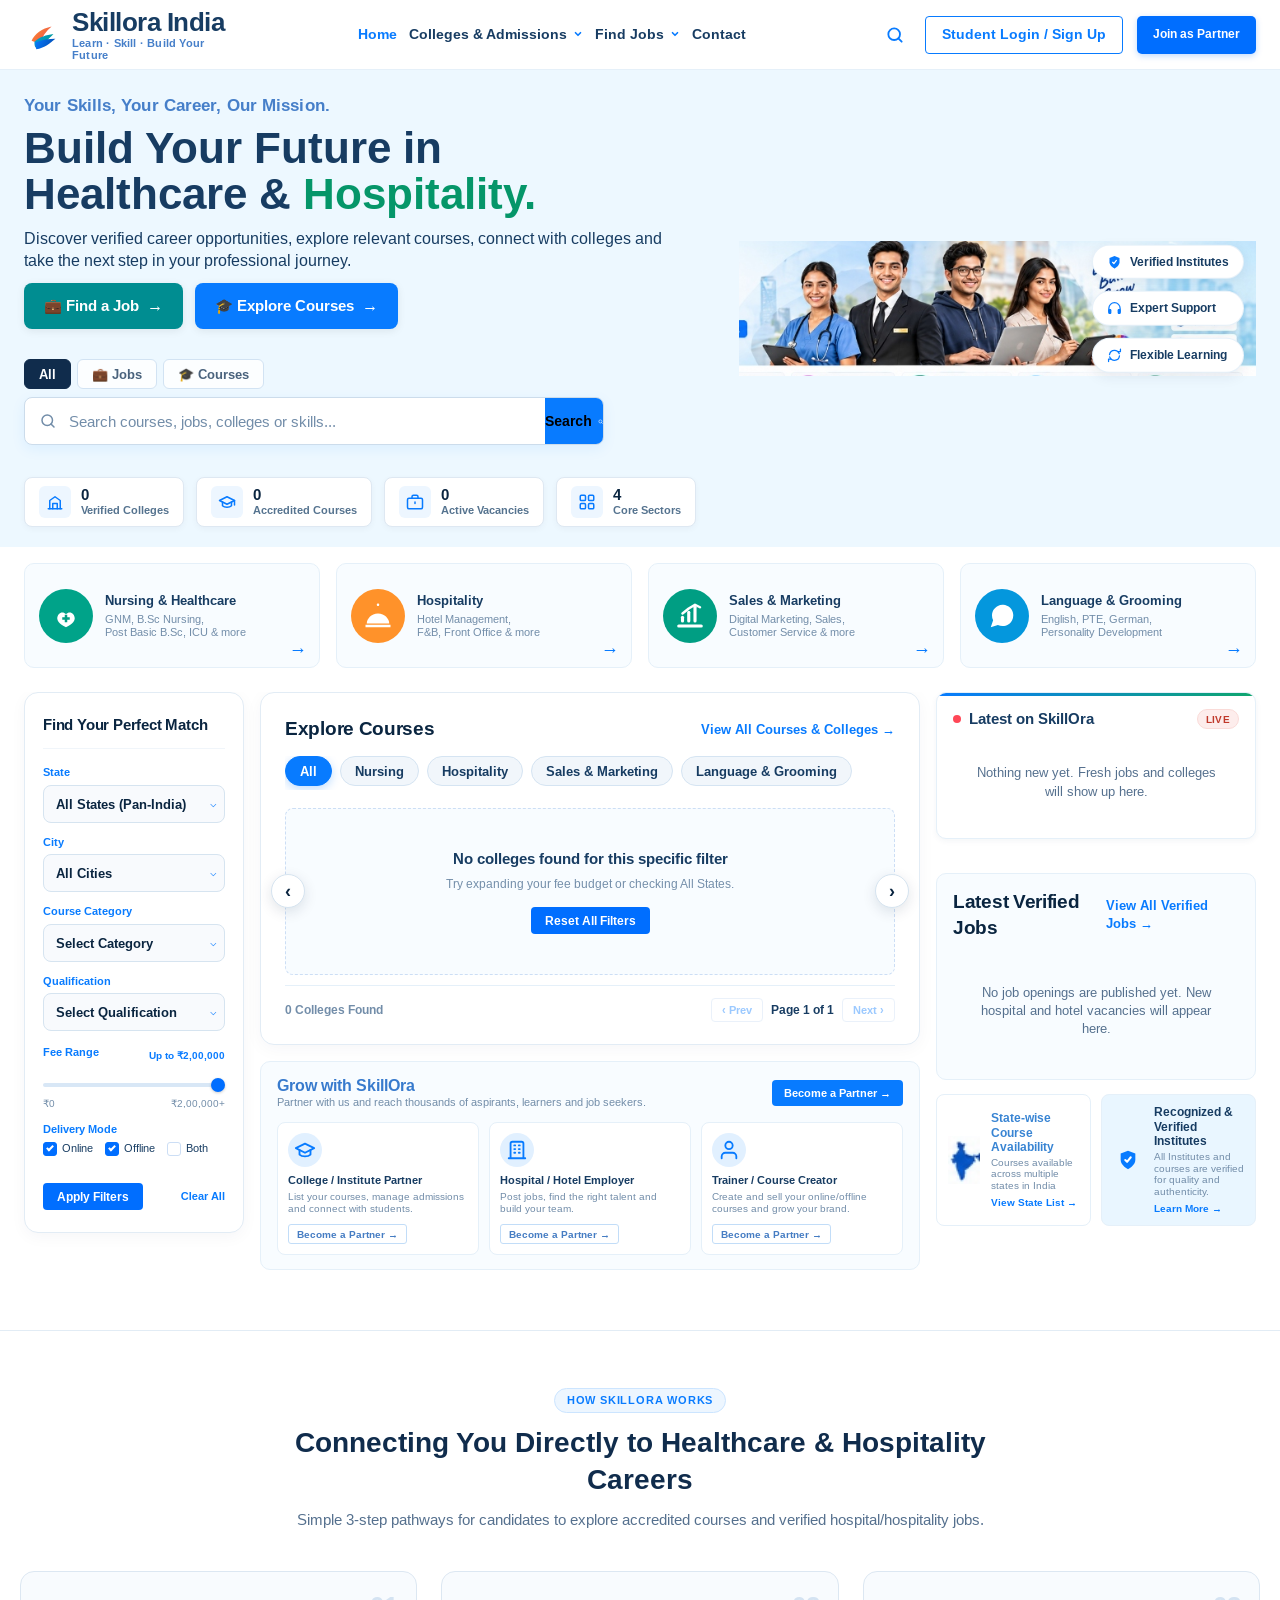
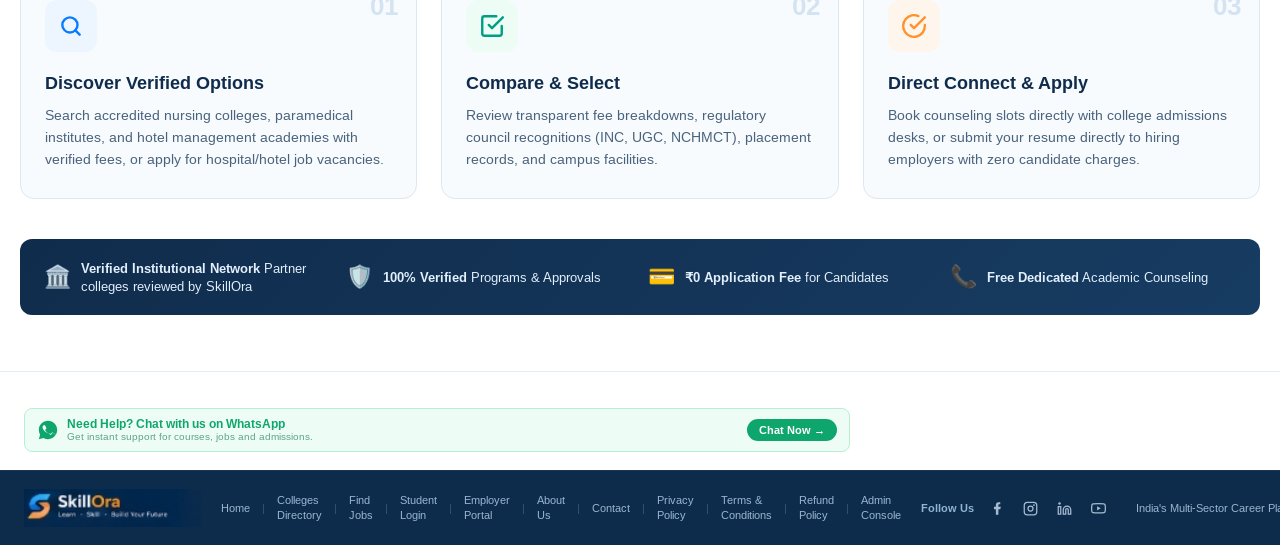
<file: index.html>
<!DOCTYPE html>
<html lang="en">
<head>
  <meta charset="UTF-8">
  <meta name="viewport" content="width=device-width, initial-scale=1.0">
  <title>Skillora India — Healthcare & Hospitality Careers, Courses & Admissions</title>
  <meta name="description" content="Skillora India connects students and jobseekers with accredited colleges, courses, and verified job vacancies in Healthcare and Hospitality.">
  <!-- Google Fonts: Arimo (Exact Figma Font) & Caveat for handwritten script -->
  <link rel="preconnect" href="https://fonts.googleapis.com">
  <link rel="preconnect" href="https://fonts.gstatic.com" crossorigin>
  <link href="https://fonts.googleapis.com/css2?family=Arimo:ital,wght@0,400..700;1,400..700&family=Caveat:wght@600;700&display=swap" rel="stylesheet">
  <link rel="stylesheet" href="styles.css">
  <script src="data/config.js"></script>
  <script src="data/auth_db.js"></script>
</head>
<body>

  <!-- Top Announcement / Toast Bar (if needed) -->
  <div id="toast-container" class="toast-container"></div>

  <!-- MAIN WRAPPER (Exact 1600px Canvas Centered with Auto Layout) -->
  <div class="site-canvas">

    <!-- ========================================================================= -->
    <!-- 1. HEADER / NAVIGATION                                                    -->
    <!-- ========================================================================= -->
    <header class="navbar" id="main-header">
      <div class="nav-container">
        
        <!-- Brand Logo -->
        <a href="#home" class="brand-logo" aria-label="SkillOra Home">
          <div class="logo-mark">
            <svg class="logo-symbol" viewBox="0 0 40 40" fill="none" xmlns="http://www.w3.org/2000/svg">
              <path d="M8 26C11 19 19 13 29 11C23 16 19 22 17 29C15 28 10 27 8 26Z" fill="url(#grad_orange)"/>
              <path d="M11 27C17 22 23 20 31 19C25 25 19 32 12 33C11 31 11 29 11 27Z" fill="url(#grad_cyan)"/>
              <path d="M12 28C19 25 26 24 33 24C27 29 21 34 13 35C12 33 12 30 12 28Z" fill="url(#grad_blue)"/>
              <defs>
                <linearGradient id="grad_orange" x1="8" y1="11" x2="29" y2="29" gradientUnits="userSpaceOnUse">
                  <stop stop-color="#FF922A"/>
                  <stop offset="1" stop-color="#E84655"/>
                </linearGradient>
                <linearGradient id="grad_cyan" x1="11" y1="19" x2="31" y2="33" gradientUnits="userSpaceOnUse">
                  <stop stop-color="#0497DD"/>
                  <stop offset="1" stop-color="#009E83"/>
                </linearGradient>
                <linearGradient id="grad_blue" x1="12" y1="24" x2="33" y2="35" gradientUnits="userSpaceOnUse">
                  <stop stop-color="#087BFF"/>
                  <stop offset="1" stop-color="#0047AB"/>
                </linearGradient>
              </defs>
            </svg>
          </div>
          <div class="logo-text-group">
            <span class="logo-title">Skillora <span class="highlight-orange">India</span></span>
            <span class="logo-tagline">Learn · Skill · Build Your Future</span>
          </div>
        </a>

        <!-- Desktop Navigation Items with Dropdowns -->
        <nav class="nav-menu" aria-label="Main Navigation">
          <a href="index.html" class="nav-link" style="color:var(--color-primary-blue);font-weight:800;">Home</a>
          
          <!-- Colleges & Institutes Dropdown -->
          <div class="nav-item has-dropdown">
            <a href="colleges.html" class="nav-link">
              <span>Colleges & Admissions</span>
              <svg class="chevron-icon" viewBox="0 0 12 12" fill="none"><path d="M3 4.5L6 7.5L9 4.5" stroke="#087BFF" stroke-width="2" stroke-linecap="round" stroke-linejoin="round"/></svg>
            </a>
            <div class="dropdown-menu">
              <a href="colleges.html" class="dropdown-item highlight-link"><span>College Directory →</span></a>
              <a href="colleges.html?sector=Nursing" class="dropdown-item">
                <span class="cat-dot dot-teal"></span>
                <span>Nursing & Healthcare</span>
              </a>
              <a href="colleges.html?sector=Hospitality" class="dropdown-item">
                <span class="cat-dot dot-orange"></span>
                <span>Hospitality & Hotel Mgmt</span>
              </a>
              <a href="colleges.html?sector=Sales" class="dropdown-item">
                <span class="cat-dot dot-green"></span>
                <span>Sales & Marketing</span>
              </a>
              <a href="colleges.html?sector=Language" class="dropdown-item">
                <span class="cat-dot dot-blue"></span>
                <span>Language & Grooming</span>
              </a>
            </div>
          </div>

          <!-- Find Jobs Dropdown -->
          <div class="nav-item has-dropdown">
            <a href="jobs.html" class="nav-link">
              <span>Find Jobs</span>
              <svg class="chevron-icon" viewBox="0 0 12 12" fill="none"><path d="M3 4.5L6 7.5L9 4.5" stroke="#087BFF" stroke-width="2" stroke-linecap="round" stroke-linejoin="round"/></svg>
            </a>
            <div class="dropdown-menu">
              <a href="jobs.html" class="dropdown-item highlight-link"><span>Explore All Verified Vacancies →</span></a>
              <a href="jobs.html?sector=Healthcare" class="dropdown-item"><span>Staff & ICU Nurse Openings</span></a>
              <a href="jobs.html?sector=Hospitality" class="dropdown-item"><span>Hotel Front Desk & Hospitality</span></a>
              <a href="jobs.html?sector=Healthcare" class="dropdown-item"><span>Medical Lab & Healthcare Technicians</span></a>
              <a href="jobs.html?sector=Hospitality" class="dropdown-item"><span>Chef & Culinary Associates</span></a>
            </div>
          </div>

          <!-- Contact Tab Link -->
          <a href="contact.html" class="nav-link" id="nav-contact-link">
            <span>Contact</span>
          </a>



        </nav>

        <!-- Right Action Items -->
        <div class="nav-actions">
          <!-- Search Trigger Icon -->
          <button class="icon-btn search-trigger-btn" id="header-search-btn" title="Search SkillOra" aria-label="Search">
            <svg width="20" height="20" viewBox="0 0 24 24" fill="none">
              <circle cx="11" cy="11" r="7" stroke="#087BFF" stroke-width="2.2"/>
              <path d="M20 20L16 16" stroke="#087BFF" stroke-width="2.2" stroke-linecap="round"/>
            </svg>
          </button>

          <!-- Login Button -->
          <a href="auth.html?role=student" class="btn btn-outline-login" id="login-btn" style="text-decoration:none;" title="Student Login">
            <span class="desktop-auth-text">Student Login / Sign Up</span>
            <span class="mobile-auth-text">Login</span>
          </a>

          <!-- Join as Partner Button -->
          <a href="auth.html?role=institute" class="btn btn-primary-join" id="join-partner-btn" style="text-decoration:none;">
            Join as Partner
          </a>

          <!-- Mobile Hamburger Toggle -->
          <button class="mobile-toggle-btn" id="mobile-toggle" aria-label="Open mobile menu">
            <span></span>
            <span></span>
            <span></span>
          </button>
        </div>

      </div>
    </header>

    <!-- Mobile Slide-Out Drawer Navigation -->
    <div class="mobile-nav-drawer" id="mobile-drawer" aria-hidden="true">
      <div class="mobile-nav-backdrop" id="mobile-backdrop"></div>
      <div class="mobile-nav-pane">
        <div class="mobile-nav-header">
          <div class="brand-logo" style="width:auto;">
            <div class="logo-mark" style="width:32px;height:32px;">
              <svg class="logo-symbol" viewBox="0 0 40 40" fill="none">
                <path d="M8 26C11 19 19 13 29 11C23 16 19 22 17 29C15 28 10 27 8 26Z" fill="#FF922A"/>
                <path d="M11 27C17 22 23 20 31 19C25 25 19 32 12 33C11 31 11 29 11 27Z" fill="#00A389"/>
                <path d="M12 28C19 25 26 24 33 24C27 29 21 34 13 35C12 33 12 30 12 28Z" fill="#087BFF"/>
              </svg>
            </div>
            <div class="logo-text-group">
              <span class="logo-title" style="font-size:20px;">Skill<span class="highlight-orange">Ora</span></span>
            </div>
          </div>
          <button class="mobile-drawer-close" id="mobile-drawer-close" aria-label="Close menu">&times;</button>
        </div>

        <div class="mobile-nav-links">
          <a href="index.html" class="mob-link active"><span>🏠</span> Home</a>
          <a href="colleges.html" class="mob-link"><span>🎓</span> Colleges & Admissions</a>
          <a href="jobs.html" class="mob-link"><span>💼</span> Find Jobs</a>
          <a href="contact.html" class="mob-link"><span>📍</span> Contact Us</a>
          <div class="mob-divider"></div>
          <a href="auth.html?role=student" class="mob-link mob-highlight"><span>🔐</span> Student Login / Sign Up</a>
          <a href="college-portal.html" class="mob-link"><span>🏫</span> College Partner Portal</a>
          <a href="employer-portal.html" class="mob-link"><span>🏨</span> Hospital & Hotel HR Portal</a>
          <a href="admin.html" target="_blank" rel="noopener" class="mob-link mob-admin-link"><span>🛡️</span> Admin Console</a>
        </div>
      </div>
    </div>


    <!-- ========================================================================= -->
    <!-- 1B. PROMINENT TOP LIVE UPDATES & ADMISSION TICKER BAR                     -->
    <!-- ========================================================================= -->
    <div class="top-live-ticker-bar" id="live-updates-bar" aria-label="Latest Admissions & Hiring Alerts">
      <div class="top-ticker-container">
        
        <div class="ticker-live-badge">
          <span class="live-pulse-dot"></span>
          <span class="live-badge-text">LATEST</span>
        </div>

        <div class="top-ticker-track-wrap">
          <div class="top-ticker-track" id="top-ticker-track"></div>
        </div>

        <div class="ticker-action-btn-wrap">
          <button class="btn-all-notices" onclick="window.location.href='colleges.html'">
            <span>Explore All Colleges</span>
            <span>⚡</span>
          </button>
        </div>

      </div>
    </div>

    <!-- ========================================================================= -->
    <!-- 2. HERO SECTION                                                           -->
    <!-- ========================================================================= -->
    <section class="hero-section" id="home">
      <div class="hero-container">
        
        <!-- Left Hero Copy & Interactive Search -->
        <div class="hero-copy">
          <div class="hero-eyebrow">
            Your Skills, Your Career, Our Mission.
          </div>
          
          <h1 class="hero-title">
            <span class="hero-title-line1">Build Your Future in</span>
            <span class="hero-title-line2">Healthcare & <span class="highlight-possibility">Hospitality.</span></span>
          </h1>

          <p class="hero-subtitle">
            Discover verified career opportunities, explore relevant courses, connect with colleges and take the next step in your professional journey.
          </p>

          <!-- Primary Call to Action Gateway Buttons -->
          <div class="hero-primary-ctas">
            <a href="jobs.html" class="btn-hero-cta cta-jobs">
              <span>💼 Find a Job</span>
              <span class="cta-arrow">→</span>
            </a>
            <a href="colleges.html" class="btn-hero-cta cta-courses">
              <span>🎓 Explore Courses</span>
              <span class="cta-arrow">→</span>
            </a>
          </div>

          <!-- Interactive Search Box -->
          <div class="hero-search-wrapper">
            <div class="hero-search-tabs" role="tablist">
              <button type="button" class="search-tab-btn active" id="tab-search-all" onclick="setSearchFilterMode('all', this)">All</button>
              <button type="button" class="search-tab-btn" id="tab-search-jobs" onclick="setSearchFilterMode('jobs', this)">💼 Jobs</button>
              <button type="button" class="search-tab-btn" id="tab-search-courses" onclick="setSearchFilterMode('courses', this)">🎓 Courses</button>
            </div>
            <div class="hero-search-bar" id="hero-search-bar">
              <span class="search-input-icon">
                <svg width="18" height="18" viewBox="0 0 24 24" fill="none">
                  <circle cx="11" cy="11" r="7" stroke="#728DA9" stroke-width="2"/>
                  <path d="M20 20L16 16" stroke="#728DA9" stroke-width="2" stroke-linecap="round"/>
                </svg>
              </span>
              <input 
                type="text" 
                id="hero-search-input" 
                class="hero-search-input" 
                placeholder="Search courses, jobs, colleges or skills..." 
                autocomplete="off"
              >
              <button class="clear-search-btn" id="clear-search-btn" style="display:none;" title="Clear search">✕</button>
              <button class="hero-search-submit" id="hero-search-submit" aria-label="Execute search">
                <span class="search-submit-label">Search</span>
                <svg width="18" height="18" viewBox="0 0 24 24" fill="none">
                  <circle cx="11" cy="11" r="7" stroke="#FFFFFF" stroke-width="2.5"/>
                  <path d="M20 20L16 16" stroke="#FFFFFF" stroke-width="2.5" stroke-linecap="round"/>
                </svg>
              </button>
            </div>

            <!-- Live Search Suggestions Autocomplete Dropdown -->
            <div class="search-autocomplete-dropdown" id="search-autocomplete-dropdown"></div>
          </div>

          <!-- Hero Highlights / Metrics Row -->
          <div class="hero-highlights">
            
            <div class="highlight-item" title="Verified partner institutes on SkillOra">
              <span class="highlight-icon">
                <svg width="18" height="18" viewBox="0 0 24 24" fill="none">
                  <path d="M3 21H21" stroke="#087BFF" stroke-width="2" stroke-linecap="round"/>
                  <path d="M5 21V10L12 5L19 10V21" stroke="#087BFF" stroke-width="2" stroke-linecap="round" stroke-linejoin="round"/>
                  <path d="M9 21V14H15V21" stroke="#087BFF" stroke-width="2" stroke-linecap="round" stroke-linejoin="round"/>
                </svg>
              </span>
              <div class="highlight-text">
                <strong class="highlight-num" data-live-college-count>0</strong>
                <span class="highlight-label">Verified Colleges</span>
              </div>
            </div>

            <div class="highlight-item" title="Courses offered by partner colleges">
              <span class="highlight-icon">
                <svg width="18" height="18" viewBox="0 0 24 24" fill="none">
                  <path d="M22 10L12 5L2 10L12 15L22 10Z" stroke="#087BFF" stroke-width="2" stroke-linecap="round" stroke-linejoin="round"/>
                  <path d="M6 12V17C6 17 8 19 12 19C16 19 18 17 18 17V12" stroke="#087BFF" stroke-width="2" stroke-linecap="round" stroke-linejoin="round"/>
                  <path d="M22 10V16" stroke="#087BFF" stroke-width="2" stroke-linecap="round"/>
                </svg>
              </span>
              <div class="highlight-text">
                <strong class="highlight-num" data-live-course-count>0</strong>
                <span class="highlight-label">Accredited Courses</span>
              </div>
            </div>

            <div class="highlight-item" title="Verified Active Job Openings in Hospitals & Hotels">
              <span class="highlight-icon">
                <svg width="18" height="18" viewBox="0 0 24 24" fill="none">
                  <rect x="2" y="7" width="20" height="14" rx="2" stroke="#087BFF" stroke-width="2"/>
                  <path d="M16 7V5C16 3.89543 15.1046 3 14 3H10C8.89543 3 8 3.89543 8 5V7" stroke="#087BFF" stroke-width="2"/>
                  <path d="M12 12V14" stroke="#087BFF" stroke-width="2" stroke-linecap="round"/>
                </svg>
              </span>
              <div class="highlight-text">
                <strong class="highlight-num" data-live-job-count>0</strong>
                <span class="highlight-label">Active Vacancies</span>
              </div>
            </div>

            <div class="highlight-item" title="4 Core Industry Sectors: Healthcare, Hospitality, Sales & Grooming">
              <span class="highlight-icon">
                <svg width="18" height="18" viewBox="0 0 24 24" fill="none">
                  <rect x="3" y="3" width="7" height="7" rx="1.5" stroke="#087BFF" stroke-width="2"/>
                  <rect x="14" y="3" width="7" height="7" rx="1.5" stroke="#087BFF" stroke-width="2"/>
                  <rect x="14" y="14" width="7" height="7" rx="1.5" stroke="#087BFF" stroke-width="2"/>
                  <rect x="3" y="14" width="7" height="7" rx="1.5" stroke="#087BFF" stroke-width="2"/>
                </svg>
              </span>
              <div class="highlight-text">
                <strong class="highlight-num">4</strong>
                <span class="highlight-label">Core Sectors</span>
              </div>
            </div>

          </div>
        </div>

        <!-- Right Hero Visual with Realistic Photography & Badges -->
        <div class="hero-artwork-container">
          <div class="hero-artwork-inner">
            <!-- Background Artwork Image (4 Diverse Students/Professionals) -->
            <img 
              src="assets/hero_banner.png" 
              alt="SkillOra Indian students and professionals in healthcare, hospitality, IT and creative design" 
              class="hero-artwork-img"
              loading="eager"
            >

            <!-- Interactive Clickable Floating Badges -->
            <div class="hero-floating-badges">
              
              <!-- Badge 1: Verified Institutes -->
              <div class="floating-badge badge-verified" onclick="window.location.href='colleges.html'" role="button" tabindex="0" title="Click to view institute accreditation details">
                <span class="f-badge-icon">
                  <svg width="15" height="15" viewBox="0 0 24 24" fill="none">
                    <path d="M12 22C12 22 20 18 20 12V5L12 2L4 5V12C4 18 12 22 12 22Z" fill="#087BFF"/>
                    <path d="M9 12L11 14L15 9" stroke="#FFFFFF" stroke-width="2" stroke-linecap="round" stroke-linejoin="round"/>
                  </svg>
                </span>
                <span class="f-badge-text">Verified Institutes</span>
              </div>

              <!-- Badge 2: Expert Support -->
              <div class="floating-badge badge-support" onclick="openWhatsAppChat('Expert Support Request')" role="button" tabindex="0" title="Get live 24/7 counseling support">
                <span class="f-badge-icon">
                  <svg width="15" height="15" viewBox="0 0 24 24" fill="none">
                    <path d="M3 18V12C3 7.02944 7.02944 3 12 3C16.9706 3 21 7.02944 21 12V18" stroke="#087BFF" stroke-width="2" stroke-linecap="round"/>
                    <path d="M2 15C2 13.8954 2.89543 13 4 13H5C6.10457 13 7 13.8954 7 15V19C7 20.1046 6.10457 21 5 21H4C2.89543 21 2 20.1046 2 19V15Z" fill="#087BFF"/>
                    <path d="M17 15C17 13.8954 17.8954 13 19 13H20C21.1046 13 22 13.8954 22 15V19C22 20.1046 21.1046 21 20 21H19C17.8954 21 17 20.1046 17 19V15Z" fill="#087BFF"/>
                  </svg>
                </span>
                <span class="f-badge-text">Expert Support</span>
              </div>

              <!-- Badge 3: Flexible Learning -->
              <div class="floating-badge badge-flexible" onclick="showToast('SkillOra offers both 100% Online self-paced & Offline campus batches!')" role="button" tabindex="0" title="Flexible Online & Offline delivery modes">
                <span class="f-badge-icon">
                  <svg width="15" height="15" viewBox="0 0 24 24" fill="none">
                    <path d="M21.5 2V6H17.5" stroke="#087BFF" stroke-width="2" stroke-linecap="round" stroke-linejoin="round"/>
                    <path d="M2.5 22V18H6.5" stroke="#087BFF" stroke-width="2" stroke-linecap="round" stroke-linejoin="round"/>
                    <path d="M20 13C19.4 16.9 16 20 12 20C8.5 20 5.6 17.8 4.4 14.6" stroke="#087BFF" stroke-width="2" stroke-linecap="round"/>
                    <path d="M4 11C4.6 7.1 8 4 12 4C15.5 4 18.4 6.2 19.6 9.4" stroke="#087BFF" stroke-width="2" stroke-linecap="round"/>
                  </svg>
                </span>
                <span class="f-badge-text">Flexible Learning</span>
              </div>

            </div>
          </div>
        </div>

      </div>
    </section>

    <!-- ========================================================================= -->
    <!-- 3. HORIZONTAL CATEGORY CARDS CAROUSEL ROW (7 CARDS)                        -->
    <!-- ========================================================================= -->
    <section class="category-cards-section" aria-label="Browse Career Categories">
      <div class="category-cards-scroll">
        
        <!-- 1. Nursing & Healthcare -->
        <div class="cat-card" data-category="Nursing" role="button" tabindex="0">
          <div class="cat-icon-circle cat-bg-teal">
            <svg width="30" height="30" viewBox="0 0 24 24" fill="none">
              <path d="M19 14C19 17.866 12 21 12 21C12 21 5 17.866 5 14C5 10 9 7.5 12 10.5C15 7.5 19 10 19 14Z" fill="#FFFFFF"/>
              <path d="M9 13H11V11H13V13H15V15H13V17H11V15H9V13Z" fill="#009E83"/>
            </svg>
          </div>
          <div class="cat-details">
            <h3 class="cat-title">Nursing & Healthcare</h3>
            <p class="cat-sub">GNM, B.Sc Nursing,<br>Post Basic B.Sc, ICU & more</p>
          </div>
          <span class="cat-arrow">→</span>
        </div>

        <!-- 2. Hospitality -->
        <div class="cat-card" data-category="Hospitality" role="button" tabindex="0">
          <div class="cat-icon-circle cat-bg-orange">
            <svg width="30" height="30" viewBox="0 0 24 24" fill="none">
              <path d="M12 4C12.5523 4 13 3.55228 13 3C13 2.44772 12.5523 2 12 2C11.4477 2 11 2.44772 11 3C11 3.55228 11.4477 4 12 4Z" fill="#FFFFFF"/>
              <path d="M3 18H21C21 14.5 17.5 10 12 10C6.5 10 3 14.5 3 18Z" fill="#FFFFFF"/>
              <path d="M2 19H22V21H2V19Z" fill="#FFFFFF"/>
            </svg>
          </div>
          <div class="cat-details">
            <h3 class="cat-title">Hospitality</h3>
            <p class="cat-sub">Hotel Management,<br>F&B, Front Office & more</p>
          </div>
          <span class="cat-arrow">→</span>
        </div>

        <!-- 3. Sales & Marketing -->
        <div class="cat-card" data-category="Sales & Marketing" role="button" tabindex="0">
          <div class="cat-icon-circle cat-bg-green">
            <svg width="30" height="30" viewBox="0 0 24 24" fill="none">
              <path d="M3 20H21" stroke="#FFFFFF" stroke-width="2.5" stroke-linecap="round"/>
              <path d="M6 16V13" stroke="#FFFFFF" stroke-width="2.5" stroke-linecap="round"/>
              <path d="M11 16V9" stroke="#FFFFFF" stroke-width="2.5" stroke-linecap="round"/>
              <path d="M16 16V5" stroke="#FFFFFF" stroke-width="2.5" stroke-linecap="round"/>
              <path d="M6 10L11 6L16 3L20 5" stroke="#FFFFFF" stroke-width="2" stroke-linecap="round" stroke-linejoin="round"/>
            </svg>
          </div>
          <div class="cat-details">
            <h3 class="cat-title">Sales & Marketing</h3>
            <p class="cat-sub">Digital Marketing, Sales,<br>Customer Service & more</p>
          </div>
          <span class="cat-arrow">→</span>
        </div>

        <!-- 4. Language & Grooming -->
        <div class="cat-card" data-category="Language" role="button" tabindex="0">
          <div class="cat-icon-circle cat-bg-blue">
            <svg width="30" height="30" viewBox="0 0 24 24" fill="none">
              <path d="M21 11.5C21.0034 12.8199 20.6951 14.1219 20.1 15.3C19.3944 16.7118 18.3098 17.8992 16.9674 18.7293C15.6251 19.5594 14.0782 20.0001 12.5 20C11.1801 20.0035 9.87812 19.6951 8.7 19.1L3 21L4.9 15.3C4.30493 14.1219 3.99656 12.8199 4 11.5C3.99987 9.92179 4.44061 8.37488 5.27072 7.03258C6.10083 5.69028 7.28825 4.6056 8.7 3.90003C9.87812 3.30493 11.1801 2.99656 12.5 3H13C15.0843 3.11502 17.053 3.99479 18.5291 5.47089C20.0052 6.94699 20.885 8.91569 21 11V11.5Z" fill="#FFFFFF"/>
            </svg>
          </div>
          <div class="cat-details">
            <h3 class="cat-title">Language & Grooming</h3>
            <p class="cat-sub">English, PTE, German,<br>Personality Development</p>
          </div>
          <span class="cat-arrow">→</span>
        </div>

      </div>
    </section>

    <!-- ========================================================================= -->
    <!-- 4. MAIN 3-COLUMN BODY LAYOUT                                              -->
    <!-- ========================================================================= -->
    <main class="main-content-layout">

      <!-- ======================================================================= -->
      <!-- COLUMN 1: LEFT FILTER SIDEBAR                                           -->
      <!-- ======================================================================= -->
      <aside class="filter-sidebar" id="sidebar-filters" aria-label="Course and Job Filters">
        <div class="filter-card">
          <h2 class="filter-header-title">Find Your Perfect Match</h2>
          
          <form id="filter-form" onsubmit="event.preventDefault(); applySidebarFilters();">
            
            <!-- State Select -->
            <div class="filter-field">
              <label for="filter-state" class="filter-label">State</label>
              <div class="select-wrapper">
                <select id="filter-state" class="filter-select" onchange="updateCityOptions()">
                  <option value="">All States (Pan-India)</option>
                  <option value="Maharashtra">Maharashtra</option>
                  <option value="Delhi">Delhi NCR</option>
                  <option value="Karnataka">Karnataka</option>
                  <option value="Tamil Nadu">Tamil Nadu</option>
                  <option value="Uttar Pradesh">Uttar Pradesh</option>
                  <option value="Rajasthan">Rajasthan</option>
                  <option value="Gujarat">Gujarat</option>
                  <option value="West Bengal">West Bengal</option>
                  <option value="Kerala">Kerala</option>
                  <option value="Punjab">Punjab</option>
                  <option value="Haryana">Haryana</option>
                  <option value="Telangana">Telangana</option>
                  <option value="Andhra Pradesh">Andhra Pradesh</option>
                  <option value="Madhya Pradesh">Madhya Pradesh</option>
                  <option value="Bihar">Bihar</option>
                  <option value="Odisha">Odisha</option>
                  <option value="Assam">Assam</option>
                  <option value="Jharkhand">Jharkhand</option>
                  <option value="Chhattisgarh">Chhattisgarh</option>
                  <option value="Uttarakhand">Uttarakhand</option>
                  <option value="Himachal Pradesh">Himachal Pradesh</option>
                  <option value="Goa">Goa</option>
                  <option value="Jammu and Kashmir">Jammu & Kashmir</option>
                </select>
                <span class="select-arrow">⌵</span>
              </div>
            </div>

            <!-- City Select -->
            <div class="filter-field">
              <label for="filter-city" class="filter-label">City</label>
              <div class="select-wrapper">
                <select id="filter-city" class="filter-select">
                  <option value="">Select City</option>
                  <option value="Mumbai">Mumbai</option>
                  <option value="Pune">Pune</option>
                  <option value="Delhi">Delhi</option>
                  <option value="Bengaluru">Bengaluru</option>
                  <option value="Jaipur">Jaipur</option>
                  <option value="Lucknow">Lucknow</option>
                  <option value="Kolkata">Kolkata</option>
                </select>
                <span class="select-arrow">⌵</span>
              </div>
            </div>

            <!-- Course Category Select -->
            <div class="filter-field">
              <label for="filter-category" class="filter-label">Course Category</label>
              <div class="select-wrapper">
                <select id="filter-category" class="filter-select">
                  <option value="">Select Category</option>
                  <option value="Nursing">Nursing & Healthcare</option>
                  <option value="Hospitality">Hospitality & Hotel Mgmt</option>
                  <option value="Sales & Marketing">Sales & Marketing</option>
                  <option value="Language">Language & Grooming</option>
                </select>
                <span class="select-arrow">⌵</span>
              </div>
            </div>

            <!-- Qualification Select -->
            <div class="filter-field">
              <label for="filter-qualification" class="filter-label">Qualification</label>
              <div class="select-wrapper">
                <select id="filter-qualification" class="filter-select">
                  <option value="">Select Qualification</option>
                  <option value="10th">10th Standard Pass</option>
                  <option value="12th">12th Standard Pass</option>
                  <option value="Diploma">Diploma Holder</option>
                  <option value="Graduate">Graduate (B.Sc / B.Com / B.A / B.Tech)</option>
                  <option value="PostGraduate">Post Graduate</option>
                </select>
                <span class="select-arrow">⌵</span>
              </div>
            </div>

            <!-- Fee Range Slider -->
            <div class="filter-field fee-range-field">
              <div class="fee-label-row">
                <label for="filter-fee" class="filter-label">Fee Range</label>
                <span class="fee-current-val" id="fee-current-val">Up to ₹2,00,000</span>
              </div>
              <input 
                type="range" 
                id="filter-fee" 
                class="fee-slider" 
                min="10000" 
                max="200000" 
                step="5000" 
                value="200000"
                oninput="updateFeeDisplay(this.value)"
              >
              <div class="fee-minmax-row">
                <span>₹0</span>
                <span>₹2,00,000+</span>
              </div>
            </div>

            <!-- Delivery Mode Checkboxes -->
            <div class="filter-field">
              <label class="filter-label">Delivery Mode</label>
              <div class="checkbox-row">
                <label class="custom-checkbox">
                  <input type="checkbox" name="mode" value="Online" checked>
                  <span class="checkmark"></span>
                  <span class="cb-text">Online</span>
                </label>

                <label class="custom-checkbox">
                  <input type="checkbox" name="mode" value="Offline" checked>
                  <span class="checkmark"></span>
                  <span class="cb-text">Offline</span>
                </label>

                <label class="custom-checkbox">
                  <input type="checkbox" name="mode" value="Both">
                  <span class="checkmark"></span>
                  <span class="cb-text">Both</span>
                </label>
              </div>
            </div>

            <!-- Filter Buttons -->
            <div class="filter-actions-row">
              <button type="submit" class="btn btn-apply-filters">
                Apply Filters
              </button>
              <button type="button" class="btn-clear-filters" onclick="resetSidebarFilters()">
                Clear All
              </button>
            </div>

          </form>
        </div>
      </aside>

      <!-- ======================================================================= -->
      <!-- COLUMN 2: MIDDLE COLUMN (EXPLORE COURSES + GROW WITH SKILLORA)          -->
      <!-- ======================================================================= -->
      <section class="courses-and-partnerships" id="courses">
        
        <!-- Explore Courses Card Container -->
        <div class="explore-courses-card">
          
          <div class="section-title-row">
            <h2 class="section-heading">Explore Courses</h2>
            <a href="colleges.html" class="view-all-link">
              View All Courses & Colleges →
            </a>
          </div>

          <!-- Category Pill Filter Tabs -->
          <div class="course-pills-row" role="tablist">
            <button class="pill-btn active" role="tab" aria-selected="true" data-cat="All" onclick="filterByCategory('All')">All</button>
            <button class="pill-btn" role="tab" aria-selected="false" data-cat="Nursing" onclick="filterByCategory('Nursing')">Nursing</button>
            <button class="pill-btn" role="tab" aria-selected="false" data-cat="Hospitality" onclick="filterByCategory('Hospitality')">Hospitality</button>
            <button class="pill-btn" role="tab" aria-selected="false" data-cat="Sales & Marketing" onclick="filterByCategory('Sales & Marketing')">Sales & Marketing</button>
            <button class="pill-btn" role="tab" aria-selected="false" data-cat="Language" onclick="filterByCategory('Language')">Language & Grooming</button>
          </div>

          <!-- Course Carousel Area with Left and Right Chevrons -->
          <div class="courses-carousel-wrapper">
            
            <button class="carousel-nav-btn prev-btn" id="courses-prev-btn" onclick="slideCourses(-1)" aria-label="Previous Courses">
              ‹
            </button>

            <div class="courses-grid" id="courses-grid">
              
            </div>

            <button class="carousel-nav-btn next-btn" id="courses-next-btn" onclick="slideCourses(1)" aria-label="Next Courses">
              ›
            </button>

          </div>

          <!-- Catalog Pagination & Real-time Count -->
          <div class="catalog-pagination-row" id="catalog-pagination-row">
            <span class="catalog-count-badge" id="catalog-count-badge">Loading colleges…</span>
            <div class="catalog-nav-controls">
              <button class="btn btn-page-prev" id="page-prev-btn" onclick="changeCatalogPage(-1)" disabled>‹ Prev</button>
              <span class="page-indicator" id="page-indicator">Page 1 of 1</span>
              <button class="btn btn-page-next" id="page-next-btn" onclick="changeCatalogPage(1)">Next ›</button>
            </div>
          </div>

        </div>

        <!-- Grow with SkillOra Partnership Container -->
        <div class="grow-with-skillora-card">
          <div class="grow-header-row">
            <div class="grow-intro">
              <h3 class="grow-title">Grow with SkillOra</h3>
              <p class="grow-sub">Partner with us and reach thousands of aspirants, learners and job seekers.</p>
            </div>
            <button class="btn btn-become-partner-hero" onclick="openPartnerModal('general')">
              Become a Partner →
            </button>
          </div>

          <!-- 3 Partner Cards -->
          <div class="partner-cards-grid">
            
            <!-- Partner 1 -->
            <div class="partner-card">
              <div class="partner-icon-circle">
                <svg width="22" height="22" viewBox="0 0 24 24" fill="none">
                  <path d="M22 10L12 5L2 10L12 15L22 10Z" stroke="#087BFF" stroke-width="2" stroke-linecap="round" stroke-linejoin="round"/>
                  <path d="M6 12V17C6 17 8 19 12 19C16 19 18 17 18 17V12" stroke="#087BFF" stroke-width="2" stroke-linecap="round" stroke-linejoin="round"/>
                </svg>
              </div>
              <div class="partner-card-body">
                <h4 class="partner-card-title">College / Institute Partner</h4>
                <p class="partner-card-desc">List your courses, manage admissions and connect with students.</p>
              </div>
              <button class="btn-partner-link" onclick="openPartnerModal('institute')">
                Become a Partner →
              </button>
            </div>

            <!-- Partner 2 -->
            <div class="partner-card">
              <div class="partner-icon-circle">
                <svg width="22" height="22" viewBox="0 0 24 24" fill="none">
                  <path d="M3 21H21" stroke="#087BFF" stroke-width="2" stroke-linecap="round"/>
                  <path d="M5 21V5C5 3.89543 5.89543 3 7 3H17C18.1046 3 19 3.89543 19 5V21" stroke="#087BFF" stroke-width="2"/>
                  <path d="M9 7H10" stroke="#087BFF" stroke-width="2" stroke-linecap="round"/>
                  <path d="M14 7H15" stroke="#087BFF" stroke-width="2" stroke-linecap="round"/>
                  <path d="M9 11H10" stroke="#087BFF" stroke-width="2" stroke-linecap="round"/>
                  <path d="M14 11H15" stroke="#087BFF" stroke-width="2" stroke-linecap="round"/>
                  <path d="M9 15H10" stroke="#087BFF" stroke-width="2" stroke-linecap="round"/>
                  <path d="M14 15H15" stroke="#087BFF" stroke-width="2" stroke-linecap="round"/>
                </svg>
              </div>
              <div class="partner-card-body">
                <h4 class="partner-card-title">Hospital / Hotel Employer</h4>
                <p class="partner-card-desc">Post jobs, find the right talent and build your team.</p>
              </div>
              <button class="btn-partner-link" onclick="openPartnerModal('employer')">
                Become a Partner →
              </button>
            </div>

            <!-- Partner 3 -->
            <div class="partner-card">
              <div class="partner-icon-circle">
                <svg width="22" height="22" viewBox="0 0 24 24" fill="none">
                  <path d="M20 21V19C20 16.7909 18.2091 15 16 15H8C5.79086 15 4 16.7909 4 19V21" stroke="#087BFF" stroke-width="2" stroke-linecap="round"/>
                  <circle cx="12" cy="7" r="4" stroke="#087BFF" stroke-width="2"/>
                </svg>
              </div>
              <div class="partner-card-body">
                <h4 class="partner-card-title">Trainer / Course Creator</h4>
                <p class="partner-card-desc">Create and sell your online/offline courses and grow your brand.</p>
              </div>
              <button class="btn-partner-link" onclick="openPartnerModal('trainer')">
                Become a Partner →
              </button>
            </div>

          </div>
        </div>

      </section>

      <!-- ======================================================================= -->
      <!-- COLUMN 3: RIGHT COLUMN (LATEST VERIFIED JOBS + TRUST CARDS)             -->
      <!-- ======================================================================= -->
      <section class="jobs-and-trust-column" id="jobs">
        
        <!-- High-Visibility Live Career & Admission Bulletin Card -->
        <div class="updates-bulletin-card">
          <div class="bulletin-header-row">
            <div class="bulletin-title-group">
              <span class="bulletin-live-dot"></span>
              <h3 class="bulletin-heading">Latest on SkillOra</h3>
            </div>
            <span class="bulletin-badge-today">LIVE</span>
          </div>

          <div class="bulletin-list" id="bulletin-list"></div>
        </div>

        <!-- Latest Verified Jobs Card -->
        <div class="verified-jobs-card">
          <div class="section-title-row">
            <h2 class="section-heading">Latest Verified Jobs</h2>
            <a href="jobs.html" class="view-all-link">
              View All Verified Jobs →
            </a>
          </div>

          <!-- Job Listings Stack (4 Jobs with Real Place Photos) -->
          <div class="job-items-stack" id="job-items-stack"></div>
        </div>

        <!-- 2 Side-by-Side Trust Highlight Cards -->
        <div class="trust-highlights-row">
          
          <!-- Trust Card 1: State-wise Course Availability -->
          <div class="trust-card state-trust-card" onclick="window.location.href='colleges.html'" role="button" tabindex="0">
            <div class="trust-icon-wrap">
              <img src="assets/india_map.png" alt="India Map" class="trust-india-map">
            </div>
            <div class="trust-text-wrap">
              <h4 class="trust-title text-blue">State-wise Course Availability</h4>
              <p class="trust-desc">Courses available across multiple states in India</p>
              <a href="javascript:void(0)" class="trust-link">View State List →</a>
            </div>
          </div>

          <!-- Trust Card 2: Recognized & Verified Institutes -->
          <div class="trust-card cert-trust-card" onclick="window.location.href='colleges.html'" role="button" tabindex="0">
            <div class="trust-icon-wrap">
              <div class="shield-badge-icon">
                <svg width="22" height="22" viewBox="0 0 24 24" fill="none">
                  <path d="M12 22C12 22 20 18 20 12V5L12 2L4 5V12C4 18 12 22 12 22Z" fill="#087BFF"/>
                  <path d="M9 12L11 14L15 9" stroke="#FFFFFF" stroke-width="2.2" stroke-linecap="round" stroke-linejoin="round"/>
                </svg>
              </div>
            </div>
            <div class="trust-text-wrap">
              <h4 class="trust-title text-navy">Recognized & Verified Institutes</h4>
              <p class="trust-desc">All Institutes and courses are verified for quality and authenticity.</p>
              <a href="javascript:void(0)" class="trust-link">Learn More →</a>
            </div>
          </div>

        </div>

      </section>

    </main>

    <!-- ========================================================================= -->
    <!-- 4B. HOW IT WORKS (3-STEP JOURNEY + TRUST EVIDENCE)                        -->
    <!-- ========================================================================= -->
    <section class="how-it-works-section" id="how-it-works" aria-label="How Skillora India Works">
      <div class="how-it-works-container">
        
        <div class="section-heading-center">
          <span class="section-tag-pill">HOW SKILLORA WORKS</span>
          <h2 class="section-main-title">Connecting You Directly to Healthcare & Hospitality Careers</h2>
          <p class="section-sub-desc">Simple 3-step pathways for candidates to explore accredited courses and verified hospital/hospitality jobs.</p>
        </div>

        <div class="how-steps-grid">
          
          <div class="how-step-card">
            <div class="step-num-badge">01</div>
            <div class="step-icon-wrap icon-blue">
              <svg width="26" height="26" viewBox="0 0 24 24" fill="none"><circle cx="11" cy="11" r="7" stroke="#087BFF" stroke-width="2.2"/><path d="M20 20L16 16" stroke="#087BFF" stroke-width="2.2" stroke-linecap="round"/></svg>
            </div>
            <h3 class="step-title">Discover Verified Options</h3>
            <p class="step-desc">Search accredited nursing colleges, paramedical institutes, and hotel management academies with verified fees, or apply for hospital/hotel job vacancies.</p>
          </div>

          <div class="how-step-card">
            <div class="step-num-badge">02</div>
            <div class="step-icon-wrap icon-teal">
              <svg width="26" height="26" viewBox="0 0 24 24" fill="none"><path d="M9 11L12 14L22 4" stroke="#009E83" stroke-width="2.2" stroke-linecap="round" stroke-linejoin="round"/><path d="M21 12V19C21 20.1046 20.1046 21 19 21H5C3.89543 21 3 20.1046 3 19V5C3 3.89543 3.89543 3 5 3H16" stroke="#009E83" stroke-width="2.2" stroke-linecap="round"/></svg>
            </div>
            <h3 class="step-title">Compare & Select</h3>
            <p class="step-desc">Review transparent fee breakdowns, regulatory council recognitions (INC, UGC, NCHMCT), placement records, and campus facilities.</p>
          </div>

          <div class="how-step-card">
            <div class="step-num-badge">03</div>
            <div class="step-icon-wrap icon-orange">
              <svg width="26" height="26" viewBox="0 0 24 24" fill="none"><path d="M22 11.08V12C21.9988 14.1564 21.3005 16.2547 20.0093 17.9818C18.7182 19.709 16.9033 20.9725 14.8354 21.5839C12.7674 22.1953 10.5573 22.1219 8.53447 21.3746C6.51168 20.6273 4.78465 19.2461 3.61096 17.4371C2.43727 15.628 1.87979 13.4881 2.02168 11.3363C2.16356 9.18455 2.99721 7.13631 4.39828 5.49706C5.79935 3.85781 7.69279 2.71537 9.79619 2.24013C11.8996 1.7649 14.1003 1.98232 16.07 2.85999" stroke="#FF922A" stroke-width="2.2" stroke-linecap="round"/><path d="M22 4L12 14.01L9 11.01" stroke="#FF922A" stroke-width="2.2" stroke-linecap="round" stroke-linejoin="round"/></svg>
            </div>
            <h3 class="step-title">Direct Connect & Apply</h3>
            <p class="step-desc">Book counseling slots directly with college admissions desks, or submit your resume directly to hiring employers with zero candidate charges.</p>
          </div>

        </div>

        <div class="how-trust-banner">
          <div class="trust-badge-item">
            <span class="trust-badge-icon">🏛️</span>
            <div><strong>Verified Institutional Network</strong> Partner colleges reviewed by SkillOra</div>
          </div>
          <div class="trust-badge-item">
            <span class="trust-badge-icon">🛡️</span>
            <div><strong>100% Verified</strong> Programs & Approvals</div>
          </div>
          <div class="trust-badge-item">
            <span class="trust-badge-icon">💳</span>
            <div><strong>₹0 Application Fee</strong> for Candidates</div>
          </div>
          <div class="trust-badge-item">
            <span class="trust-badge-icon">📞</span>
            <div><strong>Free Dedicated</strong> Academic Counseling</div>
          </div>
        </div>

      </div>
    </section>

    <!-- ========================================================================= -->
    <!-- 5. BOTTOM TICKER & WHATSAPP SUPPORT BAR                                   -->
    <!-- ========================================================================= -->
    <section class="bottom-support-bar" id="updates">
      
      <!-- Left: Latest Updates Ticker -->
      <div class="updates-ticker-card">
        <div class="ticker-badge">
          <svg width="15" height="15" viewBox="0 0 24 24" fill="none"><path d="M19 20H5C3.89543 20 3 19.1046 3 18V6C3 4.89543 3.89543 4 5 4H19C20.1046 4 21 4.89543 21 6V18C21 19.1046 20.1046 20 19 20Z" stroke="#087BFF" stroke-width="2"/><path d="M7 8H17" stroke="#087BFF" stroke-width="2"/><path d="M7 12H17" stroke="#087BFF" stroke-width="2"/><path d="M7 16H13" stroke="#087BFF" stroke-width="2"/></svg>
          <span>Latest Updates</span>
        </div>
        <div class="ticker-content" id="ticker-content"></div>
      </div>

      <!-- Right: WhatsApp Help Widget -->
      <div class="whatsapp-help-card" onclick="openWhatsAppChat()" role="button" tabindex="0">
        <div class="wa-icon-circle">
          <svg width="22" height="22" viewBox="0 0 24 24" fill="none">
            <path d="M12 2C6.48 2 2 6.48 2 12C2 13.85 2.5 15.58 3.38 17.07L2 22L7.09 20.67C8.54 21.51 10.22 22 12 22C17.52 22 22 17.52 22 12C22 6.48 17.52 2 12 2Z" fill="#0FA66D"/>
            <path d="M16.9 14.5C16.6 15.3 15.4 15.9 14.6 16C14 16.1 13.2 16.1 11.2 15.3C8.7 14.2 7.1 11.6 7 11.4C6.9 11.2 6.1 10.1 6.1 9C6.1 7.9 6.7 7.3 6.9 7.1C7.1 6.9 7.4 6.8 7.7 6.8C7.9 6.8 8.1 6.8 8.3 6.8C8.5 6.8 8.7 6.7 9 7.4C9.3 8.1 10 9.7 10.1 9.9C10.2 10.1 10.2 10.3 10.1 10.5C10 10.7 9.9 10.8 9.7 11C9.5 11.2 9.3 11.4 9.1 11.6C8.9 11.8 8.7 12 8.9 12.3C9.1 12.6 10 14 11.3 15.1C13 16.5 14.4 16.9 14.7 17.1C15 17.2 15.3 17.2 15.5 17C15.7 16.8 16.4 15.9 16.6 15.5C16.8 15.1 17 15.2 17.3 15.3C17.6 15.4 19.3 16.2 19.6 16.4C19.9 16.6 20.1 16.7 20.2 16.9C20.3 17.2 20.3 17.8 16.9 14.5Z" fill="#FFFFFF"/>
          </svg>
        </div>
        <div class="wa-text-group">
          <div class="wa-heading">Need Help? Chat with us on WhatsApp</div>
          <div class="wa-sub">Get instant support for courses, jobs and admissions.</div>
        </div>
        <button class="btn btn-chat-now" aria-label="Chat with WhatsApp support">
          Chat Now →
        </button>
      </div>

    </section>

    <!-- ========================================================================= -->
    <!-- 6. FOOTER                                                                 -->
    <!-- ========================================================================= -->
    <footer class="site-footer" id="footer">
      <div class="footer-container">
        
        <!-- Left: SkillOra Footer Logo Artwork -->
        <a href="#home" class="footer-brand" aria-label="SkillOra Home">
          <img src="assets/footer_logo.png" alt="SkillOra - Learn · Skill · Build Your Future" class="footer-logo-img">
        </a>

        <!-- Center: Quick Nav Links -->
        <nav class="footer-nav" aria-label="Footer Links">
          <a href="index.html">Home</a>
          <span class="footer-sep">|</span>
          <a href="colleges.html">Colleges Directory</a>
          <span class="footer-sep">|</span>
          <a href="jobs.html">Find Jobs</a>
          <span class="footer-sep">|</span>
          <a href="auth.html?role=student">Student Login</a>
          <span class="footer-sep">|</span>
          <a href="employer-portal.html">Employer Portal</a>
          <span class="footer-sep">|</span>
          <a href="about.html">About Us</a>
          <span class="footer-sep">|</span>
          <a href="contact.html">Contact</a>
          <span class="footer-sep">|</span>
          <a href="privacy.html">Privacy Policy</a>
          <span class="footer-sep">|</span>
          <a href="terms.html">Terms & Conditions</a>
          <span class="footer-sep">|</span>
          <a href="refund.html">Refund Policy</a>
          <span class="footer-sep">|</span>
          <a href="admin.html" target="_blank" rel="noopener">Admin Console</a>
        </nav>

        <!-- Right: Social Links & Platform Badge -->
        <div class="footer-right-group">
          <div class="footer-social-row">
            <span class="social-label">Follow Us</span>
            <div class="social-icons">
              <a href="https://facebook.com" target="_blank" rel="noopener" class="social-icon-btn" title="Facebook" aria-label="Facebook">
                <svg width="15" height="15" viewBox="0 0 24 24" fill="none"><path d="M18 2H15C12.7909 2 11 3.79086 11 6V9H8V13H11V22H15V13H18L19 9H15V6C15 5.44772 15.4477 5 16 5H18V2Z" fill="#A5BBD2"/></svg>
              </a>
              <a href="https://instagram.com" target="_blank" rel="noopener" class="social-icon-btn" title="Instagram" aria-label="Instagram">
                <svg width="15" height="15" viewBox="0 0 24 24" fill="none"><rect x="2" y="2" width="20" height="20" rx="5" stroke="#A5BBD2" stroke-width="2"/><circle cx="12" cy="12" r="4" stroke="#A5BBD2" stroke-width="2"/><circle cx="17.5" cy="6.5" r="1.5" fill="#A5BBD2"/></svg>
              </a>
              <a href="https://linkedin.com" target="_blank" rel="noopener" class="social-icon-btn" title="LinkedIn" aria-label="LinkedIn">
                <svg width="15" height="15" viewBox="0 0 24 24" fill="none"><path d="M16 8C17.5913 8 19.1174 8.63214 20.2426 9.75736C21.3679 10.8826 22 12.4087 22 14V21H18V14C18 13.4696 17.7893 12.9609 17.4142 12.5858C17.0391 12.2107 16.5304 12 16 12C15.4696 12 14.9609 12.2107 14.5858 12.5858C14.2107 12.9609 14 13.4696 14 14V21H10V14C10 12.4087 10.6321 10.8826 11.7574 9.75736C12.8826 8.63214 14.4087 8 16 8Z" stroke="#A5BBD2" stroke-width="2" stroke-linecap="round" stroke-linejoin="round"/><rect x="2" y="9" width="4" height="12" stroke="#A5BBD2" stroke-width="2"/><circle cx="4" cy="4" r="2" fill="#A5BBD2"/></svg>
              </a>
              <a href="https://youtube.com" target="_blank" rel="noopener" class="social-icon-btn" title="YouTube" aria-label="YouTube">
                <svg width="15" height="15" viewBox="0 0 24 24" fill="none"><path d="M22.54 6.42C22.42 5.97 22.18 5.56 21.84 5.23C21.5 4.9 21.08 4.68 20.63 4.58C18.96 4.14 12 4.14 12 4.14C12 4.14 5.04 4.14 3.37 4.58C2.92 4.69 2.5 4.91 2.16 5.24C1.82 5.57 1.58 5.98 1.46 6.43C1.03 8.12 1.03 11.64 1.03 11.64C1.03 11.64 1.03 15.16 1.46 16.85C1.58 17.3 1.82 17.71 2.16 18.04C2.5 18.37 2.92 18.59 3.37 18.7C5.04 19.14 12 19.14 12 19.14C12 19.14 18.96 19.14 20.63 18.7C21.08 18.59 21.5 18.37 21.84 18.04C22.18 17.71 22.42 17.3 22.54 16.85C22.97 15.16 22.97 11.64 22.97 11.64C22.97 11.64 22.97 8.12 22.54 6.42Z" stroke="#A5BBD2" stroke-width="2"/><polygon points="9.75,15.02 15.5,11.64 9.75,8.26" fill="#A5BBD2"/></svg>
              </a>
            </div>
          </div>
          <div class="footer-country-badge">
            India's Multi-Sector Career Platform
          </div>
        </div>

      </div>
    </footer>

  </div> <!-- End site-canvas -->

  <!-- ========================================================================= -->
  <!-- 7. INTERACTIVE MODALS & DRAWERS (FULLY WORKING FUNCTIONALITY)             -->
  <!-- ========================================================================= -->

  <!-- Modal 1: College Intelligence & Course Details Modal (Collegedunia-Style) -->
  <div class="modal-backdrop" id="course-modal" aria-hidden="true">
    <div class="modal-dialog modal-lg">
      <button class="modal-close-btn" onclick="closeModal('course-modal')">✕</button>
      
      <!-- Campus Place Photo Banner -->
      <div class="modal-campus-hero">
        <img id="modal-campus-img" src="assets/places/campus_nursing_1.jpg" alt="College Campus Facility" class="modal-campus-img">
        <div class="modal-campus-badge">
          <svg width="12" height="12" viewBox="0 0 24 24" fill="none"><path d="M5 13L9 17L19 7" stroke="#FFFFFF" stroke-width="3" stroke-linecap="round" stroke-linejoin="round"/></svg>
          <span id="modal-campus-badge-text">Verified Campus & Teaching Facility</span>
        </div>
      </div>

      <!-- Modal Header -->
      <div class="modal-header">
        <div style="display:flex;align-items:center;gap:6px;margin-bottom:6px;flex-wrap:wrap;">
          <span class="modal-category-badge" id="modal-course-cat">Nursing & Healthcare</span>
          <span class="star-rating-pill" id="modal-rating-pill">★ 4.8 / 5</span>
          <span class="modal-category-badge badge-green" id="modal-approval-badge">INC Approved</span>
          <span class="photo-verified-pill">📸 Physical Campus Verified</span>
        </div>
        <h2 class="modal-title" id="modal-course-title">—</h2>
        <div class="modal-institute-name" id="modal-course-institute">Mumbai, Maharashtra • Est. 2012</div>
      </div>

      <!-- College Tabs Nav -->
      <div class="college-tab-nav">
        <button class="c-tab-btn active" onclick="switchCollegeTab(this, 'c-tab-overview')">Overview</button>
        <button class="c-tab-btn" onclick="switchCollegeTab(this, 'c-tab-courses')">Courses & Fees (<span id="modal-tab-courses-count">3</span>)</button>
        <button class="c-tab-btn" onclick="switchCollegeTab(this, 'c-tab-placements')">Placements & Recruiters</button>
        <button class="c-tab-btn" onclick="switchCollegeTab(this, 'c-tab-campus')">Campus & Hostel</button>
      </div>

      <!-- Tab 1: Overview -->
      <div class="college-tab-pane active" id="c-tab-overview">
        <div class="modal-info-grid">
          <div class="info-pill"><span class="pill-label">Duration</span><strong id="modal-course-duration">3 Years</strong></div>
          <div class="info-pill"><span class="pill-label">Annual Fee</span><strong id="modal-course-fee">₹ 45,000</strong></div>
          <div class="info-pill"><span class="pill-label">Study Mode</span><strong id="modal-course-mode">Offline Campus</strong></div>
          <div class="info-pill"><span class="pill-label">Approval</span><strong id="modal-course-appr">INC Approved</strong></div>
        </div>

        <div class="modal-description-box">
          <h4>Institute Profile & Academics</h4>
          <p id="modal-course-desc">Leading accredited institution offering intensive hands-on lab training, experienced hospital mentors, and high placement ratios.</p>
          <ul class="modal-bullet-list">
            <li>✔ Complete clinical & practical rotational internships in tier-1 partner hospitals/companies</li>
            <li>✔ Placement assistance through SkillOra partner employers</li>
            <li>✔ Zero-cost educational financing and state scholarship assistance available</li>
          </ul>
        </div>
      </div>

      <!-- Tab 2: Courses & Fees Table (Collegedunia-style) -->
      <div class="college-tab-pane" id="c-tab-courses">
        <div class="courses-fee-table-wrap">
          <table class="courses-fee-table">
            <thead>
              <tr>
                <th>Course Name</th>
                <th>Duration</th>
                <th>Annual Fee</th>
                <th>Study Mode</th>
                <th>Eligibility</th>
                <th>Action</th>
              </tr>
            </thead>
            <tbody id="modal-courses-table-body">
              <!-- Dynamically populated -->
            </tbody>
          </table>
        </div>
      </div>

      <!-- Tab 3: Placements -->
      <div class="college-tab-pane" id="c-tab-placements">
        <div class="placements-stat-grid">
          <div class="placement-stat-box">
            <div class="p-stat-val" id="modal-highest-pkg">₹ 6.5 LPA</div>
            <div class="p-stat-lbl">Highest Salary Package</div>
          </div>
          <div class="placement-stat-box">
            <div class="p-stat-val" id="modal-avg-pkg">₹ 3.4 LPA</div>
            <div class="p-stat-lbl">Average Salary Package</div>
          </div>
        </div>
        <div class="modal-description-box">
          <h4>Top Corporate Hiring Partners</h4>
          <div class="recruiters-tag-list" id="modal-recruiters-list">
            <!-- Dynamically populated -->
          </div>
        </div>
      </div>

      <!-- Tab 4: Campus & Hostel -->
      <div class="college-tab-pane" id="c-tab-campus">
        <div class="modal-description-box">
          <h4>Campus Facilities & Living Accommodation</h4>
          <p id="modal-hostel-info">Hostel: Separate Boys & Girls campus accommodation with Wi-Fi, 24/7 security, mess food facilities, and gym amenities.</p>
          <ul class="modal-bullet-list">
            <li>✔ Advanced Simulation Labs & Computer Centers</li>
            <li>✔ Central Library with access to national and international research journals</li>
            <li>✔ Free Bus Transport facility connecting major transit points in the city</li>
          </ul>
        </div>
      </div>

      <!-- Direct Admission Section Container -->
      <div class="modal-admission-container">
        <!-- Selected Course Dynamic Banner -->
        <div class="selected-course-highlight" id="form-course-highlight">
          <div class="sc-badge">Selected Course for Admission</div>
          <div class="sc-main">
            <div class="sc-info">
              <h4 id="highlight-course-name">GNM – General Nursing & Midwifery</h4>
              <div class="sc-meta">
                <span id="highlight-course-duration">⏱️ 3 Years</span> • 
                <span id="highlight-course-fee">💰 ₹ 45,000 / Year</span> • 
                <span class="badge-direct-apply">Direct Admission 2026</span>
              </div>
            </div>
            <button type="button" class="btn-change-course" onclick="switchCollegeTab(document.querySelectorAll('.c-tab-btn')[1], 'c-tab-courses')">Change Course</button>
          </div>
        </div>

        <!-- Direct Admission Inquiry Form -->
        <form class="modal-form" id="admission-enquiry-form" onsubmit="event.preventDefault(); submitEnrollment();">
          <h4 style="margin-top:4px;display:flex;align-items:center;gap:6px;">
            <span>Apply for Direct Admission & Seat Counseling</span>
            <span class="live-pill">Direct 2026 Portal</span>
          </h4>
          
          <!-- Dynamic Course Dropdown Selector -->
          <div class="form-group" style="margin-bottom:10px;">
            <label class="form-sublabel" style="font-weight:700;font-size:12px;color:var(--text-dark);display:block;margin-bottom:4px;">
              Applying For Specific Program:
            </label>
            <select id="lead-course-select" class="input-field" onchange="onCourseDropdownChange()" style="font-weight:600;color:var(--color-primary-blue);border-color:var(--color-primary-blue);">
              <!-- Populated dynamically based on college -->
            </select>
          </div>

          <div class="form-row">
            <input type="text" id="lead-student-name" class="input-field" placeholder="Student Full Name *" required>
            <input type="tel" id="lead-student-phone" class="input-field" placeholder="10-digit Mobile Number *" required>
          </div>
          <div class="form-row">
            <input type="email" id="lead-student-email" class="input-field" placeholder="Email Address *" required>
            <select id="lead-student-batch" class="input-field">
              <option value="2026 Regular Batch">2026 Regular Academic Batch</option>
              <option value="Direct Seat Counseling">Direct Seat Counseling & Seat Lock</option>
              <option value="Lateral Entry (Diploma Holders)">Lateral Entry (Diploma Holders)</option>
              <option value="Scholarship Evaluation Request">Scholarship & Fee Assistance Request</option>
            </select>
          </div>
          <div class="modal-actions">
            <button type="submit" id="btn-submit-lead" class="btn btn-primary-submit">
              <span>Confirm & Submit Direct Application</span>
              <span style="font-size:14px;">→</span>
            </button>
            <button type="button" class="btn btn-secondary-btn" onclick="showToast('Official prospectus & syllabus sent to your email!')">Download Official Brochure</button>
          </div>
        </form>

        <!-- In-Modal Success Receipt Box -->
        <div class="application-success-box" id="admission-success-box" style="display:none;">
          <div class="success-icon-wrap">
            <svg width="48" height="48" viewBox="0 0 24 24" fill="none"><circle cx="12" cy="12" r="10" fill="#E8F8F0"/><path d="M8 12.5L10.5 15L16 9" stroke="#0FA66D" stroke-width="2.5" stroke-linecap="round" stroke-linejoin="round"/></svg>
          </div>
          <h3 class="success-title">Application Registered Successfully!</h3>
          <p class="success-sub">Your direct admission request has been logged into the verified admissions database.</p>
          
          <div class="receipt-card">
            <div class="receipt-row">
              <span class="rc-lbl">Application Reference ID:</span>
              <strong id="receipt-ref-id" class="text-blue rc-val">SKL-2026-8942</strong>
            </div>
            <div class="receipt-row">
              <span class="rc-lbl">Student Name:</span>
              <strong id="receipt-student-name" class="rc-val">Applicant Name</strong>
            </div>
            <div class="receipt-row">
              <span class="rc-lbl">Selected Course:</span>
              <strong id="receipt-course-name" class="rc-val">GNM – General Nursing & Midwifery</strong>
            </div>
            <div class="receipt-row">
              <span class="rc-lbl">Target Institution:</span>
              <strong id="receipt-college-name" class="rc-val">—</strong>
            </div>
            <div class="receipt-row">
              <span class="rc-lbl">Annual Fee:</span>
              <strong id="receipt-course-fee" class="table-fee-highlight rc-val">₹ 45,000 / Year</strong>
            </div>
            <div class="receipt-row">
              <span class="rc-lbl">Counselor Callback SLA:</span>
              <strong style="color:#0FA66D;" class="rc-val">Guaranteed within 2 Working Hours</strong>
            </div>
          </div>

          <div class="receipt-actions">
            <button type="button" class="btn btn-primary-submit" onclick="downloadApplicationSlip()">📥 Download Application Slip</button>
            <button type="button" class="btn btn-secondary-btn" onclick="closeModal('course-modal')">Done & Return</button>
          </div>
        </div>
      </div>

    </div>
  </div>

  <!-- Modal 2: Job Application Modal -->
  <div class="modal-backdrop" id="job-modal" aria-hidden="true">
    <div class="modal-dialog">
      <button class="modal-close-btn" onclick="closeModal('job-modal')">✕</button>
      
      <!-- Workplace Place Photo Banner -->
      <div class="modal-campus-hero">
        <img id="modal-job-img" src="assets/places/job_hospital_1.jpg" alt="Workplace Building Facility" class="modal-campus-img">
        <div class="modal-campus-badge">
          <svg width="12" height="12" viewBox="0 0 24 24" fill="none"><path d="M5 13L9 17L19 7" stroke="#FFFFFF" stroke-width="3" stroke-linecap="round" stroke-linejoin="round"/></svg>
          <span id="modal-job-badge-text">Verified Healthcare Facility</span>
        </div>
      </div>

      <div class="modal-header">
        <div style="display:flex;align-items:center;gap:6px;margin-bottom:6px;">
          <span class="modal-category-badge badge-green">Verified Job Opening</span>
          <span class="photo-verified-pill">🏥 Facility Verified</span>
        </div>
        <h2 class="modal-title" id="modal-job-title">Staff Nurse (GNM/B.Sc)</h2>
        <div class="modal-institute-name" id="modal-job-company">—</div>
      </div>
      <div class="modal-body">
        <div class="modal-info-grid">
          <div class="info-pill"><span class="pill-label">Salary</span><strong id="modal-job-salary">₹ 18,000 - 28,000 / month</strong></div>
          <div class="info-pill"><span class="pill-label">Job Type</span><strong>Full Time</strong></div>
          <div class="info-pill"><span class="pill-label">Location</span><strong id="modal-job-loc">Lucknow, UP</strong></div>
          <div class="info-pill"><span class="pill-label">Experience</span><strong>0 - 3 Years</strong></div>
        </div>

        <form class="modal-form" id="job-application-form" onsubmit="event.preventDefault(); submitJobApplication();">
          <h4>Quick Job Application</h4>
          <div class="form-group">
            <input type="text" id="job-candidate-name" class="input-field" placeholder="Your Full Name *" required>
          </div>
          <div class="form-row">
            <input type="tel" id="job-candidate-phone" class="input-field" placeholder="Mobile Number *" required>
            <input type="email" id="job-candidate-email" class="input-field" placeholder="Email Address *" required>
          </div>
          <div class="form-group">
            <label class="form-sublabel">Your Qualification / Current Experience:</label>
            <input type="text" id="job-candidate-exp" class="input-field" placeholder="e.g. B.Sc Nursing / 1 Year Experience / Fresher" required>
          </div>
          <div class="modal-actions">
            <button type="submit" id="btn-submit-job" class="btn btn-primary-submit">Confirm & Apply Now</button>
          </div>
        </form>

        <!-- In-Modal Job Success Receipt Box -->
        <div class="application-success-box" id="job-success-box" style="display:none;">
          <div class="success-icon-wrap">
            <svg width="48" height="48" viewBox="0 0 24 24" fill="none"><circle cx="12" cy="12" r="10" fill="#E8F8F0"/><path d="M8 12.5L10.5 15L16 9" stroke="#0FA66D" stroke-width="2.5" stroke-linecap="round" stroke-linejoin="round"/></svg>
          </div>
          <h3 class="success-title">Application Submitted to Employer!</h3>
          <p class="success-sub">Your profile has been forwarded to the employer's HR department.</p>
          
          <div class="receipt-card">
            <div class="receipt-row">
              <span class="rc-lbl">Application Reference:</span>
              <strong id="job-receipt-ref-id" class="text-blue rc-val">SKL-JOB-2026-4192</strong>
            </div>
            <div class="receipt-row">
              <span class="rc-lbl">Applicant:</span>
              <strong id="job-receipt-name" class="rc-val">Applicant Name</strong>
            </div>
            <div class="receipt-row">
              <span class="rc-lbl">Applied Role:</span>
              <strong id="job-receipt-role" class="rc-val">Staff Nurse (GNM/B.Sc)</strong>
            </div>
            <div class="receipt-row">
              <span class="rc-lbl">Employer:</span>
              <strong id="job-receipt-company" class="rc-val">—</strong>
            </div>
            <div class="receipt-row">
              <span class="rc-lbl">Interview Status:</span>
              <strong style="color:#0FA66D;" class="rc-val">HR Shortlisting in Progress</strong>
            </div>
          </div>

          <div class="receipt-actions">
            <button type="button" class="btn btn-secondary-btn" onclick="closeModal('job-modal')">Done & Return</button>
          </div>
        </div>

      </div>
    </div>
  </div>

  <!-- Modal 3: Partner Registration Modal -->
  <div class="modal-backdrop" id="partner-modal" aria-hidden="true">
    <div class="modal-dialog">
      <button class="modal-close-btn" onclick="closeModal('partner-modal')">✕</button>
      <div class="modal-header">
        <h2 class="modal-title">Join SkillOra as a Partner</h2>
        <p class="modal-sub">Empowering educational institutes, healthcare employers, and master trainers across India.</p>
      </div>
      <div class="modal-body">
        <div class="partner-type-tabs">
          <button class="ptab active" onclick="setPartnerTab(this, 'institute')">College / Institute</button>
          <button class="ptab" onclick="setPartnerTab(this, 'employer')">Hospital / Employer</button>
          <button class="ptab" onclick="setPartnerTab(this, 'trainer')">Trainer / Educator</button>
        </div>
        <form class="modal-form" id="partner-registration-form" onsubmit="event.preventDefault(); submitPartnerForm();">
          <div class="form-group">
            <input type="text" id="partner-org-name" class="input-field" placeholder="Organization / Institute Name *" required>
          </div>
          <div class="form-row">
            <input type="text" id="partner-contact-name" class="input-field" placeholder="Contact Person Name *" required>
            <input type="tel" id="partner-phone" class="input-field" placeholder="Official Phone Number *" required>
          </div>
          <div class="form-row">
            <input type="email" id="partner-email" class="input-field" placeholder="Official Email Address *" required>
            <input type="text" id="partner-city" class="input-field" placeholder="City & State *" required>
          </div>
          <div class="form-group">
            <textarea id="partner-details" class="input-field textarea-field" placeholder="Tell us about your courses, hiring requirements, or training expertise..." rows="3"></textarea>
          </div>
          <div class="modal-actions">
            <button type="submit" id="btn-submit-partner" class="btn btn-primary-submit">Register as Verified Partner</button>
          </div>
        </form>
      </div>
    </div>
  </div>

  <!-- Modal 4: Login & Authentication Modal -->
  <div class="modal-backdrop" id="login-modal" aria-hidden="true">
    <div class="modal-dialog modal-sm">
      <button class="modal-close-btn" onclick="closeModal('login-modal')">✕</button>
      <div class="modal-header text-center">
        <h2 class="modal-title">Welcome to SkillOra</h2>
        <p class="modal-sub">Access your courses, applications, and verified certificates.</p>
      </div>
      <div class="modal-body">
        <div class="partner-type-tabs">
          <button class="ptab active" onclick="setLoginTab(this, 'student')">Student / Jobseeker</button>
          <button class="ptab" onclick="setLoginTab(this, 'partner')">Partner / Employer</button>
        </div>
        <form class="modal-form" onsubmit="event.preventDefault(); submitLogin();">
          <div class="form-group">
            <input type="text" class="input-field" placeholder="Mobile Number or Email *" required>
          </div>
          <div class="form-group">
            <input type="password" class="input-field" placeholder="Password or 6-digit OTP *" required>
          </div>
          <div class="modal-actions">
            <button type="submit" class="btn btn-primary-submit w-full">Sign In</button>
          </div>
          <div class="auth-divider"><span>OR</span></div>
          <button type="button" class="btn btn-google-login w-full" onclick="showToast('Signed in successfully with Google!')">
            <svg width="18" height="18" viewBox="0 0 24 24"><path fill="#EA4335" d="M12 5c1.7 0 3 .6 4 1.5l3-3C17.2 1.8 14.8 1 12 1 7.5 1 3.7 3.6 1.9 7.3l3.7 2.9C6.5 7.4 9 5 12 5z"/><path fill="#4285F4" d="M23.5 12.3c0-.8-.1-1.7-.2-2.3H12v4.5h6.5c-.3 1.5-1.1 2.8-2.4 3.7l3.7 2.9c2.2-2 3.7-5.1 3.7-8.8z"/><path fill="#FBBC05" d="M5.6 14.8c-.3-.8-.4-1.8-.4-2.8s.2-2 .4-2.8L1.9 6.3C.7 8.7 0 10.3 0 12s.7 3.3 1.9 5.7l3.7-2.9z"/><path fill="#34A853" d="M12 23c3.2 0 6-1.1 8-3l-3.7-2.9c-1.1.7-2.5 1.2-4.3 1.2-3 0-5.5-2.4-6.4-5.2L1.9 16C3.7 19.7 7.5 23 12 23z"/></svg>
            Continue with Google
          </button>
        </form>
      </div>
    </div>
  </div>

  <!-- Modal 5: State-Wise Directory Modal -->
  <div class="modal-backdrop" id="state-modal" aria-hidden="true">
    <div class="modal-dialog modal-lg">
      <button class="modal-close-btn" onclick="closeModal('state-modal')">✕</button>
      <div class="modal-header">
        <h2 class="modal-title">State-wise Course & Institute Directory</h2>
        <p class="modal-sub">Browse accredited vocational and degree programs available in your state.</p>
      </div>
      <div class="modal-body">
        <div class="state-grid-list">
          <div class="state-item" onclick="filterByState('Maharashtra')">
            <strong class="state-name">Maharashtra</strong>
            <span class="state-count">124 Courses • 48 Institutes</span>
          </div>
          <div class="state-item" onclick="filterByState('Delhi')">
            <strong class="state-name">Delhi NCR</strong>
            <span class="state-count">98 Courses • 36 Institutes</span>
          </div>
          <div class="state-item" onclick="filterByState('Karnataka')">
            <strong class="state-name">Karnataka</strong>
            <span class="state-count">112 Courses • 42 Institutes</span>
          </div>
          <div class="state-item" onclick="filterByState('Uttar Pradesh')">
            <strong class="state-name">Uttar Pradesh</strong>
            <span class="state-count">85 Courses • 31 Institutes</span>
          </div>
          <div class="state-item" onclick="filterByState('Rajasthan')">
            <strong class="state-name">Rajasthan</strong>
            <span class="state-count">64 Courses • 22 Institutes</span>
          </div>
          <div class="state-item" onclick="filterByState('Tamil Nadu')">
            <strong class="state-name">Tamil Nadu</strong>
            <span class="state-count">78 Courses • 29 Institutes</span>
          </div>
          <div class="state-item" onclick="filterByState('Gujarat')">
            <strong class="state-name">Gujarat</strong>
            <span class="state-count">56 Courses • 19 Institutes</span>
          </div>
          <div class="state-item" onclick="filterByState('West Bengal')">
            <strong class="state-name">West Bengal</strong>
            <span class="state-count">51 Courses • 18 Institutes</span>
          </div>
        </div>
      </div>
    </div>
  </div>

  <!-- Modal 6: Verified Institutes & Accreditation Details Modal -->
  <div class="modal-backdrop" id="verified-modal" aria-hidden="true">
    <div class="modal-dialog">
      <button class="modal-close-btn" onclick="closeModal('verified-modal')">✕</button>
      <div class="modal-header">
        <div class="verified-header-icon">
          <svg width="32" height="32" viewBox="0 0 24 24" fill="none">
            <path d="M12 22C12 22 20 18 20 12V5L12 2L4 5V12C4 18 12 22 12 22Z" fill="#087BFF"/>
            <path d="M9 12L11 14L15 9" stroke="#FFFFFF" stroke-width="2.5" stroke-linecap="round" stroke-linejoin="round"/>
          </svg>
        </div>
        <h2 class="modal-title">SkillOra Verification Framework</h2>
        <p class="modal-sub">How we ensure 100% quality and authenticity across all colleges, courses, and job offers.</p>
      </div>
      <div class="modal-body">
        <div class="verification-steps">
          <div class="vstep">
            <div class="vstep-num">1</div>
            <div>
              <strong>Government Accreditation Check</strong>
              <p>Every institute must possess valid approvals from statutory bodies such as INC (Indian Nursing Council), AICTE, UGC, or State Technical Boards.</p>
            </div>
          </div>
          <div class="vstep">
            <div class="vstep-num">2</div>
            <div>
              <strong>Physical Infrastructure & Lab Audit</strong>
              <p>SkillOra field auditors inspect campus labs, simulation wards, computer infrastructure, and teaching faculty ratios.</p>
            </div>
          </div>
          <div class="vstep">
            <div class="vstep-num">3</div>
            <div>
              <strong>Verified Employer Payroll Alignment</strong>
              <p>All job postings are pre-screened with genuine corporate HR teams with salary transparency and no recruitment fees.</p>
            </div>
          </div>
        </div>
      </div>
    </div>
  </div>

  <!-- Modal 8: Live Official Notice & Circular Modal -->
  <div class="modal-backdrop" id="notice-modal" aria-hidden="true">
    <div class="modal-dialog">
      <button class="modal-close-btn" onclick="closeModal('notice-modal')">✕</button>
      <div class="modal-header">
        <div style="display:flex;align-items:center;gap:6px;margin-bottom:6px;">
          <span class="modal-category-badge badge-green" id="notice-badge">Official Circular</span>
          <span class="notice-date-badge" id="notice-date">October 18, 2026</span>
        </div>
        <h2 class="modal-title" id="notice-title">Maharashtra State 2026 GNM & B.Sc Nursing Direct Admission Window</h2>
        <div class="modal-institute-name" id="notice-authority">Directorate of Medical Education & Research (DMER) • Ref: DMER/NUR/2026/891</div>
      </div>
      <div class="modal-body">
        <div class="notice-modal-body" id="notice-body-text">
          <!-- Populated dynamically -->
        </div>
        <div class="notice-quick-actions" style="margin-top:16px;display:flex;gap:10px;">
          <button class="btn btn-primary-submit" id="notice-action-btn" onclick="filterByCategory('Nursing'); closeModal('notice-modal'); document.getElementById('courses').scrollIntoView({behavior:'smooth'});">
            View Enrolling Colleges Now →
          </button>
          <button class="btn btn-secondary-btn" onclick="closeModal('notice-modal')">Close Bulletin</button>
        </div>
      </div>
    </div>
  </div>

  <!-- Modal 7: General Information Modal (About Us, Contact Us, Terms, Privacy) -->
  <div class="modal-backdrop" id="info-modal" aria-hidden="true">
    <div class="modal-dialog">
      <button class="modal-close-btn" onclick="closeModal('info-modal')">✕</button>
      <div class="modal-header">
        <h2 class="modal-title" id="info-modal-title">About SkillOra</h2>
      </div>
      <div class="modal-body" id="info-modal-content">
        <p>Loading details...</p>
      </div>
    </div>
  </div>

  <!-- Drawer 8: Live Interactive WhatsApp Support Chat -->
  <div class="whatsapp-chat-drawer" id="whatsapp-drawer">
    <div class="wa-drawer-header">
      <div class="wa-header-profile">
        <div class="wa-avatar">
          <svg width="24" height="24" viewBox="0 0 24 24" fill="none"><path d="M12 2C6.48 2 2 6.48 2 12C2 17.52 6.48 22 12 22C17.52 22 22 17.52 22 12C22 6.48 17.52 2 12 2Z" fill="#25D366"/><path d="M16.9 14.5C16.6 15.3 15.4 15.9 14.6 16C14 16.1 13.2 16.1 11.2 15.3C8.7 14.2 7.1 11.6 7 11.4C6.9 11.2 6.1 10.1 6.1 9C6.1 7.9 6.7 7.3 6.9 7.1C7.1 6.9 7.4 6.8 7.7 6.8C7.9 6.8 8.1 6.8 8.3 6.8C8.5 6.8 8.7 6.7 9 7.4C9.3 8.1 10 9.7 10.1 9.9C10.2 10.1 10.2 10.3 10.1 10.5C10 10.7 9.9 10.8 9.7 11C9.5 11.2 9.3 11.4 9.1 11.6C8.9 11.8 8.7 12 8.9 12.3C9.1 12.6 10 14 11.3 15.1C13 16.5 14.4 16.9 14.7 17.1C15 17.2 15.3 17.2 15.5 17C15.7 16.8 16.4 15.9 16.6 15.5C16.8 15.1 17 15.2 17.3 15.3C17.6 15.4 19.3 16.2 19.6 16.4C19.9 16.6 20.1 16.7 20.2 16.9C20.3 17.2 20.3 17.8 16.9 14.5Z" fill="#FFFFFF"/></svg>
        </div>
        <div class="wa-meta">
          <strong>SkillOra Support Desk</strong>
          <span class="wa-status-text">🟢 Online • Instant Response</span>
        </div>
      </div>
      <button class="wa-close-btn" onclick="closeWhatsAppDrawer()">✕</button>
    </div>
    <div class="wa-chat-body" id="wa-chat-body">
      <div class="wa-msg wa-incoming">
        <span>Namaste! Welcome to SkillOra Support. How can we guide your career journey today?</span>
        <div class="wa-time">Just now</div>
      </div>
      <div class="wa-quick-options">
        <button onclick="sendQuickWAMsg('Find nursing admissions in my city')">🏥 Nursing Admissions</button>
        <button onclick="sendQuickWAMsg('Latest hospital and hotel jobs')">💼 Latest Verified Jobs</button>
        <button onclick="sendQuickWAMsg('Speak with a career counselor')">📞 Talk to Counselor</button>
      </div>
    </div>
    <div class="wa-chat-input-bar">
      <input type="text" id="wa-chat-input" placeholder="Type a message..." onkeypress="if(event.key==='Enter') sendWAMessage()">
      <button class="wa-send-btn" onclick="sendWAMessage()">➤</button>
    </div>
  </div>

  <!-- JavaScript Application Logic -->
  <script src="data/colleges_db.js"></script>
  <script src="app.js">
    function setSearchFilterMode(mode, btn) {
      document.querySelectorAll('.search-tab-btn').forEach(b => b.classList.remove('active'));
      if (btn) btn.classList.add('active');
      const input = document.getElementById('hero-search-input');
      if (!input) return;
      if (mode === 'jobs') {
        input.placeholder = 'Search jobs by role, hospital/hotel, city...';
      } else if (mode === 'courses') {
        input.placeholder = 'Search courses & colleges by program, state...';
      } else {
        input.placeholder = 'Search courses, jobs, colleges or skills...';
      }
    }
</script>
</body>
</html>
</file>
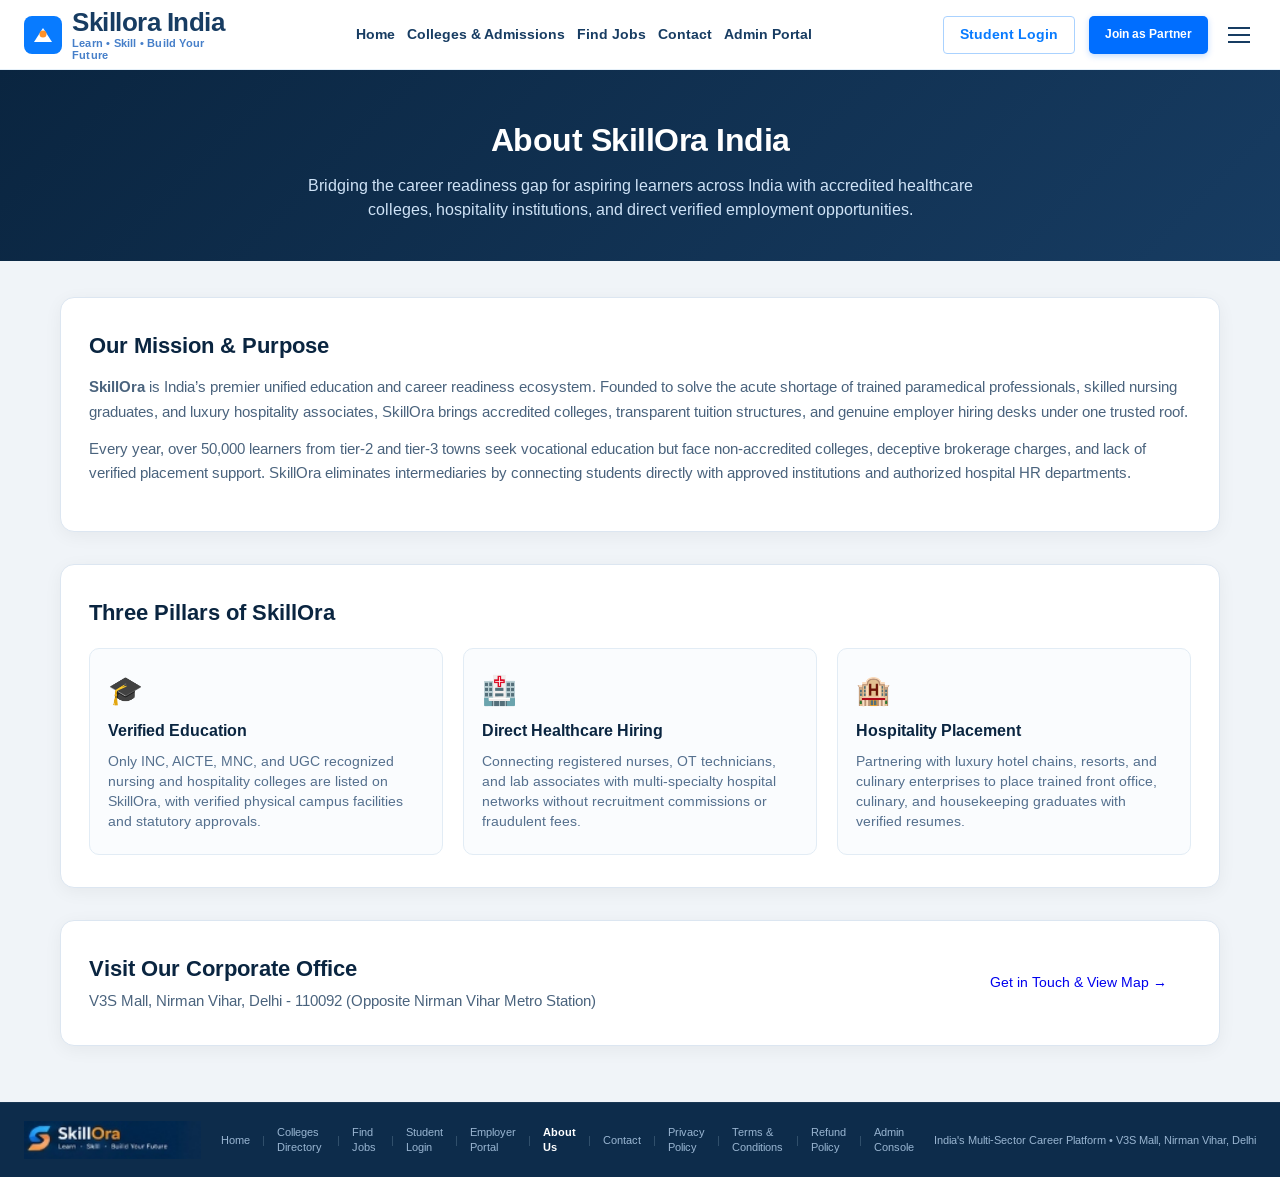
<file: about.html>
<!DOCTYPE html>
<html lang="en">
<head>
  <meta charset="UTF-8">
  <meta name="viewport" content="width=device-width, initial-scale=1.0">
  <title>About Us | SkillOra - India's Career & Education Ecosystem</title>
  <link rel="preconnect" href="https://fonts.googleapis.com">
  <link rel="preconnect" href="https://fonts.gstatic.com" crossorigin>
  <link href="https://fonts.googleapis.com/css2?family=Arimo:ital,wght@0,400..700;1,400..700&display=swap" rel="stylesheet">
  <link rel="stylesheet" href="styles.css">
  <script src="data/config.js"></script>
  <script src="data/auth_db.js"></script>
  <style>
    body {
      background-color: #F0F4F8;
      font-family: var(--font-family, 'Arimo', sans-serif);
      margin: 0;
      padding: 0;
      color: var(--text-dark, #0A2540);
      overflow-x: hidden;
    }

    .about-hero-bar {
      background: linear-gradient(135deg, #0A2540 0%, #173C62 100%);
      color: #FFFFFF;
      padding: 48px 20px 40px 20px;
      text-align: center;
    }
    .about-hero-bar h1 {
      font-size: 32px;
      font-weight: 800;
      margin: 0 0 10px 0;
      letter-spacing: -0.5px;
    }
    .about-hero-bar p {
      font-size: 15.5px;
      color: #CFE3F7;
      max-width: 720px;
      margin: 0 auto;
      line-height: 1.55;
    }

    .about-layout {
      max-width: 1200px;
      margin: 36px auto 56px auto;
      padding: 0 20px;
      display: flex;
      flex-direction: column;
      gap: 32px;
    }

    .about-card {
      background: #FFFFFF;
      border-radius: 14px;
      border: 1px solid #DCE6F1;
      box-shadow: 0 4px 18px rgba(0, 0, 0, 0.05);
      padding: 32px 28px;
    }

    .about-card h2 {
      font-size: 22px;
      font-weight: 800;
      color: #0A2540;
      margin-top: 0;
      margin-bottom: 14px;
    }
    .about-card p {
      font-size: 14.5px;
      line-height: 1.65;
      color: #4A637D;
      margin-bottom: 14px;
    }

    .stats-row-grid {
      display: grid;
      grid-template-columns: repeat(4, 1fr);
      gap: 16px;
      margin: 24px 0 10px 0;
    }
    .stat-metric-box {
      background: #F3F9FE;
      border: 1px solid #D5E8FA;
      border-radius: 10px;
      padding: 20px 16px;
      text-align: center;
    }
    .stat-metric-val {
      font-size: 28px;
      font-weight: 900;
      color: #087BFF;
      margin-bottom: 4px;
    }
    .stat-metric-lbl {
      font-size: 12.5px;
      color: #617D9B;
      font-weight: 600;
    }

    .pillars-grid {
      display: grid;
      grid-template-columns: repeat(3, 1fr);
      gap: 20px;
      margin-top: 20px;
    }
    .pillar-box {
      border: 1px solid #E2ECF5;
      background: #FAFCFE;
      border-radius: 10px;
      padding: 22px 18px;
    }
    .pillar-icon {
      font-size: 28px;
      margin-bottom: 10px;
    }
    .pillar-title {
      font-size: 16px;
      font-weight: 800;
      color: #0A2540;
      margin-bottom: 8px;
    }
    .pillar-desc {
      font-size: 13.5px;
      line-height: 1.5;
      color: #55708E;
    }

    @media (max-width: 900px) {
      .navbar {
        height: auto;
        padding: 10px 14px;
        min-height: 58px;
      }
      .nav-menu { display: none; }
      .about-hero-bar { padding: 32px 16px 26px 16px; }
      .about-hero-bar h1 { font-size: 24px; }
      .stats-row-grid { grid-template-columns: 1fr 1fr; }
      .pillars-grid { grid-template-columns: 1fr; }
      .about-card { padding: 22px 18px; }
    }
  </style>
</head>
<body>

  <!-- Top Portal Navbar -->
  <header class="navbar">
    <div class="nav-container">
      <a href="index.html" class="brand-logo" aria-label="SkillOra Home">
        <div class="logo-mark">
          <svg class="logo-symbol" viewBox="0 0 38 38" fill="none">
            <rect width="38" height="38" rx="8" fill="#087BFF"/>
            <path d="M10 26L19 12L28 26H10Z" fill="#FFFFFF"/>
            <circle cx="19" cy="18" r="3.5" fill="#FF922A"/>
          </svg>
        </div>
        <div class="logo-text-group">
          <span class="logo-title">Skillora <span class="highlight-orange">India</span></span>
          <span class="logo-tagline">Learn • Skill • Build Your Future</span>
        </div>
      </a>

      <nav class="nav-menu" aria-label="Main Navigation">
        <a href="index.html" class="nav-link">Home</a>
        <a href="colleges.html" class="nav-link">Colleges & Admissions</a>
        <a href="jobs.html" class="nav-link">Find Jobs</a>
        <a href="contact.html" class="nav-link">Contact</a>
        <a href="admin.html" target="_blank" rel="noopener" class="nav-link">Admin Portal</a>
      </nav>

      <div class="nav-actions">
        <a href="auth.html?role=student" class="btn btn-outline-login" id="nav-auth-btn">Student Login</a>
        <a href="auth.html?role=institute" class="btn btn-primary-join" style="text-decoration:none;">Join as Partner</a>
        <button class="mobile-toggle-btn" id="mobile-toggle" aria-label="Open mobile menu" style="display:flex;">
          <span></span><span></span><span></span>
        </button>
      </div>
    </div>
  </header>

  <!-- Mobile Slide-Out Drawer Navigation -->
  <div class="mobile-nav-drawer" id="mobile-drawer" aria-hidden="true">
    <div class="mobile-nav-backdrop" id="mobile-backdrop"></div>
    <div class="mobile-nav-pane">
      <div class="mobile-nav-header">
        <div class="brand-logo" style="width:auto;">
          <div class="logo-mark" style="width:32px;height:32px;">
            <svg class="logo-symbol" viewBox="0 0 38 38" fill="none">
              <rect width="38" height="38" rx="8" fill="#087BFF"/>
              <path d="M10 26L19 12L28 26H10Z" fill="#FFFFFF"/>
              <circle cx="19" cy="18" r="3.5" fill="#FF922A"/>
            </svg>
          </div>
          <div class="logo-text-group">
            <span class="logo-title" style="font-size:20px;">Skill<span class="highlight-orange">Ora</span></span>
          </div>
        </div>
        <button class="mobile-drawer-close" id="mobile-drawer-close" aria-label="Close menu">&times;</button>
      </div>
      <div class="mobile-nav-links">
        <a href="index.html" class="mob-link"><span>🏠</span> Home</a>
        <a href="colleges.html" class="mob-link"><span>🎓</span> Colleges & Admissions</a>
        <a href="jobs.html" class="mob-link"><span>💼</span> Find Jobs</a>
        <a href="contact.html" class="mob-link"><span>📍</span> Contact Us</a>
        <div class="mob-divider"></div>
        <a href="auth.html?role=student" class="mob-link mob-highlight"><span>🔐</span> Student Login / Sign Up</a>
        <a href="college-portal.html" class="mob-link"><span>🏫</span> College Partner Portal</a>
        <a href="employer-portal.html" class="mob-link"><span>🏨</span> Hospital & Hotel HR Portal</a>
        <a href="admin.html" target="_blank" rel="noopener" class="mob-link mob-admin-link"><span>🛡️</span> Admin Console</a>
      </div>
    </div>
  </div>

  <!-- Hero Header -->
  <section class="about-hero-bar">
    <h1>About SkillOra India</h1>
    <p>Bridging the career readiness gap for aspiring learners across India with accredited healthcare colleges, hospitality institutions, and direct verified employment opportunities.</p>
  </section>

  <!-- Main Content Layout -->
  <main class="about-layout">

    <article class="about-card">
      <h2>Our Mission & Purpose</h2>
      <p><strong>SkillOra</strong> is India’s premier unified education and career readiness ecosystem. Founded to solve the acute shortage of trained paramedical professionals, skilled nursing graduates, and luxury hospitality associates, SkillOra brings accredited colleges, transparent tuition structures, and genuine employer hiring desks under one trusted roof.</p>
      <p>Every year, over 50,000 learners from tier-2 and tier-3 towns seek vocational education but face non-accredited colleges, deceptive brokerage charges, and lack of verified placement support. SkillOra eliminates intermediaries by connecting students directly with approved institutions and authorized hospital HR departments.</p>

      
    </article>

    <article class="about-card">
      <h2>Three Pillars of SkillOra</h2>
      <div class="pillars-grid">
        <div class="pillar-box">
          <div class="pillar-icon">🎓</div>
          <div class="pillar-title">Verified Education</div>
          <div class="pillar-desc">Only INC, AICTE, MNC, and UGC recognized nursing and hospitality colleges are listed on SkillOra, with verified physical campus facilities and statutory approvals.</div>
        </div>
        <div class="pillar-box">
          <div class="pillar-icon">🏥</div>
          <div class="pillar-title">Direct Healthcare Hiring</div>
          <div class="pillar-desc">Connecting registered nurses, OT technicians, and lab associates with multi-specialty hospital networks without recruitment commissions or fraudulent fees.</div>
        </div>
        <div class="pillar-box">
          <div class="pillar-icon">🏨</div>
          <div class="pillar-title">Hospitality Placement</div>
          <div class="pillar-desc">Partnering with luxury hotel chains, resorts, and culinary enterprises to place trained front office, culinary, and housekeeping graduates with verified resumes.</div>
        </div>
      </div>
    </article>

    <article class="about-card" style="display:flex;justify-content:space-between;align-items:center;flex-wrap:wrap;gap:16px;">
      <div>
        <h2 style="margin-bottom:6px;">Visit Our Corporate Office</h2>
        <p style="margin:0;">V3S Mall, Nirman Vihar, Delhi - 110092 (Opposite Nirman Vihar Metro Station)</p>
      </div>
      <a href="contact.html" class="btn btn-hero-search" style="height:44px;padding:0 24px;border-radius:8px;font-size:14px;text-decoration:none;display:inline-flex;align-items:center;">
        Get in Touch & View Map →
      </a>
    </article>

  </main>

  <!-- Site Footer -->
  <footer class="site-footer" id="footer">
    <div class="footer-container">
      <a href="index.html" class="footer-brand" aria-label="SkillOra Home">
        <img src="assets/footer_logo.png" alt="SkillOra - Learn · Skill · Build Your Future" class="footer-logo-img">
      </a>

      <nav class="footer-nav" aria-label="Footer Links">
        <a href="index.html">Home</a>
        <span class="footer-sep">|</span>
        <a href="colleges.html">Colleges Directory</a>
        <span class="footer-sep">|</span>
        <a href="jobs.html">Find Jobs</a>
        <span class="footer-sep">|</span>
        <a href="auth.html?role=student">Student Login</a>
        <span class="footer-sep">|</span>
        <a href="employer-portal.html">Employer Portal</a>
        <span class="footer-sep">|</span>
        <a href="about.html" style="font-weight:700;color:#FFFFFF;">About Us</a>
        <span class="footer-sep">|</span>
        <a href="contact.html">Contact</a>
        <span class="footer-sep">|</span>
        <a href="privacy.html">Privacy Policy</a>
        <span class="footer-sep">|</span>
        <a href="terms.html">Terms & Conditions</a>
        <span class="footer-sep">|</span>
        <a href="refund.html">Refund Policy</a>
        <span class="footer-sep">|</span>
        <a href="admin.html" target="_blank" rel="noopener">Admin Console</a>
      </nav>

      <div class="footer-right-group">
        <div class="footer-country-badge">
          India's Multi-Sector Career Platform • V3S Mall, Nirman Vihar, Delhi
        </div>
      </div>
    </div>
  </footer>

  <script>
    // Mobile Drawer Handlers
    const mobileToggle = document.getElementById('mobile-toggle');
    const mobileDrawer = document.getElementById('mobile-drawer');
    const mobileBackdrop = document.getElementById('mobile-backdrop');
    const mobileClose = document.getElementById('mobile-drawer-close');

    if (mobileToggle) mobileToggle.addEventListener('click', () => {
      mobileDrawer.classList.add('open');
      document.body.style.overflow = 'hidden';
    });
    if (mobileBackdrop) mobileBackdrop.addEventListener('click', () => {
      mobileDrawer.classList.remove('open');
      document.body.style.overflow = '';
    });
    if (mobileClose) mobileClose.addEventListener('click', () => {
      mobileDrawer.classList.remove('open');
      document.body.style.overflow = '';
    });
  </script>
</body>
</html>
</file>
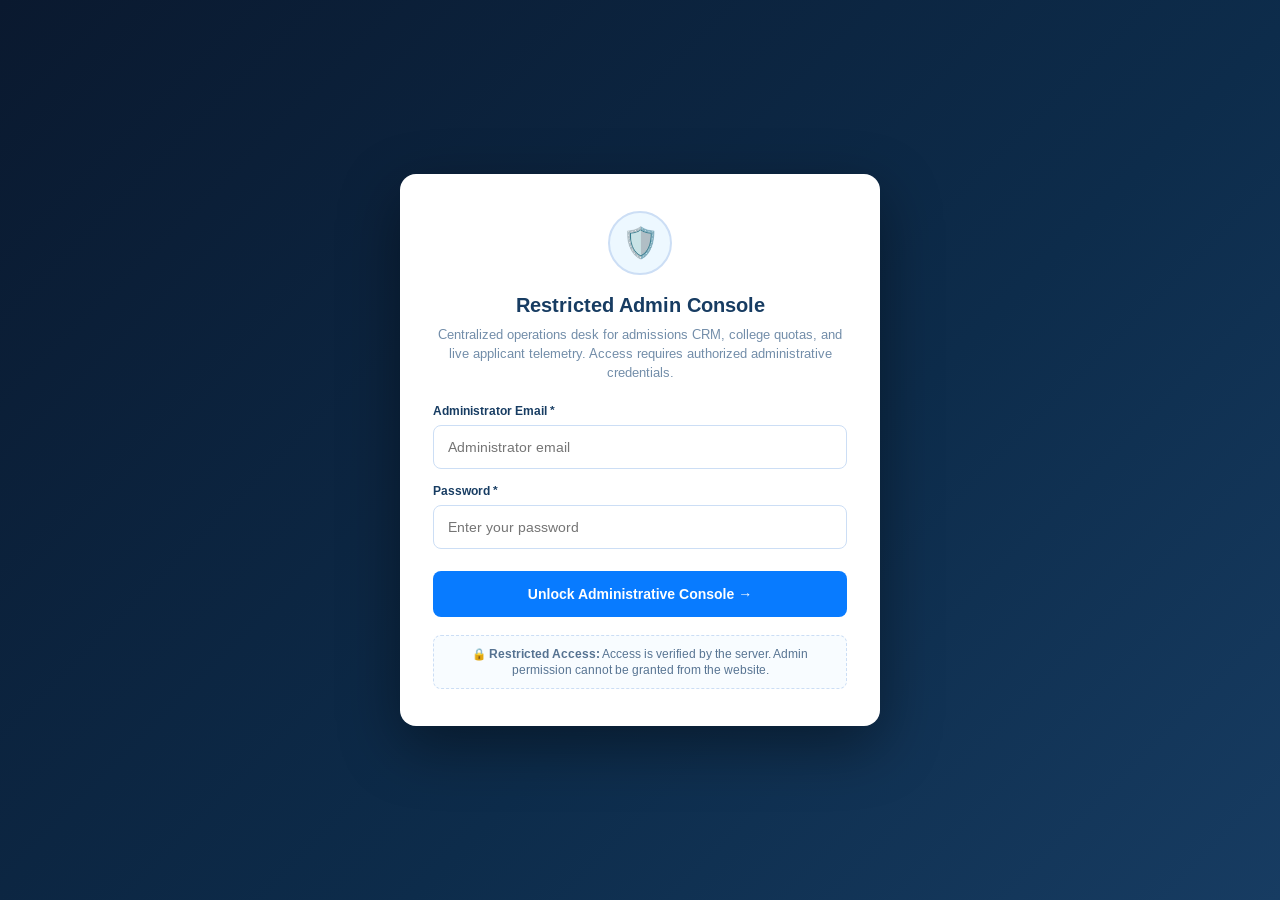
<file: admin.html>
<!DOCTYPE html>
<html lang="en">
<head>
  <meta charset="UTF-8">
  <meta name="viewport" content="width=device-width, initial-scale=1.0">
  <title>SkillOra Administrative Console — Secure Access & Activity Tracking</title>
  <link rel="preconnect" href="https://fonts.googleapis.com">
  <link rel="preconnect" href="https://fonts.gstatic.com" crossorigin>
  <link href="https://fonts.googleapis.com/css2?family=Arimo:ital,wght@0,400..700;1,400..700&display=swap" rel="stylesheet">
  <link rel="stylesheet" href="styles.css">
  <script src="data/config.js"></script>
  <script src="data/auth_db.js"></script>
  <style>
    body {
      background-color: #F0F4F8;
      min-height: 100vh;
      display: flex;
      flex-direction: column;
    }

    /* =========================================================================
       ADMIN AUTH GATEKEEPER (SINGLE ID & PASSWORD LOCK SCREEN)
       ========================================================================= */
    .admin-gatekeeper-overlay {
      position: fixed;
      top: 0;
      left: 0;
      width: 100%;
      height: 100%;
      background: linear-gradient(135deg, #0A192F 0%, #0D2C4B 60%, #173C62 100%);
      z-index: 99999;
      display: flex;
      align-items: center;
      justify-content: center;
      padding: 20px;
    }
    .gatekeeper-card {
      width: 100%;
      max-width: 480px;
      background: #FFFFFF;
      border-radius: 16px;
      padding: 36px 32px;
      box-shadow: 0 20px 60px rgba(0, 0, 0, 0.4);
      border: 1px solid rgba(255, 255, 255, 0.2);
      text-align: center;
    }
    .gatekeeper-shield {
      width: 64px;
      height: 64px;
      border-radius: 50%;
      background: #EDF8FF;
      color: #087BFF;
      display: flex;
      align-items: center;
      justify-content: center;
      font-size: 30px;
      margin: 0 auto 16px auto;
      border: 2px solid #CCDEF5;
    }
    .gatekeeper-title {
      font-size: 20px;
      font-weight: 800;
      color: var(--color-navy-dark);
      margin-bottom: 6px;
    }
    .gatekeeper-sub {
      font-size: 13px;
      color: var(--text-muted);
      line-height: 1.45;
      margin-bottom: 22px;
    }
    .gatekeeper-error-box {
      display: none;
      background: #FDEDEC;
      color: #C0392B;
      border: 1px solid #FADBD8;
      padding: 10px 14px;
      border-radius: 8px;
      font-size: 12px;
      font-weight: 700;
      margin-bottom: 16px;
      text-align: left;
    }
    .gate-input-group {
      display: flex;
      flex-direction: column;
      gap: 5px;
      text-align: left;
      margin-bottom: 14px;
    }
    .gate-input-group label {
      font-size: 12px;
      font-weight: 700;
      color: var(--text-dark);
    }
    .gate-input {
      width: 100%;
      height: 44px;
      padding: 0 14px;
      border: 1.5px solid var(--border-input);
      border-radius: 8px;
      font-size: 14px;
      font-family: var(--font-family);
      outline: none;
      box-sizing: border-box;
      transition: border-color var(--transition-fast);
    }
    .gate-input:focus {
      border-color: #087BFF;
      box-shadow: 0 0 0 3px rgba(8, 123, 255, 0.15);
    }
    .btn-unlock-admin {
      width: 100%;
      height: 46px;
      background: #087BFF;
      color: #FFFFFF;
      border: none;
      border-radius: 8px;
      font-size: 14px;
      font-weight: 800;
      cursor: pointer;
      margin-top: 8px;
      transition: background var(--transition-fast);
    }
    .btn-unlock-admin:hover {
      background: #0066d6;
    }
    .gate-credential-hint {
      margin-top: 18px;
      padding: 10px;
      background: #F8FCFF;
      border: 1px dashed #CCDEF5;
      border-radius: 8px;
      font-size: 11.5px;
      color: #557291;
    }

    /* =========================================================================
       ADMIN MAIN LAYOUT & SUB-TABS
       ========================================================================= */
    .admin-navbar {
      height: 64px;
      background: #0D2C4B;
      color: #FFFFFF;
      display: flex;
      align-items: center;
      justify-content: space-between;
      padding: 0 24px;
      border-bottom: 2px solid #087BFF;
      position: sticky;
      top: 0;
      z-index: 1000;
    }
    .admin-brand {
      display: flex;
      align-items: center;
      gap: 12px;
      color: #FFFFFF;
      text-decoration: none;
      font-weight: 800;
      font-size: 20px;
    }
    .admin-badge-pill {
      background: #087BFF;
      color: #FFFFFF;
      font-size: 11px;
      font-weight: 700;
      padding: 3px 8px;
      border-radius: 4px;
      text-transform: uppercase;
      letter-spacing: 0.5px;
    }
    .admin-nav-right {
      display: flex;
      align-items: center;
      gap: 16px;
    }
    .admin-user-pill {
      display: flex;
      align-items: center;
      gap: 8px;
      background: rgba(255,255,255,0.08);
      padding: 6px 12px;
      border-radius: 20px;
      font-size: 12.5px;
    }
    .admin-container {
      display: grid;
      grid-template-columns: 260px 1fr;
      flex: 1;
      max-width: 1680px;
      margin: 0 auto;
      width: 100%;
    }
    .admin-sidebar {
      background: #FFFFFF;
      border-right: 1px solid var(--border-light);
      padding: 20px 14px;
      display: flex;
      flex-direction: column;
      gap: 4px;
    }
    .admin-nav-item {
      display: flex;
      align-items: center;
      gap: 12px;
      padding: 11px 14px;
      border-radius: 8px;
      font-size: 13.5px;
      font-weight: 700;
      color: var(--text-dark);
      border: none;
      background: transparent;
      width: 100%;
      text-align: left;
      cursor: pointer;
      transition: all var(--transition-fast);
    }
    .admin-nav-item:hover {
      background: #F0F5FA;
      color: var(--color-primary-blue);
    }
    .admin-nav-item.active {
      background: #EDF8FF;
      color: var(--color-primary-blue);
      border-left: 3px solid var(--color-primary-blue);
    }
    .admin-content-pane {
      padding: 24px 32px;
      overflow-y: auto;
    }
    .module-card {
      background: #FFFFFF;
      border: 1px solid var(--border-light);
      border-radius: 12px;
      padding: 24px;
      box-shadow: var(--shadow-sm);
      margin-bottom: 24px;
    }
    .module-card-header {
      display: flex;
      justify-content: space-between;
      align-items: center;
      margin-bottom: 18px;
      border-bottom: 1px solid var(--border-light);
      padding-bottom: 12px;
    }
    .mod-title {
      font-size: 18px;
      font-weight: 800;
      color: var(--color-navy-dark);
    }
    .mod-desc {
      font-size: 12px;
      color: var(--text-muted);
      margin-top: 2px;
    }
    .admin-stats-row {
      display: grid;
      grid-template-columns: repeat(4, 1fr);
      gap: 16px;
      margin-bottom: 20px;
    }
    .stat-tile {
      background: #F8FCFF;
      border: 1px solid #D6EAFB;
      border-radius: 10px;
      padding: 16px;
    }
    .stat-tile strong {
      display: block;
      font-size: 24px;
      font-weight: 800;
      color: var(--color-navy-dark);
    }
    .stat-tile span {
      font-size: 12px;
      color: var(--text-muted);
      font-weight: 600;
    }

    /* Activity Stream Feed */
    .activity-feed-list {
      display: flex;
      flex-direction: column;
      gap: 10px;
      margin-top: 14px;
    }
    .activity-item {
      display: flex;
      align-items: flex-start;
      gap: 12px;
      padding: 12px 14px;
      background: #FAFDFE;
      border: 1px solid #EDF4FA;
      border-radius: 8px;
      transition: background var(--transition-fast);
    }
    .activity-item:hover {
      background: #F0F7FF;
      border-color: #BEDCFA;
    }
    .activity-badge {
      font-size: 10.5px;
      font-weight: 800;
      padding: 3px 8px;
      border-radius: 4px;
      text-transform: uppercase;
      letter-spacing: 0.4px;
      flex-shrink: 0;
    }
    .act-badge-course { background: #EDFDF5; color: #0FA66D; border: 1px solid #B8EED4; }
    .act-badge-job { background: #EDF8FF; color: #087BFF; border: 1px solid #BEDCFA; }
    .act-badge-inquiry { background: #FFF4E5; color: #D97706; border: 1px solid #FCD34D; }
    .activity-content {
      flex: 1;
    }
    .activity-title {
      font-size: 13px;
      font-weight: 700;
      color: var(--color-navy-dark);
      margin-bottom: 2px;
    }
    .activity-meta {
      font-size: 11.5px;
      color: var(--text-muted);
    }
    .activity-time {
      font-size: 11px;
      color: #728DA9;
      font-weight: 600;
      flex-shrink: 0;
    }

    /* Sub Tabs within Lead CRM */
    .crm-sub-tabs {
      display: flex;
      gap: 8px;
      margin-bottom: 16px;
      border-bottom: 2px solid var(--border-light);
      padding-bottom: 4px;
    }
    .crm-sub-tab-btn {
      padding: 8px 16px;
      font-size: 13px;
      font-weight: 800;
      border: none;
      background: transparent;
      color: var(--text-muted);
      cursor: pointer;
      border-radius: 6px;
      transition: all var(--transition-fast);
      display: inline-flex;
      align-items: center;
      gap: 6px;
    }
    .crm-sub-tab-btn.active {
      background: #087BFF;
      color: #FFFFFF;
    }

    .crm-table {
      width: 100%;
      border-collapse: collapse;
      font-size: 12.5px;
    }
    .crm-table th {
      background: #F0F5FA;
      color: var(--color-navy-dark);
      font-weight: 700;
      text-align: left;
      padding: 10px 12px;
      border-bottom: 1px solid var(--border-light);
    }
    .crm-table td {
      padding: 10px 12px;
      border-bottom: 1px solid #F0F5FA;
      color: var(--text-dark);
    }
    .crm-table tr:hover {
      background: #FAFDFE;
    }
    .stage-select {
      padding: 4px 8px;
      border-radius: 6px;
      font-size: 11px;
      font-weight: 700;
      border: 1px solid var(--border-input);
      background: #FFFFFF;
      color: var(--text-dark);
    }
    .form-grid-2 {
      display: grid;
      grid-template-columns: 1fr 1fr;
      gap: 14px;
    }
    @media (max-width: 900px) {
      .admin-navbar {
        padding: 10px 14px;
        height: auto;
        min-height: 60px;
        flex-wrap: wrap;
        gap: 10px;
      }
      .admin-brand {
        font-size: 17px;
      }
      .admin-user-pill {
        font-size: 11px;
        padding: 4px 8px;
      }
      .admin-container {
        grid-template-columns: 1fr;
      }
      .admin-sidebar {
        flex-direction: row;
        overflow-x: auto;
        -webkit-overflow-scrolling: touch;
        padding: 10px;
        gap: 8px;
        border-right: none;
        border-bottom: 1px solid var(--border-light);
        position: sticky;
        top: 60px;
        z-index: 90;
        background: #FFFFFF;
      }
      .admin-sidebar div {
        display: none;
      }
      .admin-nav-item {
        width: auto;
        white-space: nowrap;
        padding: 8px 12px;
        font-size: 12px;
        border: 1px solid #E5F0F9;
        border-radius: 20px;
        background: #F8FCFF;
        flex-shrink: 0;
      }
      .admin-nav-item.active {
        background: #087BFF;
        color: #FFFFFF;
        border-color: #087BFF;
      }
      .admin-content-pane {
        padding: 14px;
      }
      .admin-stats-row {
        grid-template-columns: 1fr 1fr;
        gap: 10px;
      }
      .stat-tile {
        padding: 14px;
      }
      .stat-tile strong {
        font-size: 22px;
      }
      .stat-tile span {
        font-size: 11px;
      }
      .module-card {
        padding: 16px 12px;
      }
      .module-card-header {
        flex-direction: column;
        align-items: flex-start;
        gap: 10px;
      }
      .crm-table {
        font-size: 12px;
      }
      .crm-table th, .crm-table td {
        padding: 8px 10px;
      }
    }
    @media (max-width: 480px) {
      .admin-stats-row {
        grid-template-columns: 1fr;
      }
      .form-grid-2 {
        grid-template-columns: 1fr;
      }
    }
  </style>
</head>
<body>

  <!-- ========================================================================= -->
  <!-- 1. STRICT SINGLE ID & PASSWORD ADMIN ACCESS GATEKEEPER                    -->
  <!-- ========================================================================= -->
  <div class="admin-gatekeeper-overlay" id="admin-auth-gate">
    <div class="gatekeeper-card">
      <div class="gatekeeper-shield">🛡️</div>
      <h1 class="gatekeeper-title">Restricted Admin Console</h1>
      <p class="gatekeeper-sub">
        Centralized operations desk for admissions CRM, college quotas, and live applicant telemetry. Access requires authorized administrative credentials.
      </p>

      <div class="gatekeeper-error-box" id="gate-error-box">
        Access denied. Invalid administrator credentials, or this account does not have admin permission.
      </div>

      <form id="admin-gate-form" onsubmit="event.preventDefault(); verifyAdminCredentials();">
        <div class="gate-input-group">
          <label for="admin-id-input">Administrator Email *</label>
          <input type="email" id="admin-id-input" class="gate-input" placeholder="Administrator email" required autocomplete="username">
        </div>

        <div class="gate-input-group">
          <label for="admin-pass-input">Password *</label>
          <input type="password" id="admin-pass-input" class="gate-input" placeholder="Enter your password" required autocomplete="current-password">
        </div>

        <button type="submit" class="btn-unlock-admin" id="btn-unlock-submit">
          Unlock Administrative Console →
        </button>
      </form>

      <div class="gate-credential-hint">
        🔒 <strong>Restricted Access:</strong> Access is verified by the server. Admin permission cannot be granted from the website.
      </div>
    </div>
  </div>

  <!-- ========================================================================= -->
  <!-- 2. FULL ADMIN CONSOLE (SHOWN ONLY AFTER AUTHENTICATION)                   -->
  <!-- ========================================================================= -->
  <div id="admin-dashboard-root" style="display:none;min-height:100vh;flex-direction:column;">

    <!-- Top Admin Bar -->
    <header class="admin-navbar">
      <div class="admin-brand">
        <span>SkillOra Central Backend</span>
        <span class="admin-badge-pill">Master Admin</span>
      </div>
      
      <div class="admin-nav-right">
        <a href="index.html" class="btn btn-secondary-btn" style="color:#FFFFFF;border-color:rgba(255,255,255,0.3);background:transparent;padding:6px 14px;font-size:12.5px;text-decoration:none;" target="_blank">
          🌐 View Public Website ↗
        </a>
        <div class="admin-user-pill">
          <span>👤 Platform Administrator (Super Admin)</span>
        </div>
        <button class="btn btn-outline-login" onclick="handleAdminLogout()" style="padding:5px 12px;font-size:12px;color:#FFA5A5;border-color:#FFA5A5;cursor:pointer;">
          🔒 Lock & Log Out
        </button>
      </div>
    </header>

    <!-- Admin Main Container with 8 Modules -->
    <div class="admin-container">
      
      <!-- Sidebar for the 8 PPT Modules -->
      <aside class="admin-sidebar">
        <div style="font-size:10.5px;font-weight:800;color:var(--text-muted);text-transform:uppercase;margin:0 0 8px 10px;letter-spacing:0.5px;">Core Modules (Slide 8)</div>
        <button class="admin-nav-item active" onclick="switchAdminModule('mod-dashboard', this)">
          <span>1. 📊</span> <span>Dashboard</span>
        </button>
        <button class="admin-nav-item" onclick="switchAdminModule('mod-crm', this)">
          <span>2. 👥</span> <span>Lead CRM & Applicants</span>
        </button>
        <button class="admin-nav-item" onclick="switchAdminModule('mod-admissions', this)">
          <span>3. 🎓</span> <span>Admissions CMS</span>
        </button>
        <button class="admin-nav-item" onclick="switchAdminModule('mod-jobs', this)">
          <span>4. 💼</span> <span>Job Management</span>
        </button>
        <button class="admin-nav-item" onclick="switchAdminModule('mod-content', this)">
          <span>5. 📰</span> <span>Content CMS</span>
        </button>
        <button class="admin-nav-item" onclick="switchAdminModule('mod-notifications', this)">
          <span>6. 💬</span> <span>Notifications & SMS</span>
        </button>
        <button class="admin-nav-item" onclick="switchAdminModule('mod-reports', this)">
          <span>7. 📈</span> <span>Reports & Funnel</span>
        </button>
        <button class="admin-nav-item" onclick="switchAdminModule('mod-security', this)">
          <span>8. 🔒</span> <span>Security & Audit Logs</span>
        </button>
      </aside>

      <!-- Main Dynamic Content Pane -->
      <main class="admin-content-pane">

        <!-- =================================================================== -->
        <!-- MODULE 1: DASHBOARD & LIVE WEBSITE ACTIVITY STREAM                  -->
        <!-- =================================================================== -->
        <section id="mod-dashboard" class="admin-module-section">
          <div class="module-card">
            <div class="module-card-header">
              <div>
                <h2 class="mod-title">1. Executive Operations Dashboard & Live Telemetry</h2>
                <p class="mod-desc">Real-time overview of who has applied for what courses, job vacancies, and active counselor SLA.</p>
              </div>
              <button class="btn btn-secondary-btn" onclick="syncAllCloudData()">🔄 Sync Live Cloud Data</button>
            </div>

            <!-- Stats Grid -->
            <div class="admin-stats-row">
              <div class="stat-tile">
                <strong id="dash-lead-count">0</strong>
                <span>Total Course Applications</span>
              </div>
              <div class="stat-tile">
                <strong id="dash-job-app-count">0</strong>
                <span>Job Vacancy Applications</span>
              </div>
              <div class="stat-tile">
                <strong id="dash-inquiries-count" style="color:#087BFF;">0</strong>
                <span>Contact Web Messages</span>
              </div>
              <div class="stat-tile">
                <strong>488</strong>
                <span>Listed Colleges (Active)</span>
              </div>
            </div>

            <!-- Live Website Activity Stream (Who applied for what) -->
            <div style="display:flex;justify-content:space-between;align-items:center;margin:20px 0 10px 0;">
              <h3 style="font-size:15px;font-weight:800;color:var(--color-navy-dark);display:flex;align-items:center;gap:8px;">
                <span class="live-pulse-dot" style="display:inline-block;"></span>
                Live Website Activity Stream (Real-Time Submissions)
              </h3>
              <span style="font-size:11.5px;color:var(--text-muted);">Auto-refreshed with Supabase & Client inputs</span>
            </div>

            <div class="activity-feed-list" id="activity-feed-container">
              <!-- Dynamically populated -->
            </div>
          </div>
        </section>

        <!-- =================================================================== -->
        <!-- MODULE 2: LEAD CRM & APPLICANTS (WHO APPLIED FOR WHAT)              -->
        <!-- =================================================================== -->
        <section id="mod-crm" class="admin-module-section" style="display:none;">
          <div class="module-card">
            <div class="module-card-header">
              <div>
                <h2 class="mod-title">2. Lead CRM Pipeline & Detailed Applications Directory</h2>
                <p class="mod-desc">Detailed logs of every candidate: who applied for what courses and who applied for what job vacancies.</p>
              </div>
              <div style="display:flex;gap:10px;">
                <button class="btn btn-secondary-btn" onclick="exportApplicationsToCSV()">📥 Export All CSV</button>
                <button class="btn btn-primary-submit" onclick="syncAllCloudData()">🔄 Sync Cloud Leads</button>
              </div>
            </div>

            <!-- Sub Tabs: Course Admissions vs Job Applications -->
            <div class="crm-sub-tabs">
              <button class="crm-sub-tab-btn active" id="btn-sub-courses" onclick="switchCrmSubTab('courses', this)">
                🎓 Course Applications (<span id="count-course-apps">0</span>)
              </button>
              <button class="crm-sub-tab-btn" id="btn-sub-jobs" onclick="switchCrmSubTab('jobs', this)">
                💼 Job Applications (<span id="count-job-apps">0</span>)
              </button>
              <button class="crm-sub-tab-btn" id="btn-sub-inquiries" onclick="switchCrmSubTab('inquiries', this)">
                💬 Contact Page Messages (<span id="count-contact-inquiries">0</span>)
              </button>
            </div>

            <!-- Search & Filters -->
            <div style="display:flex;gap:12px;margin-bottom:16px;flex-wrap:wrap;">
              <input type="text" id="crm-search" placeholder="Search applicant name, phone, course, or college..." class="auth-input" style="max-width:380px;" oninput="filterApplications()">
              <select id="crm-filter-stage" class="auth-input" style="max-width:200px;" onchange="filterApplications()">
                <option value="All">All Status Stages</option>
                <option value="New Lead">New Lead / Applied</option>
                <option value="Contacted">Contacted</option>
                <option value="Counseling">Counseling Active</option>
                <option value="Seat Confirmed">Seat Confirmed / Shortlisted</option>
              </select>
            </div>

            <!-- Table 1: Course Applications -->
            <div id="crm-courses-view" style="overflow-x:auto;">
              <table class="crm-table">
                <thead>
                  <tr>
                    <th>App Ref ID</th>
                    <th>Student Full Name</th>
                    <th>Contact Phone</th>
                    <th>Target Course Applied</th>
                    <th>College / Institute Name</th>
                    <th>State & City</th>
                    <th>Applied Date</th>
                    <th>Counseling Status</th>
                    <th>Action</th>
                  </tr>
                </thead>
                <tbody id="crm-course-table-body">
                  <!-- Dynamically populated -->
                </tbody>
              </table>
            </div>

            <!-- Table 2: Job Vacancy Applications -->
            <div id="crm-jobs-view" style="display:none;overflow-x:auto;">
              <table class="crm-table">
                <thead>
                  <tr>
                    <th>Job App ID</th>
                    <th>Candidate Name</th>
                    <th>Contact Phone</th>
                    <th>Role Applied For</th>
                    <th>Employer / Hospital</th>
                    <th>Qualification & Experience</th>
                    <th>Resume File</th>
                    <th>Applied Date</th>
                    <th>Hiring Stage</th>
                    <th>Action</th>
                  </tr>
                </thead>
                <tbody id="crm-job-table-body">
                  <!-- Dynamically populated -->
                </tbody>
              </table>
            </div>

            <!-- Table 3: Contact Page Messages & Inquiries -->
            <div id="crm-inquiries-view" style="display:none;overflow-x:auto;">
              <table class="crm-table">
                <thead>
                  <tr>
                    <th>Ref ID</th>
                    <th>Sender Name</th>
                    <th>Phone</th>
                    <th>Email Address</th>
                    <th>Inquiry Topic</th>
                    <th style="min-width:240px;">Message Content</th>
                    <th>Received Timestamp</th>
                    <th>Status</th>
                    <th>Action</th>
                  </tr>
                </thead>
                <tbody id="crm-inquiries-table-body">
                  <!-- Dynamically populated from SKILLORA_CONTACT_INQUIRIES -->
                </tbody>
              </table>
            </div>

          </div>
        </section>

        <!-- =================================================================== -->
        <!-- MODULE 3: ADMISSIONS CMS (COLLEGES & COURSES)                  -->
        <!-- =================================================================== -->
        <section id="mod-admissions" class="admin-module-section" style="display:none;">
          <div class="module-card">
            <div class="module-card-header">
              <div>
                <h2 class="mod-title">3. Admissions & College Catalog CMS</h2>
                <p class="mod-desc">Manage verified institutions, seat intake quotas, tuition fees, and statutory accreditations.</p>
              </div>
              <button class="btn btn-primary-submit" onclick="toggleAddCollegeForm()">+ Add New College</button>
            </div>

            <!-- Inline Add College Form -->
            <div id="add-college-box" style="display:none;background:#F8FCFF;border:1px dashed #087BFF;border-radius:8px;padding:18px;margin-bottom:18px;">
              <h4 style="font-size:14px;color:var(--color-navy-dark);margin-bottom:12px;">Register & Publish New College</h4>
              <div class="form-grid-2">
                <input type="text" id="new-col-name" placeholder="College Name *" class="auth-input">
                <input type="text" id="new-col-city" placeholder="City *" class="auth-input">
                <input type="text" id="new-col-state" placeholder="State *" class="auth-input">
                <select id="new-col-sector" class="auth-input">
                  <option value="Nursing & Healthcare">Nursing & Healthcare</option>
                  <option value="Hospitality">Hospitality & Hotel Mgmt</option>
                  <option value="Sales & Marketing">Sales & Marketing</option>
                  <option value="Language & Grooming">Language & Grooming</option>
                </select>
                <input type="number" id="new-col-fee" placeholder="Min Annual Fee (₹) *" class="auth-input">
                <input type="text" id="new-col-appr" placeholder="Statutory Approval (INC/AICTE) *" class="auth-input">
              </div>
              <div style="margin-top:12px;display:flex;gap:10px;">
                <button class="btn btn-primary-submit" onclick="submitNewCollegeCMS()">Publish to Directory</button>
                <button class="btn btn-secondary-btn" onclick="toggleAddCollegeForm()">Cancel</button>
              </div>
            </div>

            <div style="overflow-x:auto;">
              <table class="crm-table">
                <thead>
                  <tr>
                    <th>College Name</th>
                    <th>Category</th>
                    <th>Location</th>
                    <th>Min Fee</th>
                    <th>Accreditation</th>
                    <th>Status</th>
                  </tr>
                </thead>
                <tbody id="cms-colleges-body">
                  <!-- Dynamically populated -->
                </tbody>
              </table>
            </div>
          </div>
        </section>

        <!-- =================================================================== -->
        <!-- MODULE 4: JOB MANAGEMENT                                            -->
        <!-- =================================================================== -->
        <section id="mod-jobs" class="admin-module-section" style="display:none;">
          <div class="module-card">
            <div class="module-card-header">
              <div>
                <h2 class="mod-title">4. Job Management & Employer Registry</h2>
                <p class="mod-desc">Publish verified hospital/hotel openings, screen employers, and track candidate interview pipelines.</p>
              </div>
              <button class="btn btn-primary-submit" onclick="toggleAddJobForm()">+ Post New Vacancy</button>
            </div>

            <!-- Add Job Box -->
            <div id="add-job-box" style="display:none;background:#F8FCFF;border:1px dashed #0FA66D;border-radius:8px;padding:18px;margin-bottom:18px;">
              <h4 style="font-size:14px;color:var(--color-navy-dark);margin-bottom:12px;">Publish Verified Vacancy</h4>
              <div class="form-grid-2">
                <input type="text" id="new-job-title" placeholder="Job Title *" class="auth-input">
                <input type="text" id="new-job-company" placeholder="Hospital / Hotel Organization *" class="auth-input">
                <input type="text" id="new-job-loc" placeholder="Location (City, State) *" class="auth-input">
                <select id="new-job-sector" class="auth-input">
                  <option value="Healthcare">Healthcare & Hospitals</option>
                  <option value="Hospitality">Hospitality & Resorts</option>
                  <option value="Corporate">Corporate & Sales</option>
                </select>
                <input type="text" id="new-job-salary" placeholder="Salary Range (e.g. ₹ 25,000/mo) *" class="auth-input">
              </div>
              <div style="margin-top:12px;display:flex;gap:10px;">
                <button class="btn btn-primary-submit" style="background:#0FA66D;" onclick="submitNewJobCMS()">Publish Job Opening</button>
                <button class="btn btn-secondary-btn" onclick="toggleAddJobForm()">Cancel</button>
              </div>
            </div>

            <div style="overflow-x:auto;">
              <table class="crm-table">
                <thead>
                  <tr>
                    <th>Job Title</th>
                    <th>Employer / Organization</th>
                    <th>Sector</th>
                    <th>Location</th>
                    <th>Salary Range</th>
                    <th>Listing Status</th>
                    <th>Action</th>
                  </tr>
                </thead>
                <tbody id="cms-jobs-table-body">
                  <!-- Dynamically populated -->
                </tbody>
              </table>
            </div>
          </div>
        </section>

        <!-- =================================================================== -->
        <!-- MODULE 5: CONTENT CMS                                               -->
        <!-- =================================================================== -->
        <section id="mod-content" class="admin-module-section" style="display:none;">
          <div class="module-card">
            <div class="module-card-header">
              <div>
                <h2 class="mod-title">5. Content CMS & Official Circulars</h2>
                <p class="mod-desc">Manage top marquee notices, live bulletins, hero headlines, and FAQ items.</p>
              </div>
              <button class="btn btn-primary-submit" onclick="alert('Notice editor opened')">+ Publish Circular</button>
            </div>
            <table class="crm-table">
              <thead>
                <tr>
                  <th>Circular Title</th>
                  <th>Authority / Council</th>
                  <th>Published Date</th>
                  <th>Category</th>
                  <th>Status</th>
                </tr>
              </thead>
              <tbody>
                <tr><td colspan="5" style="text-align:center;padding:20px;color:var(--text-muted);">No notices published. The homepage ticker shows your latest real jobs and colleges automatically.</td></tr>
</tbody>
            </table>
          </div>
        </section>

        <!-- =================================================================== -->
        <!-- MODULE 6: NOTIFICATIONS & SMS INTEGRATION                           -->
        <!-- =================================================================== -->
        <section id="mod-notifications" class="admin-module-section" style="display:none;">
          <div class="module-card">
            <div class="module-card-header">
              <div>
                <h2 class="mod-title">6. Notifications, SMS (MSG91) & WhatsApp Gateway</h2>
                <p class="mod-desc">Automated SMS confirmation, mobile OTP verification, and WhatsApp candidate alerts.</p>
              </div>
            </div>
            <div style="background:#F8FCFF;border:1px solid #CCDEF5;border-radius:8px;padding:16px;margin-bottom:16px;">
              <h4 style="font-size:14px;color:#0D2C4B;margin-bottom:6px;">SMS Gateway Integration (MSG91 & DLT Approved Templates):</h4>
              <p style="font-size:12.5px;color:#557291;line-height:1.5;">
                Configured for transactional admission confirmation SMS, 2-Factor OTP login verification, and WhatsApp Business candidate notifications.
              </p>
            </div>
            <table class="crm-table">
              <thead>
                <tr>
                  <th>Notification Trigger</th>
                  <th>Channel</th>
                  <th>Template / Payload</th>
                  <th>Gateway Status</th>
                </tr>
              </thead>
              <tbody>
                <tr>
                  <td><strong>Student Course Application Slip</strong></td>
                  <td>SMS (MSG91)</td>
                  <td>Dear [Student], your application for [Course] at [College] is confirmed. Ref: [ID].</td>
                  <td><strong style="color:#0FA66D;">✔ Active</strong></td>
                </tr>
                <tr>
                  <td><strong>College Lead Alert</strong></td>
                  <td>SMS & Email</td>
                  <td>New candidate application received for [Course]. Mobile: [Phone].</td>
                  <td><strong style="color:#0FA66D;">✔ Active</strong></td>
                </tr>
                <tr>
                  <td><strong>Job Interview Shortlist</strong></td>
                  <td>WhatsApp & SMS</td>
                  <td>Congratulations [Candidate]! You are shortlisted for interview at [Hospital].</td>
                  <td><strong style="color:#0FA66D;">✔ Active</strong></td>
                </tr>
              </tbody>
            </table>
          </div>
        </section>

        <!-- =================================================================== -->
        <!-- MODULE 7: REPORTS & FUNNEL                                          -->
        <!-- =================================================================== -->
        <section id="mod-reports" class="admin-module-section" style="display:none;">
          <div class="module-card">
            <div class="module-card-header">
              <div>
                <h2 class="mod-title">7. Admissions Funnel & Analytics</h2>
                <p class="mod-desc">Channel performance, conversion drop-offs, and state-wise intake metrics.</p>
              </div>
            </div>
            <div class="admin-stats-row">
              <div class="stat-tile"><strong>18,420</strong><span>Monthly Visitors</span></div>
              <div class="stat-tile"><strong>1,429</strong><span>Applications Initiated</span></div>
              <div class="stat-tile"><strong style="color:#0FA66D;">978</strong><span>Direct Counseling Slots</span></div>
              <div class="stat-tile"><strong style="color:#087BFF;">68.4%</strong><span>End-to-End Conversion</span></div>
            </div>
          </div>
        </section>

        <!-- =================================================================== -->
        <!-- MODULE 8: SECURITY & AUDIT TRAIL (STRICTLY ADMIN LOGINS ONLY)       -->
        <!-- =================================================================== -->
        <section id="mod-security" class="admin-module-section" style="display:none;">
          <div class="module-card">
            <div class="module-card-header">
              <div>
                <h2 class="mod-title">8. Administrator Access & Security Audit Logs</h2>
                <p class="mod-desc">Cryptographic authentication trail of every administrator login session. (Strictly isolated: external student, college, and recruiter accounts are completely excluded).</p>
              </div>
              <button class="btn btn-secondary-btn" onclick="renderSecurityAudit()">🔄 Refresh Audit Trail</button>
            </div>
            <table class="crm-table">
              <thead>
                <tr>
                  <th>Log ID</th>
                  <th>Login Timestamp (Original)</th>
                  <th>Admin Identity</th>
                  <th>Authentication Protocol</th>
                  <th>Client Device / Node</th>
                  <th>Verification Status</th>
                </tr>
              </thead>
              <tbody id="security-audit-body">
                <!-- Dynamically populated from SKILLORA_ADMIN_LOGIN_LOGS -->
              </tbody>
            </table>
          </div>
        </section>

      </main>

    </div>
  </div>

  <!-- JavaScript for Security Gatekeeper & Real-Time Activity Tracking -->
  <script>
    // Master Authorized Single Credentials
    // Legitimate Default Baseline Applications
    // Zero fake students - Dashboard populates ONLY from actual website submissions
    const BASE_COURSE_APPLICATIONS = [];
    const BASE_JOB_APPLICATIONS = [];

    let LIVE_COURSE_APPLICATIONS = [...BASE_COURSE_APPLICATIONS];
    let LIVE_JOB_APPLICATIONS = [...BASE_JOB_APPLICATIONS];
    let LIVE_CONTACT_INQUIRIES = [];

    let LIVE_JOBS_CMS = [];
    let LIVE_USERS = [];
    let LIVE_ADMIN_LOGS = [];
    let LIVE_COLLEGES_CMS = [];
    const esc = (v) => window.SkillOraAuth.escapeHtml(v);
    const unesc = (v) => String(v == null ? '' : v).replace(/&lt;/g,'<').replace(/&gt;/g,'>').replace(/&quot;/g,'"').replace(/&#39;/g,"'").replace(/&amp;/g,'&');
    const fmtDate = (iso) => iso ? new Date(iso).toLocaleString('en-IN', { day: '2-digit', month: 'short', year: 'numeric', hour: '2-digit', minute: '2-digit', hour12: true }) : '—';


    /* 1. ADMIN SIGN-IN - verified by the database (role = 'admin' in profiles), not by this page */
    async function verifyAdminCredentials() {
      const email = document.getElementById('admin-id-input').value.trim();
      const pass = document.getElementById('admin-pass-input').value;
      const errBox = document.getElementById('gate-error-box');
      const btn = document.getElementById('btn-unlock-submit');
      btn.disabled = true;
      const res = await window.SkillOraAuth.adminSignIn(email, pass);
      btn.disabled = false;
      if (res.success) {
        errBox.style.display = 'none';
        document.getElementById('admin-pass-input').value = '';
        unlockAdminConsole();
      } else {
        errBox.textContent = res.message;
        errBox.style.display = 'block';
        document.getElementById('admin-pass-input').value = '';
        document.getElementById('admin-pass-input').focus();
      }
    }

    function unlockAdminConsole() {
      document.getElementById('admin-auth-gate').style.display = 'none';
      const root = document.getElementById('admin-dashboard-root');
      root.style.display = 'flex';
      syncAllCloudData();

      // Refresh from the cloud every 60 seconds
      if (!window.__adminPoll) window.__adminPoll = setInterval(syncAllCloudData, 60000);

      // Periodic Background Heartbeat (every 4 seconds) to ensure telemetry is always live
      if (!window._adminLivePulse) {
        window._adminLivePulse = setInterval(syncAllCloudData, 4000);
      }
    }

    function showLiveToastNotification(msg) {
      const banner = document.createElement('div');
      banner.style.cssText = 'position:fixed;bottom:24px;right:24px;background:#0FA66D;color:#FFFFFF;padding:12px 20px;border-radius:8px;font-size:13px;font-weight:700;box-shadow:0 10px 24px rgba(0,0,0,0.18);z-index:9999;display:flex;align-items:center;gap:10px;animation:fadeIn 0.25s ease;';
      banner.innerHTML = `<span>⚡</span> <span>${msg}</span>`;
      document.body.appendChild(banner);
      setTimeout(() => banner.remove(), 4000);
    }

    function handleAdminLogout() {
      if (confirm('Lock and log out of the Administrative Console?')) {
        window.SkillOraAuth.adminSignOut();
        if (window.__adminPoll) { clearInterval(window.__adminPoll); window.__adminPoll = null; }
        document.getElementById('admin-dashboard-root').style.display = 'none';
        document.getElementById('admin-auth-gate').style.display = 'flex';
        document.getElementById('admin-id-input').value = '';
        document.getElementById('admin-pass-input').value = '';
      }
    }

    /* 2. DYNAMIC APPLICATION & ACTIVITY TRACKING */
    function switchAdminModule(modId, btn) {
      document.querySelectorAll('.admin-module-section').forEach(s => s.style.display = 'none');
      document.querySelectorAll('.admin-nav-item').forEach(b => b.classList.remove('active'));

      const target = document.getElementById(modId);
      if (target) target.style.display = 'block';
      if (btn) btn.classList.add('active');
    }

    function switchCrmSubTab(tab, btn) {
      document.getElementById('btn-sub-courses').classList.remove('active');
      document.getElementById('btn-sub-jobs').classList.remove('active');
      const inqBtn = document.getElementById('btn-sub-inquiries');
      if (inqBtn) inqBtn.classList.remove('active');

      document.getElementById('crm-courses-view').style.display = 'none';
      document.getElementById('crm-jobs-view').style.display = 'none';
      const inqView = document.getElementById('crm-inquiries-view');
      if (inqView) inqView.style.display = 'none';

      if (tab === 'courses') {
        document.getElementById('btn-sub-courses').classList.add('active');
        document.getElementById('crm-courses-view').style.display = 'block';
      } else if (tab === 'jobs') {
        document.getElementById('btn-sub-jobs').classList.add('active');
        document.getElementById('crm-jobs-view').style.display = 'block';
      } else if (tab === 'inquiries') {
        if (inqBtn) inqBtn.classList.add('active');
        if (inqView) inqView.style.display = 'block';
      }
    }

    async function syncAllCloudData() {
      const A = window.SkillOraAuth;
      const [leads, apps, inq, users, logs, jobs, colleges] = await Promise.all([
        A.adminList('admission_leads', 'select=*&order=created_at.desc&limit=500'),
        A.adminList('job_applications', 'select=*,jobs(title,employer_name,location_city,location_state)&order=applied_at.desc&limit=500'),
        A.adminList('contact_inquiries', 'select=*&order=created_at.desc&limit=500'),
        A.adminList('profiles', 'select=id,role,full_name,email,phone,org_name,sector,created_at,last_login_at&role=neq.student&order=created_at.desc&limit=500'),
        A.adminList('admin_login_log', 'select=*&order=logged_at.desc&limit=100'),
        A.adminList('jobs', 'select=*&order=created_at.desc&limit=200'),
        A.adminList('colleges', 'select=id,name,category,city,state,min_fee_display,approval,verified,owner_id,created_at&order=created_at.desc&limit=50')
      ]);

      // All text is HTML-escaped here once, because the tables below render with innerHTML.
      LIVE_COURSE_APPLICATIONS = leads.map(d => ({
        id: 'L-' + d.id, dbId: d.id, name: esc(d.student_name), phone: esc(d.phone), email: esc(d.email || '—'),
        course: esc(d.course_name || '—'), college: esc(d.city ? d.city + ', ' + d.state : '—'),
        location: esc(d.state || '—'), source: esc(d.source || '—'), counselor: '—',
        stage: esc(d.status || 'New'), date: fmtDate(d.created_at)
      }));
      LIVE_JOB_APPLICATIONS = apps.map(d => ({
        id: 'A-' + d.id, dbId: d.id, name: esc(d.candidate_name), phone: esc(d.phone), email: esc(d.email || '—'),
        role: esc((d.jobs && d.jobs.title) || '—'), company: esc((d.jobs && d.jobs.employer_name) || '—'),
        location: esc(d.jobs ? [d.jobs.location_city, d.jobs.location_state].filter(Boolean).join(', ') : '—'),
        exp: esc(d.experience_years || '—'), resume: '', date: fmtDate(d.applied_at), stage: esc(d.stage || 'Applied')
      }));
      LIVE_CONTACT_INQUIRIES = inq.map(d => ({
        id: d.id, name: esc(d.name), phone: esc(d.phone || ''), email: esc(d.email || ''), topic: esc(d.subject || 'General Support'),
        message: esc(d.message), status: d.status === 'Resolved' ? 'Resolved' : 'New Inquiry',
        dateFormatted: fmtDate(d.created_at), timestamp: d.created_at
      }));
      LIVE_USERS = users; 
      LIVE_ADMIN_LOGS = logs;
      LIVE_JOBS_CMS = jobs.map(j => ({
        id: j.id, title: esc(j.title), company: esc(j.employer_name), sector: esc(j.sector),
        location: esc([j.location_city, j.location_state].filter(Boolean).join(', ')), salary: esc(j.salary_display || '—'),
        status: esc(j.status)
      }));
      LIVE_COLLEGES_CMS = colleges.map(c => ({
        id: c.id, name: esc(c.name), category: esc(c.category), city: esc(c.city), state: esc(c.state),
        minFeeDisplay: esc(c.min_fee_display || '—'), approval: esc(c.approval || '—')
      }));

      renderActivityFeed();
      renderCourseApplicationsTable();
      renderJobApplicationsTable();
      renderInquiriesTable();
      renderSecurityAudit();
      renderCmsColleges();
      renderCmsJobs();

      const setTxt = (id, v) => { const el = document.getElementById(id); if (el) el.textContent = v; };
      setTxt('dash-lead-count', LIVE_COURSE_APPLICATIONS.length);
      setTxt('dash-job-app-count', LIVE_JOB_APPLICATIONS.length);
      setTxt('count-course-apps', LIVE_COURSE_APPLICATIONS.length);
      setTxt('count-job-apps', LIVE_JOB_APPLICATIONS.length);
      setTxt('count-contact-inquiries', LIVE_CONTACT_INQUIRIES.length);
      setTxt('dash-inquiries-count', LIVE_CONTACT_INQUIRIES.length);
      const admitted = LIVE_COURSE_APPLICATIONS.filter(l => /admitted|seat confirmed/i.test(l.stage)).length;
      setTxt('dash-conversion-rate', LIVE_COURSE_APPLICATIONS.length ? (admitted * 100 / LIVE_COURSE_APPLICATIONS.length).toFixed(1) + '%' : '0.0%');
    }

    function renderUsersVault() {
      const tbody = document.getElementById('users-vault-body');
      if (!tbody) return;

      const users = LIVE_USERS.map(u => ({ id: esc(u.id), role: u.role, name: esc(u.full_name), email: esc(u.email), phone: esc(u.phone), orgName: esc(u.org_name), sector: esc(u.sector), createdAt: u.created_at }));
      // STRICT PRIVACY PROTECTION: Students are completely excluded from security log / admin user vault
      const nonStudentUsers = users.filter(u => u.role !== 'student');

      if (nonStudentUsers.length === 0) {
        tbody.innerHTML = `<tr><td colspan="7" style="text-align:center;padding:28px 16px;color:var(--text-muted);background:#F8FCFF;border-radius:8px;">
          🔒 <strong>Student Privacy Shield Active:</strong> Student accounts are protected and isolated from the administrative security panel.<br>
          <span style="font-size:12px;margin-top:6px;display:inline-block;">Only verified College Partners, Hospital/Hotel Recruiters, and Authorized Staff credentials are authenticated and audited here.</span>
        </td></tr>`;
        return;
      }

      tbody.innerHTML = nonStudentUsers.map(u => `
        <tr>
          <td><strong style="color:#087BFF;">${u.id || 'USR-N/A'}</strong></td>
          <td><span class="role-badge" style="text-transform:capitalize;background:${u.role==='employer'?'#FEF6EC':u.role==='college'?'#EDFDF5':'#EDF8FF'};color:${u.role==='employer'?'#FF922A':u.role==='college'?'#0FA66D':'#087BFF'};padding:2px 8px;border-radius:4px;font-weight:700;font-size:11px;">${u.role || 'Partner'}</span></td>
          <td style="font-weight:700;">${u.name}</td>
          <td>${u.email}<br><span style="font-size:11px;color:var(--text-muted);">📱 ${u.phone || '—'}</span></td>
          <td>${u.orgName || u.sector || 'Partner Org'}</td>
          <td style="font-size:11.5px;color:var(--text-muted);">${u.createdAt ? new Date(u.createdAt).toLocaleDateString('en-IN') : 'Recent'}</td>
        </tr>
      `).join('');
    }

    function renderActivityFeed() {
      const container = document.getElementById('activity-feed-container');
      if (!container) return;

      const events = [];

      // Priority 1: Real-time Live Activity Events from website interactions
      try {
        const storedLog = [];
        if (storedLog.length > 0) {
          storedLog.slice(0, 8).forEach(item => {
            events.push({
              badge: item.type === 'job' ? 'Job Apply' : (item.type === 'inquiry' ? 'Web Message' : 'Course Apply'),
              badgeClass: item.type === 'job' ? 'act-badge-job' : (item.type === 'inquiry' ? 'act-badge-inquiry' : 'act-badge-course'),
              title: item.title,
              desc: item.desc,
              time: item.time || 'Just now'
            });
          });
        }
      } catch(e) {}

      // Combine course applications into activity stream if not duplicate
      LIVE_COURSE_APPLICATIONS.slice(0, 5).forEach((c, idx) => {
        if (!events.some(e => e.title.includes(c.name))) {
          events.push({
            badge: "Course Apply",
            badgeClass: "act-badge-course",
            title: `${c.name} applied for "${c.course}"`,
            desc: `Target College: ${c.college} (${c.location}) • Phone: ${c.phone} • Status: ${c.stage}`,
            time: idx === 0 ? "Just now" : `${idx * 8 + 3}m ago`
          });
        }
      });

      // Combine job applications into activity stream
      LIVE_JOB_APPLICATIONS.slice(0, 4).forEach((j, idx) => {
        events.push({
          badge: "Job Apply",
          badgeClass: "act-badge-job",
          title: `${j.name} applied for "${j.role}"`,
          desc: `Employer: ${j.company} (${j.location}) • Phone: ${j.phone} • Stage: ${j.stage}`,
          time: `${(idx + 1) * 12}m ago`
        });
      });

      // Combine contact page inquiries into activity stream
      (LIVE_CONTACT_INQUIRIES || []).slice(0, 4).forEach((inq) => {
        if (!events.some(e => e.title && e.title.includes(inq.name))) {
          events.push({
            badge: "Web Message",
            badgeClass: "act-badge-inquiry",
            title: `💬 ${inq.name} sent message: "${inq.topic}"`,
            desc: `Phone: ${inq.phone} • Email: ${inq.email} • "${(inq.message || '').slice(0, 65)}..."`,
            time: inq.dateFormatted || "Recent"
          });
        }
      });

      if (events.length === 0) {
        container.innerHTML = `
          <div style="background:#F8FCFF;border:1px dashed #CCDEF5;border-radius:8px;padding:28px 16px;text-align:center;color:var(--text-muted);font-size:12.5px;">
            <span style="font-size:26px;display:block;margin-bottom:8px;">📡</span>
            <strong style="color:#0A2540;font-size:14px;">Awaiting Live Website Submissions</strong><br>
            <span style="margin-top:4px;display:inline-block;">Real-time admissions and job applications will stream here instantly as students apply on the website.</span>
          </div>
        `;
        return;
      }

      container.innerHTML = events.map(e => `
        <div class="activity-item">
          <span class="activity-badge ${e.badgeClass}">${e.badge}</span>
          <div class="activity-content">
            <div class="activity-title">${e.title}</div>
            <div class="activity-meta">${e.desc}</div>
          </div>
          <span class="activity-time">${e.time}</span>
        </div>
      `).join('');
    }

    function renderCourseApplicationsTable(list = LIVE_COURSE_APPLICATIONS) {
      const tbody = document.getElementById('crm-course-table-body');
      if (!tbody) return;

      if (!list || list.length === 0) {
        tbody.innerHTML = `<tr><td colspan="9" style="text-align:center;padding:32px 16px;color:var(--text-muted);background:#F8FCFF;border-radius:8px;">
          📭 <strong>No student course applications submitted yet.</strong><br>
          <span style="font-size:12px;margin-top:6px;display:inline-block;">When a genuine student applies on the website, their verified submission will appear here live in real-time.</span>
        </td></tr>`;
        return;
      }

      tbody.innerHTML = list.map(c => `
        <tr>
          <td><strong style="color:#087BFF;">${c.id}</strong></td>
          <td style="font-weight:700;">${c.name}</td>
          <td><a href="tel:${c.phone}" style="color:#087BFF;text-decoration:none;font-weight:700;">📱 ${c.phone}</a></td>
          <td><strong>${c.course}</strong></td>
          <td>${c.college}</td>
          <td>${c.location}</td>
          <td>${c.date}</td>
          <td>
            <select class="stage-select" onchange="c.stage=this.value; alert('Status for ' + '${c.name}' + ' updated to ' + this.value);">
              <option value="New Lead" ${c.stage==='New Lead'?'selected':''}>New Lead</option>
              <option value="Contacted" ${c.stage==='Contacted'?'selected':''}>Contacted</option>
              <option value="Counseling Active" ${c.stage==='Counseling Active'?'selected':''}>Counseling Active</option>
              <option value="Seat Confirmed" ${c.stage==='Seat Confirmed'?'selected':''}>Seat Confirmed</option>
            </select>
          </td>
          <td>
            <button class="btn btn-secondary-btn" style="padding:4px 8px;font-size:11px;" onclick="alert('Student: ' + '${c.name}' + '\nPhone: ' + '${c.phone}' + '\nEmail: ' + '${c.email}')">📞 Call Student</button>
          </td>
        </tr>
      `).join('');
    }

    function renderJobApplicationsTable(list = LIVE_JOB_APPLICATIONS) {
      const tbody = document.getElementById('crm-job-table-body');
      if (!tbody) return;

      if (!list || list.length === 0) {
        tbody.innerHTML = `<tr><td colspan="10" style="text-align:center;padding:32px 16px;color:var(--text-muted);background:#F8FCFF;border-radius:8px;">
          📭 <strong>No job vacancy applications submitted yet.</strong><br>
          <span style="font-size:12px;margin-top:6px;display:inline-block;">When a genuine candidate applies on the website, their profile, contact, and resume will appear here live in real-time.</span>
        </td></tr>`;
        return;
      }

      tbody.innerHTML = list.map(j => `
        <tr>
          <td><strong style="color:#FF922A;">${j.id}</strong></td>
          <td style="font-weight:700;">${j.name}</td>
          <td><a href="tel:${j.phone}" style="color:#087BFF;text-decoration:none;font-weight:700;">📱 ${j.phone}</a></td>
          <td><strong>${j.role}</strong></td>
          <td>${j.company}</td>
          <td>${j.exp}</td>
          <td>
            <a href="javascript:void(0)" onclick="alert('Viewing Verified Candidate Resume: ' + '${j.resume}')" style="color:#087BFF;font-weight:700;text-decoration:none;">📄 View Resume</a>
          </td>
          <td>${j.date}</td>
          <td>
            <select class="stage-select" onchange="j.stage=this.value; alert('Hiring stage for ' + '${j.name}' + ' updated to ' + this.value);">
              <option value="Applied" ${j.stage==='Applied'?'selected':''}>Applied</option>
              <option value="Under Review" ${j.stage==='Under Review'?'selected':''}>Under Review</option>
              <option value="Shortlisted for Interview" ${j.stage==='Shortlisted for Interview'?'selected':''}>Shortlisted</option>
              <option value="Interview Scheduled" ${j.stage==='Interview Scheduled'?'selected':''}>Interview Scheduled</option>
            </select>
          </td>
          <td>
            <button class="btn btn-secondary-btn" style="padding:4px 8px;font-size:11px;" onclick="alert('Candidate Phone: ' + '${j.phone}' + '\nEmail: ' + '${j.email}')">💬 Contact</button>
          </td>
        </tr>
      `).join('');
    }

    /* ==========================================================================
       CONTACT PAGE MESSAGES & INQUIRIES RENDERER
       ========================================================================== */
    function renderInquiriesTable() {
      const tbody = document.getElementById('crm-inquiries-table-body');
      if (!tbody) return;

      if (!LIVE_CONTACT_INQUIRIES || LIVE_CONTACT_INQUIRIES.length === 0) {
        tbody.innerHTML = `<tr><td colspan="9" style="text-align:center;padding:28px 16px;color:var(--text-muted);background:#F8FCFF;border-radius:8px;">
          💬 <strong>No Contact Messages Received Yet:</strong><br>
          <span style="font-size:12px;margin-top:6px;display:inline-block;">When a visitor submits the "Send Us a Message" form on the Contact page, their message, phone, and email will appear here live with original timestamp and also forward to <strong>skillora.web@gmail.com</strong>.</span>
        </td></tr>`;
        return;
      }

      tbody.innerHTML = LIVE_CONTACT_INQUIRIES.map((inq, idx) => `
        <tr>
          <td><strong style="color:#087BFF;">#${inq.id || ('MSG-' + idx)}</strong></td>
          <td><strong>${inq.name || 'Anonymous'}</strong></td>
          <td><a href="tel:${inq.phone}" style="color:#087BFF;font-weight:700;text-decoration:none;">📞 ${inq.phone || '—'}</a></td>
          <td><a href="mailto:${inq.email}" style="color:#55708E;text-decoration:none;">✉️ ${inq.email || '—'}</a></td>
          <td><span class="pill-category">${inq.topic || 'General Support'}</span></td>
          <td style="max-width:260px;font-size:12.5px;color:var(--text-dark);">
            <div style="white-space:pre-wrap;line-height:1.4;background:#F9FBFC;padding:6px 10px;border-radius:6px;border:1px solid #EBF2F7;">${inq.message || '—'}</div>
          </td>
          <td style="font-size:12px;color:var(--text-muted);white-space:nowrap;">${inq.dateFormatted || (inq.timestamp ? new Date(inq.timestamp).toLocaleString('en-IN') : 'Recent')}</td>
          <td><span class="pill-status ${inq.status === 'Resolved' ? 'pill-green' : 'pill-orange'}">${inq.status || 'New Inquiry'}</span></td>
          <td>
            <button class="btn btn-secondary-btn" style="padding:4px 8px;font-size:11px;" onclick="toggleInquiryResolved('${inq.id}')">
              ${inq.status === 'Resolved' ? 'Reopen' : '✔ Resolve'}
            </button>
          </td>
        </tr>
      `).join('');
    }

    async function toggleInquiryResolved(id) {
      const item = LIVE_CONTACT_INQUIRIES.find(i => String(i.id) === String(id));
      if (!item) return;
      const next = item.status === 'Resolved' ? 'New' : 'Resolved';
      const r = await window.SkillOraAuth.api(`${SKILLORA_CONFIG.SUPABASE_URL}/rest/v1/contact_inquiries?id=eq.${encodeURIComponent(item.id)}`, { method: 'PATCH', body: { status: next }, headers: { Prefer: 'return=minimal' } });
      if (!r.ok) { alert('Could not update this message. Please try again.'); return; }
      item.status = next === 'Resolved' ? 'Resolved' : 'New Inquiry';
      renderInquiriesTable();
    }

    /* ==========================================================================
       SECURITY & AUDIT TRAIL RENDERER (ADMIN LOGINS STRICTLY ONLY)
       ========================================================================== */
    function renderSecurityAudit() {
      const tbody = document.getElementById('security-audit-body');
      if (!tbody) return;

      const logs = LIVE_ADMIN_LOGS.map(l => ({ id: l.id, timestamp: fmtDate(l.logged_at), adminId: esc(l.email), authMethod: 'Supabase Auth (server-verified)', device: esc((l.user_agent || '').slice(0, 60)), status: '✔ Authorized Access' }));

            if (logs.length === 0) {
        tbody.innerHTML = `<tr><td colspan="6" style="text-align:center;padding:24px 16px;color:var(--text-muted);background:#F8FCFF;border-radius:8px;">
          🔒 <strong>No Admin Login Sessions Recorded Yet.</strong><br>
          <span style="font-size:12px;margin-top:6px;display:inline-block;">Every administrator login is verified and recorded by the server with its real timestamp.</span>
        </td></tr>`;
        return;
      }

      tbody.innerHTML = logs.map(l => `
        <tr>
          <td><strong style="color:#087BFF;">#${l.id || 'ADM-AUTH'}</strong></td>
          <td style="font-weight:700;color:var(--text-dark);">${l.timestamp}</td>
          <td><strong>${l.adminId}</strong></td>
          <td style="font-size:12.5px;color:#55708E;">${l.authMethod || 'SHA-256 Master Key'}</td>
          <td style="font-size:12px;color:var(--text-muted);">${l.device || 'Verified Admin Node'}</td>
          <td><strong style="color:#0FA66D;">${l.status || '✔ Authorized Access'}</strong></td>
        </tr>
      `).join('');
    }


    function filterApplications() {
      const q = (document.getElementById('crm-search')?.value || '').toLowerCase();
      const stage = document.getElementById('crm-filter-stage')?.value || 'All';

      const filteredCourses = LIVE_COURSE_APPLICATIONS.filter(c => {
        if (stage !== 'All' && !c.stage.toLowerCase().includes(stage.toLowerCase())) return false;
        if (q) {
          const match = c.name.toLowerCase().includes(q) || c.phone.includes(q) || c.course.toLowerCase().includes(q) || c.college.toLowerCase().includes(q);
          if (!match) return false;
        }
        return true;
      });

      const filteredJobs = LIVE_JOB_APPLICATIONS.filter(j => {
        if (stage !== 'All' && !j.stage.toLowerCase().includes(stage.toLowerCase())) return false;
        if (q) {
          const match = j.name.toLowerCase().includes(q) || j.phone.includes(q) || j.role.toLowerCase().includes(q) || j.company.toLowerCase().includes(q);
          if (!match) return false;
        }
        return true;
      });

      renderCourseApplicationsTable(filteredCourses);
      renderJobApplicationsTable(filteredJobs);
    }

    function csvCell(v) {
      let t = unesc(v);
      if (/^[=+\-@\t\r]/.test(t)) t = "'" + t;          // stop spreadsheet formula injection
      return '"' + t.replace(/"/g, '""') + '"';
    }
    function exportApplicationsToCSV() {
      const rows = [["Type","Application ID","Candidate Name","Phone","Email","Target Program/Role","College/Employer","Location","Date","Status"]];
      LIVE_COURSE_APPLICATIONS.forEach(c => rows.push(["Course Admission", c.id, c.name, c.phone, c.email, c.course, c.college, c.location, c.date, c.stage]));
      LIVE_JOB_APPLICATIONS.forEach(j => rows.push(["Job Vacancy", j.id, j.name, j.phone, j.email, j.role, j.company, j.location, j.date, j.stage]));
      const csv = rows.map(r => r.map(csvCell).join(',')).join('\n');
      const blob = new Blob([csv], { type: 'text/csv' });
      const url = window.URL.createObjectURL(blob);
      const a = document.createElement('a');
      a.href = url;
      a.download = `SkillOra_Applications_${new Date().toISOString().slice(0,10)}.csv`;
      a.click();
      setTimeout(() => URL.revokeObjectURL(url), 1000);
    }

    function renderCmsColleges() {
      const tbody = document.getElementById('cms-colleges-body');
      if (!tbody) return;
      tbody.innerHTML = LIVE_COLLEGES_CMS.length === 0 ? '<tr><td colspan="6" style="text-align:center;padding:20px;color:var(--text-muted);">No colleges in the database yet.</td></tr>' : LIVE_COLLEGES_CMS.map(c => `
        <tr>
          <td style="font-weight:700;">${c.name}</td>
          <td>${c.category}</td>
          <td>${c.city}, ${c.state}</td>
          <td style="font-weight:700;color:#0FA66D;">${c.minFeeDisplay}</td>
          <td>${c.approval || 'Verified'}</td>
          <td><span style="color:#0FA66D;font-weight:700;">✔ Active</span></td>
        </tr>
      `).join('');
    }

    function renderCmsJobs() {
      const tbody = document.getElementById('cms-jobs-table-body');
      if (!tbody) return;
      tbody.innerHTML = LIVE_JOBS_CMS.length === 0 ? '<tr><td colspan="7" style="text-align:center;padding:20px;color:var(--text-muted);">No jobs posted yet.</td></tr>' : LIVE_JOBS_CMS.map(j => `
        <tr>
          <td style="font-weight:700;">${j.title}</td>
          <td>${j.company}</td>
          <td>${j.sector}</td>
          <td>${j.location}</td>
          <td style="font-weight:700;color:#0FA66D;">${j.salary}</td>
          <td><span style="color:#0FA66D;font-weight:700;">● ${j.status}</span></td>
          <td>
            <button class="btn btn-secondary-btn" style="padding:4px 8px;font-size:11px;" onclick="toggleJobStatus(${Number(j.id)}, '${j.status}')">${j.status === 'Published' ? 'Unpublish' : 'Publish'}</button>
          </td>
        </tr>
      `).join('');
    }

    function toggleAddCollegeForm() {
      const box = document.getElementById('add-college-box');
      box.style.display = box.style.display === 'none' ? 'block' : 'none';
    }

    async function submitNewCollegeCMS() {
      const name = document.getElementById('new-col-name').value.trim();
      const city = document.getElementById('new-col-city').value.trim();
      const state = document.getElementById('new-col-state').value.trim();
      const sector = document.getElementById('new-col-sector').value;
      const fee = Number(document.getElementById('new-col-fee').value.trim());
      const appr = document.getElementById('new-col-appr').value.trim();
      if (!name || !city || !state || !fee || fee < 0) { alert('Please fill in college name, city, state and the starting fee.'); return; }
      const adminUser = await window.SkillOraAuth.getVerifiedAdmin();
      if (!adminUser) { alert('Your admin session has expired. Please sign in again.'); return; }
      const r = await window.SkillOraAuth.api(`${SKILLORA_CONFIG.SUPABASE_URL}/rest/v1/colleges`, { method: 'POST', headers: { Prefer: 'return=minimal' }, body: {
        id: Date.now(), name, clean_name: name, category: sector, state, city, min_fee: fee,
        min_fee_display: `₹ ${fee.toLocaleString('en-IN')}`, approval: appr || null, verified: false, owner_id: null,
        courses: [], courses_count: 0 } });
      if (!r.ok) { alert('Could not save the college. Please try again.'); return; }
      toggleAddCollegeForm();
      await syncAllCloudData();
      alert(`College "${name}" saved to the database. It is marked unverified until you verify it.`);
    }

    function toggleAddJobForm() {
      const box = document.getElementById('add-job-box');
      box.style.display = box.style.display === 'none' ? 'block' : 'none';
    }

    async function submitNewJobCMS() {
      const title = document.getElementById('new-job-title').value.trim();
      const comp = document.getElementById('new-job-company').value.trim();
      const loc = document.getElementById('new-job-loc').value.trim();
      const sec = document.getElementById('new-job-sector').value;
      const sal = document.getElementById('new-job-salary').value.trim();
      if (!title || !comp) { alert('Please enter job title and employer name.'); return; }
      const adminUser = await window.SkillOraAuth.getVerifiedAdmin();
      if (!adminUser) { alert('Your admin session has expired. Please sign in again.'); return; }
      const [city, state] = loc.split(',').map(x => x.trim());
      const r = await window.SkillOraAuth.api(`${SKILLORA_CONFIG.SUPABASE_URL}/rest/v1/jobs`, { method: 'POST', headers: { Prefer: 'return=minimal' }, body: {
        title, sector: sec, employer_name: comp, location_city: city || null, location_state: state || null,
        salary_display: sal || null, status: 'Published', employer_id: adminUser.id } });
      if (!r.ok) { alert('Could not save the job. Please try again.'); return; }
      toggleAddJobForm();
      await syncAllCloudData();
      alert(`Job "${title}" saved and published.`);
    }

    async function toggleJobStatus(id, current) {
      const next = current === 'Published' ? 'Pending' : 'Published';
      const r = await window.SkillOraAuth.api(`${SKILLORA_CONFIG.SUPABASE_URL}/rest/v1/jobs?id=eq.${encodeURIComponent(id)}`, { method: 'PATCH', body: { status: next }, headers: { Prefer: 'return=minimal' } });
      if (!r.ok) { alert('Could not update the job.'); return; }
      await syncAllCloudData();
    }

    // On load: only unlock if the server confirms this session belongs to an admin
    window.onload = async function() {
      const admin = await window.SkillOraAuth.getVerifiedAdmin();
      if (admin) {
        unlockAdminConsole();
      } else {
        document.getElementById('admin-auth-gate').style.display = 'flex';
        document.getElementById('admin-dashboard-root').style.display = 'none';
      }
    };
  </script>
</body>
</html>
</file>
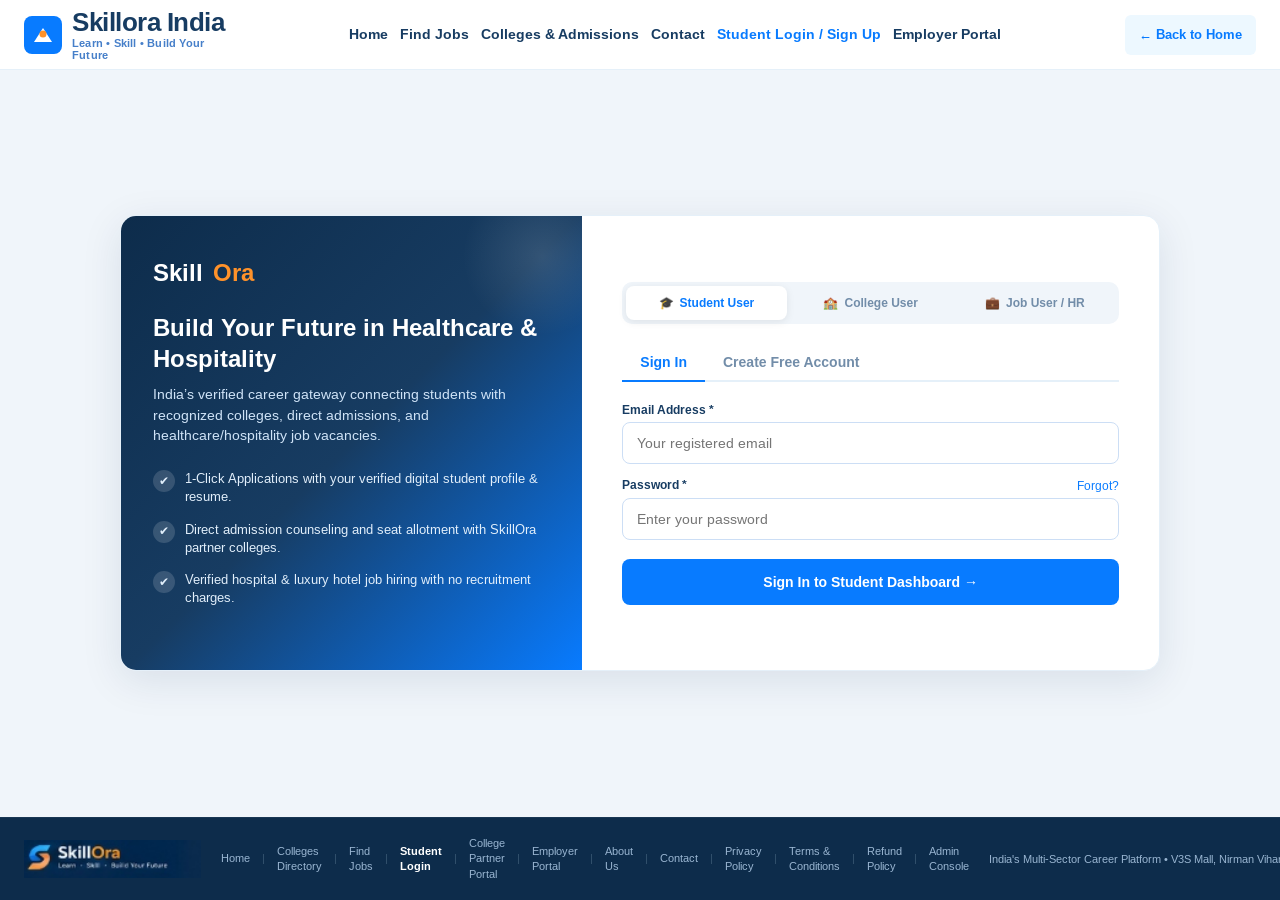
<file: auth.html>
<!DOCTYPE html>
<html lang="en">
<head>
  <meta charset="UTF-8">
  <meta name="viewport" content="width=device-width, initial-scale=1.0">
  <title>Login & Registration Portal (Student, College & Employer) | SkillOra</title>
  <link rel="preconnect" href="https://fonts.googleapis.com">
  <link rel="preconnect" href="https://fonts.gstatic.com" crossorigin>
  <link href="https://fonts.googleapis.com/css2?family=Arimo:ital,wght@0,400..700;1,400..700&display=swap" rel="stylesheet">
  <link rel="stylesheet" href="styles.css">
  <script src="data/config.js"></script>
  <script src="data/auth_db.js"></script>
  <style>
    body {
      background-color: #F0F5FA;
      min-height: 100vh;
      display: flex;
      flex-direction: column;
    }
    .auth-page-wrap {
      flex: 1;
      display: flex;
      align-items: center;
      justify-content: center;
      padding: 40px 20px;
    }
    .auth-card-container {
      width: 100%;
      max-width: 1040px;
      background: #FFFFFF;
      border-radius: 16px;
      box-shadow: 0 10px 40px rgba(13, 44, 75, 0.1);
      border: 1px solid var(--border-light);
      display: grid;
      grid-template-columns: 1fr 1.25fr;
      overflow: hidden;
    }
    .auth-side-banner {
      background: linear-gradient(135deg, #0D2C4B 0%, #173C62 50%, #087BFF 100%);
      color: #FFFFFF;
      padding: 40px 32px;
      display: flex;
      flex-direction: column;
      justify-content: space-between;
      position: relative;
    }
    .auth-side-banner::after {
      content: "";
      position: absolute;
      top: -40px;
      right: -40px;
      width: 160px;
      height: 160px;
      background: radial-gradient(circle, rgba(255,255,255,0.12) 0%, transparent 70%);
      border-radius: 50%;
    }
    .auth-banner-logo {
      display: flex;
      align-items: center;
      gap: 10px;
      text-decoration: none;
      color: #FFFFFF;
      font-size: 24px;
      font-weight: 800;
    }
    .auth-banner-logo span { color: #FF922A; }
    .auth-banner-title {
      font-size: 24px;
      font-weight: 800;
      line-height: 1.3;
      margin: 22px 0 10px 0;
    }
    .auth-banner-sub {
      font-size: 13.5px;
      color: #CFE3F7;
      line-height: 1.5;
    }
    .auth-feature-list {
      list-style: none;
      margin: 24px 0;
      display: flex;
      flex-direction: column;
      gap: 14px;
      padding: 0;
    }
    .auth-feature-item {
      display: flex;
      align-items: flex-start;
      gap: 10px;
      font-size: 13px;
      color: #E2EFFB;
    }
    .auth-feature-icon {
      background: rgba(255, 255, 255, 0.15);
      border-radius: 50%;
      width: 22px;
      height: 22px;
      display: flex;
      align-items: center;
      justify-content: center;
      font-size: 12px;
      flex-shrink: 0;
      margin-top: 1px;
    }
    .auth-stat-pill {
      background: rgba(255, 255, 255, 0.1);
      border: 1px solid rgba(255, 255, 255, 0.2);
      border-radius: 8px;
      padding: 12px 16px;
      display: flex;
      justify-content: space-around;
      text-align: center;
    }
    .auth-stat-box strong {
      display: block;
      font-size: 16px;
      font-weight: 800;
      color: #FFA5A5;
    }
    .auth-stat-box span {
      font-size: 11px;
      color: #A5BBD2;
    }

    /* Right Form Area */
    .auth-form-side {
      padding: 36px 40px;
      display: flex;
      flex-direction: column;
      justify-content: center;
    }
    .role-selector-tabs {
      display: flex;
      background: #F0F5FA;
      padding: 4px;
      border-radius: 10px;
      margin-bottom: 20px;
      gap: 4px;
    }
    .role-tab-btn {
      flex: 1;
      padding: 10px 8px;
      font-size: 12px;
      font-weight: 700;
      border: none;
      background: transparent;
      color: var(--text-muted);
      border-radius: 8px;
      cursor: pointer;
      transition: all var(--transition-fast);
      text-align: center;
      display: flex;
      align-items: center;
      justify-content: center;
      gap: 6px;
    }
    .role-tab-btn:hover {
      color: var(--color-navy-dark);
    }
    .role-tab-btn.active {
      background: #FFFFFF;
      color: var(--color-primary-blue);
      box-shadow: 0 2px 8px rgba(0,0,0,0.08);
      font-weight: 800;
    }
    .auth-mode-toggle {
      display: flex;
      border-bottom: 2px solid var(--border-light);
      margin-bottom: 20px;
    }
    .auth-mode-btn {
      padding: 10px 18px;
      font-size: 14px;
      font-weight: 800;
      border: none;
      background: transparent;
      color: var(--text-muted);
      cursor: pointer;
      border-bottom: 2px solid transparent;
      margin-bottom: -2px;
      transition: all var(--transition-fast);
    }
    .auth-mode-btn.active {
      color: var(--color-primary-blue);
      border-bottom-color: var(--color-primary-blue);
    }
    .auth-form {
      display: flex;
      flex-direction: column;
      gap: 13px;
    }
    .form-group-wrap {
      display: flex;
      flex-direction: column;
      gap: 4px;
    }
    .form-group-wrap label {
      font-size: 12px;
      font-weight: 700;
      color: var(--text-dark);
    }
    .auth-input {
      width: 100%;
      height: 42px;
      padding: 0 14px;
      border: 1.5px solid var(--border-input);
      border-radius: 8px;
      font-family: var(--font-family);
      font-size: 13.5px;
      color: var(--text-dark);
      outline: none;
      background: #FFFFFF;
      transition: border-color var(--transition-fast);
      box-sizing: border-box;
    }
    .auth-input:focus {
      border-color: var(--color-primary-blue);
      box-shadow: 0 0 0 3px rgba(8, 123, 255, 0.12);
    }
    .auth-row-2 {
      display: grid;
      grid-template-columns: 1fr 1fr;
      gap: 12px;
    }
    .auth-btn-submit {
      width: 100%;
      height: 46px;
      background: var(--color-primary-blue);
      color: #FFFFFF;
      border: none;
      border-radius: 8px;
      font-size: 14px;
      font-weight: 800;
      cursor: pointer;
      margin-top: 6px;
      transition: background var(--transition-fast);
    }
    .auth-btn-submit:hover {
      background: var(--color-accent-blue);
    }

    /* Quick 1-Click Demo Logins */
    .demo-login-box {
      margin-top: 20px;
      padding: 12px;
      background: #EDF8FF;
      border: 1px dashed #AAD2FF;
      border-radius: 8px;
      text-align: center;
    }
    .demo-login-box p {
      font-size: 11.5px;
      color: var(--text-muted);
      margin-bottom: 8px;
      font-weight: 600;
    }
    .demo-btn-group {
      display: flex;
      flex-wrap: wrap;
      gap: 6px;
      justify-content: center;
    }
    .btn-demo-quick {
      background: #FFFFFF;
      border: 1px solid var(--color-primary-blue);
      color: var(--color-primary-blue);
      padding: 5px 10px;
      border-radius: 6px;
      font-size: 11px;
      font-weight: 700;
      cursor: pointer;
      transition: all var(--transition-fast);
      display: inline-flex;
      align-items: center;
      gap: 4px;
    }
    .btn-demo-quick:hover {
      background: var(--color-primary-blue);
      color: #FFFFFF;
    }
    .btn-demo-college {
      border-color: #0FA66D;
      color: #0FA66D;
    }
    .btn-demo-college:hover {
      background: #0FA66D;
      color: #FFFFFF;
    }
    .btn-demo-employer {
      border-color: #FF922A;
      color: #FF922A;
    }
    .btn-demo-employer:hover {
      background: #FF922A;
      color: #FFFFFF;
    }
    .btn-demo-admin {
      border-color: #173C62;
      color: #173C62;
    }
    .btn-demo-admin:hover {
      background: #173C62;
      color: #FFFFFF;
    }

    @media (max-width: 880px) {
      .navbar {
        height: auto;
        padding: 10px 14px;
        min-height: 60px;
      }
      .nav-menu {
        display: none;
      }
      .auth-card-container {
        grid-template-columns: 1fr;
        margin: 16px auto;
        border-radius: 12px;
      }
      .auth-side-banner {
        display: none;
      }
      .auth-form-side {
        padding: 20px 16px;
      }
    }
    @media (max-width: 640px) {
      .auth-row-2 {
        grid-template-columns: 1fr !important;
        gap: 8px !important;
      }
      .role-tabs-strip {
        gap: 4px !important;
      }
      .role-tab-btn {
        padding: 8px 6px !important;
        font-size: 11px !important;
      }
    }
    @media (max-width: 480px) {
      .auth-form-side {
        padding: 16px 12px;
      }
      .auth-header-block h1 {
        font-size: 20px;
      }
      .role-tab-btn {
        padding: 8px 6px;
        font-size: 11px;
      }
    }
  </style>
</head>
<body>

  <!-- Top Navigation Bar -->
  <header class="navbar">
    <div class="nav-container">
      <a href="index.html" class="brand-logo" aria-label="SkillOra Home">
        <div class="logo-mark">
          <svg class="logo-symbol" viewBox="0 0 38 38" fill="none">
            <rect width="38" height="38" rx="8" fill="#087BFF"/>
            <path d="M10 26L19 12L28 26H10Z" fill="#FFFFFF"/>
            <circle cx="19" cy="18" r="3.5" fill="#FF922A"/>
          </svg>
        </div>
        <div class="logo-text-group">
          <span class="logo-title">Skillora <span class="highlight-orange">India</span></span>
          <span class="logo-tagline">Learn • Skill • Build Your Future</span>
        </div>
      </a>

      <nav class="nav-menu">
        <a href="index.html" class="nav-link">Home</a>
        <a href="jobs.html" class="nav-link">Find Jobs</a>
        <a href="colleges.html" class="nav-link">Colleges & Admissions</a>
        <a href="contact.html" class="nav-link">Contact</a>
        <a href="auth.html?role=student" class="nav-link" style="color:var(--color-primary-blue);font-weight:700;">Student Login / Sign Up</a>
        <a href="employer-portal.html" class="nav-link">Employer Portal</a>
      </nav>

      <div class="nav-actions">
        <a href="index.html" class="btn btn-secondary-btn" style="padding:6px 14px;font-size:13px;text-decoration:none;">← Back to Home</a>
      </div>
    </div>
  </header>

  <!-- Main Auth Page Content -->
  <main class="auth-page-wrap">
    <div class="auth-card-container">
      
      <!-- Left Visual Side Banner (Dynamic per Role) -->
      <div class="auth-side-banner" id="auth-side-banner">
        <div>
          <div class="auth-banner-logo">
            Skill<span>Ora</span>
          </div>
          <h2 class="auth-banner-title" id="banner-title">Build Your Future in Healthcare & Hospitality</h2>
          <p class="auth-banner-sub" id="banner-sub">India’s verified career gateway connecting students with recognized colleges, direct admissions, and healthcare/hospitality job vacancies.</p>

          <ul class="auth-feature-list" id="banner-features">
            <li class="auth-feature-item">
              <span class="auth-feature-icon">✔</span>
              <span>1-Click Applications with your verified digital student profile & resume.</span>
            </li>
            <li class="auth-feature-item">
              <span class="auth-feature-icon">✔</span>
              <span>Direct admission counseling and seat allotment with SkillOra partner colleges.</span>
            </li>
            <li class="auth-feature-item">
              <span class="auth-feature-icon">✔</span>
              <span>Verified hospital & luxury hotel job hiring with no recruitment charges.</span>
            </li>
          </ul>
        </div>

        <div class="auth-stat-pill" id="banner-stats" style="display:none"></div>
      </div>

      <!-- Right Form Box -->
      <div class="auth-form-side">
        
        <!-- 3-Role Switcher Tabs -->
        <div class="role-selector-tabs" role="tablist">
          <button class="role-tab-btn active" id="role-btn-student" onclick="switchRole('student')">
            <span>🎓</span> Student User
          </button>
          <button class="role-tab-btn" id="role-btn-college" onclick="switchRole('college')">
            <span>🏫</span> College User
          </button>
          <button class="role-tab-btn" id="role-btn-employer" onclick="switchRole('employer')">
            <span>💼</span> Job User / HR
          </button>
        </div>

        <!-- Mode Toggle (Sign In vs Sign Up) -->
        <div class="auth-mode-toggle">
          <button class="auth-mode-btn active" id="btn-mode-signin" onclick="setAuthMode('signin')">Sign In</button>
          <button class="auth-mode-btn" id="btn-mode-signup" onclick="setAuthMode('signup')">Create Free Account</button>
        </div>

        <!-- Dynamic Feedback Message Banner -->
        <div id="auth-alert-box" style="display:none;padding:12px 14px;border-radius:8px;font-size:13px;line-height:1.45;margin-bottom:16px;"></div>

        <!-- ================================================================= -->
        <!-- 1. SIGN IN FORM (Adapts based on Selected Role)                  -->
        <!-- ================================================================= -->
        <form class="auth-form" id="form-signin" onsubmit="event.preventDefault(); handleSignIn();">
          <div class="form-group-wrap">
            <label for="signin-identifier" id="lbl-signin-identifier">Email Address *</label>
            <input type="email" id="signin-identifier" class="auth-input" autocomplete="username" placeholder="Your registered email" required>
          </div>

          <div class="form-group-wrap">
            <div style="display:flex;justify-content:space-between;align-items:center;">
              <label for="signin-password">Password *</label>
              <a href="javascript:void(0)" onclick="alert('Password reset link will be sent to your registered mobile/email.')" style="font-size:11.5px;color:var(--color-primary-blue);text-decoration:none;">Forgot?</a>
            </div>
            <input type="password" id="signin-password" class="auth-input" placeholder="Enter your password" required>
          </div>

          <button type="submit" class="auth-btn-submit" id="btn-signin-submit">Sign In to Student Dashboard →</button>
        </form>

        <!-- ================================================================= -->
        <!-- 2A. STUDENT SIGN UP FORM                                          -->
        <!-- ================================================================= -->
        <form class="auth-form" id="form-signup-student" style="display:none;" onsubmit="event.preventDefault(); handleStudentSignUp();">
          <div class="form-group-wrap">
            <label for="student-name">Student Full Name *</label>
            <input type="text" id="student-name" class="auth-input" placeholder="e.g. Rajesh Kumar" required>
          </div>

          <div class="auth-row-2">
            <div class="form-group-wrap">
              <label for="student-phone">10-Digit Mobile *</label>
              <input type="tel" id="student-phone" class="auth-input" placeholder="10-digit mobile number" pattern="[0-9]{10}" required>
            </div>
            <div class="form-group-wrap">
              <label for="student-email">Email Address *</label>
              <input type="email" id="student-email" class="auth-input" placeholder="student@gmail.com" required>
            </div>
          </div>

          <div class="auth-row-2">
            <div class="form-group-wrap">
              <label for="student-qualification">Highest Qualification *</label>
              <select id="student-qualification" class="auth-input" required>
                <option value="12th PCB (Science)">12th Standard PCB (Science)</option>
                <option value="12th Pass (Any)">12th Standard (Commerce/Arts)</option>
                <option value="GNM / Nursing Diploma">GNM / Nursing Diploma</option>
                <option value="Graduate (B.Sc / BHM)">Graduate (B.Sc / BHM / Any)</option>
                <option value="10th Pass">10th Standard Pass</option>
                <option value="Post Graduate">Post Graduate / M.Sc</option>
              </select>
            </div>

            <div class="form-group-wrap">
              <label for="student-sector">Target Sector *</label>
              <select id="student-sector" class="auth-input" required>
                <option value="Nursing & Healthcare">Nursing & Healthcare</option>
                <option value="Hospitality & Hotel Mgmt">Hospitality & Hotel Mgmt</option>
                <option value="Sales & Marketing">Sales & Marketing</option>
                <option value="Language & Grooming">Language & Grooming</option>
              </select>
            </div>
          </div>

          <div class="form-group-wrap">
            <label for="student-password">Create Password *</label>
            <input type="password" id="student-password" class="auth-input" placeholder="Minimum 8 characters" minlength="8" autocomplete="new-password" required>
          </div>

          <button type="submit" class="auth-btn-submit" id="btn-student-submit">Create Student Account & Open Dashboard →</button>
        </form>

        <!-- ================================================================= -->
        <!-- 2B. COLLEGE USER SIGN UP FORM                                     -->
        <!-- ================================================================= -->
        <form class="auth-form" id="form-signup-college" style="display:none;" onsubmit="event.preventDefault(); handleCollegeSignUp();">
          <div class="form-group-wrap">
            <label for="college-name">College / University Name *</label>
            <input type="text" id="college-name" class="auth-input" placeholder="Your institution's full name" required>
          </div>

          <div class="auth-row-2">
            <div class="form-group-wrap">
              <label for="college-principal">Dean / Principal / Director Name *</label>
              <input type="text" id="college-principal" class="auth-input" placeholder="e.g. Dr. R. Sharma" required>
            </div>
            <div class="form-group-wrap">
              <label for="college-email">Official Institute Email *</label>
              <input type="email" id="college-email" class="auth-input" placeholder="admissions@sunrisenursing.edu.in" required>
            </div>
          </div>

          <div class="auth-row-2">
            <div class="form-group-wrap">
              <label for="college-phone">Official Contact Phone *</label>
              <input type="tel" id="college-phone" class="auth-input" placeholder="10-digit mobile number" required>
            </div>
            <div class="form-group-wrap">
              <label for="college-location">State & City *</label>
              <input type="text" id="college-location" class="auth-input" placeholder="e.g. Lucknow, Uttar Pradesh" required>
            </div>
          </div>

          <div class="auth-row-2">
            <div class="form-group-wrap">
              <label for="college-accreditation">Statutory Accreditation *</label>
              <select id="college-accreditation" class="auth-input" required>
                <option value="INC & State Nursing Council">INC & State Nursing Council Approved</option>
                <option value="AICTE / UGC Recognized">AICTE / UGC Recognized</option>
                <option value="NCHMCT (Hotel Mgmt)">NCHMCT (National Hotel Council)</option>
                <option value="State Paramedical Council">State Paramedical Council</option>
              </select>
            </div>
            <div class="form-group-wrap">
              <label for="college-stream">Primary Intake Stream *</label>
              <select id="college-stream" class="auth-input" required>
                <option value="Nursing & Healthcare">Nursing (B.Sc & GNM)</option>
                <option value="Hospitality & Hotel Mgmt">Hospitality & Culinary Arts</option>
                <option value="Paramedical & Allied Health">Paramedical & Allied Health</option>
              </select>
            </div>
          </div>

          <div class="form-group-wrap">
            <label for="college-password">Create Portal Password *</label>
            <input type="password" id="college-password" class="auth-input" placeholder="Minimum 8 characters" minlength="8" autocomplete="new-password" required>
          </div>

          <button type="submit" class="auth-btn-submit" style="background:#0FA66D;">Register Institute & Open College Portal →</button>
        </form>

        <!-- ================================================================= -->
        <!-- 2C. JOB USER / EMPLOYER SIGN UP FORM                              -->
        <!-- ================================================================= -->
        <form class="auth-form" id="form-signup-employer" style="display:none;" onsubmit="event.preventDefault(); handleEmployerSignUp();">
          <div class="form-group-wrap">
            <label for="employer-org-name">Hospital / Hotel / Company Name *</label>
            <input type="text" id="employer-org-name" class="auth-input" placeholder="Your hospital / hotel / company name" required>
          </div>

          <div class="auth-row-2">
            <div class="form-group-wrap">
              <label for="employer-hr-name">HR / Recruiter Name *</label>
              <input type="text" id="employer-hr-name" class="auth-input" placeholder="e.g. Priya Nair (HR Head)" required>
            </div>
            <div class="form-group-wrap">
              <label for="employer-email">Work Email *</label>
              <input type="email" id="employer-email" class="auth-input" placeholder="hr@cityhospital.org" required>
            </div>
          </div>

          <div class="auth-row-2">
            <div class="form-group-wrap">
              <label for="employer-phone">HR Contact Number *</label>
              <input type="tel" id="employer-phone" class="auth-input" placeholder="10-digit mobile number" required>
            </div>
            <div class="form-group-wrap">
              <label for="employer-location">City & State *</label>
              <input type="text" id="employer-location" class="auth-input" placeholder="e.g. Lucknow, Uttar Pradesh" required>
            </div>
          </div>

          <div class="auth-row-2">
            <div class="form-group-wrap">
              <label for="employer-type">Organization Sector *</label>
              <select id="employer-type" class="auth-input" required>
                <option value="Multi-Specialty Hospital">Multi-Specialty Hospital</option>
                <option value="Luxury Hotel / Resort">Luxury Hotel / Resort</option>
                <option value="Diagnostic Lab / Clinic">Diagnostic Lab / Clinic</option>
                <option value="Corporate Healthcare Provider">Corporate Healthcare Provider</option>
              </select>
            </div>
            <div class="form-group-wrap">
              <label for="employer-roles">Key Roles to Hire *</label>
              <select id="employer-roles" class="auth-input" required>
                <option value="Staff Nurse & ICU In-charge">Staff Nurse & ICU In-charge</option>
                <option value="Hotel Front Desk & F&B">Hotel Front Desk & F&B</option>
                <option value="Lab & Paramedical Techs">Lab & Paramedical Techs</option>
                <option value="Sales & Patient Coordinators">Sales & Patient Coordinators</option>
              </select>
            </div>
          </div>

          <div class="form-group-wrap">
            <label for="employer-password">Create Recruiter Password *</label>
            <input type="password" id="employer-password" class="auth-input" placeholder="Minimum 8 characters" minlength="8" autocomplete="new-password" required>
          </div>

          <button type="submit" class="auth-btn-submit" style="background:#FF922A;">Register Employer & Open Hiring Portal →</button>
        </form>

      </div>

    </div>
  </main>

  <!-- Standardized SkillOra Global Footer -->
  <footer class="site-footer" role="contentinfo" style="margin-top:auto;">
    <div class="footer-container">
      <a href="index.html" class="footer-brand" aria-label="SkillOra Home">
        <img src="assets/footer_logo.png" alt="SkillOra - Learn · Skill · Build Your Future" class="footer-logo-img">
      </a>

      <nav class="footer-nav" aria-label="Footer Links">
        <a href="index.html">Home</a>
        <span class="footer-sep">|</span>
        <a href="colleges.html">Colleges Directory</a>
        <span class="footer-sep">|</span>
        <a href="jobs.html">Find Jobs</a>
        <span class="footer-sep">|</span>
        <a href="auth.html?role=student" style="font-weight:700;color:#FFFFFF;">Student Login</a>
        <span class="footer-sep">|</span>
        <a href="college-portal.html">College Partner Portal</a>
        <span class="footer-sep">|</span>
        <a href="employer-portal.html">Employer Portal</a>
        <span class="footer-sep">|</span>
        <a href="about.html">About Us</a>
        <span class="footer-sep">|</span>
        <a href="contact.html">Contact</a>
        <span class="footer-sep">|</span>
        <a href="privacy.html">Privacy Policy</a>
        <span class="footer-sep">|</span>
        <a href="terms.html">Terms & Conditions</a>
        <span class="footer-sep">|</span>
        <a href="refund.html">Refund Policy</a>
        <span class="footer-sep">|</span>
        <a href="admin.html" target="_blank" rel="noopener">Admin Console</a>
      </nav>

      <div class="footer-right-group">
        <div class="footer-country-badge">
          India's Multi-Sector Career Platform • V3S Mall, Nirman Vihar, Delhi
        </div>
      </div>
    </div>
  </footer>

  <!-- Script for Multi-Role Authentication & Navigation -->
  <script>
    let CURRENT_ROLE = 'student'; // 'student' | 'college' | 'employer'
    let CURRENT_MODE = 'signin';  // 'signin' | 'signup'

    const ROLE_METADATA = {
      student: {
        title: "Build Your Future in Healthcare & Hospitality",
        sub: "India’s verified career gateway connecting students with recognized colleges, direct admissions, and healthcare/hospitality job vacancies.",
        features: [
          "1-Click Applications with your verified digital student profile & resume.",
          "Direct admission counseling and seat allotment with SkillOra partner colleges.",
          "Verified hospital & luxury hotel job hiring with no recruitment charges."
        ],
        statBox1: { val: "", lbl: "" },
        statBox2: { val: "", lbl: "" },
        statBox3: { val: "", lbl: "" },
        idLabel: "Email Address *",
        idPlaceholder: "Your registered email",
        submitText: "Sign In to Student Dashboard →",
        portalUrl: "dashboard.html"
      },
      college: {
        title: "Direct Admission Counseling & Seat Management",
        sub: "Helping colleges list verified courses, manage seat intake quotas, and receive pre-screened student admission applications.",
        features: [
          "Real-time intake tracking: B.Sc Nursing, GNM, and Hotel Management batches.",
          "Direct student leads with 12th marks, stream, and phone number.",
          "INC, AICTE & State Council accreditation badge display on SkillOra directory."
        ],
        statBox1: { val: "", lbl: "" },
        statBox2: { val: "", lbl: "" },
        statBox3: { val: "", lbl: "" },
        idLabel: "Email Address *",
        idPlaceholder: "Your registered email",
        submitText: "Sign In to College Partner Portal →",
        portalUrl: "college-portal.html"
      },
      employer: {
        title: "Hire Verified Healthcare & Hospitality Talent",
        sub: "Direct access to pre-screened nursing graduates, hotel associates, and certified professionals ready for immediate joining with verified resumes.",
        features: [
          "Post hospital and hotel job vacancies with zero commission charges.",
          "Review digital student profiles with 1-click verified resume download.",
          "Shortlist candidates and schedule direct walk-in interviews."
        ],
        statBox1: { val: "", lbl: "" },
        statBox2: { val: "", lbl: "" },
        statBox3: { val: "", lbl: "" },
        idLabel: "Email Address *",
        idPlaceholder: "Your registered email",
        submitText: "Sign In to Employer Hiring Portal →",
        portalUrl: "employer-portal.html"
      }
    };

    function switchRole(role) {
      CURRENT_ROLE = role;
      
      // Active Role Conflict Detection
      const activeRole = (window.SkillOraAuth && window.SkillOraAuth.getActiveRole) 
        ? window.SkillOraAuth.getActiveRole() 
        : localStorage.getItem('SKILLORA_ACTIVE_ROLE');

      const roleLabels = { student: 'Student', college: 'College Partner', employer: 'Employer HR' };
      if (activeRole && activeRole !== role) {
        showAuthAlert(`Active Session Notice: You are currently signed in as a ${roleLabels[activeRole] || activeRole}. Signing in as a ${roleLabels[role] || role} will terminate your ${roleLabels[activeRole] || activeRole} session.`, false);
      } else {
        clearAuthAlert();
      }
      
      // Update role buttons
      document.querySelectorAll('.role-tab-btn').forEach(b => b.classList.remove('active'));
      const activeBtn = document.getElementById(`role-btn-${role}`);
      if (activeBtn) activeBtn.classList.add('active');

      // Update Side Banner Content
      const meta = ROLE_METADATA[role];
      document.getElementById('banner-title').textContent = meta.title;
      document.getElementById('banner-sub').textContent = meta.sub;
      
      const featList = document.getElementById('banner-features');
      featList.innerHTML = meta.features.map(f => `
        <li class="auth-feature-item">
          <span class="auth-feature-icon">✔</span>
          <span>${f}</span>
        </li>
      `).join('');

      const statBox = document.getElementById('banner-stats');
      if (statBox) statBox.innerHTML = '';

      // Update Sign In placeholders & label
      document.getElementById('lbl-signin-identifier').textContent = meta.idLabel;
      document.getElementById('signin-identifier').placeholder = meta.idPlaceholder;
      document.getElementById('btn-signin-submit').textContent = meta.submitText;

      // Adjust forms visibility according to current mode
      updateFormsDisplay();
    }

    function setAuthMode(mode) {
      CURRENT_MODE = mode;
      const signInBtn = document.getElementById('btn-mode-signin');
      const signUpBtn = document.getElementById('btn-mode-signup');

      if (mode === 'signup') {
        signInBtn.classList.remove('active');
        signUpBtn.classList.add('active');
      } else {
        signUpBtn.classList.remove('active');
        signInBtn.classList.add('active');
      }

      updateFormsDisplay();
    }

    function updateFormsDisplay() {
      const signInForm = document.getElementById('form-signin');
      const studentSignUp = document.getElementById('form-signup-student');
      const collegeSignUp = document.getElementById('form-signup-college');
      const employerSignUp = document.getElementById('form-signup-employer');

      // Hide all first
      signInForm.style.display = 'none';
      studentSignUp.style.display = 'none';
      collegeSignUp.style.display = 'none';
      employerSignUp.style.display = 'none';

      if (CURRENT_MODE === 'signin') {
        signInForm.style.display = 'flex';
      } else {
        if (CURRENT_ROLE === 'student') {
          studentSignUp.style.display = 'flex';
        } else if (CURRENT_ROLE === 'college') {
          collegeSignUp.style.display = 'flex';
        } else if (CURRENT_ROLE === 'employer') {
          employerSignUp.style.display = 'flex';
        }
      }
    }

    /* Feedback Alert Helper */
    function showAuthAlert(message, isSuccess = false) {
      const box = document.getElementById('auth-alert-box');
      if (!box) return;
      box.style.display = 'block';
      box.style.background = isSuccess ? '#E8F8F0' : '#FDEDEC';
      box.style.color = isSuccess ? '#0E7A53' : '#C0392B';
      box.style.border = `1px solid ${isSuccess ? '#B7EBD4' : '#FADBD8'}`;
      box.innerHTML = `<strong>${isSuccess ? '✔ Success:' : '⚠ Notice:'}</strong> ${message}`;
      box.scrollIntoView({ behavior: 'smooth', block: 'nearest' });
    }

    function clearAuthAlert() {
      const box = document.getElementById('auth-alert-box');
      if (box) box.style.display = 'none';
    }

    /* 1. Genuine Sign In Handler (Authenticates with Hashed Password) */
    async function handleSignIn() {
      clearAuthAlert();
      const identifier = document.getElementById('signin-identifier').value.trim();
      const password = document.getElementById('signin-password').value;
      const submitBtn = document.getElementById('btn-signin-submit');

      if (!identifier || !password) {
        showAuthAlert('Please enter both your registered Email/Mobile and Password.');
        return;
      }

      if (submitBtn) {
        submitBtn.disabled = true;
        submitBtn.textContent = 'Verifying Credentials...';
      }

      try {
        const res = await SkillOraAuth.authenticateUser(identifier, password, CURRENT_ROLE);
        if (!res.success) {
          showAuthAlert(res.message, false);
          if (submitBtn) {
            submitBtn.disabled = false;
            submitBtn.textContent = ROLE_METADATA[CURRENT_ROLE].submitText;
          }
          return;
        }

        showAuthAlert(`Signed in successfully as ${res.user.name}! Redirecting...`, true);

        // Check if there was a pending apply action
        const pendingRaw = sessionStorage.getItem('SKILLORA_PENDING_APPLY');
        if (pendingRaw) {
          try {
            const pending = JSON.parse(pendingRaw);
            sessionStorage.removeItem('SKILLORA_PENDING_APPLY');
            if (pending.type === 'course') {
              window.location.href = `index.html?openApply=true&collegeId=${pending.collegeId || ''}&courseName=${encodeURIComponent(pending.courseName || '')}`;
              return;
            } else if (pending.type === 'job') {
              window.location.href = `jobs.html?applyJob=${pending.jobId || ''}`;
              return;
            }
          } catch (e) {}
        }

        // Check redirect query param
        const urlParams = new URLSearchParams(window.location.search);
        const redirect = urlParams.get('redirect');
        if (redirect === 'colleges') {
          window.location.href = 'colleges.html';
          return;
        } else if (redirect === 'jobs') {
          window.location.href = 'jobs.html';
          return;
        }

        // Standard role destinations
        setTimeout(() => {
          if (CURRENT_ROLE === 'student') window.location.href = 'dashboard.html';
          else if (CURRENT_ROLE === 'college') window.location.href = 'college-portal.html';
          else if (CURRENT_ROLE === 'employer') window.location.href = 'employer-portal.html';
        }, 600);

      } catch (err) {
        showAuthAlert('An error occurred during sign in. Please try again.');
        if (submitBtn) {
          submitBtn.disabled = false;
          submitBtn.textContent = ROLE_METADATA[CURRENT_ROLE].submitText;
        }
      }
    }

    /* 2. Genuine Student Sign Up Handler */
    async function handleStudentSignUp() {
      clearAuthAlert();
      const name = document.getElementById('student-name').value.trim();
      const phone = document.getElementById('student-phone').value.trim();
      const email = document.getElementById('student-email').value.trim();
      const qualification = document.getElementById('student-qualification').value;
      const sector = document.getElementById('student-sector').value;
      const password = document.getElementById('student-password').value;

      const submitBtn = document.getElementById('btn-student-submit');
      if (submitBtn) {
        submitBtn.disabled = true;
        submitBtn.textContent = 'Securing Credentials & Creating Account...';
      }

      const res = await SkillOraAuth.registerUser({
        role: 'student',
        name,
        phone,
        email,
        password,
        qualification,
        sector
      });

      if (submitBtn) {
        submitBtn.disabled = false;
        submitBtn.textContent = 'Create Student Account & Open Dashboard →';
      }

      if (!res.success) {
        showAuthAlert(res.message, false);
        return;
      }

      // Success: Show message, switch to Sign In mode, pre-fill identifier
      showAuthAlert('Account created successfully with secure credentials! Please sign in with your password to continue.', true);
      document.getElementById('form-signup-student').reset();
      setAuthMode('signin');
      document.getElementById('signin-identifier').value = email;
      document.getElementById('signin-password').value = '';
      document.getElementById('signin-password').focus();
    }

    /* 3. Genuine College Sign Up Handler */
    async function handleCollegeSignUp() {
      clearAuthAlert();
      const collegeName = document.getElementById('college-name').value.trim();
      const principalName = document.getElementById('college-principal').value.trim();
      const email = document.getElementById('college-email').value.trim();
      const phone = document.getElementById('college-phone').value.trim();
      const location = document.getElementById('college-location').value.trim();
      const accreditation = document.getElementById('college-accreditation').value;
      const stream = document.getElementById('college-stream').value;
      const password = document.getElementById('college-password').value;

      const res = await SkillOraAuth.registerUser({
        role: 'college',
        name: collegeName,
        phone,
        email,
        password,
        city: location.split(',')[0] || location,
        state: location.split(',')[1] || '',
        extra: { principalName, accreditation, stream, collegeName, location }
      });

      if (!res.success) {
        showAuthAlert(res.message, false);
        return;
      }

      showAuthAlert('College institutional account registered! Please sign in with your password.', true);
      document.getElementById('form-signup-college').reset();
      setAuthMode('signin');
      document.getElementById('signin-identifier').value = email;
      document.getElementById('signin-password').value = '';
      document.getElementById('signin-password').focus();
    }

    /* 4. Genuine Employer Sign Up Handler */
    async function handleEmployerSignUp() {
      clearAuthAlert();
      const orgName = document.getElementById('employer-org-name').value.trim();
      const hrName = document.getElementById('employer-hr-name').value.trim();
      const email = document.getElementById('employer-email').value.trim();
      const phone = document.getElementById('employer-phone').value.trim();
      const location = document.getElementById('employer-location').value.trim();
      const orgType = document.getElementById('employer-type').value;
      const roles = document.getElementById('employer-roles').value;
      const password = document.getElementById('employer-password').value;

      const res = await SkillOraAuth.registerUser({
        role: 'employer',
        name: orgName,
        phone,
        email,
        password,
        city: location.split(',')[0] || location,
        state: location.split(',')[1] || '',
        extra: { hrName, orgType, roles, orgName, location }
      });

      if (!res.success) {
        showAuthAlert(res.message, false);
        return;
      }

      showAuthAlert('Employer recruiter account registered! Please sign in with your password.', true);
      document.getElementById('form-signup-employer').reset();
      setAuthMode('signin');
      document.getElementById('signin-identifier').value = email;
      document.getElementById('signin-password').value = '';
      document.getElementById('signin-password').focus();
    }

    // Auto-detect URL parameter (e.g., auth.html?role=college or ?role=employer or ?redirect=apply)
    window.onload = function() {
      const params = new URLSearchParams(window.location.search);
      const requestedRole = params.get('role');
      if (requestedRole === 'college' || requestedRole === 'institute') {
        switchRole('college');
      } else if (requestedRole === 'employer' || requestedRole === 'job') {
        switchRole('employer');
      } else {
        switchRole('student');
      }

      if (params.get('mode') === 'signup') {
        setAuthMode('signup');
      }

      if (params.get('redirect') === 'apply') {
        const title = params.get('title') || 'this opportunity';
        showAuthAlert(`Please Sign In or Create a free Student Account to apply for ${decodeURIComponent(title)} and lock your admission/interview slot.`);
      }
    };
  </script>
</body>
</html>
</file>
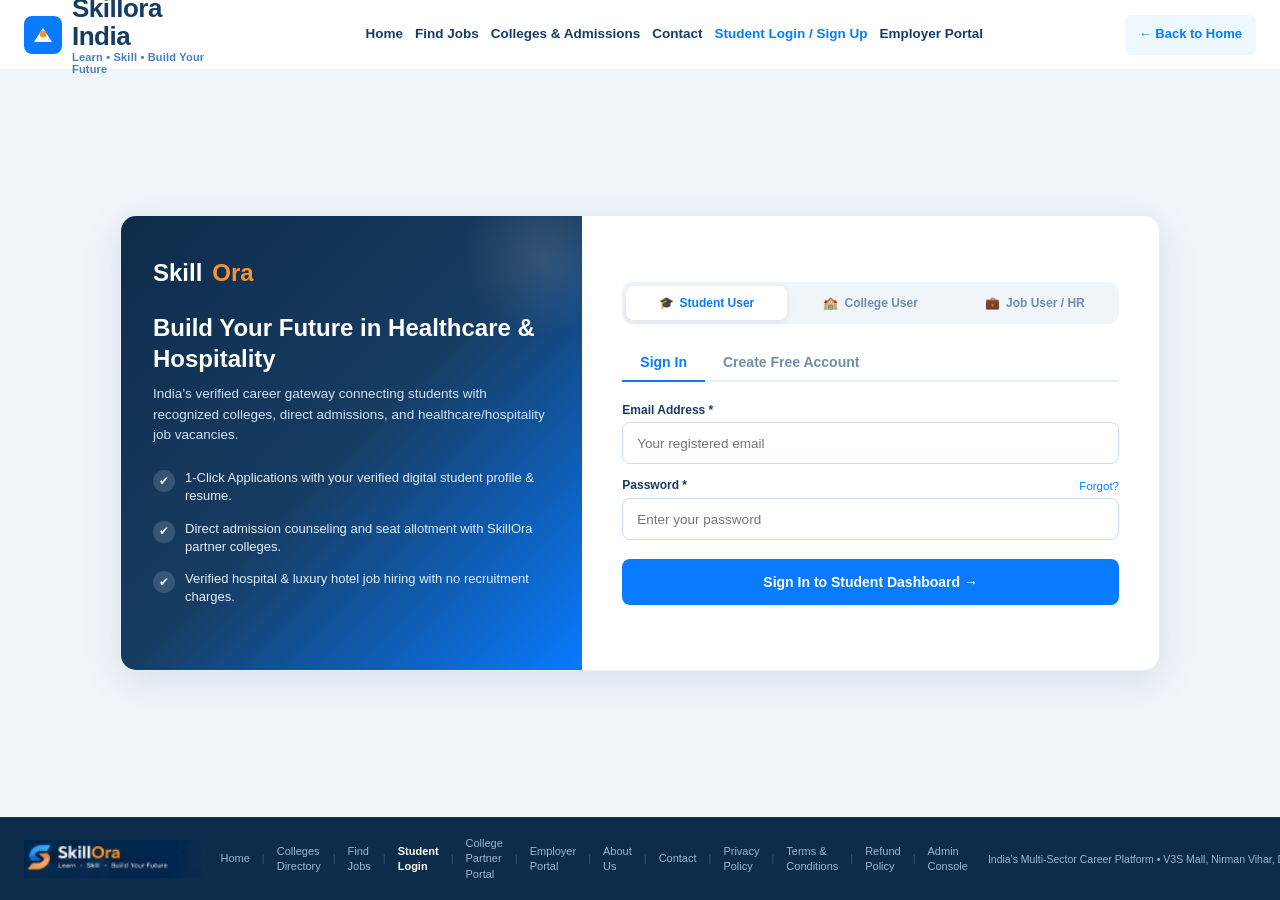
<file: college-portal.html>
<!DOCTYPE html>
<html lang="en">
<head>
  <meta charset="UTF-8">
  <meta name="viewport" content="width=device-width, initial-scale=1.0">
  <title>College Partner Portal & Admissions Intake | SkillOra</title>
  <link rel="preconnect" href="https://fonts.googleapis.com">
  <link rel="preconnect" href="https://fonts.gstatic.com" crossorigin>
  <link href="https://fonts.googleapis.com/css2?family=Arimo:ital,wght@0,400..700;1,400..700&display=swap" rel="stylesheet">
  <link rel="stylesheet" href="styles.css">
  <script src="data/config.js"></script>
  <script src="data/auth_db.js"></script>
  <style>
    body {
      background-color: #F0F4F8;
      min-height: 100vh;
      display: flex;
      flex-direction: column;
    }
    .college-portal-navbar {
      height: 64px;
      background: #0A2540;
      color: #FFFFFF;
      display: flex;
      align-items: center;
      justify-content: space-between;
      padding: 0 24px;
      border-bottom: 2px solid #0FA66D;
      position: sticky;
      top: 0;
      z-index: 1000;
    }
    .portal-brand {
      display: flex;
      align-items: center;
      gap: 12px;
      color: #FFFFFF;
      text-decoration: none;
      font-weight: 800;
      font-size: 20px;
    }
    .portal-badge-college {
      background: #0FA66D;
      color: #FFFFFF;
      font-size: 11px;
      font-weight: 700;
      padding: 3px 8px;
      border-radius: 4px;
      text-transform: uppercase;
      letter-spacing: 0.5px;
    }
    .portal-nav-links {
      display: flex;
      align-items: center;
      gap: 18px;
    }
    .portal-nav-links a {
      color: #CFE3F7;
      text-decoration: none;
      font-size: 13.5px;
      font-weight: 700;
      transition: color var(--transition-fast);
    }
    .portal-nav-links a:hover,
    .portal-nav-links a.active {
      color: #FFFFFF;
    }
    .portal-user-wrap {
      display: flex;
      align-items: center;
      gap: 12px;
    }
    .portal-user-pill {
      display: flex;
      align-items: center;
      gap: 8px;
      background: rgba(255, 255, 255, 0.1);
      border: 1px solid rgba(255, 255, 255, 0.2);
      padding: 5px 12px;
      border-radius: 20px;
      font-size: 12.5px;
    }
    .portal-container {
      max-width: 1560px;
      margin: 24px auto;
      padding: 0 20px;
      width: 100%;
      display: flex;
      flex-direction: column;
      gap: 24px;
      flex: 1;
    }

    /* Institute Banner Header */
    .inst-hero-card {
      background: #FFFFFF;
      border: 1px solid var(--border-light);
      border-radius: 12px;
      padding: 24px;
      box-shadow: var(--shadow-sm);
      display: flex;
      align-items: center;
      justify-content: space-between;
      gap: 20px;
      position: relative;
      overflow: hidden;
    }
    .inst-hero-card::before {
      content: "";
      position: absolute;
      top: 0;
      left: 0;
      bottom: 0;
      width: 5px;
      background: #0FA66D;
    }
    .inst-hero-left {
      display: flex;
      align-items: center;
      gap: 18px;
    }
    .inst-logo-box {
      width: 72px;
      height: 72px;
      border-radius: 10px;
      overflow: hidden;
      border: 1px solid var(--border-light);
      flex-shrink: 0;
    }
    .inst-logo-box img {
      width: 100%;
      height: 100%;
      object-fit: cover;
    }
    .inst-name {
      font-size: 20px;
      font-weight: 800;
      color: var(--color-navy-dark);
      margin-bottom: 4px;
    }
    .inst-meta-row {
      display: flex;
      align-items: center;
      gap: 12px;
      font-size: 12.5px;
      color: var(--text-muted);
      flex-wrap: wrap;
    }
    .inst-tag {
      background: #EDFDF5;
      color: #0FA66D;
      font-weight: 700;
      padding: 2px 8px;
      border-radius: 4px;
      font-size: 11px;
    }
    .inst-hero-actions {
      display: flex;
      gap: 10px;
      flex-shrink: 0;
    }

    /* Stats Grid */
    .college-stats-grid {
      display: grid;
      grid-template-columns: repeat(4, 1fr);
      gap: 16px;
    }
    .stat-card-custom {
      background: #FFFFFF;
      border: 1px solid var(--border-light);
      border-radius: 10px;
      padding: 18px;
      display: flex;
      align-items: center;
      gap: 14px;
      box-shadow: var(--shadow-sm);
    }
    .stat-ic {
      width: 44px;
      height: 44px;
      border-radius: 10px;
      display: flex;
      align-items: center;
      justify-content: center;
      font-size: 20px;
      flex-shrink: 0;
    }
    .stat-ic-green { background: #EDFDF5; color: #0FA66D; }
    .stat-ic-blue { background: #EDF8FF; color: #087BFF; }
    .stat-ic-orange { background: #FEF6EC; color: #FF922A; }
    .stat-ic-purple { background: #F5EEFD; color: #7756C4; }

    .stat-info strong {
      display: block;
      font-size: 22px;
      font-weight: 800;
      color: var(--color-navy-dark);
    }
    .stat-info span {
      font-size: 12px;
      color: var(--text-muted);
      font-weight: 600;
    }

    /* Tab Controls */
    .portal-tab-bar {
      display: flex;
      gap: 10px;
      border-bottom: 2px solid var(--border-light);
      padding-bottom: 2px;
    }
    .p-tab-btn {
      padding: 10px 18px;
      font-size: 13.5px;
      font-weight: 800;
      border: none;
      background: transparent;
      color: var(--text-muted);
      cursor: pointer;
      border-bottom: 3px solid transparent;
      margin-bottom: -2px;
      transition: all var(--transition-fast);
      display: flex;
      align-items: center;
      gap: 6px;
    }
    .p-tab-btn.active {
      color: #0FA66D;
      border-bottom-color: #0FA66D;
    }

    /* Content Pane */
    .portal-pane-card {
      background: #FFFFFF;
      border: 1px solid var(--border-light);
      border-radius: 12px;
      padding: 24px;
      box-shadow: var(--shadow-sm);
    }
    .pane-header-row {
      display: flex;
      align-items: center;
      justify-content: space-between;
      margin-bottom: 18px;
      border-bottom: 1px solid var(--border-light);
      padding-bottom: 12px;
    }
    .pane-title {
      font-size: 17px;
      font-weight: 800;
      color: var(--color-navy-dark);
    }
    .pane-sub {
      font-size: 12px;
      color: var(--text-muted);
    }

    /* Table Styles */
    .portal-table-wrap {
      overflow-x: auto;
    }
    .portal-table {
      width: 100%;
      border-collapse: collapse;
      font-size: 13px;
    }
    .portal-table th {
      background: #F8FCFF;
      color: var(--color-navy-dark);
      font-weight: 700;
      text-align: left;
      padding: 12px 14px;
      border-bottom: 1.5px solid var(--border-light);
    }
    .portal-table td {
      padding: 12px 14px;
      border-bottom: 1px solid #F0F5FA;
      color: var(--text-dark);
    }
    .portal-table tr:hover {
      background: #FAFCFE;
    }

    /* Status Pills */
    .pill-status {
      font-size: 11px;
      font-weight: 700;
      padding: 3px 8px;
      border-radius: 12px;
      display: inline-block;
    }
    .pill-green { background: #EDFDF5; color: #0FA66D; }
    .pill-blue { background: #EDF8FF; color: #087BFF; }
    .pill-orange { background: #FEF6EC; color: #FF922A; }

    /* Courses Grid */
    .course-mgmt-grid {
      display: grid;
      grid-template-columns: repeat(3, 1fr);
      gap: 16px;
    }
    .course-mgmt-card {
      border: 1px solid var(--border-light);
      border-radius: 8px;
      padding: 16px;
      background: #FAFDFE;
    }
    .course-mgmt-card h4 {
      font-size: 15px;
      font-weight: 800;
      color: var(--color-navy-dark);
      margin-bottom: 6px;
    }

    @media (max-width: 1024px) {
      .college-stats-grid { grid-template-columns: repeat(2, 1fr); }
      .course-mgmt-grid { grid-template-columns: repeat(2, 1fr); }
    }
    @media (max-width: 768px) {
      .college-stats-grid { grid-template-columns: 1fr; }
      .course-mgmt-grid { grid-template-columns: 1fr; }
      .inst-hero-card { flex-direction: column; align-items: flex-start; }
    }

    /* Mobile & Tablet Responsiveness for College Portal */
    @media (max-width: 900px) {
      .college-portal-navbar {
        height: auto;
        padding: 10px 14px;
        flex-wrap: wrap;
        gap: 10px;
      }
      .portal-nav-links {
        display: none;
      }
      .portal-brand {
        font-size: 17px;
      }
      .inst-hero-card {
        flex-direction: column;
        align-items: flex-start;
        padding: 16px;
        gap: 14px;
      }
      .inst-hero-left {
        flex-direction: column;
        align-items: flex-start;
        gap: 12px;
      }
      .inst-hero-actions {
        width: 100%;
        display: flex;
        gap: 8px;
      }
      .inst-hero-actions button {
        flex: 1;
      }
      .college-stats-grid {
        grid-template-columns: repeat(2, 1fr);
        gap: 12px;
      }
      .portal-tab-bar {
        overflow-x: auto;
        -webkit-overflow-scrolling: touch;
        white-space: nowrap;
      }
      .course-mgmt-grid {
        grid-template-columns: 1fr;
      }
      .portal-pane-card {
        padding: 16px 12px;
      }
      #form-college-profile {
        grid-template-columns: 1fr !important;
        gap: 16px !important;
      }
      .pane-header-row {
        flex-direction: column;
        align-items: flex-start;
        gap: 10px;
      }
    }
    @media (max-width: 480px) {
      .college-stats-grid {
        grid-template-columns: 1fr;
      }
    }
  </style>
</head>
<body>

  <!-- Top Portal Navbar -->
  <header class="college-portal-navbar">
    <div style="display:flex;align-items:center;gap:16px;">
      <a href="index.html" class="portal-brand">
        Skill<span style="color:#FF922A;">Ora</span>
      </a>
      <span class="portal-badge-college">College Partner Portal</span>
    </div>

    <nav class="portal-nav-links">
      <a href="javascript:void(0)" class="active" onclick="showTab('leads', this)">Admission Leads</a>
      <a href="javascript:void(0)" onclick="showTab('courses', this)">Courses & Seat Quota</a>
      <a href="javascript:void(0)" onclick="showTab('profile', this)">Campus Profile</a>
      <a href="colleges.html" target="_blank" title="View Public Listing on SkillOra">View Public Directory ↗</a>
    </nav>

    <div class="portal-user-wrap">
      <div class="portal-user-pill">
        <span>🏫</span>
        <strong id="header-college-name">College Partner</strong>
      </div>
      <button class="btn btn-secondary-btn" style="padding:4px 10px;font-size:11.5px;color:#FFFFFF;border-color:rgba(255,255,255,0.3);" onclick="handleSignOut()">Sign Out</button>
    </div>
  </header>

  <!-- Portal Container -->
  <main class="portal-container">

    <!-- Institute Profile Banner -->
    <div class="inst-hero-card">
      <div class="inst-hero-left">
        <div class="inst-logo-box">
          <img src="assets/places/campus_nursing_1.jpg" alt="College Campus Facility">
        </div>
        <div>
          <h1 class="inst-name" id="disp-college-name">Institution Name</h1>
          <div class="inst-meta-row">
            <span class="inst-tag" id="disp-accreditation">—</span>
            <span class="inst-tag" id="listing-status-note"></span>
            <span>📍 <strong id="disp-location">Location</strong></span>
            <span>Principal: <strong id="disp-principal">Admissions Office</strong></span>
            <span>Batch: <strong>2026 Academic Session</strong></span>
          </div>
        </div>
      </div>

      <div class="inst-hero-actions">
        <button class="btn btn-primary-btn" style="background:#0FA66D;padding:8px 14px;font-size:12.5px;" onclick="openAddCourseModal()">+ Add Course</button>
        <button class="btn btn-secondary-btn" style="padding:8px 14px;font-size:12.5px;" onclick="exportLeadsCsv()">📥 Export Leads (CSV)</button>
      </div>
    </div>

    <!-- 4 Stats Counters -->
    <div class="college-stats-grid">
      <div class="stat-card-custom">
        <div class="stat-ic stat-ic-green">📝</div>
        <div class="stat-info">
          <strong id="stat-total-leads">0</strong>
          <span>Direct Seat Applications</span>
        </div>
      </div>

      <div class="stat-card-custom">
        <div class="stat-ic stat-ic-blue">🎓</div>
        <div class="stat-info">
          <strong id="stat-active-courses">0</strong>
          <span>Active Program Streams</span>
        </div>
      </div>

      <div class="stat-card-custom">
        <div class="stat-ic stat-ic-orange">🪑</div>
        <div class="stat-info">
          <strong id="stat-seats-remaining">0</strong>
          <span>Available Seats</span>
        </div>
      </div>

      <div class="stat-card-custom">
        <div class="stat-ic stat-ic-purple">⭐</div>
        <div class="stat-info">
          <strong id="stat-counseling-leads">0</strong>
          <span>Students Under Review</span>
        </div>
      </div>
    </div>

    <!-- Tab Bar -->
    <div class="portal-tab-bar">
      <button class="p-tab-btn active" id="btn-tab-leads" onclick="showTab('leads', this)">
        <span>📋</span> Direct Admission Leads (<span id="tab-cnt-leads">0</span>)
      </button>
      <button class="p-tab-btn" id="btn-tab-courses" onclick="showTab('courses', this)">
        <span>📚</span> Programs & Seat Quotas (<span id="tab-cnt-courses">0</span>)
      </button>
      <button class="p-tab-btn" id="btn-tab-profile" onclick="showTab('profile', this)">
        <span>🏛️</span> Campus Accreditation & Facilities
      </button>
    </div>

    <!-- TAB 1: ADMISSION LEADS -->
    <section class="portal-pane-card" id="pane-leads">
      <div class="pane-header-row">
        <div>
          <h2 class="pane-title">Direct Student Applications for 2026 Batch</h2>
          <span class="pane-sub">Real-time candidate registrations verified with 10th/12th qualification & direct phone contact.</span>
        </div>
        <div style="display:flex;gap:10px;">
          <input type="text" placeholder="Search student name or phone..." class="auth-input" style="height:34px;font-size:12px;width:240px;" oninput="filterLeads(this.value)">
        </div>
      </div>

      <div class="portal-table-wrap">
        <table class="portal-table">
          <thead>
            <tr>
              <th>App ID</th>
              <th>Student Candidate</th>
              <th>Qualification / Stream</th>
              <th>Course Applied</th>
              <th>Contact Phone</th>
              <th>State</th>
              <th>Applied Date</th>
              <th>Admission Status</th>
              <th>Action</th>
            </tr>
          </thead>
          <tbody id="leads-table-body">
            <tr>
              <td colspan="9" style="text-align:center;padding:28px 16px;color:var(--text-muted);background:#F8FCFF;">
                No student admission applications received yet. Real applicant submissions will appear here live with original timestamps.
              </td>
            </tr>
          </tbody>
        </table>
      </div>
    </section>

    <!-- TAB 2: COURSES & SEAT QUOTAS -->
    <section class="portal-pane-card" id="pane-courses" style="display:none;">
      <div class="pane-header-row">
        <div>
          <h2 class="pane-title">Active Program Offerings & Quotas</h2>
          <span class="pane-sub">Manage available seat capacities, annual tuition fee structure, and admissions status.</span>
        </div>
        <button class="btn btn-primary-btn" style="background:#0FA66D;font-size:12.5px;padding:6px 12px;" onclick="openAddCourseModal()">+ Add Course Stream</button>
      </div>

      <div class="course-mgmt-grid" id="college-courses-grid">
        <!-- Rendered dynamically strictly from user's live posted academic streams -->
      </div>
    </section>

    <!-- TAB 3: CAMPUS PROFILE & ACCREDITATION -->
    <section class="portal-pane-card" id="pane-profile" style="display:none;">
      <div class="pane-header-row">
        <div>
          <h2 class="pane-title">Institute Accreditation & Campus Profile</h2>
          <span class="pane-sub">Verify your official statutory recognitions and campus infrastructure for prospective students.</span>
        </div>
        <button type="button" class="btn btn-primary-btn" style="background:#0FA66D;font-size:12.5px;padding:6px 14px;" onclick="saveCollegeProfileForm()">💾 Save Changes</button>
      </div>

      <form id="form-college-profile" onsubmit="event.preventDefault(); saveCollegeProfileForm();" style="display:grid;grid-template-columns:1fr 1fr;gap:20px;">
        <div style="display:flex;flex-direction:column;gap:12px;">
          <div class="form-group-wrap">
            <label for="prof-col-name">Institution Name *</label>
            <input type="text" id="prof-col-name" class="auth-input" required>
          </div>
          <div class="form-group-wrap">
            <label for="prof-col-location">Campus Location (City, State) *</label>
            <input type="text" id="prof-col-location" class="auth-input" required>
          </div>
          <div class="form-group-wrap">
            <label for="prof-col-principal">Director of Admissions / Principal</label>
            <input type="text" id="prof-col-principal" class="auth-input">
          </div>
          <div class="form-group-wrap">
            <label for="prof-col-reg">Accreditation Council Registration Number</label>
            <input type="text" id="prof-col-reg" class="auth-input" placeholder="e.g. INC-UP-2024-8891 (Indian Nursing Council)">
          </div>
          <div class="form-group-wrap">
            <label for="prof-col-university">Affiliated University</label>
            <input type="text" id="prof-col-university" class="auth-input">
          </div>
          <div class="form-group-wrap">
            <label for="prof-col-hospital">Clinical Training Hospital Tie-Up</label>
            <input type="text" id="prof-col-hospital" class="auth-input">
          </div>
          <div class="form-group-wrap">
            <label for="prof-col-hostel">Hostel Facilities & Accommodation</label>
            <input type="text" id="prof-col-hostel" class="auth-input">
          </div>
          <div>
            <button type="submit" class="btn btn-primary-btn" style="background:#0FA66D;padding:8px 18px;">Save Profile Changes →</button>
          </div>
        </div>

        <div>
          <label style="font-size:12px;font-weight:700;display:block;margin-bottom:6px;">Verified Campus Facility Photo</label>
          <div style="border-radius:10px;overflow:hidden;border:1px solid #D6EAFB;height:220px;position:relative;">
            <img src="assets/places/campus_nursing_1.jpg" alt="Campus Building" style="width:100%;height:100%;object-fit:cover;">
            <span style="position:absolute;bottom:10px;left:10px;background:rgba(10,37,64,0.85);color:#FFFFFF;padding:4px 10px;border-radius:4px;font-size:11px;font-weight:700;">📍 Verified Campus Building</span>
          </div>
          <div style="margin-top:14px;background:#F0F8FF;border:1px solid #C4DFF6;border-radius:8px;padding:12px;font-size:12px;color:#1B3E6B;line-height:1.5;">
            <strong>ℹ️ Verification Status: Active</strong><br>
            Changes saved here update your institute profile in real time and immediately reflect on the public College Directory for student counseling leads.
          </div>
        </div>
      </form>
    </section>


    <!-- ADD COURSE STREAM MODAL (Real Live Intake Posting) -->
    <div id="add-course-modal" style="display:none;position:fixed;top:0;left:0;width:100%;height:100%;background:rgba(10,37,64,0.65);backdrop-filter:blur(3px);z-index:3000;align-items:center;justify-content:center;padding:16px;">
      <div style="background:#FFFFFF;border-radius:12px;width:100%;max-width:540px;box-shadow:0 20px 48px rgba(0,0,0,0.2);overflow:hidden;animation:fadeIn 0.2s ease;">
        <div style="padding:18px 20px;background:#0A2540;color:#FFFFFF;display:flex;justify-content:space-between;align-items:center;">
          <h3 style="font-size:16px;font-weight:800;display:flex;align-items:center;gap:8px;">
            <span>🎓</span> Add & Publish New Course Stream
          </h3>
          <button onclick="closeAddCourseModal()" style="background:none;border:none;color:#FFFFFF;font-size:24px;cursor:pointer;line-height:1;">&times;</button>
        </div>
        <form id="form-add-course" onsubmit="event.preventDefault(); submitNewCourseStream();" style="padding:20px;display:flex;flex-direction:column;gap:12px;">
          <div>
            <label style="font-size:12px;font-weight:700;display:block;margin-bottom:4px;color:#173C62;">Course / Degree Name *</label>
            <input type="text" id="course-name-input" class="auth-input" placeholder="e.g. B.Sc Nursing / Diploma in Hotel Mgmt" required>
          </div>
          <div style="display:grid;grid-template-columns:1fr 1fr;gap:10px;">
            <div>
              <label style="font-size:12px;font-weight:700;display:block;margin-bottom:4px;color:#173C62;">Sector *</label>
              <select id="course-sector-input" class="auth-input" required>
                <option value="Nursing & Healthcare">Nursing & Healthcare</option>
                <option value="Hospitality">Hospitality & Hotel Mgmt</option>
                <option value="Paramedical Sciences">Paramedical Sciences</option>
                <option value="Corporate Skills">Corporate & Sales</option>
              </select>
            </div>
            <div>
              <label style="font-size:12px;font-weight:700;display:block;margin-bottom:4px;color:#173C62;">Duration *</label>
              <input type="text" id="course-duration-input" class="auth-input" placeholder="e.g. 4 Years / 3 Years" required>
            </div>
          </div>
          <div style="display:grid;grid-template-columns:1fr 1fr;gap:10px;">
            <div>
              <label style="font-size:12px;font-weight:700;display:block;margin-bottom:4px;color:#173C62;">Annual Tuition Fee *</label>
              <input type="text" id="course-fee-input" class="auth-input" placeholder="e.g. ₹75,000 / Year" required>
            </div>
            <div>
              <label style="font-size:12px;font-weight:700;display:block;margin-bottom:4px;color:#173C62;">Intake Seat Capacity *</label>
              <input type="number" id="course-seats-input" class="auth-input" placeholder="e.g. 60" min="1" required>
            </div>
          </div>
          <div>
            <label style="font-size:12px;font-weight:700;display:block;margin-bottom:4px;color:#173C62;">Eligibility Requirement</label>
            <input type="text" id="course-eligibility-input" class="auth-input" placeholder="e.g. 10+2 Intermediate with PCB 50%">
          </div>
          <div style="display:flex;justify-content:flex-end;gap:10px;margin-top:10px;">
            <button type="button" class="btn btn-secondary-btn" onclick="closeAddCourseModal()">Cancel</button>
            <button type="submit" class="btn btn-primary-btn" style="background:#0FA66D;">Publish Course to Directory →</button>
          </div>
        </form>
      </div>
    </div>
  </main>

  <!-- Standardized SkillOra Global Footer -->
  <footer class="site-footer" role="contentinfo" style="margin-top:auto;">
    <div class="footer-container">
      <a href="index.html" class="footer-brand" aria-label="SkillOra Home">
        <img src="assets/footer_logo.png" alt="SkillOra - Learn · Skill · Build Your Future" class="footer-logo-img">
      </a>

      <nav class="footer-nav" aria-label="Footer Links">
        <a href="index.html">Home</a>
        <span class="footer-sep">|</span>
        <a href="colleges.html">Colleges Directory</a>
        <span class="footer-sep">|</span>
        <a href="jobs.html">Find Jobs</a>
        <span class="footer-sep">|</span>
        <a href="auth.html?role=student">Student Login</a>
        <span class="footer-sep">|</span>
        <a href="college-portal.html" style="font-weight:700;color:#FFFFFF;">College Partner Portal</a>
        <span class="footer-sep">|</span>
        <a href="employer-portal.html">Employer Portal</a>
        <span class="footer-sep">|</span>
        <a href="about.html">About Us</a>
        <span class="footer-sep">|</span>
        <a href="contact.html">Contact</a>
        <span class="footer-sep">|</span>
        <a href="privacy.html">Privacy Policy</a>
        <span class="footer-sep">|</span>
        <a href="terms.html">Terms & Conditions</a>
        <span class="footer-sep">|</span>
        <a href="refund.html">Refund Policy</a>
        <span class="footer-sep">|</span>
        <a href="admin.html" target="_blank" rel="noopener">Admin Console</a>
      </nav>

      <div class="footer-right-group">
        <div class="footer-country-badge">
          India's Multi-Sector Career Platform • V3S Mall, Nirman Vihar, Delhi
        </div>
      </div>
    </div>
  </footer>

  <script>
    // Live College Intake and Admission Pipeline (Zero Fake Data)
    const DEFAULT_COURSES = [];
    let ALL_COLLEGE_LEADS = [];
    let ALL_COLLEGE_COURSES = [];
    let LOGGED_IN_COLLEGE = null;

    function showTab(tab, btn) {
      document.getElementById('pane-leads').style.display = 'none';
      document.getElementById('pane-courses').style.display = 'none';
      document.getElementById('pane-profile').style.display = 'none';

      document.querySelectorAll('.p-tab-btn').forEach(b => b.classList.remove('active'));
      document.querySelectorAll('.portal-nav-links a').forEach(a => a.classList.remove('active'));

      if (tab === 'leads') {
        document.getElementById('pane-leads').style.display = 'block';
        document.getElementById('btn-tab-leads').classList.add('active');
      } else if (tab === 'courses') {
        document.getElementById('pane-courses').style.display = 'block';
        document.getElementById('btn-tab-courses').classList.add('active');
      } else if (tab === 'profile') {
        document.getElementById('pane-profile').style.display = 'block';
        document.getElementById('btn-tab-profile').classList.add('active');
      }
      if (btn) btn.classList.add('active');
    }

    function openAddCourseModal() {
      const modal = document.getElementById('add-course-modal');
      modal.style.display = 'flex';
      document.getElementById('course-name-input').focus();
    }

    function closeAddCourseModal() {
      document.getElementById('add-course-modal').style.display = 'none';
      document.getElementById('form-add-course').reset();
    }

    const parseFee = (t) => Number(String(t).replace(/[^0-9]/g, '')) || 0;
    const rupees = (n) => '₹' + Number(n).toLocaleString('en-IN');
    const parseLoc = (loc) => { const p = String(loc || '').split(',').map(x => x.trim()); return { city: p[0] || '', state: p[1] || '' }; };

    // Saves the whole college listing (profile + courses) to the cloud. Appears publicly only after SkillOra verifies it.
    async function persistCollege(courses) {
      const u = SkillOraAuth.getCurrentUser('college') || {};
      const loc = parseLoc(LOGGED_IN_COLLEGE.location);
      const fees = courses.map(c => c.fee).filter(f => f > 0);
      return SkillOraAuth.saveMyCollege({
        name: LOGGED_IN_COLLEGE.collegeName, category: LOGGED_IN_COLLEGE.category || u.sector || (courses[0] && courses[0].sector) || '',
        city: loc.city, state: loc.state, approval: LOGGED_IN_COLLEGE.accreditation, hostel: LOGGED_IN_COLLEGE.hostelFacilities,
        minFee: fees.length ? Math.min(...fees) : 0, courses
      });
    }

    async function submitNewCourseStream() {
      const name = document.getElementById('course-name-input').value.trim();
      const sector = document.getElementById('course-sector-input').value;
      const duration = document.getElementById('course-duration-input').value.trim();
      const fee = parseFee(document.getElementById('course-fee-input').value);
      const seats = Number(document.getElementById('course-seats-input').value);
      const eligibility = document.getElementById('course-eligibility-input').value.trim();

      if (!name || !duration || !fee || !seats) {
        alert('Please fill in Course Title, Duration, Annual Fee and Number of Seats.');
        return;
      }
      if (!LOGGED_IN_COLLEGE.location || !parseLoc(LOGGED_IN_COLLEGE.location).state) {
        alert('Please set your institution location as "City, State" in the Profile tab first.');
        showTab('profile'); closeAddCourseModal(); return;
      }
      const course = { name, sector, duration, fee, feeDisplay: rupees(fee), seats, remaining: seats, eligibility, mode: '', status: 'Admissions Open' };
      const res = await persistCollege([course, ...ALL_COLLEGE_COURSES.map(c => c.raw)]);
      if (!res.success) { alert(res.message); return; }
      closeAddCourseModal();
      await loadCollegeData();
      showTab('courses');
      alert(`Course "${name}" saved. ${res.message}`);
    }

    async function updateSeats(idx) {
      const crs = ALL_COLLEGE_COURSES[idx]; if (!crs) return;
      const v = prompt(`Seats remaining for "${crs.rawName}" (total intake ${crs.seats}):`, crs.remaining);
      if (v === null) return;
      const n = Math.max(0, Math.min(Number(v), crs.seats));
      if (!Number.isFinite(n)) return;
      const list = ALL_COLLEGE_COURSES.map((c, i) => i === idx ? { ...c.raw, remaining: n } : c.raw);
      const res = await persistCollege(list);
      if (!res.success) { alert(res.message); return; }
      await loadCollegeData();
    }

    function renderCoursesList() {
      const grid = document.querySelector('.course-mgmt-grid');
      if (!grid) return;

      if (!ALL_COLLEGE_COURSES || ALL_COLLEGE_COURSES.length === 0) {
        grid.innerHTML = `
          <div style="grid-column:1/-1;text-align:center;padding:44px 20px;background:#FFFFFF;border:1.5px dashed #D3E2F0;border-radius:12px;">
            <div style="font-size:38px;margin-bottom:10px;">🎓</div>
            <h3 style="color:#0A2540;font-size:16px;font-weight:800;margin-bottom:6px;">No Academic Program Offerings Listed Yet</h3>
            <p style="font-size:13px;color:#55708E;margin:0 auto 18px auto;max-width:500px;line-height:1.5;">
              You have not added any courses yet. Add your degree, diploma, or certification streams with seat intake and tuition fees to appear on the SkillOra public college search.
            </p>
            <button class="btn btn-primary-btn" style="background:#0FA66D;font-size:13px;padding:8px 20px;" onclick="openAddCourseModal()">+ Add Course Stream →</button>
          </div>
        `;
        const tabCourses = document.getElementById('tab-cnt-courses');
        if (tabCourses) tabCourses.textContent = '0';
        const statCourses = document.getElementById('stat-active-courses');
        if (statCourses) statCourses.textContent = '0';
        const statSeats = document.getElementById('stat-seats-remaining');
        if (statSeats) statSeats.textContent = '0';
        return;
      }

      grid.innerHTML = ALL_COLLEGE_COURSES.map((crs, idx) => `
        <div class="course-mgmt-card">
          <h4>${crs.name}</h4>
          <p style="font-size:12px;color:#728DA9;margin-bottom:10px;">${crs.duration}</p>
          <div style="display:flex;justify-content:space-between;font-size:12.5px;margin-bottom:6px;">
            <span>Annual Tuition Fee:</span>
            <strong style="color:#087BFF;">${crs.fee}</strong>
          </div>
          <div style="display:flex;justify-content:space-between;font-size:12.5px;margin-bottom:12px;">
            <span>Total Intake Capacity:</span>
            <strong>${crs.seats} Seats (${crs.remaining || crs.seats} Remaining)</strong>
          </div>
          <div style="display:flex;justify-content:space-between;align-items:center;">
            <span class="pill-status pill-green">${crs.status}</span>
            <button class="btn btn-secondary-btn" style="padding:3px 8px;font-size:11px;" onclick="updateSeats(${idx})">Update Seats</button>
          </div>
        </div>
      `).join('');

      const tabCourses = document.getElementById('tab-cnt-courses');
      if (tabCourses) tabCourses.textContent = ALL_COLLEGE_COURSES.length;
      const statCourses = document.getElementById('stat-active-courses');
      if (statCourses) statCourses.textContent = ALL_COLLEGE_COURSES.length;

      const totalSeats = ALL_COLLEGE_COURSES.reduce((acc, c) => acc + (Number(c.remaining) || Number(c.seats) || 0), 0);
      const statSeats = document.getElementById('stat-seats-remaining');
      if (statSeats) statSeats.textContent = totalSeats;
    }

    function renderLeadsTable(list) {
      const tbody = document.getElementById('leads-table-body');
      if (!tbody) return;

      if (!list || list.length === 0) {
        tbody.innerHTML = `
          <tr>
            <td colspan="9" style="text-align:center;padding:44px 20px;color:#55708E;background:#FFFFFF;">
              <div style="font-size:36px;margin-bottom:10px;">📋</div>
              <strong style="color:#0A2540;font-size:15px;display:block;margin-bottom:6px;">No Admission Applications Received Yet</strong>
              <p style="font-size:13px;color:#728DA9;margin:0 auto 16px auto;max-width:480px;line-height:1.5;">
                When prospective students apply to your listed courses, their academic stream, contact numbers, and counseling status will appear here with authentic timestamps.
              </p>
              <button class="btn btn-primary-btn" style="background:#0FA66D;font-size:12.5px;padding:7px 18px;" onclick="openAddCourseModal()">+ Add Course Offering</button>
            </td>
          </tr>
        `;
        const tabLeads = document.getElementById('tab-cnt-leads');
        if (tabLeads) tabLeads.textContent = '0';
        const statTotal = document.getElementById('stat-total-leads');
        if (statTotal) statTotal.textContent = '0';
        const statCounsel = document.getElementById('stat-counseling-leads');
        if (statCounsel) statCounsel.textContent = '0';
        return;
      }

      tbody.innerHTML = list.map((lead, idx) => `
        <tr>
          <td><strong style="color:#087BFF;">#${lead.id}</strong></td>
          <td><strong>${lead.name}</strong></td>
          <td>${lead.qualification || '—'}</td>
          <td><strong>${lead.course}</strong></td>
          <td><a href="tel:${lead.phone}" style="color:#087BFF;text-decoration:none;font-weight:700;">📱 ${lead.phone}</a></td>
          <td>${lead.location || '—'}</td>
          <td>${lead.date || '—'}</td>
          <td><span class="pill-status ${lead.stage.includes('Seat') || lead.stage.includes('Admitted') ? 'pill-green' : lead.stage.includes('Contacted') ? 'pill-blue' : 'pill-orange'}">${lead.stage}</span></td>
          <td>
            <select class="auth-input" style="height:30px;font-size:11.5px;padding:2px 6px;" onchange="updateLeadStatus('${lead.id}', this.value)">
              <option value="New" ${lead.stage==='New'?'selected':''}>New</option>
              <option value="Contacted" ${lead.stage==='Contacted'?'selected':''}>Contacted</option>
              <option value="Seat Allotted" ${lead.stage==='Seat Allotted'?'selected':''}>Seat Allotted</option>
              <option value="Admitted" ${lead.stage==='Admitted'?'selected':''}>Admitted</option>
            </select>
          </td>
        </tr>
      `).join('');

      const tabLeads = document.getElementById('tab-cnt-leads');
      if (tabLeads) tabLeads.textContent = list.length;
      const statTotal = document.getElementById('stat-total-leads');
      if (statTotal) statTotal.textContent = list.length;
      const underReview = list.filter(l => (l.stage || '').includes('Review') || (l.stage || '').includes('New')).length;
      const statCounsel = document.getElementById('stat-counseling-leads');
      if (statCounsel) statCounsel.textContent = underReview;
    }

    async function saveCollegeProfileForm() {
      const name = document.getElementById('prof-col-name').value.trim();
      const location = document.getElementById('prof-col-location').value.trim();
      const principal = document.getElementById('prof-col-principal').value.trim();
      const reg = document.getElementById('prof-col-reg').value.trim();
      const university = document.getElementById('prof-col-university').value.trim();
      const hospital = document.getElementById('prof-col-hospital').value.trim();
      const hostel = document.getElementById('prof-col-hostel').value.trim();

      if (!name || !location) { alert('Please provide Institution Name and Location.'); return; }
      if (!parseLoc(location).state) { alert('Please enter the location as "City, State".'); return; }

      const updatedData = { collegeName: name, location, principalName: principal, accreditation: reg, affiliatedUniversity: university, hospitalTieup: hospital, hostelFacilities: hostel };
      SkillOraAuth.saveCollegeProfile(updatedData);
      LOGGED_IN_COLLEGE = { ...LOGGED_IN_COLLEGE, ...updatedData };

      document.getElementById('header-college-name').textContent = name.split(' ')[0] + '...';
      document.getElementById('disp-college-name').textContent = name;
      document.getElementById('disp-location').textContent = location;
      document.getElementById('disp-principal').textContent = principal || '—';
      document.getElementById('disp-accreditation').textContent = reg || '—';

      let msg = 'Profile saved.';
      const u = SkillOraAuth.getCurrentUser('college') || {};
      if (ALL_COLLEGE_COURSES.length || u.sector) {
        const res = await persistCollege(ALL_COLLEGE_COURSES.map(c => c.raw));
        msg = res.success ? 'Profile saved. ' + res.message : 'Profile saved, but the public listing could not be updated: ' + res.message;
      } else {
        msg += ' Add your first course to create your public college listing.';
      }
      alert(msg);
    }

    async function updateLeadStatus(refId, newStatus) {
      const ok = await SkillOraAuth.updateAdmissionLeadStatusInCloud(refId, newStatus);
      if (!ok) { alert('Could not update the status. Please try again.'); await loadCollegeData(); return; }
      const item = ALL_COLLEGE_LEADS.find(l => String(l.id) === String(refId));
      if (item) item.stage = newStatus;
      renderLeadsTable(ALL_COLLEGE_LEADS);
    }

    function filterLeads(query) {
      const q = query.toLowerCase();
      const filtered = ALL_COLLEGE_LEADS.filter(l => {
        return l.name.toLowerCase().includes(q) || l.phone.includes(q) || l.course.toLowerCase().includes(q);
      });
      renderLeadsTable(filtered);
    }

    function exportLeadsCsv() {
      const unesc = v => String(v == null ? '' : v).replace(/&lt;/g,'<').replace(/&gt;/g,'>').replace(/&quot;/g,'"').replace(/&#39;/g,"'").replace(/&amp;/g,'&');
      const cell = v => { let t = unesc(v); if (/^[=+\-@\t\r]/.test(t)) t = "'" + t; return '"' + t.replace(/"/g, '""') + '"'; };
      const rows = [["Lead ID","Student Name","Target Course","Phone","Email","Date","Status"]];
      ALL_COLLEGE_LEADS.forEach(l => rows.push([l.id, l.name, l.course, l.phone, l.email, l.date, l.stage]));
      const blob = new Blob([rows.map(r => r.map(cell).join(',')).join('\n')], { type: 'text/csv' });
      const url = window.URL.createObjectURL(blob);
      const a = document.createElement('a');
      a.href = url;
      a.download = `SkillOra_College_Admissions_${new Date().toISOString().slice(0,10)}.csv`;
      a.click();
      setTimeout(() => URL.revokeObjectURL(url), 1000);
    }

    function handleSignOut() {
      if (confirm('Sign out of College Partner Portal?')) {
        if (window.SkillOraAuth && window.SkillOraAuth.signOut) { SkillOraAuth.signOut('college'); } else { localStorage.removeItem('SKILLORA_COLLEGE_USER'); localStorage.removeItem('SKILLORA_ACTIVE_ROLE'); }
        window.location.href = 'auth.html?role=college';
      }
    }

    // Initialize Genuine Live Data on Page Load (Single Active Role Enforced)
    async function loadCollegeData() {
      const [mine, leads] = await Promise.all([SkillOraAuth.fetchMyCollege(), SkillOraAuth.fetchMyLeads()]);
      const rawCourses = mine && Array.isArray(mine.raw.courses) ? mine.raw.courses : [];
      ALL_COLLEGE_COURSES = rawCourses.map(c => ({
        raw: c, rawName: c.name, name: SkillOraAuth.escapeHtml(c.name), duration: SkillOraAuth.escapeHtml(c.duration || ''),
        fee: SkillOraAuth.escapeHtml(c.feeDisplay || (c.fee ? rupees(c.fee) : '—')) + ' / Year', seats: Number(c.seats) || 0,
        remaining: c.remaining == null ? Number(c.seats) || 0 : Number(c.remaining), status: SkillOraAuth.escapeHtml(c.status || 'Admissions Open')
      }));
      ALL_COLLEGE_LEADS = leads.map(l => ({
        id: l.id, name: l.name, qualification: '', course: l.course || '—', phone: l.phone, email: l.email, location: '',
        date: l.createdAt ? new Date(l.createdAt).toLocaleString('en-IN', { day: '2-digit', month: 'short', year: 'numeric', hour: '2-digit', minute: '2-digit', hour12: true }) : '',
        stage: l.status
      }));
      const note = document.getElementById('listing-status-note');
      if (note) note.textContent = !mine ? 'Not listed yet - add a course to create your listing.' : (mine.raw.verified ? 'Live on SkillOra.' : 'Submitted - awaiting SkillOra verification before it appears publicly.');
      renderCoursesList();
      renderLeadsTable(ALL_COLLEGE_LEADS);
    }

    window.onload = async function() {
      if (!SkillOraAuth.enforceExclusiveRole('college')) return;
      const parsed = SkillOraAuth.getCurrentUser('college') || {};
      const col = {
        id: parsed.id,
        collegeName: parsed.collegeName || parsed.name || '',
        principalName: parsed.principalName || '',
        location: parsed.location || [parsed.city, parsed.state].filter(Boolean).join(', '),
        accreditation: parsed.accreditation || '',
        affiliatedUniversity: parsed.affiliatedUniversity || '',
        hospitalTieup: parsed.hospitalTieup || '',
        hostelFacilities: parsed.hostelFacilities || ''
      };
      LOGGED_IN_COLLEGE = col;

      const T = (id, v) => { const el = document.getElementById(id); if (el) el.textContent = v; };
      T('header-college-name', (col.collegeName.split(' ')[0] || 'My') + '...');
      T('disp-college-name', col.collegeName);
      T('disp-location', col.location || 'Add your location in Profile');
      T('disp-principal', col.principalName || '—');
      T('disp-accreditation', col.accreditation || '—');
      const V = (id, v) => { const el = document.getElementById(id); if (el) el.value = v; };
      V('prof-col-name', col.collegeName); V('prof-col-location', col.location); V('prof-col-principal', col.principalName);
      V('prof-col-reg', col.accreditation); V('prof-col-university', col.affiliatedUniversity);
      V('prof-col-hospital', col.hospitalTieup); V('prof-col-hostel', col.hostelFacilities);

      await loadCollegeData();
    };
  </script>
</body>
</html>
</file>
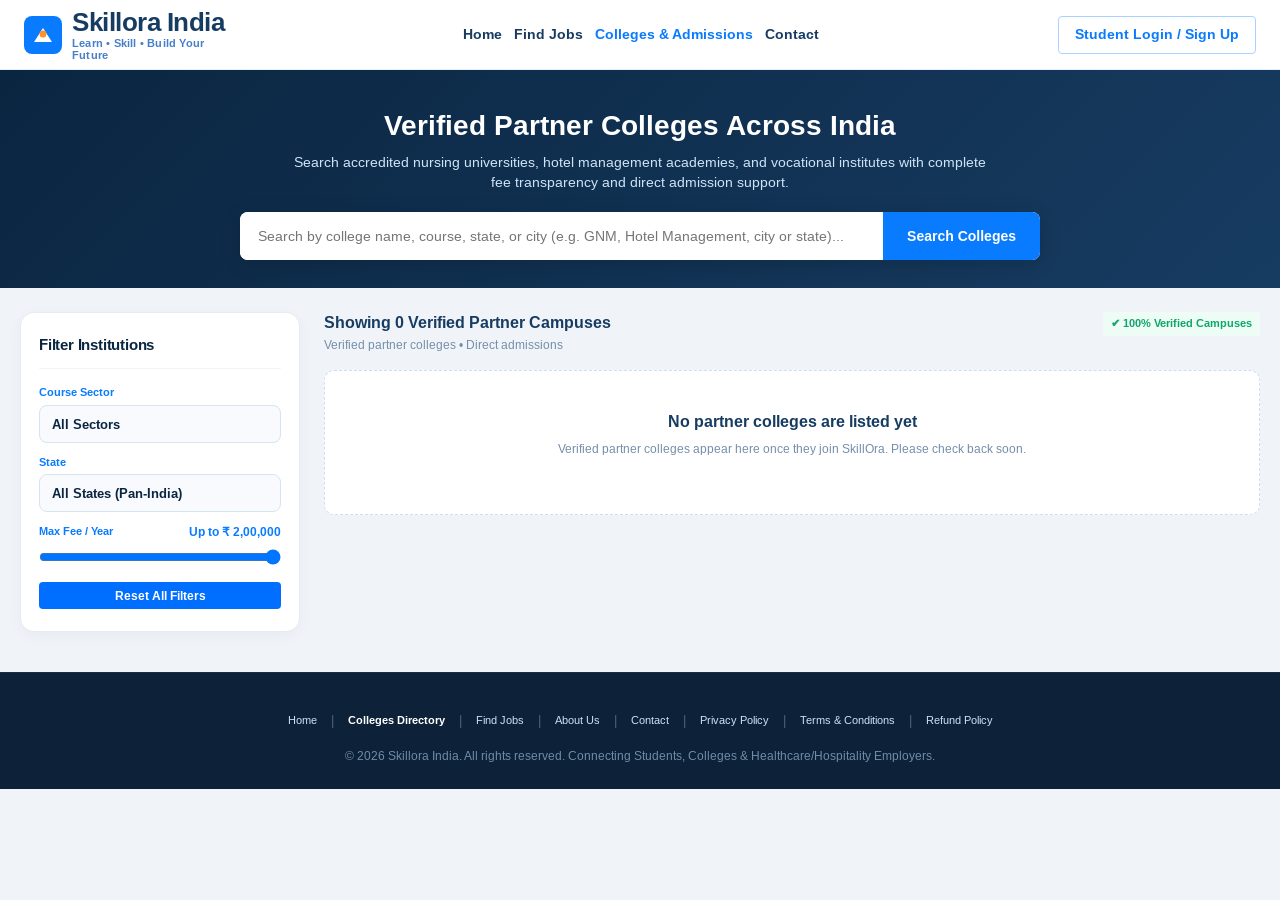
<file: colleges.html>
<!DOCTYPE html>
<html lang="en">
<head>
  <meta charset="UTF-8">
  <meta name="viewport" content="width=device-width, initial-scale=1.0">
  <title>Colleges & Direct Admissions Directory 2026 | Skillora India</title>
  <link rel="preconnect" href="https://fonts.googleapis.com">
  <link rel="preconnect" href="https://fonts.gstatic.com" crossorigin>
  <link href="https://fonts.googleapis.com/css2?family=Arimo:ital,wght@0,400..700;1,400..700&display=swap" rel="stylesheet">
  <link rel="stylesheet" href="styles.css">
  <script src="data/config.js"></script>
  <script src="data/auth_db.js"></script>
  <style>
    body { background-color: #F0F4F8; }
    .colleges-hero-bar {
      background: linear-gradient(135deg, #0A2540 0%, #173C62 100%);
      color: #FFFFFF;
      padding: 36px 20px 28px 20px;
      text-align: center;
    }
    .colleges-hero-bar h1 {
      font-size: 28px;
      font-weight: 800;
      margin-bottom: 8px;
    }
    .colleges-hero-bar p {
      font-size: 14px;
      color: #CFE3F7;
      max-width: 700px;
      margin: 0 auto 20px auto;
    }
    .colleges-search-box {
      max-width: 800px;
      margin: 0 auto;
      display: flex;
      background: #FFFFFF;
      border-radius: 8px;
      overflow: hidden;
      box-shadow: 0 4px 20px rgba(0,0,0,0.15);
    }
    .c-search-input {
      flex: 1;
      height: 48px;
      border: none;
      padding: 0 18px;
      font-size: 14px;
      font-family: var(--font-family);
      outline: none;
      color: var(--text-dark);
    }
    .c-search-btn {
      background: var(--color-primary-blue);
      color: #FFFFFF;
      border: none;
      padding: 0 24px;
      font-weight: 700;
      font-size: 14px;
      cursor: pointer;
    }
    .colleges-layout {
      max-width: 1560px;
      margin: 24px auto;
      padding: 0 20px;
      display: grid;
      grid-template-columns: 280px 1fr;
      gap: 24px;
    }
    .colleges-grid-3 {
      display: grid;
      grid-template-columns: repeat(3, 1fr);
      gap: 20px;
      align-items: stretch;
    }
    .col-card-custom {
      background: #FFFFFF;
      border: 1px solid #D6E3F0;
      border-radius: 12px;
      overflow: hidden;
      box-shadow: 0 2px 8px rgba(10, 37, 64, 0.05);
      transition: transform 0.2s cubic-bezier(0.16, 1, 0.3, 1), 
                  box-shadow 0.2s cubic-bezier(0.16, 1, 0.3, 1), 
                  border-color 0.2s ease;
      display: flex;
      flex-direction: column;
      height: 100%;
    }
    .col-card-custom:hover {
      box-shadow: 0 10px 24px rgba(8, 123, 255, 0.12);
      transform: translateY(-3px);
      border-color: #AAD2FF;
    }
    .col-img-wrap {
      height: 160px;
      min-height: 160px;
      max-height: 160px;
      position: relative;
      background: #173C62;
      overflow: hidden;
    }
    .col-img-wrap img {
      width: 100%;
      height: 100%;
      object-fit: cover;
      transition: transform 0.3s ease;
    }
    .col-card-custom:hover .col-img-wrap img {
      transform: scale(1.04);
    }
    .col-card-body {
      padding: 16px;
      flex: 1;
      display: flex;
      flex-direction: column;
    }
    .col-name-title {
      font-size: 15px;
      font-weight: 800;
      color: var(--color-navy-dark);
      margin-bottom: 6px;
      height: 42px;
      display: -webkit-box;
      -webkit-line-clamp: 2;
      -webkit-box-orient: vertical;
      overflow: hidden;
      text-overflow: ellipsis;
      line-height: 1.35;
    }
    .col-meta-tag {
      font-size: 11.5px;
      color: var(--color-primary-blue);
      font-weight: 700;
      margin-bottom: 6px;
    }
    .col-fee-badge {
      font-size: 12px;
      font-weight: 800;
      color: #0FA66D;
      background: #EDFDF5;
      border: 1px solid #B8EED4;
      padding: 4px 10px;
      border-radius: 6px;
      display: inline-block;
      margin-bottom: 12px;
      width: fit-content;
    }
    .col-direct-apply-btn {
      width: 100%;
      height: 40px;
      background-color: var(--color-primary-blue);
      color: #FFFFFF;
      font-size: 13px;
      font-weight: 700;
      border: none;
      border-radius: 8px;
      margin-top: auto;
      cursor: pointer;
      display: flex;
      align-items: center;
      justify-content: center;
      gap: 6px;
      transition: all var(--transition-fast);
    }
    .col-direct-apply-btn:hover {
      background-color: #0064db;
      transform: translateY(-1px);
      box-shadow: 0 4px 12px rgba(8, 123, 255, 0.25);
    }
    @media (max-width: 1100px) {
      .colleges-grid-3 { grid-template-columns: repeat(2, 1fr); }
    }
    @media (max-width: 900px) {
      .col-img-wrap {
        height: 130px !important;
        min-height: 130px !important;
        max-height: 130px !important;
      }
      .col-card-body {
        padding: 12px !important;
      }
      .c-search-input {
        width: 100% !important;
        box-sizing: border-box !important;
      }
      .navbar {
        height: auto;
        padding: 10px 14px;
        min-height: 60px;
      }
      .nav-menu {
        display: none;
      }
      .nav-actions {
        gap: 8px;
      }
      .btn-outline-login {
        font-size: 11.5px;
        padding: 0 10px;
        height: 34px;
      }
      .colleges-hero-bar {
        padding: 24px 14px 20px 14px;
      }
      .colleges-hero-bar h1 {
        font-size: 22px;
      }
      .colleges-hero-bar p {
        font-size: 13px;
        margin-bottom: 14px;
      }
      .colleges-search-box {
        flex-direction: column;
        width: 100%;
        gap: 8px;
      }
      .c-search-btn {
        height: 42px;
        border-radius: 6px;
      }
      .colleges-layout {
        grid-template-columns: 1fr;
        padding: 0 14px;
        gap: 16px;
        margin: 16px auto;
      }
      .colleges-grid-3 {
        grid-template-columns: 1fr;
        gap: 16px;
      }
      .filter-sidebar {
        order: 2;
      }
    }
  </style>
</head>
<body>

  <!-- Top Navigation Header -->
  <header class="navbar">
    <div class="nav-container">
      <a href="index.html" class="brand-logo" aria-label="SkillOra Home">
        <div class="logo-mark">
          <svg class="logo-symbol" viewBox="0 0 38 38" fill="none">
            <rect width="38" height="38" rx="8" fill="#087BFF"/>
            <path d="M10 26L19 12L28 26H10Z" fill="#FFFFFF"/>
            <circle cx="19" cy="18" r="3.5" fill="#FF922A"/>
          </svg>
        </div>
        <div class="logo-text-group">
          <span class="logo-title">Skillora <span class="highlight-orange">India</span></span>
          <span class="logo-tagline">Learn • Skill • Build Your Future</span>
        </div>
      </a>

      <nav class="nav-menu">
        <a href="index.html" class="nav-link">Home</a>
        <a href="jobs.html" class="nav-link">Find Jobs</a>
        <a href="colleges.html" class="nav-link" style="color:var(--color-primary-blue);font-weight:800;">Colleges & Admissions</a>
        <a href="contact.html" class="nav-link" id="nav-contact-link">Contact</a>
      </nav>

      <div class="nav-actions">
        <a href="auth.html?role=student" class="btn btn-outline-login" id="nav-auth-btn">Student Login</a>
        <button class="mobile-toggle-btn" id="mobile-toggle" aria-label="Open mobile menu">
          <span></span><span></span><span></span>
        </button>
      </div>
    </div>
  </header>

  <!-- Mobile Slide-Out Drawer Navigation -->
  <div class="mobile-nav-drawer" id="mobile-drawer" aria-hidden="true">
    <div class="mobile-nav-backdrop" id="mobile-backdrop"></div>
    <div class="mobile-nav-pane">
      <div class="mobile-nav-header">
        <div class="brand-logo" style="width:auto;">
          <span class="logo-title" style="font-size:20px;">Skill<span class="highlight-orange">Ora</span></span>
        </div>
        <button class="mobile-drawer-close" id="mobile-drawer-close" aria-label="Close menu">&times;</button>
      </div>
      <div class="mobile-nav-links">
        <a href="index.html" class="mob-link"><span>🏠</span> Home</a>
        <a href="colleges.html" class="mob-link active"><span>🎓</span> Colleges & Admissions</a>
        <a href="jobs.html" class="mob-link"><span>💼</span> Find Jobs</a>
        <a href="contact.html" class="mob-link"><span>📍</span> Contact Us</a>
        <div class="mob-divider"></div>
        <a href="auth.html?role=student" class="mob-link mob-highlight"><span>🔐</span> Student Login / Sign Up</a>
        <a href="college-portal.html" class="mob-link"><span>🏫</span> College Partner Portal</a>
        <a href="employer-portal.html" class="mob-link"><span>🏨</span> Hospital & Hotel HR Portal</a>
        <a href="admin.html" target="_blank" rel="noopener" class="mob-link mob-admin-link"><span>🛡️</span> Admin Console</a>
      </div>
    </div>
  </div>

  <!-- Hero Header for Colleges Tab -->
  <div class="colleges-hero-bar">
    <h1>Verified Partner Colleges Across India</h1>
    <p>Search accredited nursing universities, hotel management academies, and vocational institutes with complete fee transparency and direct admission support.</p>
    
    <div class="colleges-search-box">
      <input type="text" id="college-search-input" class="c-search-input" placeholder="Search by college name, course, state, or city (e.g. GNM, Hotel Management, city or state)..." oninput="filterCollegesLive()">
      <button class="c-search-btn" onclick="filterCollegesLive()">Search Colleges</button>
    </div>
  </div>

  <!-- Dedicated Main Layout -->
  <div class="colleges-layout">
    
    <!-- Left Filter Sidebar -->
    <aside class="filter-sidebar">
      <div class="filter-card">
        <h2 class="filter-header-title">Filter Institutions</h2>

        <!-- Sector Filter -->
        <div class="filter-field">
          <label class="filter-label">Course Sector</label>
          <div class="select-wrapper">
            <select id="filter-sector" class="filter-select" onchange="filterCollegesLive()">
              <option value="All">All Sectors</option>
              <option value="Nursing & Healthcare">Nursing & Healthcare</option>
              <option value="Hospitality">Hospitality & Hotel Mgmt</option>
              <option value="Sales & Marketing">Sales & Marketing</option>
              <option value="Language & Grooming">Language & Grooming</option>
            </select>
          </div>
        </div>

        <!-- State Filter -->
        <div class="filter-field">
          <label class="filter-label">State</label>
          <div class="select-wrapper">
            <select id="filter-state" class="filter-select" onchange="filterCollegesLive()">
              <option value="All">All States (Pan-India)</option>
              <option value="Maharashtra">Maharashtra</option>
              <option value="Delhi">Delhi NCR</option>
              <option value="Karnataka">Karnataka</option>
              <option value="Tamil Nadu">Tamil Nadu</option>
              <option value="Uttar Pradesh">Uttar Pradesh</option>
              <option value="Rajasthan">Rajasthan</option>
              <option value="Gujarat">Gujarat</option>
              <option value="West Bengal">West Bengal</option>
              <option value="Kerala">Kerala</option>
            </select>
          </div>
        </div>

        <!-- Fee Range Slider -->
        <div class="filter-field">
          <div style="display:flex;justify-content:space-between;margin-bottom:4px;">
            <label class="filter-label">Max Fee / Year</label>
            <span id="fee-val-text" style="font-size:12px;font-weight:700;color:var(--color-primary-blue);">Up to ₹ 2,00,000</span>
          </div>
          <input type="range" id="filter-fee-range" min="20000" max="200000" step="5000" value="200000" oninput="updateFeeRangeText(this.value); filterCollegesLive();" style="width:100%;">
        </div>

        <button class="btn btn-apply-filters w-full" onclick="resetCollegeFilters()">Reset All Filters</button>
      </div>
    </aside>

    <!-- Main Colleges Feed -->
    <main>
      <div style="display:flex;justify-content:space-between;align-items:flex-start;flex-wrap:wrap;gap:8px;margin-bottom:16px;">
        <div>
          <h3 id="colleges-count-header" style="font-size:16px;font-weight:800;color:var(--color-navy-dark);margin:0;">Showing 48 Verified Partner Campuses</h3>
          <span style="font-size:12px;color:var(--text-muted);display:block;margin-top:2px;">Verified partner colleges • Direct admissions</span>
        </div>
        <span class="pill-category" style="font-size:11px;font-weight:700;padding:4px 8px;background:#EDFDF5;color:#0FA66D;border-radius:4px;">✔ 100% Verified Campuses</span>
      </div>

      <div class="colleges-grid-3" id="colleges-grid-container">
        <!-- Dynamically rendered -->
      </div>
    </main>

  </div>

  <!-- Direct Admission Modal on Colleges Page -->
  <div class="modal-backdrop" id="direct-apply-modal" aria-hidden="true">
    <div class="modal-dialog">
      <button class="modal-close-btn" onclick="closeApplyModal()">✕</button>
      <div class="modal-header">
        <span class="modal-category-badge badge-green" id="app-modal-badge">Direct Seat Booking</span>
        <h2 class="modal-title" id="app-modal-college-name">—</h2>
        <div class="modal-institute-name" id="app-modal-loc">Mumbai, Maharashtra</div>
      </div>
      <div class="modal-body">
        <form class="modal-form" onsubmit="event.preventDefault(); submitDirectAdmission();">
          <div class="form-group">
            <label style="font-size:12px;font-weight:700;display:block;margin-bottom:4px;">Program / Course</label>
            <input type="text" id="app-form-course" class="input-field" readonly style="background:#F0F5FA;font-weight:700;color:var(--color-primary-blue);">
          </div>
          <div class="form-row">
            <input type="text" id="app-form-name" class="input-field" placeholder="Full Name *" required>
            <input type="tel" id="app-form-phone" class="input-field" placeholder="Mobile Number *" required>
          </div>
          <div class="form-row">
            <input type="email" id="app-form-email" class="input-field" placeholder="Email Address *" required>
            <input type="text" id="app-form-fee" class="input-field" readonly style="background:#F0F5FA;font-weight:700;color:#0FA66D;">
          </div>
          <button type="submit" class="btn btn-primary-submit w-full" style="padding:12px;font-size:14px;margin-top:6px;">
            Confirm Application & Reserve Counseling Slot →
          </button>
        </form>
      </div>
    </div>
  </div>

  <script src="data/colleges_db.js"></script>
  <script>
    let ALL_COLLEGES_DATA = [];
    let CURRENT_APPLYING_COLLEGE = null;

    const PLACE_CAMPUS_IMAGES = [
      "assets/places/campus_nursing_1.jpg",
      "assets/places/campus_nursing_2.jpg",
      "assets/places/campus_nursing_3.jpg",
      "assets/places/campus_nursing_4.jpg",
      "assets/places/campus_nursing_5.jpg",
      "assets/places/campus_nursing_6.jpg",
      "assets/places/campus_hotel_1.jpg",
      "assets/places/campus_hotel_2.jpg",
      "assets/places/campus_hotel_3.jpg",
      "assets/places/campus_hotel_4.jpg"
    ];

    function getPlacePhoto(id) {
      return PLACE_CAMPUS_IMAGES[Math.abs(Number(id) || 0) % PLACE_CAMPUS_IMAGES.length];
    }

    async function initCollegesPage() {
      await window.COLLEGES_READY;                 // verified colleges from the database
      ALL_COLLEGES_DATA = window.COLLEGES_DB || [];
      renderColleges(ALL_COLLEGES_DATA.slice(0, 48));
    }

    function renderColleges(list) {
      const container = document.getElementById('colleges-grid-container');
      const countEl = document.getElementById('colleges-count-header');
      if (countEl) countEl.textContent = `Showing ${list.length} Verified Partner Campuses`;

      if (list.length === 0) {
        container.innerHTML = `
          <div style="grid-column: 1 / -1; background:#FFFFFF; border:1px dashed #CCDEF5; border-radius:10px; padding:40px; text-align:center;">
            <h4>${ALL_COLLEGES_DATA.length === 0 ? 'No partner colleges are listed yet' : 'No colleges found matching your search'}</h4>
            <p style="font-size:12px;color:var(--text-muted);margin:8px 0 16px 0;">${ALL_COLLEGES_DATA.length === 0 ? 'Verified partner colleges appear here once they join SkillOra. Please check back soon.' : 'Try expanding your budget slider or choosing All States.'}</p>
            ${ALL_COLLEGES_DATA.length === 0 ? '' : '<button class="btn btn-apply-filters" onclick="resetCollegeFilters()">Reset All Filters</button>'}
          </div>
        `;
        return;
      }

      container.innerHTML = list.map(c => {
        const photo = getPlacePhoto(c.id);
        const pCourse = (c.courses && c.courses[0]) || { name: c.category, feeDisplay: c.minFeeDisplay };
        const coursesList = c.courses || [];

        return `
          <article class="col-card-custom" id="college-card-${c.id}">
            <div class="col-img-wrap">
              <img src="${photo}" alt="${c.name} Campus Facility" loading="lazy">
              <span class="campus-photo-tag">📍 Verified Campus</span>
            </div>
            <div class="col-card-body">
              <div style="flex:1;display:flex;flex-direction:column;">
                <span class="col-meta-tag">${c.category} • ${c.approval || 'Verified'}</span>
                <h3 class="col-name-title" title="${c.name}">${c.name}</h3>
                <div style="font-size:12px;color:var(--text-muted);margin-bottom:6px;white-space:nowrap;overflow:hidden;text-overflow:ellipsis;">📍 ${c.city}, ${c.state} • Est. ${c.established || '2000'}</div>
                <div class="col-fee-badge">Fee starts at: ${c.minFeeDisplay} / yr</div>

                <!-- Expandable Course Details Toggle -->
                <button type="button" class="col-details-toggle-btn" onclick="toggleCollegeCourses(${c.id})">
                  <span>View All ${coursesList.length} Courses & Eligibility</span>
                  <span id="col-arrow-${c.id}">▾</span>
                </button>

                <!-- Expanded Courses & Details Panel -->
                <div class="col-expand-panel" id="col-panel-${c.id}">
                  <div style="font-size:11px;font-weight:800;color:#0A2540;margin-bottom:6px;text-transform:uppercase;">Offered Programs & Fees</div>
                  <div style="display:flex;flex-direction:column;gap:4px;margin-bottom:8px;">
                    ${coursesList.map(crs => `
                      <div class="col-course-item-row">
                        <div>
                          <strong>${crs.name}</strong>
                          <div style="font-size:10.5px;color:#728DA9;">Duration: ${crs.duration} • Mode: ${crs.mode || 'Both'}</div>
                        </div>
                        <div style="font-size:11.5px;font-weight:700;color:#0FA66D;white-space:nowrap;">
                          ${crs.feeDisplay}
                        </div>
                      </div>
                    `).join('')}
                  </div>
                  <div style="font-size:11px;color:#728DA9;background:#EDF4FA;padding:6px 8px;border-radius:4px;margin-top:6px;">
                    <strong>Hostel:</strong> ${c.hostel || 'Available'} | <strong>Top Recruiters:</strong> ${(c.recruiters && c.recruiters.length ? c.recruiters.slice(0, 3).join(', ') : 'Not listed')}
                  </div>
                </div>

              </div>
              <div style="display:grid;grid-template-columns:1fr 1fr;gap:8px;margin-top:auto;padding-top:12px;">
                <button type="button" class="btn btn-secondary-btn" style="height:44px;min-height:44px;font-size:12px;font-weight:700;display:flex;align-items:center;justify-content:center;border-radius:8px;" onclick="toggleCollegeCourses(${c.id})">
                  View Details
                </button>
                <button class="col-direct-apply-btn" style="height:44px;min-height:44px;font-size:12px;margin:0;" onclick="openDirectApplyModal(${c.id})">
                  Enquire / Apply →
                </button>
              </div>
            </div>
          </article>
        `;
      }).join('');
    }

    function filterCollegesLive() {
      const query = (document.getElementById('college-search-input')?.value || '').toLowerCase();
      const sector = document.getElementById('filter-sector')?.value || 'All';
      const state = document.getElementById('filter-state')?.value || 'All';
      const maxFee = Number(document.getElementById('filter-fee-range')?.value || 200000);

      const filtered = ALL_COLLEGES_DATA.filter(c => {
        if (sector !== 'All' && !c.category.includes(sector.split(' ')[0])) return false;
        if (state !== 'All' && c.state !== state) return false;
        if (c.minFee && c.minFee > maxFee) return false;

        if (query) {
          const matchName = c.name.toLowerCase().includes(query);
          const matchCity = c.city.toLowerCase().includes(query);
          const matchState = c.state.toLowerCase().includes(query);
          const matchCourse = c.courses.some(crs => crs.name.toLowerCase().includes(query));
          if (!matchName && !matchCity && !matchState && !matchCourse) return false;
        }

        return true;
      });

      renderColleges(filtered.slice(0, 48));
    }

    function updateFeeRangeText(val) {
      document.getElementById('fee-val-text').textContent = `Up to ₹ ${Number(val).toLocaleString('en-IN')}`;
    }

    function toggleCollegeCourses(id) {
      const panel = document.getElementById(`col-panel-${id}`);
      const arrow = document.getElementById(`col-arrow-${id}`);
      if (!panel) return;
      panel.classList.toggle('active');
      if (arrow) arrow.textContent = panel.classList.contains('active') ? '▴' : '▾';
    }

    function resetCollegeFilters() {
      document.getElementById('college-search-input').value = '';
      document.getElementById('filter-sector').value = 'All';
      document.getElementById('filter-state').value = 'All';
      document.getElementById('filter-fee-range').value = 200000;
      updateFeeRangeText(200000);
      renderColleges(ALL_COLLEGES_DATA.slice(0, 48));
    }

    function openDirectApplyModal(collegeId) {
      const college = ALL_COLLEGES_DATA.find(c => c.id === collegeId);
      if (!college) return;

      const _su = window.SkillOraAuth.getCurrentUser('student'); const userStr = _su ? JSON.stringify(_su) : null;
      if (!userStr) {
        sessionStorage.setItem('SKILLORA_PENDING_APPLY', JSON.stringify({
          type: 'course',
          collegeId: college.id,
          collegeName: college.name,
          source: 'colleges_page'
        }));
        alert(`To apply for direct admission at ${college.name}, please Sign In or create your free Student Account.`);
        window.location.href = `auth.html?redirect=colleges&collegeId=${college.id}&title=${encodeURIComponent(college.name)}`;
        return;
      }

      CURRENT_APPLYING_COLLEGE = college;
      document.getElementById('app-modal-college-name').textContent = college.name;
      document.getElementById('app-modal-loc').textContent = `${college.city}, ${college.state} • ${college.approval || 'Verified'}`;
      
      const pCourse = college.courses[0] || { name: college.category, feeDisplay: college.minFeeDisplay };
      document.getElementById('app-form-course').value = pCourse.name;
      document.getElementById('app-form-fee').value = `Fee: ${pCourse.feeDisplay} / Year`;

      // Auto-fill student profile from authenticated session
      const u = JSON.parse(userStr);
      document.getElementById('app-form-name').value = u.name || '';
      document.getElementById('app-form-phone').value = u.phone || '';
      document.getElementById('app-form-email').value = u.email || '';

      const modal = document.getElementById('direct-apply-modal');
      modal.classList.add('active');
      modal.setAttribute('aria-hidden', 'false');
    }

    function closeApplyModal() {
      const modal = document.getElementById('direct-apply-modal');
      modal.classList.remove('active');
      modal.setAttribute('aria-hidden', 'true');
    }

    async function submitDirectAdmission() {
      const name = document.getElementById('app-form-name').value.trim();
      const phone = document.getElementById('app-form-phone').value.trim();
      const email = document.getElementById('app-form-email').value.trim();
      const course = document.getElementById('app-form-course').value;

      if (!name || !phone) {
        alert('Please enter your full name and phone number.');
        return;
      }

      const refId = `SKL-2026-${Math.floor(1000 + Math.random() * 9000)}`;

      const admissionRecord = {
        refId,
        studentName: name,
        phone,
        email: email || null,
        courseName: course,
        collegeName: CURRENT_APPLYING_COLLEGE ? CURRENT_APPLYING_COLLEGE.name : 'Verified College',
        collegeState: CURRENT_APPLYING_COLLEGE ? CURRENT_APPLYING_COLLEGE.state : '',
        collegeCity: CURRENT_APPLYING_COLLEGE ? CURRENT_APPLYING_COLLEGE.city : '',
        fee: CURRENT_APPLYING_COLLEGE ? CURRENT_APPLYING_COLLEGE.minFeeDisplay : 'Standard Fee',
        date: new Date().toLocaleDateString('en-IN', { day: 'numeric', month: 'short', year: 'numeric' }),
        timestamp: new Date().toISOString(),
        status: 'New',
        statusClass: 'status-new'
      };

      let saved = false;
      try {
        saved = await window.SkillOraAuth.submitAdmissionToCloud({
          collegeId: CURRENT_APPLYING_COLLEGE ? CURRENT_APPLYING_COLLEGE.id : null,
          studentName: name, phone: phone, email: email, courseName: course,
          collegeState: CURRENT_APPLYING_COLLEGE ? CURRENT_APPLYING_COLLEGE.state : null,
          collegeCity: CURRENT_APPLYING_COLLEGE ? CURRENT_APPLYING_COLLEGE.city : null,
          refId: refId
        });
      } catch (e) { saved = false; }
      if (!saved) {
        alert('We could not submit your application right now. Please check your connection and try again.');
        return;
      }

      closeApplyModal();
      alert(`Application Successfully Submitted!\n\nReference ID: ${refId}\nCollege: ${CURRENT_APPLYING_COLLEGE.name}\nCourse: ${course}\n\nYour application has been logged into Supabase. You can track this counseling slot in your Student Dashboard.`);
      window.location.href = 'dashboard.html';
    }

    window.onload = function() {
      initCollegesPage();
      const sUser = window.SkillOraAuth.getCurrentUser('student'); const student = sUser ? JSON.stringify(sUser) : null;
      const authBtn = document.getElementById('nav-auth-btn');
      const link = document.getElementById('nav-dashboard-link');

      if (student) {
        try {
          const u = JSON.parse(student);
          if (link) link.textContent = `Dashboard (${u.name.split(' ')[0]})`;
          if (authBtn) {
            authBtn.textContent = `Dashboard (${u.name.split(' ')[0]})`;
            authBtn.href = 'dashboard.html';
          }
        } catch (e) {}
      } else {
        if (authBtn) {
          authBtn.textContent = 'Student Login / Sign Up';
          authBtn.href = 'auth.html?role=student';
        }
      }

      // Dynamic URL Parameter Handling for Dedicated Page (search, sector, state, collegeId)
      try {
        const urlParams = new URLSearchParams(window.location.search);
        const qSearch = urlParams.get('search') || urlParams.get('q') || urlParams.get('course');
        const qSector = urlParams.get('sector');
        const qState = urlParams.get('state');
        const qColId = urlParams.get('collegeId');
        const autoApply = urlParams.get('apply') === 'true' || urlParams.get('applyCollege');

        if (qSearch) {
          const sInput = document.getElementById('college-search-input');
          if (sInput) sInput.value = decodeURIComponent(qSearch);
          filterCollegesLive();
        } else if (qSector) {
          const sSel = document.getElementById('filter-sector');
          if (sSel) {
            for (let opt of sSel.options) {
              if (opt.value.toLowerCase().includes(qSector.toLowerCase())) {
                sSel.value = opt.value;
                break;
              }
            }
          }
          filterCollegesLive();
        } else if (qColId) {
          const targetId = Number(qColId);
          const targetCol = ALL_COLLEGES_DATA.find(c => c.id === targetId);
          if (targetCol) {
            renderColleges([targetCol]);
            const countEl = document.getElementById('colleges-count-header');
            if (countEl) countEl.innerHTML = `Showing Selected College: <strong>${targetCol.name}</strong> • <a href="colleges.html" style="color:var(--color-primary-blue);text-decoration:underline;">View All Colleges</a>`;
            // Auto expand course list
            setTimeout(() => toggleCollegeCourses(targetId), 200);
            if (autoApply && student) {
              setTimeout(() => openDirectApplyModal(targetId), 350);
            }
          }
        }
      } catch (e) {
        console.error('URL param parsing error:', e);
      }
    };
    // Mobile Drawer Handlers
    const mobileToggle = document.getElementById('mobile-toggle');
    const mobileDrawer = document.getElementById('mobile-drawer');
    const mobileBackdrop = document.getElementById('mobile-backdrop');
    const mobileClose = document.getElementById('mobile-drawer-close');

    if (mobileToggle) mobileToggle.addEventListener('click', () => {
      mobileDrawer.classList.add('open');
      document.body.style.overflow = 'hidden';
    });
    if (mobileBackdrop) mobileBackdrop.addEventListener('click', () => {
      mobileDrawer.classList.remove('open');
      document.body.style.overflow = '';
    });
    if (mobileClose) mobileClose.addEventListener('click', () => {
      mobileDrawer.classList.remove('open');
      document.body.style.overflow = '';
    });
  </script>

  <!-- Site Footer -->
  <footer class="site-footer" style="background:#0D2238;color:#FFFFFF;padding:36px 20px 24px 20px;margin-top:40px;">
    <div style="max-width:1200px;margin:0 auto;text-align:center;">
      <nav class="footer-nav" style="display:flex;flex-wrap:wrap;justify-content:center;gap:10px 14px;font-size:13px;line-height:1.8;margin-bottom:16px;">
        <a href="index.html" style="color:#CFE3F7;text-decoration:none;">Home</a> <span style="color:#4A637D;">|</span>
        <a href="colleges.html" style="color:#FFFFFF;font-weight:700;text-decoration:none;">Colleges Directory</a> <span style="color:#4A637D;">|</span>
        <a href="jobs.html" style="color:#CFE3F7;text-decoration:none;">Find Jobs</a> <span style="color:#4A637D;">|</span>
        <a href="about.html" style="color:#CFE3F7;text-decoration:none;">About Us</a> <span style="color:#4A637D;">|</span>
        <a href="contact.html" style="color:#CFE3F7;text-decoration:none;">Contact</a> <span style="color:#4A637D;">|</span>
        <a href="privacy.html" style="color:#CFE3F7;text-decoration:none;">Privacy Policy</a> <span style="color:#4A637D;">|</span>
        <a href="terms.html" style="color:#CFE3F7;text-decoration:none;">Terms & Conditions</a> <span style="color:#4A637D;">|</span>
        <a href="refund.html" style="color:#CFE3F7;text-decoration:none;">Refund Policy</a>
      </nav>
      <div style="font-size:12px;color:#728DA9;">
        © 2026 Skillora India. All rights reserved. Connecting Students, Colleges & Healthcare/Hospitality Employers.
      </div>
    </div>
  </footer>
</body>
</html>
</file>
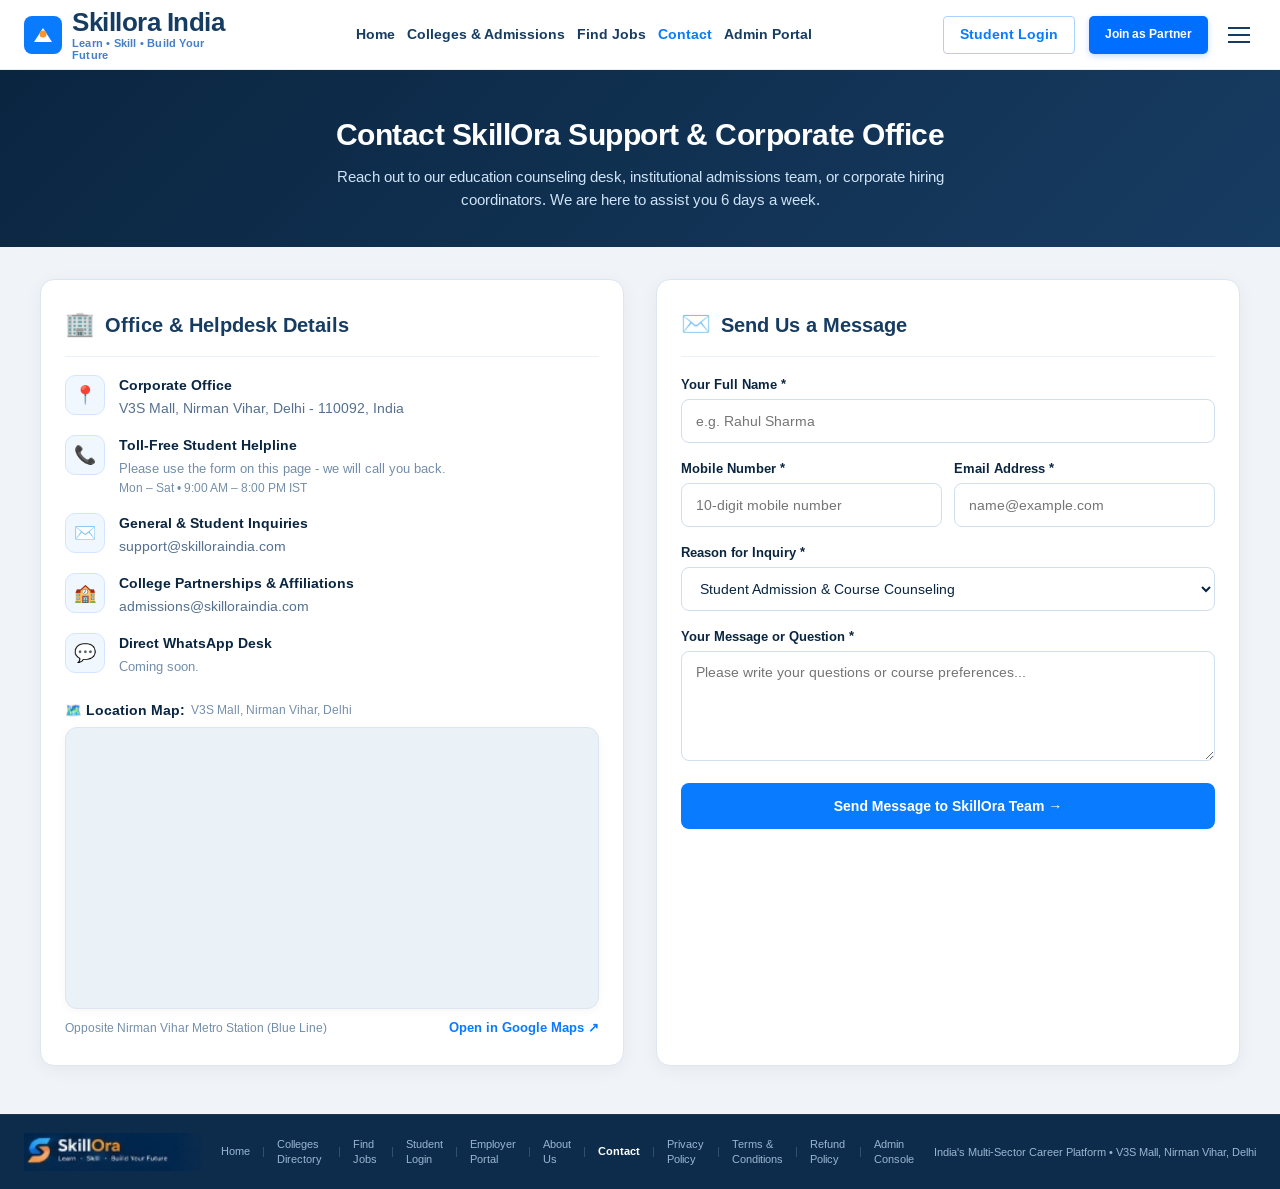
<file: contact.html>
<!DOCTYPE html>
<html lang="en">
<head>
  <meta charset="UTF-8">
  <meta name="viewport" content="width=device-width, initial-scale=1.0">
  <title>Contact Us & Office Location | SkillOra India</title>
  <link rel="preconnect" href="https://fonts.googleapis.com">
  <link rel="preconnect" href="https://fonts.gstatic.com" crossorigin>
  <link href="https://fonts.googleapis.com/css2?family=Arimo:ital,wght@0,400..700;1,400..700&display=swap" rel="stylesheet">
  <link rel="stylesheet" href="styles.css">
  <script src="data/config.js"></script>
  <script src="data/auth_db.js"></script>
  <style>
    body {
      background-color: #F0F4F8;
      font-family: var(--font-family, 'Arimo', sans-serif);
      margin: 0;
      padding: 0;
      color: var(--text-dark, #0A2540);
      overflow-x: hidden;
    }

    .contact-hero-bar {
      background: linear-gradient(135deg, #0A2540 0%, #173C62 100%);
      color: #FFFFFF;
      padding: 44px 20px 36px 20px;
      text-align: center;
    }
    .contact-hero-bar h1 {
      font-size: 30px;
      font-weight: 800;
      margin: 0 0 10px 0;
      letter-spacing: -0.5px;
    }
    .contact-hero-bar p {
      font-size: 15px;
      color: #CFE3F7;
      max-width: 680px;
      margin: 0 auto;
      line-height: 1.5;
    }

    .contact-layout {
      max-width: 1240px;
      margin: 32px auto 48px auto;
      padding: 0 20px;
      display: grid;
      grid-template-columns: 1fr 1fr;
      gap: 32px;
    }

    .contact-card {
      background: #FFFFFF;
      border-radius: 14px;
      border: 1px solid #DCE6F1;
      box-shadow: 0 4px 18px rgba(0, 0, 0, 0.05);
      padding: 28px 24px;
    }

    .card-title-row {
      display: flex;
      align-items: center;
      gap: 10px;
      margin-bottom: 18px;
      padding-bottom: 14px;
      border-bottom: 1px solid #EBF2F7;
    }
    .card-title-row h2 {
      font-size: 20px;
      font-weight: 800;
      color: var(--text-dark, #0A2540);
      margin: 0;
    }

    .info-list {
      display: flex;
      flex-direction: column;
      gap: 16px;
      margin-bottom: 24px;
    }
    .info-item {
      display: flex;
      align-items: flex-start;
      gap: 14px;
      font-size: 14px;
      line-height: 1.5;
    }
    .info-icon-badge {
      width: 40px;
      height: 40px;
      border-radius: 10px;
      background: #F0F7FF;
      color: #087BFF;
      display: flex;
      align-items: center;
      justify-content: center;
      font-size: 18px;
      flex-shrink: 0;
      border: 1px solid #D2E7FF;
    }
    .info-text-group strong {
      display: block;
      color: #0A2540;
      font-size: 14px;
      margin-bottom: 2px;
    }
    .info-text-group span, .info-text-group a {
      color: #55708E;
      text-decoration: none;
    }
    .info-text-group a:hover {
      color: #087BFF;
      text-decoration: underline;
    }

    .map-container {
      border-radius: 12px;
      overflow: hidden;
      border: 1px solid #DCE6F1;
      background: #EBF2F7;
      box-shadow: 0 2px 8px rgba(0, 0, 0, 0.04);
    }
    .map-container iframe {
      display: block;
      width: 100%;
      height: 280px;
      border: 0;
    }
    .map-action-row {
      margin-top: 10px;
      display: flex;
      justify-content: space-between;
      align-items: center;
    }

    /* Contact Form */
    .contact-form {
      display: flex;
      flex-direction: column;
      gap: 16px;
    }
    .form-group-wrap {
      display: flex;
      flex-direction: column;
      gap: 6px;
    }
    .form-group-wrap label {
      font-size: 13px;
      font-weight: 700;
      color: #0A2540;
    }
    .form-control-input {
      height: 44px;
      border: 1px solid #CFDFED;
      border-radius: 8px;
      padding: 0 14px;
      font-size: 14px;
      font-family: inherit;
      color: #0A2540;
      outline: none;
      transition: all 0.2s ease;
      background: #FFFFFF;
    }
    .form-control-input:focus {
      border-color: #087BFF;
      box-shadow: 0 0 0 3px rgba(8, 123, 255, 0.15);
    }
    textarea.form-control-input {
      height: 110px;
      padding: 12px 14px;
      resize: vertical;
    }
    .form-row-2col {
      display: grid;
      grid-template-columns: 1fr 1fr;
      gap: 12px;
    }
    .btn-contact-submit {
      background: #087BFF;
      color: #FFFFFF;
      border: none;
      border-radius: 8px;
      height: 46px;
      font-size: 14px;
      font-weight: 700;
      cursor: pointer;
      display: flex;
      align-items: center;
      justify-content: center;
      gap: 8px;
      transition: all 0.2s ease;
      margin-top: 6px;
    }
    .btn-contact-submit:hover {
      background: #0066d6;
      box-shadow: 0 4px 14px rgba(8, 123, 255, 0.25);
    }

    #form-feedback-alert {
      display: none;
      padding: 12px 16px;
      border-radius: 8px;
      font-size: 13.5px;
      line-height: 1.45;
      margin-bottom: 14px;
    }

    @media (max-width: 900px) {
      .navbar {
        height: auto;
        padding: 10px 14px;
        min-height: 58px;
      }
      .nav-menu { display: none; }
      .contact-hero-bar {
        padding: 30px 16px 24px 16px;
      }
      .contact-hero-bar h1 {
        font-size: 24px;
      }
      .contact-layout {
        grid-template-columns: 1fr;
        padding: 0 14px;
        gap: 20px;
        margin: 20px auto 36px auto;
      }
      .form-row-2col {
        grid-template-columns: 1fr;
      }
      .contact-card {
        padding: 20px 16px;
      }
    }
  </style>
</head>
<body>

  <!-- Top Portal Navbar -->
  <header class="navbar">
    <div class="nav-container">
      <a href="index.html" class="brand-logo" aria-label="SkillOra Home">
        <div class="logo-mark">
          <svg class="logo-symbol" viewBox="0 0 38 38" fill="none">
            <rect width="38" height="38" rx="8" fill="#087BFF"/>
            <path d="M10 26L19 12L28 26H10Z" fill="#FFFFFF"/>
            <circle cx="19" cy="18" r="3.5" fill="#FF922A"/>
          </svg>
        </div>
        <div class="logo-text-group">
          <span class="logo-title">Skillora <span class="highlight-orange">India</span></span>
          <span class="logo-tagline">Learn • Skill • Build Your Future</span>
        </div>
      </a>

      <nav class="nav-menu" aria-label="Main Navigation">
        <a href="index.html" class="nav-link">Home</a>
        <a href="colleges.html" class="nav-link">Colleges & Admissions</a>
        <a href="jobs.html" class="nav-link">Find Jobs</a>
        <a href="contact.html" class="nav-link" style="color:var(--color-primary-blue, #087BFF);font-weight:800;">Contact</a>
        <a href="admin.html" target="_blank" rel="noopener" class="nav-link">Admin Portal</a>
      </nav>

      <div class="nav-actions">
        <a href="auth.html?role=student" class="btn btn-outline-login" id="nav-auth-btn">Student Login</a>
        <a href="auth.html?role=institute" class="btn btn-primary-join" style="text-decoration:none;">Join as Partner</a>
        <button class="mobile-toggle-btn" id="mobile-toggle" aria-label="Open mobile menu" style="display:flex;">
          <span></span><span></span><span></span>
        </button>
      </div>
    </div>
  </header>

  <!-- Mobile Slide-Out Drawer Navigation -->
  <div class="mobile-nav-drawer" id="mobile-drawer" aria-hidden="true">
    <div class="mobile-nav-backdrop" id="mobile-backdrop"></div>
    <div class="mobile-nav-pane">
      <div class="mobile-nav-header">
        <div class="brand-logo" style="width:auto;">
          <div class="logo-mark" style="width:32px;height:32px;">
            <svg class="logo-symbol" viewBox="0 0 38 38" fill="none">
              <rect width="38" height="38" rx="8" fill="#087BFF"/>
              <path d="M10 26L19 12L28 26H10Z" fill="#FFFFFF"/>
              <circle cx="19" cy="18" r="3.5" fill="#FF922A"/>
            </svg>
          </div>
          <div class="logo-text-group">
            <span class="logo-title" style="font-size:20px;">Skill<span class="highlight-orange">Ora</span></span>
          </div>
        </div>
        <button class="mobile-drawer-close" id="mobile-drawer-close" aria-label="Close menu">&times;</button>
      </div>
      <div class="mobile-nav-links">
        <a href="index.html" class="mob-link"><span>🏠</span> Home</a>
        <a href="colleges.html" class="mob-link"><span>🎓</span> Colleges & Admissions</a>
        <a href="jobs.html" class="mob-link"><span>💼</span> Find Jobs</a>
        <a href="contact.html" class="mob-link active"><span>📍</span> Contact Us</a>
        <div class="mob-divider"></div>
        <a href="auth.html?role=student" class="mob-link mob-highlight"><span>🔐</span> Student Login / Sign Up</a>
        <a href="college-portal.html" class="mob-link"><span>🏫</span> College Partner Portal</a>
        <a href="employer-portal.html" class="mob-link"><span>🏨</span> Hospital & Hotel HR Portal</a>
        <a href="admin.html" target="_blank" rel="noopener" class="mob-link mob-admin-link"><span>🛡️</span> Admin Console</a>
      </div>
    </div>
  </div>

  <!-- Hero Header -->
  <section class="contact-hero-bar">
    <h1>Contact SkillOra Support & Corporate Office</h1>
    <p>Reach out to our education counseling desk, institutional admissions team, or corporate hiring coordinators. We are here to assist you 6 days a week.</p>
  </section>

  <!-- Main Content Layout -->
  <main class="contact-layout">

    <!-- Column 1: Office Address, Telephony & Google Maps -->
    <div class="contact-card">
      <div class="card-title-row">
        <span style="font-size:24px;">🏢</span>
        <h2>Office & Helpdesk Details</h2>
      </div>

      <div class="info-list">
        <!-- Corporate Office -->
        <div class="info-item">
          <div class="info-icon-badge">📍</div>
          <div class="info-text-group">
            <strong>Corporate Office</strong>
            <span>V3S Mall, Nirman Vihar, Delhi - 110092, India</span>
          </div>
        </div>

        <!-- Student Helpline -->
        <div class="info-item">
          <div class="info-icon-badge">📞</div>
          <div class="info-text-group">
            <strong>Toll-Free Student Helpline</strong>
            <a href="#" id="support-phone-link" style="display:none"></a><span id="support-phone-missing" style="font-size:13px;color:#728DA9;">Please use the form on this page - we will call you back.</span>
            <div style="font-size:12px;color:#728DA9;">Mon – Sat • 9:00 AM – 8:00 PM IST</div>
          </div>
        </div>

        <!-- General Inquiries -->
        <div class="info-item">
          <div class="info-icon-badge">✉️</div>
          <div class="info-text-group">
            <strong>General & Student Inquiries</strong>
            <a href="mailto:support@skilloraindia.com">support@skilloraindia.com</a>
          </div>
        </div>

        <!-- Institutional Tie-ups -->
        <div class="info-item">
          <div class="info-icon-badge">🏫</div>
          <div class="info-text-group">
            <strong>College Partnerships & Affiliations</strong>
            <a href="mailto:admissions@skilloraindia.com">admissions@skilloraindia.com</a>
          </div>
        </div>

        <!-- WhatsApp Desk -->
        <div class="info-item">
          <div class="info-icon-badge">💬</div>
          <div class="info-text-group">
            <strong>Direct WhatsApp Desk</strong>
            <a href="#" id="support-wa-link" target="_blank" rel="noopener" style="display:none"></a><span id="support-wa-missing" style="font-size:13px;color:#728DA9;">Coming soon.</span>
          </div>
        </div>
      </div>

      <!-- Google Map Section -->
      <div style="margin-top:20px;">
        <div style="font-size:13.5px;font-weight:700;color:#0A2540;margin-bottom:8px;display:flex;align-items:center;gap:6px;">
          <span>🗺️ Location Map:</span>
          <span style="font-size:12px;color:#728DA9;font-weight:400;">V3S Mall, Nirman Vihar, Delhi</span>
        </div>

        <div class="map-container">
          <iframe 
            src="https://maps.google.com/maps?q=V3S+Mall+Nirman+Vihar+Delhi&t=&z=15&ie=UTF8&iwloc=&output=embed" 
            title="SkillOra Office Location Map - V3S Mall Nirman Vihar Delhi"
            allowfullscreen="" 
            loading="lazy" 
            referrerpolicy="no-referrer-when-downgrade">
          </iframe>
        </div>

        <div class="map-action-row">
          <span style="font-size:12px;color:#728DA9;">Opposite Nirman Vihar Metro Station (Blue Line)</span>
          <a href="https://maps.google.com/?q=V3S+Mall+Nirman+Vihar+Delhi" target="_blank" rel="noopener" style="font-size:12.5px;color:#087BFF;font-weight:700;text-decoration:none;">Open in Google Maps ↗</a>
        </div>
      </div>
    </div>

    <!-- Column 2: Send Us a Message Form -->
    <div class="contact-card">
      <div class="card-title-row">
        <span style="font-size:24px;">✉️</span>
        <h2>Send Us a Message</h2>
      </div>

      <div id="form-feedback-alert"></div>

      <form class="contact-form" id="contact-form" onsubmit="event.preventDefault(); handleContactSubmit();">
        <div class="form-group-wrap">
          <label for="contact-name">Your Full Name *</label>
          <input type="text" id="contact-name" class="form-control-input" placeholder="e.g. Rahul Sharma" required>
        </div>

        <div class="form-row-2col">
          <div class="form-group-wrap">
            <label for="contact-phone">Mobile Number *</label>
            <input type="tel" id="contact-phone" class="form-control-input" placeholder="10-digit mobile number" pattern="[0-9]{10}" required>
          </div>
          <div class="form-group-wrap">
            <label for="contact-email">Email Address *</label>
            <input type="email" id="contact-email" class="form-control-input" placeholder="name@example.com" required>
          </div>
        </div>

        <div class="form-group-wrap">
          <label for="contact-topic">Reason for Inquiry *</label>
          <select id="contact-topic" class="form-control-input" required>
            <option value="Admission Guidance">Student Admission & Course Counseling</option>
            <option value="College Partnership">College / Institute Partnership Listing</option>
            <option value="Employer Hiring">Hospital / Hotel Staff Recruitment</option>
            <option value="General Support">General Platform Inquiry / Technical Support</option>
          </select>
        </div>

        <div class="form-group-wrap">
          <label for="contact-message">Your Message or Question *</label>
          <textarea id="contact-message" class="form-control-input" placeholder="Please write your questions or course preferences..." required></textarea>
        </div>

        <button type="submit" class="btn-contact-submit" id="btn-submit-contact">
          <span>Send Message to SkillOra Team →</span>
        </button>
      </form>
    </div>

  </main>

  <!-- Site Footer -->
  <footer class="site-footer" id="footer">
    <div class="footer-container">
      <a href="index.html" class="footer-brand" aria-label="SkillOra Home">
        <img src="assets/footer_logo.png" alt="SkillOra - Learn · Skill · Build Your Future" class="footer-logo-img">
      </a>

      <nav class="footer-nav" aria-label="Footer Links">
        <a href="index.html">Home</a>
        <span class="footer-sep">|</span>
        <a href="colleges.html">Colleges Directory</a>
        <span class="footer-sep">|</span>
        <a href="jobs.html">Find Jobs</a>
        <span class="footer-sep">|</span>
        <a href="auth.html?role=student">Student Login</a>
        <span class="footer-sep">|</span>
        <a href="employer-portal.html">Employer Portal</a>
        <span class="footer-sep">|</span>
        <a href="about.html">About Us</a>
        <span class="footer-sep">|</span>
        <a href="contact.html" style="font-weight:700;color:#FFFFFF;">Contact</a>
        <span class="footer-sep">|</span>
        <a href="privacy.html">Privacy Policy</a>
        <span class="footer-sep">|</span>
        <a href="terms.html">Terms & Conditions</a>
        <span class="footer-sep">|</span>
        <a href="refund.html">Refund Policy</a>
        <span class="footer-sep">|</span>
        <a href="admin.html" target="_blank" rel="noopener">Admin Console</a>
      </nav>

      <div class="footer-right-group">
        <div class="footer-country-badge">
          India's Multi-Sector Career Platform • V3S Mall, Nirman Vihar, Delhi
        </div>
      </div>
    </div>
  </footer>

  <script>
    // Form Submission Handler (Supabase Cloud + Local Storage Sync)
    async function handleContactSubmit() {
      const name = document.getElementById('contact-name').value.trim();
      const phone = document.getElementById('contact-phone').value.trim();
      const email = document.getElementById('contact-email').value.trim();
      const topic = document.getElementById('contact-topic').value;
      const message = document.getElementById('contact-message').value.trim();
      const btn = document.getElementById('btn-submit-contact');
      const alertEl = document.getElementById('form-feedback-alert');

      if (!name || !phone || !email || !message) {
        alertEl.style.display = 'block';
        alertEl.style.background = '#FDEDEC';
        alertEl.style.color = '#C0392B';
        alertEl.style.border = '1px solid #FADBD8';
        alertEl.innerHTML = '<strong>⚠️ Notice:</strong> Please fill in all required fields.';
        return;
      }

      btn.disabled = true;
      btn.textContent = 'Sending...';

      const refId = 'MSG-' + Date.now().toString().slice(-4);
      const now = new Date();
      const dateFormatted = now.toLocaleDateString('en-IN', { day: 'numeric', month: 'short', year: 'numeric' }) + ', ' + now.toLocaleTimeString('en-IN', { hour: '2-digit', minute: '2-digit', hour12: true });

      const inquiryItem = {
        id: refId,
        name: name,
        phone: phone,
        email: email,
        topic: topic,
        message: message,
        timestamp: now.toISOString(),
        dateFormatted: dateFormatted,
        status: 'New Inquiry'
      };

      // 1. Save to the cloud database (single source of truth; the admin console reads it from there)
      let saved = false;
      try { saved = await window.SkillOraAuth.submitContactInquiry({ name, phone, email, subject: topic, message }); } catch (e) {}
      if (!saved) {
        btn.disabled = false;
        btn.textContent = 'Send Message to SkillOra Team →';
        alertEl.style.display = 'block';
        alertEl.style.background = '#FDEDEC';
        alertEl.style.color = '#C0392B';
        alertEl.style.border = '1px solid #FADBD8';
        alertEl.innerHTML = '<strong>⚠️ Your message could not be sent.</strong> Please check your connection and try again.';
        return;
      }

      // 2. Deliver directly to skillora.web@gmail.com via FormSubmit AJAX API
      try {
        await fetch('https://formsubmit.co/ajax/skillora.web@gmail.com', {
          method: 'POST',
          headers: {
            'Content-Type': 'application/json',
            'Accept': 'application/json'
          },
          body: JSON.stringify({
            _subject: 'SkillOra Contact Message: ' + topic + ' from ' + name + ' (#' + refId + ')',
            _replyto: email,
            _captcha: 'false',
            _template: 'table',
            'Inquiry Reference': refId,
            'Sender Name': name,
            'Contact Phone': phone,
            'Email Address': email,
            'Topic / Category': topic,
            'Full Message': message,
            'Submitted At': dateFormatted
          })
        });
      } catch(mailErr) {
        console.warn('FormSubmit email transmission notice:', mailErr);
      }

      btn.disabled = false;
      btn.textContent = 'Send Message to SkillOra Team →';
      document.getElementById('contact-form').reset();

      alertEl.style.display = 'block';
      alertEl.style.background = '#E8F8F0';
      alertEl.style.color = '#0E7A53';
      alertEl.style.border = '1px solid #B7EBD4';
      alertEl.innerHTML = '<strong>✔ Message sent successfully!</strong>';
      alertEl.scrollIntoView({ behavior: 'smooth', block: 'nearest' });
    }

    // Mobile Drawer Handlers
    const mobileToggle = document.getElementById('mobile-toggle');
    const mobileDrawer = document.getElementById('mobile-drawer');
    const mobileBackdrop = document.getElementById('mobile-backdrop');
    const mobileClose = document.getElementById('mobile-drawer-close');

    if (mobileToggle) mobileToggle.addEventListener('click', () => {
      mobileDrawer.classList.add('open');
      document.body.style.overflow = 'hidden';
    });
    if (mobileBackdrop) mobileBackdrop.addEventListener('click', () => {
      mobileDrawer.classList.remove('open');
      document.body.style.overflow = '';
    });
    if (mobileClose) mobileClose.addEventListener('click', () => {
      mobileDrawer.classList.remove('open');
      document.body.style.overflow = '';
    });
  </script>
<script>
  (function () {
    const c = window.SKILLORA_CONFIG || {};
    const digits = v => String(v || '').replace(/[^0-9]/g, '');
    const show = (linkId, missId, number, href, suffix) => {
      if (!digits(number)) return;
      const a = document.getElementById(linkId), m = document.getElementById(missId);
      a.textContent = number + (suffix || ''); a.href = href; a.style.display = ''; if (m) m.style.display = 'none';
    };
    show('support-phone-link', 'support-phone-missing', c.SUPPORT_PHONE, 'tel:+' + digits(c.SUPPORT_PHONE));
    show('support-wa-link', 'support-wa-missing', c.SUPPORT_WHATSAPP, 'https://wa.me/' + digits(c.SUPPORT_WHATSAPP), ' (Counseling Support)');
  })();
</script>
</body>
</html>
</file>
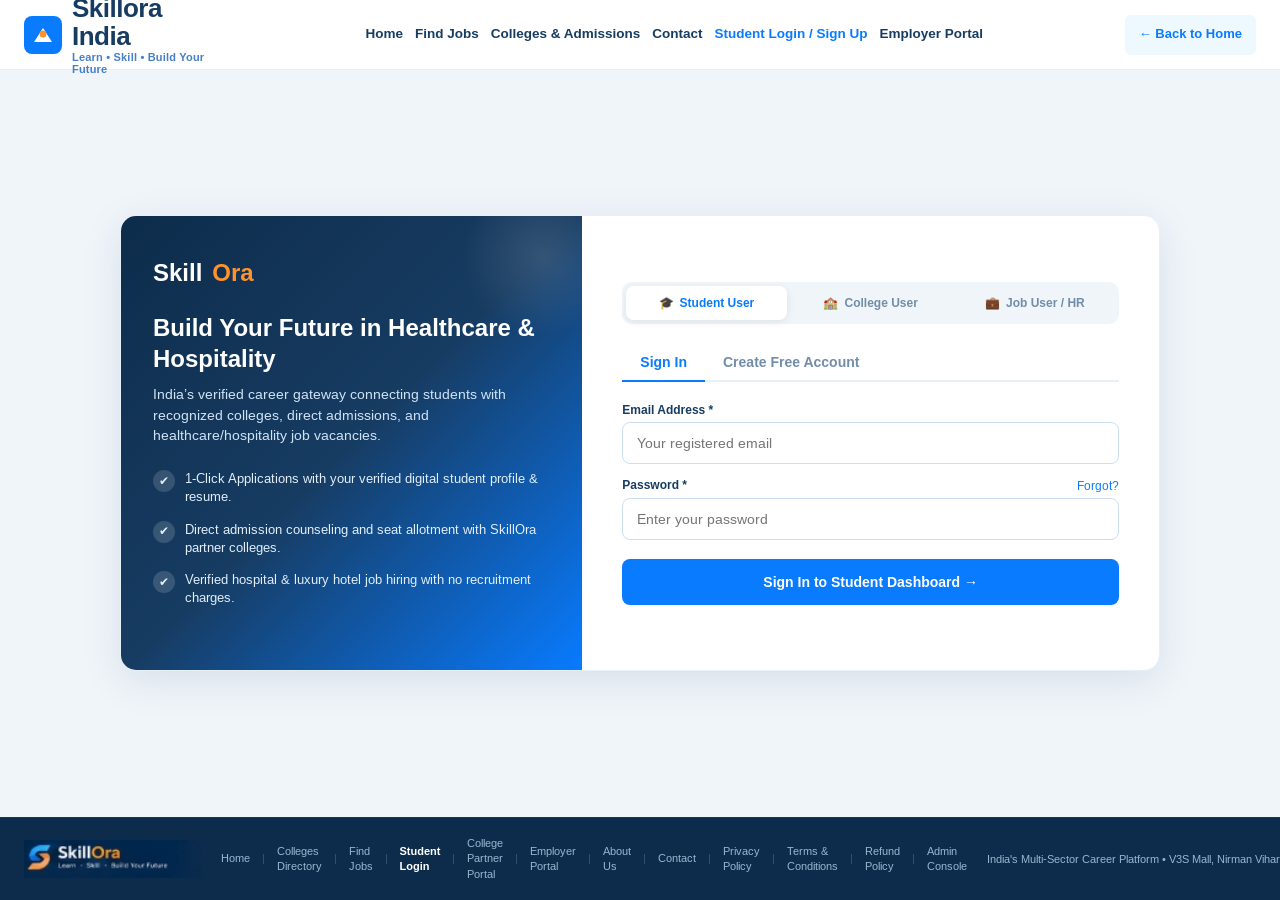
<file: dashboard.html>
<!DOCTYPE html>
<html lang="en">
<head>
  <meta charset="UTF-8">
  <meta name="viewport" content="width=device-width, initial-scale=1.0">
  <title>Student Account & Career Dashboard | SkillOra</title>
  <link rel="preconnect" href="https://fonts.googleapis.com">
  <link rel="preconnect" href="https://fonts.gstatic.com" crossorigin>
  <link href="https://fonts.googleapis.com/css2?family=Arimo:ital,wght@0,400..700;1,400..700&display=swap" rel="stylesheet">
  <link rel="stylesheet" href="styles.css">
  <script src="data/config.js"></script>
  <script src="data/auth_db.js"></script>
  <style>
    body {
      background-color: #F0F4F8;
      min-height: 100vh;
      display: flex;
      flex-direction: column;
    }
    .dash-container {
      max-width: 1560px;
      margin: 24px auto;
      padding: 0 20px;
      width: 100%;
      display: grid;
      grid-template-columns: 280px 1fr;
      gap: 24px;
      flex: 1;
    }

    /* Left Sidebar */
    .dash-sidebar {
      display: flex;
      flex-direction: column;
      gap: 16px;
    }
    .user-profile-card {
      background: #FFFFFF;
      border: 1px solid var(--border-light);
      border-radius: 12px;
      padding: 24px 20px;
      text-align: center;
      box-shadow: var(--shadow-sm);
    }
    .user-avatar-circle {
      width: 72px;
      height: 72px;
      border-radius: 50%;
      background: linear-gradient(135deg, #087BFF 0%, #173C62 100%);
      color: #FFFFFF;
      display: flex;
      align-items: center;
      justify-content: center;
      font-size: 26px;
      font-weight: 800;
      margin: 0 auto 12px auto;
      box-shadow: 0 4px 14px rgba(8, 123, 255, 0.25);
    }
    .user-name {
      font-size: 18px;
      font-weight: 800;
      color: var(--color-navy-dark);
      margin-bottom: 2px;
    }
    .user-role-badge {
      display: inline-block;
      font-size: 11px;
      font-weight: 700;
      color: #0FA66D;
      background: #EDFDF5;
      padding: 2px 8px;
      border-radius: 12px;
      margin-bottom: 12px;
    }
    .profile-strength-box {
      background: #F8FCFF;
      border: 1px solid #D6EAFB;
      border-radius: 8px;
      padding: 10px;
      margin-top: 10px;
      text-align: left;
    }
    .strength-label-row {
      display: flex;
      justify-content: space-between;
      font-size: 11.5px;
      font-weight: 700;
      margin-bottom: 6px;
      color: var(--text-dark);
    }
    .progress-bar-wrap {
      width: 100%;
      height: 6px;
      background: #E5F0F9;
      border-radius: 4px;
      overflow: hidden;
    }
    .progress-bar-fill {
      width: 85%;
      height: 100%;
      background: linear-gradient(90deg, #087BFF, #0FA66D);
      border-radius: 4px;
    }

    /* Sidebar Navigation Menu */
    .dash-nav-menu {
      background: #FFFFFF;
      border: 1px solid var(--border-light);
      border-radius: 12px;
      padding: 10px;
      box-shadow: var(--shadow-sm);
      display: flex;
      flex-direction: column;
      gap: 4px;
    }
    .dash-nav-btn {
      display: flex;
      align-items: center;
      gap: 12px;
      padding: 12px 16px;
      border-radius: 8px;
      font-size: 13.5px;
      font-weight: 700;
      color: var(--text-dark);
      text-decoration: none;
      border: none;
      background: transparent;
      width: 100%;
      text-align: left;
      cursor: pointer;
      transition: all var(--transition-fast);
    }
    .dash-nav-btn:hover {
      background: #F0F5FA;
      color: var(--color-primary-blue);
    }
    .dash-nav-btn.active {
      background: #EDF8FF;
      color: var(--color-primary-blue);
      border-left: 3px solid var(--color-primary-blue);
    }
    .dash-nav-badge {
      margin-left: auto;
      background: #087BFF;
      color: #FFFFFF;
      font-size: 10.5px;
      padding: 1px 7px;
      border-radius: 10px;
      font-weight: 700;
    }

    /* Main Content Area */
    .dash-main-pane {
      display: flex;
      flex-direction: column;
      gap: 20px;
    }
    .dash-section-card {
      background: #FFFFFF;
      border: 1px solid var(--border-light);
      border-radius: 12px;
      padding: 24px 28px;
      box-shadow: var(--shadow-sm);
    }
    .dash-section-header {
      display: flex;
      align-items: center;
      justify-content: space-between;
      border-bottom: 1px solid var(--border-light);
      padding-bottom: 14px;
      margin-bottom: 20px;
    }
    .dash-sec-title {
      font-size: 18px;
      font-weight: 800;
      color: var(--color-navy-dark);
    }
    .dash-sec-sub {
      font-size: 12.5px;
      color: var(--text-muted);
      margin-top: 2px;
    }

    /* Overview Stat Cards Grid */
    .dash-stats-grid {
      display: grid;
      grid-template-columns: repeat(4, 1fr);
      gap: 16px;
      margin-bottom: 20px;
    }
    .stat-metric-card {
      background: #FFFFFF;
      border: 1px solid var(--border-light);
      border-radius: 10px;
      padding: 18px;
      display: flex;
      align-items: center;
      gap: 14px;
      box-shadow: var(--shadow-sm);
    }
    .stat-icon-circle {
      width: 44px;
      height: 44px;
      border-radius: 10px;
      display: flex;
      align-items: center;
      justify-content: center;
      font-size: 20px;
      flex-shrink: 0;
    }
    .stat-ic-blue { background: #EDF8FF; color: #087BFF; }
    .stat-ic-green { background: #EDFDF5; color: #0FA66D; }
    .stat-ic-orange { background: #FEF6EC; color: #FF922A; }
    .stat-ic-purple { background: #F5EEFD; color: #7756C4; }

    .stat-metric-info strong {
      display: block;
      font-size: 20px;
      font-weight: 800;
      color: var(--color-navy-dark);
    }
    .stat-metric-info span {
      font-size: 12px;
      color: var(--text-muted);
      font-weight: 600;
    }

    /* Applications Table */
    .dash-table-wrap {
      overflow-x: auto;
    }
    .dash-table {
      width: 100%;
      border-collapse: collapse;
      font-size: 13px;
    }
    .dash-table th {
      background: #F8FCFF;
      color: var(--color-navy-dark);
      font-weight: 700;
      text-align: left;
      padding: 12px 14px;
      border-bottom: 1.5px solid var(--border-light);
    }
    .dash-table td {
      padding: 12px 14px;
      border-bottom: 1px solid #F0F5FA;
      color: var(--text-dark);
    }
    .dash-table tr:hover {
      background: #FAFCFE;
    }
    .status-pill {
      font-size: 11px;
      font-weight: 700;
      padding: 3px 8px;
      border-radius: 12px;
      display: inline-block;
    }
    .status-under-review { background: #FFF9E6; color: #B8860B; }
    .status-assigned { background: #EDF8FF; color: #087BFF; }
    .status-shortlisted { background: #EDFDF5; color: #0FA66D; }

    /* Resume Upload Card */
    .resume-upload-zone {
      border: 2px dashed #AAD2FF;
      border-radius: 10px;
      padding: 32px 20px;
      background: #F8FCFF;
      text-align: center;
      cursor: pointer;
      transition: all var(--transition-fast);
      margin-bottom: 18px;
    }
    .resume-upload-zone:hover {
      background: #EDF8FF;
      border-color: var(--color-primary-blue);
    }
    .resume-current-file {
      display: flex;
      align-items: center;
      justify-content: space-between;
      padding: 14px 18px;
      background: #F0F5FA;
      border-radius: 8px;
      border: 1px solid var(--border-light);
    }

    /* Form Fields */
    .profile-form-grid {
      display: grid;
      grid-template-columns: 1fr 1fr;
      gap: 16px;
    }
    .p-field-group {
      display: flex;
      flex-direction: column;
      gap: 4px;
    }
    .p-field-group label {
      font-size: 12px;
      font-weight: 700;
      color: var(--text-dark);
    }
    .p-input {
      width: 100%;
      height: 40px;
      padding: 0 12px;
      border: 1.5px solid var(--border-input);
      border-radius: 6px;
      font-family: var(--font-family);
      font-size: 13px;
      outline: none;
    }
    .p-input:focus {
      border-color: var(--color-primary-blue);
    }

    @media (max-width: 950px) {
      .navbar {
        height: auto;
        padding: 10px 14px;
        min-height: 60px;
      }
      .nav-menu {
        display: none;
      }
      .nav-actions {
        gap: 8px;
      }
      .dash-container {
        grid-template-columns: 1fr;
        padding: 14px;
        margin: 14px auto;
        gap: 16px;
      }
      .dash-sidebar {
        flex-direction: row;
        overflow-x: auto;
        -webkit-overflow-scrolling: touch;
        padding: 8px;
        gap: 8px;
        white-space: nowrap;
      }
      .dash-nav-btn {
        width: auto;
        flex-shrink: 0;
        padding: 8px 12px;
        font-size: 12px;
        border-radius: 20px;
        background: #F8FCFF;
        border: 1px solid #E5F0F9;
      }
      .dash-nav-btn.active {
        border-left: 1px solid #087BFF;
        background: #087BFF;
        color: #FFFFFF;
      }
      .dash-nav-btn.active .dash-nav-badge {
        background: #FFFFFF;
        color: #087BFF;
      }
      .dash-stats-grid {
        grid-template-columns: 1fr 1fr;
        gap: 10px;
      }
      .profile-form-grid {
        grid-template-columns: 1fr;
      }
      .dash-section-card {
        padding: 16px 12px;
      }
      .section-header-row {
        flex-direction: column;
        align-items: flex-start;
        gap: 10px;
      }
    }
    @media (max-width: 480px) {
      .dash-stats-grid {
        grid-template-columns: 1fr;
      }
    }
  </style>
</head>
<body>

  <!-- Navigation Header -->
  <header class="navbar">
    <div class="nav-container">
      <a href="index.html" class="brand-logo" aria-label="SkillOra Home">
        <div class="logo-mark">
          <svg class="logo-symbol" viewBox="0 0 38 38" fill="none">
            <rect width="38" height="38" rx="8" fill="#087BFF"/>
            <path d="M10 26L19 12L28 26H10Z" fill="#FFFFFF"/>
            <circle cx="19" cy="18" r="3.5" fill="#FF922A"/>
          </svg>
        </div>
        <div class="logo-text-group">
          <span class="logo-title">Skillora <span class="highlight-orange">India</span></span>
          <span class="logo-tagline">Learn • Skill • Build Your Future</span>
        </div>
      </a>

      <nav class="nav-menu">
        <a href="index.html" class="nav-link">Home</a>
        <a href="jobs.html" class="nav-link">Find Jobs</a>
        <a href="colleges.html" class="nav-link">Colleges & Admissions</a>
        <a href="dashboard.html" class="nav-link" style="color:var(--color-primary-blue);font-weight:800;">My Dashboard</a>
      </nav>

      <div class="nav-actions">
        <a href="admin.html" target="_blank" rel="noopener" class="btn btn-secondary-btn desktop-only-btn" style="padding:6px 14px;font-size:12.5px;text-decoration:none;">🛠️ Staff / Admin Portal</a>
        <button class="btn btn-outline-login" onclick="handleSignOut()">Sign Out</button>
      </div>
    </div>
  </header>

  <!-- Dashboard Container -->
  <div class="dash-container">
    
    <!-- Left Column: User Profile Card & Navigation -->
    <aside class="dash-sidebar">
      
      <!-- Profile Summary Card -->
      <div class="user-profile-card">
        <div class="user-avatar-circle" id="user-avatar-initials">SU</div>
        <h2 class="user-name" id="user-name-display">Student User</h2>
        <span class="user-role-badge">Verified Student Account</span>
        <p style="font-size:12px;color:var(--text-muted);margin-bottom:4px;" id="user-email-display">student@skillora.in</p>
        <p style="font-size:12px;color:var(--text-muted);" id="user-phone-display">📱 Contact Verified</p>

        <!-- Profile Strength Meter -->
        <div class="profile-strength-box">
          <div class="strength-label-row">
            <span>Profile Completeness</span>
            <span style="color:#0FA66D;">90%</span>
          </div>
          <div class="progress-bar-wrap">
            <div class="progress-bar-fill"></div>
          </div>
          <div style="font-size:10.5px;color:var(--text-muted);margin-top:6px;">
            ✔ Resume Attached • ✔ Contact Verified
          </div>
        </div>
      </div>

      <!-- Dashboard Navigation Menu -->
      <nav class="dash-nav-menu">
        <button class="dash-nav-btn active" onclick="switchDashTab('tab-overview', this)">
          <span>📊</span>
          <span>Overview & Stats</span>
        </button>
        <button class="dash-nav-btn" onclick="switchDashTab('tab-courses', this)">
          <span>🎓</span>
          <span>Course Applications</span>
          <span class="dash-nav-badge" id="badge-course-count">0</span>
        </button>
        <button class="dash-nav-btn" onclick="switchDashTab('tab-jobs', this)">
          <span>💼</span>
          <span>Job Applications</span>
          <span class="dash-nav-badge" id="badge-job-count">0</span>
        </button>
        <button class="dash-nav-btn" onclick="switchDashTab('tab-resume', this)">
          <span>📄</span>
          <span>Resume & Documents</span>
        </button>
        <button class="dash-nav-btn" onclick="switchDashTab('tab-profile', this)">
          <span>👤</span>
          <span>Edit Student Profile</span>
        </button>
      </nav>

    </aside>

    <!-- Right Column: Dynamic Main Pane -->
    <main class="dash-main-pane">

      <!-- =================================================================== -->
      <!-- TAB 1: OVERVIEW & STATS                                             -->
      <!-- =================================================================== -->
      <div id="tab-overview" class="dash-tab-content">
        
        <!-- 4 Key Metrics -->
        <div class="dash-stats-grid">
          <div class="stat-metric-card">
            <div class="stat-icon-circle stat-ic-blue">🎓</div>
            <div class="stat-metric-info">
              <strong id="stat-colleges-applied">2</strong>
              <span>College Admissions</span>
            </div>
          </div>
          <div class="stat-metric-card">
            <div class="stat-icon-circle stat-ic-green">💼</div>
            <div class="stat-metric-info">
              <strong id="stat-jobs-applied">1</strong>
              <span>Job Applications</span>
            </div>
          </div>
          <div class="stat-metric-card">
            <div class="stat-icon-circle stat-ic-orange">⏳</div>
            <div class="stat-metric-info">
              <strong>2 Hours</strong>
              <span>Counselor SLA</span>
            </div>
          </div>
          <div class="stat-metric-card">
            <div class="stat-icon-circle stat-ic-purple">🛡️</div>
            <div class="stat-metric-info">
              <strong>Verified</strong>
              <span>Student Status</span>
            </div>
          </div>
        </div>

        <!-- Recent College Applications Preview -->
        <div class="dash-section-card" style="margin-bottom:20px;">
          <div class="dash-section-header">
            <div>
              <h3 class="dash-sec-title">Recent College Admission Applications</h3>
              <p class="dash-sec-sub">Track your seat reservation, counselor follow-ups, and verified fee details.</p>
            </div>
            <a href="colleges.html" class="btn btn-secondary-btn" style="text-decoration:none;font-size:12px;">+ Apply to Another College</a>
          </div>

          <div class="dash-table-wrap">
            <table class="dash-table">
              <thead>
                <tr>
                  <th>Ref ID</th><th>Target College</th><th>Course Applied</th><th>Applied On</th><th>Current Status</th>
                </tr>
              </thead>
              <tbody id="overview-admission-table-body">
                <!-- Dynamically populated -->
              </tbody>
            </table>
          </div>
        </div>

        <!-- Recent Job Applications Preview -->
        <div class="dash-section-card">
          <div class="dash-section-header">
            <div>
              <h3 class="dash-sec-title">Recent Healthcare & Hospitality Job Applications</h3>
              <p class="dash-sec-sub">Track recruiter shortlisting and walk-in interview calls.</p>
            </div>
            <a href="jobs.html" class="btn btn-secondary-btn" style="text-decoration:none;font-size:12px;">+ Browse Jobs</a>
          </div>

          <div class="dash-table-wrap">
            <table class="dash-table">
              <thead>
                <tr>
                  <th>Job Reference</th><th>Role Applied</th><th>Employer / Facility</th><th>Salary Range</th><th>Status</th>
                </tr>
              </thead>
              <tbody id="overview-jobs-table-body">
                <!-- Dynamically populated -->
              </tbody>
            </table>
          </div>
        </div>

      </div>

      <!-- =================================================================== -->
      <!-- TAB 2: COURSE APPLICATIONS FULL VIEW                                -->
      <!-- =================================================================== -->
      <div id="tab-courses" class="dash-tab-content" style="display:none;">
        <div class="dash-section-card">
          <div class="dash-section-header">
            <div>
              <h3 class="dash-sec-title">All Course Admission Enquiries & Seat Locks</h3>
              <p class="dash-sec-sub">All direct admissions submitted through SkillOra are guaranteed institutional counseling within 2 hours.</p>
            </div>
            <a href="colleges.html" class="btn btn-primary-submit" style="text-decoration:none;font-size:12.5px;">Browse 480+ Colleges →</a>
          </div>

          <div class="dash-table-wrap">
            <table class="dash-table">
              <thead>
                <tr>
                  <th>Ref ID</th><th>College Name</th><th>Location</th><th>Course Name</th><th>Applied On</th><th>Status</th>
                </tr>
              </thead>
              <tbody id="all-courses-table-body">
                <!-- Dynamically populated -->
              </tbody>
            </table>
          </div>
        </div>
      </div>

      <!-- =================================================================== -->
      <!-- TAB 3: JOB APPLICATIONS FULL VIEW                                   -->
      <!-- =================================================================== -->
      <div id="tab-jobs" class="dash-tab-content" style="display:none;">
        <div class="dash-section-card">
          <div class="dash-section-header">
            <div>
              <h3 class="dash-sec-title">My Healthcare & Hospitality Job Applications</h3>
              <p class="dash-sec-sub">Direct applications submitted to verified hospital and hotel HR departments.</p>
            </div>
            <a href="jobs.html" class="btn btn-primary-submit" style="text-decoration:none;font-size:12.5px;">Search More Jobs →</a>
          </div>

          <div class="dash-table-wrap">
            <table class="dash-table">
              <thead>
                <tr>
                  <th>Application Ref</th><th>Job Position</th><th>Organization</th><th>City / State</th><th>Applied On</th><th>Status</th>
                </tr>
              </thead>
              <tbody id="all-jobs-table-body">
                <!-- Dynamically populated -->
              </tbody>
            </table>
          </div>
        </div>
      </div>

      <!-- =================================================================== -->
      <!-- TAB 4: RESUME & DOCUMENTS MANAGER                                   -->
      <!-- =================================================================== -->
      <div id="tab-resume" class="dash-tab-content" style="display:none;">
        <div class="dash-section-card">
          <div class="dash-section-header">
            <div>
              <h3 class="dash-sec-title">Resume & Verification Documents</h3>
              <p class="dash-sec-sub">Your uploaded resume is shared with verified hospital & hotel recruiters when you apply.</p>
            </div>
          </div>

          <!-- Drag and Drop Upload Box -->
          <div class="resume-upload-zone" onclick="document.getElementById('resume-file-input').click()">
            <input type="file" id="resume-file-input" style="display:none;" accept=".pdf,.doc,.docx" onchange="handleResumeFileSelected(this)">
            <div style="font-size:32px;margin-bottom:6px;">📁</div>
            <h4 style="font-size:15px;color:var(--color-navy-dark);margin-bottom:4px;">Click to Upload or Drag & Drop Resume</h4>
            <p style="font-size:12px;color:var(--text-muted);">Supports PDF, DOC, DOCX up to 5 MB</p>
          </div>

          <!-- Upload Progress / Status Indicator -->
          <div id="resume-upload-status" style="display:none;padding:12px 16px;background:#EBF5FF;border:1px solid #B9DAFB;border-radius:8px;margin-bottom:12px;font-size:12.5px;color:#087BFF;font-weight:700;">
            ⏳ Uploading resume file to your private cloud storage...
          </div>

          <!-- 1. Real State when NO resume has been uploaded yet -->
          <div id="resume-empty-state" style="background:#FFFDF5;border:1.5px dashed #F5C6CB;border-radius:10px;padding:24px 20px;text-align:center;margin-top:12px;">
            <div style="font-size:36px;margin-bottom:6px;">⚠️</div>
            <h4 style="font-size:15px;color:#721C24;margin-bottom:4px;font-weight:800;">No Resume Uploaded Yet</h4>
            <p style="font-size:12.5px;color:#728DA9;margin-bottom:14px;max-width:540px;margin-left:auto;margin-right:auto;">
              You have not uploaded a resume to your student account yet. Upload your PDF or DOCX file to Supabase Cloud Storage so hospital HRs and hotel recruiters can view your qualifications.
            </p>
            <button type="button" class="btn btn-primary-submit" style="padding:10px 22px;font-size:13px;" onclick="document.getElementById('resume-file-input').click()">
              ⬆️ Upload Resume to Cloud Storage Now
            </button>
          </div>

          <!-- 2. Real State when Resume IS uploaded to Supabase Cloud -->
          <div id="resume-active-state" style="display:none;margin-top:12px;">
            <div style="display:flex;justify-content:space-between;align-items:center;margin-bottom:8px;">
              <h4 style="font-size:13.5px;color:var(--text-dark);font-weight:800;">Active Resume File (Stored in Supabase Cloud):</h4>
              <span class="status-pill status-shortlisted">✔ Stored in Cloud</span>
            </div>
            <div class="resume-current-file">
              <div style="display:flex;align-items:center;gap:12px;">
                <div style="font-size:32px;">📄</div>
                <div>
                  <strong id="active-resume-name" style="font-size:14px;color:var(--color-navy-dark);"></strong>
                  <div style="font-size:11.5px;color:#0FA66D;font-weight:700;margin-top:2px;" id="active-resume-date">
                    Uploaded and secured on Supabase Cloud Storage
                  </div>
                </div>
              </div>
              <div style="display:flex;gap:8px;">
                <a id="btn-resume-preview" href="#" target="_blank" rel="noopener" class="btn btn-secondary-btn" style="padding:7px 14px;font-size:12px;text-decoration:none;display:inline-flex;align-items:center;gap:6px;">
                  👁️ View / Download Cloud File
                </a>
                <button class="btn btn-primary-submit" style="padding:7px 14px;font-size:12px;" onclick="document.getElementById('resume-file-input').click()">Replace Resume</button>
              </div>
            </div>
          </div>
        </div>
      </div>

      <!-- =================================================================== -->
      <!-- TAB 5: EDIT STUDENT PROFILE                                         -->
      <!-- =================================================================== -->
      <div id="tab-profile" class="dash-tab-content" style="display:none;">
        <div class="dash-section-card">
          <div class="dash-section-header">
            <div>
              <h3 class="dash-sec-title">Edit Student Profile & Career Preferences</h3>
              <p class="dash-sec-sub">Update your personal details, educational qualifications, and target locations.</p>
            </div>
          </div>

          <form onsubmit="event.preventDefault(); saveStudentProfile();">
            <div class="profile-form-grid">
              
              <div class="p-field-group">
                <label>Full Legal Name *</label>
                <input type="text" id="edit-name" class="p-input" required>
              </div>

              <div class="p-field-group">
                <label>Mobile Number *</label>
                <input type="tel" id="edit-phone" class="p-input" required>
              </div>

              <div class="p-field-group">
                <label>Email Address *</label>
                <input type="email" id="edit-email" class="p-input" required>
              </div>

              <div class="p-field-group">
                <label>Highest Qualification *</label>
                <select id="edit-qualification" class="p-input">
                  <option value="12th Pass">12th Standard Pass (Science/PCB/Arts/Commerce)</option>
                  <option value="GNM / Diploma">GNM / Nursing / Hotel Mgmt Diploma</option>
                  <option value="Graduate">Graduate (B.Sc / B.A / B.Com / BHM)</option>
                  <option value="Post Graduate">Post Graduate (M.Sc / MBA)</option>
                  <option value="10th Pass">10th Standard Pass</option>
                </select>
              </div>

              <div class="p-field-group">
                <label>Current City *</label>
                <input type="text" id="edit-city" class="p-input" required>
              </div>

              <div class="p-field-group">
                <label>Current State *</label>
                <input type="text" id="edit-state" class="p-input" required>
              </div>

              <div class="p-field-group">
                <label>Target Career Sector *</label>
                <select id="edit-sector" class="p-input">
                  <option value="Nursing & Healthcare">Nursing & Healthcare</option>
                  <option value="Hospitality & Hotel Mgmt">Hospitality & Hotel Mgmt</option>
                  <option value="Sales & Marketing">Sales & Marketing</option>
                  <option value="Language & Grooming">Language & Grooming</option>
                </select>
              </div>

              <div class="p-field-group">
                <label>Preferred Study / Work Location</label>
                <input type="text" id="edit-pref-loc" class="p-input" placeholder="Preferred work location">
              </div>

            </div>

            <div style="margin-top:20px;display:flex;justify-content:flex-end;gap:10px;">
              <button type="submit" class="btn btn-primary-submit">Save Profile Changes</button>
            </div>
          </form>
        </div>
      </div>

    </main>

  </div>

  <!-- Standardized SkillOra Global Footer -->
  <footer class="site-footer" role="contentinfo" style="margin-top:auto;">
    <div class="footer-container">
      <a href="index.html" class="footer-brand" aria-label="SkillOra Home">
        <img src="assets/footer_logo.png" alt="SkillOra - Learn · Skill · Build Your Future" class="footer-logo-img">
      </a>

      <nav class="footer-nav" aria-label="Footer Links">
        <a href="index.html">Home</a>
        <span class="footer-sep">|</span>
        <a href="colleges.html">Colleges Directory</a>
        <span class="footer-sep">|</span>
        <a href="jobs.html">Find Jobs</a>
        <span class="footer-sep">|</span>
        <a href="dashboard.html" style="font-weight:700;color:#FFFFFF;">Student Dashboard</a>
        <span class="footer-sep">|</span>
        <a href="college-portal.html">College Partner Portal</a>
        <span class="footer-sep">|</span>
        <a href="employer-portal.html">Employer Portal</a>
        <span class="footer-sep">|</span>
        <a href="about.html">About Us</a>
        <span class="footer-sep">|</span>
        <a href="contact.html">Contact</a>
        <span class="footer-sep">|</span>
        <a href="privacy.html">Privacy Policy</a>
        <span class="footer-sep">|</span>
        <a href="terms.html">Terms & Conditions</a>
        <span class="footer-sep">|</span>
        <a href="refund.html">Refund Policy</a>
        <span class="footer-sep">|</span>
        <a href="admin.html" target="_blank" rel="noopener">Admin Console</a>
      </nav>

      <div class="footer-right-group">
        <div class="footer-country-badge">
          India's Multi-Sector Career Platform • V3S Mall, Nirman Vihar, Delhi
        </div>
      </div>
    </div>
  </footer>

  <!-- JavaScript for Student Dashboard State (Real Cloud & Offline Hybrid Engine) -->
  <script>
    async function loadStudentDashboard() {
      // 1. Session check: must hold a real, signed-in student session
      if (!SkillOraAuth.enforceExclusiveRole('student')) return;
      await SkillOraAuth.refreshResumeLink();            // resume links are short-lived; renew
      const user = SkillOraAuth.getCurrentUser('student');
      if (!user) { window.location.href = "auth.html?role=student"; return; }

      // Populate User Header Information
      document.getElementById('user-name-display').textContent = user.name || "";
      document.getElementById('user-email-display').textContent = user.email || "";
      document.getElementById('user-phone-display').textContent = user.phone ? `📱 ${user.phone}` : "";
      
      const initials = (user.name || "?").split(' ').map(n => n[0]).join('').toUpperCase().slice(0, 2);
      document.getElementById('user-avatar-initials').textContent = initials;

      // 2. Real Resume State Handling (No fake placeholders)
      const emptyState = document.getElementById('resume-empty-state');
      const activeState = document.getElementById('resume-active-state');
      const resumeNameEl = document.getElementById('active-resume-name');
      const resumeDateEl = document.getElementById('active-resume-date');
      const previewBtn = document.getElementById('btn-resume-preview');
      const strengthVal = document.getElementById('profile-strength-val');
      const strengthBar = document.getElementById('profile-strength-bar');

      const hasResume = !!(user.resumeName && (user.resumeUrl || user.resumeDate));

      if (hasResume) {
        if (emptyState) emptyState.style.display = 'none';
        if (activeState) activeState.style.display = 'block';
        if (resumeNameEl) resumeNameEl.textContent = user.resumeName;
        if (resumeDateEl) {
          resumeDateEl.textContent = `✔ Uploaded on ${user.resumeDate || 'Recently'} • ${user.resumeSize || ''} • Private cloud storage`;
        }
        if (previewBtn) {
          if (user.resumeUrl) {
            previewBtn.href = user.resumeUrl;
            previewBtn.style.display = 'inline-flex';
          } else {
            previewBtn.style.display = 'none';
          }
        }
      } else {
        if (emptyState) emptyState.style.display = 'block';
        if (activeState) activeState.style.display = 'none';
      }

      // Dynamic Profile Completeness Computation
      let score = 0;
      if (user.name && user.name.trim()) score += 15;
      if (user.email && user.email.trim()) score += 15;
      if (user.phone && user.phone.trim()) score += 15;
      if (user.city && user.state) score += 15;
      if (user.qualification) score += 15;
      if (user.sector) score += 10;
      if (hasResume) score += 15;

      const displayScore = Math.min(100, score);
      if (strengthVal) strengthVal.textContent = `${displayScore}%`;
      if (strengthBar) strengthBar.style.width = `${displayScore}%`;

      // Populate Profile Edit Form
      if (document.getElementById('edit-name')) document.getElementById('edit-name').value = user.name || "";
      if (document.getElementById('edit-phone')) document.getElementById('edit-phone').value = user.phone || "";
      if (document.getElementById('edit-email')) document.getElementById('edit-email').value = user.email || "";
      if (document.getElementById('edit-city')) document.getElementById('edit-city').value = user.city || "";
      if (document.getElementById('edit-state')) document.getElementById('edit-state').value = user.state || "";
      if (document.getElementById('edit-qualification')) document.getElementById('edit-qualification').value = user.qualification || "";
      if (document.getElementById('edit-sector')) document.getElementById('edit-sector').value = user.sector || "";
      const emailEl = document.getElementById('edit-email'); if (emailEl) emailEl.readOnly = true;   // email is your login ID

      // 3. Load Real Applications from Supabase Cloud and Local Cache
      await renderAdmissionsTables();
      await renderJobsTables();
    }

    const stClass = (st) => /admit|allot|shortlist|select/i.test(st) ? 'status-shortlisted' : 'status-under-review';
    const fmtDT = (iso) => iso ? new Date(iso).toLocaleString('en-IN', { day: 'numeric', month: 'short', year: 'numeric', hour: '2-digit', minute: '2-digit', hour12: true }) : '—';

    async function renderAdmissionsTables() {
      const overviewTbody = document.getElementById('overview-admission-table-body');
      const allTbody = document.getElementById('all-courses-table-body');
      const merged = await SkillOraAuth.fetchMyAdmissions();

      if (merged.length === 0) {
        const emptyHtml = `
          <tr>
            <td colspan="6" style="text-align:center;padding:36px 16px;color:var(--text-muted);">
              <div style="font-size:32px;margin-bottom:8px;">🎓</div>
              <strong style="color:var(--color-navy-dark);font-size:14px;">No Course Admission Applications Yet</strong>
              <p style="font-size:12.5px;margin:6px 0 14px 0;">You have not applied to any colleges yet. Apply directly to verified nursing, hotel management, or corporate academies.</p>
              <a href="colleges.html" class="btn btn-primary-submit" style="display:inline-block;padding:7px 16px;font-size:12px;text-decoration:none;">Explore  Recognized Colleges →</a>
            </td>
          </tr>
        `;
        if (overviewTbody) overviewTbody.innerHTML = emptyHtml;
        if (allTbody) allTbody.innerHTML = emptyHtml;
        document.getElementById('stat-colleges-applied').textContent = '0';
        document.getElementById('badge-course-count').textContent = '0';
        return;
      }

      const refCell = (r) => `<td><strong style="color:#087BFF;">${r}</strong></td>`;
      const overviewHtml = merged.map(adm => `
          <tr>${refCell(adm.ref || ('#' + adm.id))}
            <td style="font-weight:700;">${adm.college || '—'}</td>
            <td>${adm.course || '—'}</td>
            <td style="color:#728DA9;">${fmtDT(adm.createdAt)}</td>
            <td><span class="status-pill ${stClass(adm.status)}">${adm.status}</span></td>
          </tr>`).join('');
      const allHtml = merged.map(adm => `
          <tr>${refCell(adm.ref || ('#' + adm.id))}
            <td style="font-weight:700;">${adm.college || '—'}</td>
            <td>${[adm.city, adm.state].filter(Boolean).join(', ') || '—'}</td>
            <td>${adm.course || '—'}</td>
            <td style="color:#728DA9;">${fmtDT(adm.createdAt)}</td>
            <td><span class="status-pill ${stClass(adm.status)}">${adm.status}</span></td>
          </tr>`).join('');
      if (overviewTbody) overviewTbody.innerHTML = overviewHtml;
      if (allTbody) allTbody.innerHTML = allHtml;

      document.getElementById('stat-colleges-applied').textContent = merged.length;
      document.getElementById('badge-course-count').textContent = merged.length;
    }

    async function renderJobsTables() {
      const overviewTbody = document.getElementById('overview-jobs-table-body');
      const allTbody = document.getElementById('all-jobs-table-body');
      const merged = await SkillOraAuth.fetchMyApplications();

      if (merged.length === 0) {
        const emptyHtml = `
          <tr>
            <td colspan="6" style="text-align:center;padding:36px 16px;color:var(--text-muted);">
              <div style="font-size:32px;margin-bottom:8px;">💼</div>
              <strong style="color:var(--color-navy-dark);font-size:14px;">No Job Applications Submitted Yet</strong>
              <p style="font-size:12.5px;margin:6px 0 14px 0;">You have not applied to any job openings yet. Browse verified openings across hospitals and luxury hotels.</p>
              <a href="jobs.html" class="btn btn-primary-submit" style="display:inline-block;padding:7px 16px;font-size:12px;text-decoration:none;">Search Verified Hospital & Hotel Vacancies →</a>
            </td>
          </tr>
        `;
        if (overviewTbody) overviewTbody.innerHTML = emptyHtml;
        if (allTbody) allTbody.innerHTML = emptyHtml;
        document.getElementById('stat-jobs-applied').textContent = '0';
        document.getElementById('badge-job-count').textContent = '0';
        return;
      }

      const jref = (j) => `<td><strong style="color:#087BFF;">${j.ref || ('#' + j.id)}</strong></td>`;
      const jOverview = merged.map(j => `
          <tr>${jref(j)}
            <td style="font-weight:700;">${j.role || '—'}</td>
            <td>${j.company || '—'}</td>
            <td>${j.salary || '—'}</td>
            <td><span class="status-pill ${stClass(j.stage)}">${j.stage}</span></td>
          </tr>`).join('');
      const jAll = merged.map(j => `
          <tr>${jref(j)}
            <td style="font-weight:700;">${j.role || '—'}</td>
            <td>${j.company || '—'}</td>
            <td>${j.location || '—'}</td>
            <td style="color:#728DA9;">${fmtDT(j.appliedAt)}</td>
            <td><span class="status-pill ${stClass(j.stage)}">${j.stage}</span></td>
          </tr>`).join('');
      if (overviewTbody) overviewTbody.innerHTML = jOverview;
      if (allTbody) allTbody.innerHTML = jAll;

      document.getElementById('stat-jobs-applied').textContent = merged.length;
      document.getElementById('badge-job-count').textContent = merged.length;
    }

    function switchDashTab(tabId, btn) {
      document.querySelectorAll('.dash-tab-content').forEach(t => t.style.display = 'none');
      document.querySelectorAll('.dash-nav-btn').forEach(b => b.classList.remove('active'));

      const target = document.getElementById(tabId);
      if (target) target.style.display = 'block';
      if (btn) btn.classList.add('active');
    }

    // Real Supabase Cloud Storage Upload Handler
    async function handleResumeFileSelected(input) {
      if (!input.files || !input.files[0]) return;
      const file = input.files[0];

      // Validate file size (max 5 MB)
      if (file.size > 5 * 1024 * 1024) {
        alert("File size exceeds 5 MB. Please select a smaller resume file.");
        return;
      }

      const user = SkillOraAuth.getCurrentUser('student') || {};

      const statusEl = document.getElementById('resume-upload-status');
      if (statusEl) {
        statusEl.style.display = 'block';
        statusEl.innerHTML = `⏳ Uploading <strong>${file.name}</strong> (${Math.round(file.size / 1024)} KB) to your private cloud storage...`;
      }

      try {
        const uploadRes = await window.SkillOraAuth.uploadResumeFile(file, user);
        if (statusEl) statusEl.style.display = 'none';

        if (uploadRes.success) {
          alert(`Resume "${uploadRes.resumeName}" uploaded securely.

Employers can open it only when you apply to one of their jobs.`);
          await loadStudentDashboard();
        } else {
          alert(`Upload failed: ${uploadRes.message || 'Please check your connection and try again.'}`);
        }
      } catch (err) {
        if (statusEl) statusEl.style.display = 'none';
        console.error("Resume Upload Error:", err);
        alert("Failed to upload resume to cloud storage. Please try again.");
      }
    }

    function saveStudentProfile() {
      const name = document.getElementById('edit-name').value.trim();
      const phone = document.getElementById('edit-phone').value.replace(/[\s-]/g, '');
      const city = document.getElementById('edit-city').value.trim();
      const state = document.getElementById('edit-state').value.trim();
      const qual = document.getElementById('edit-qualification').value;
      const sector = document.getElementById('edit-sector').value;
      if (name.length < 2) { alert('Please enter your full name.'); return; }
      if (!/^\+?\d{10,15}$/.test(phone)) { alert('Please enter a valid mobile number.'); return; }
      const res = SkillOraAuth.saveStudentProfile({ name, phone, city, state, qualification: qual, sector });
      if (!res.success) { alert('Could not save your profile. Please try again.'); return; }
      alert('Student profile updated successfully!');
      loadStudentDashboard();
    }

    function handleSignOut() {
      if (confirm('Are you sure you want to sign out from SkillOra?')) {
        if (window.SkillOraAuth && window.SkillOraAuth.signOut) { SkillOraAuth.signOut('student'); } else { localStorage.removeItem('SKILLORA_CURRENT_USER'); localStorage.removeItem('SKILLORA_ACTIVE_ROLE'); }
        window.location.href = 'auth.html';
      }
    }

    window.onload = loadStudentDashboard;
    // Mobile Drawer Handlers
    const mobileToggle = document.getElementById('mobile-toggle');
    const mobileDrawer = document.getElementById('mobile-drawer');
    const mobileBackdrop = document.getElementById('mobile-backdrop');
    const mobileClose = document.getElementById('mobile-drawer-close');

    if (mobileToggle) mobileToggle.addEventListener('click', () => {
      mobileDrawer.classList.add('open');
      document.body.style.overflow = 'hidden';
    });
    if (mobileBackdrop) mobileBackdrop.addEventListener('click', () => {
      mobileDrawer.classList.remove('open');
      document.body.style.overflow = '';
    });
    if (mobileClose) mobileClose.addEventListener('click', () => {
      mobileDrawer.classList.remove('open');
      document.body.style.overflow = '';
    });
  </script>
</body>
</html>
</file>
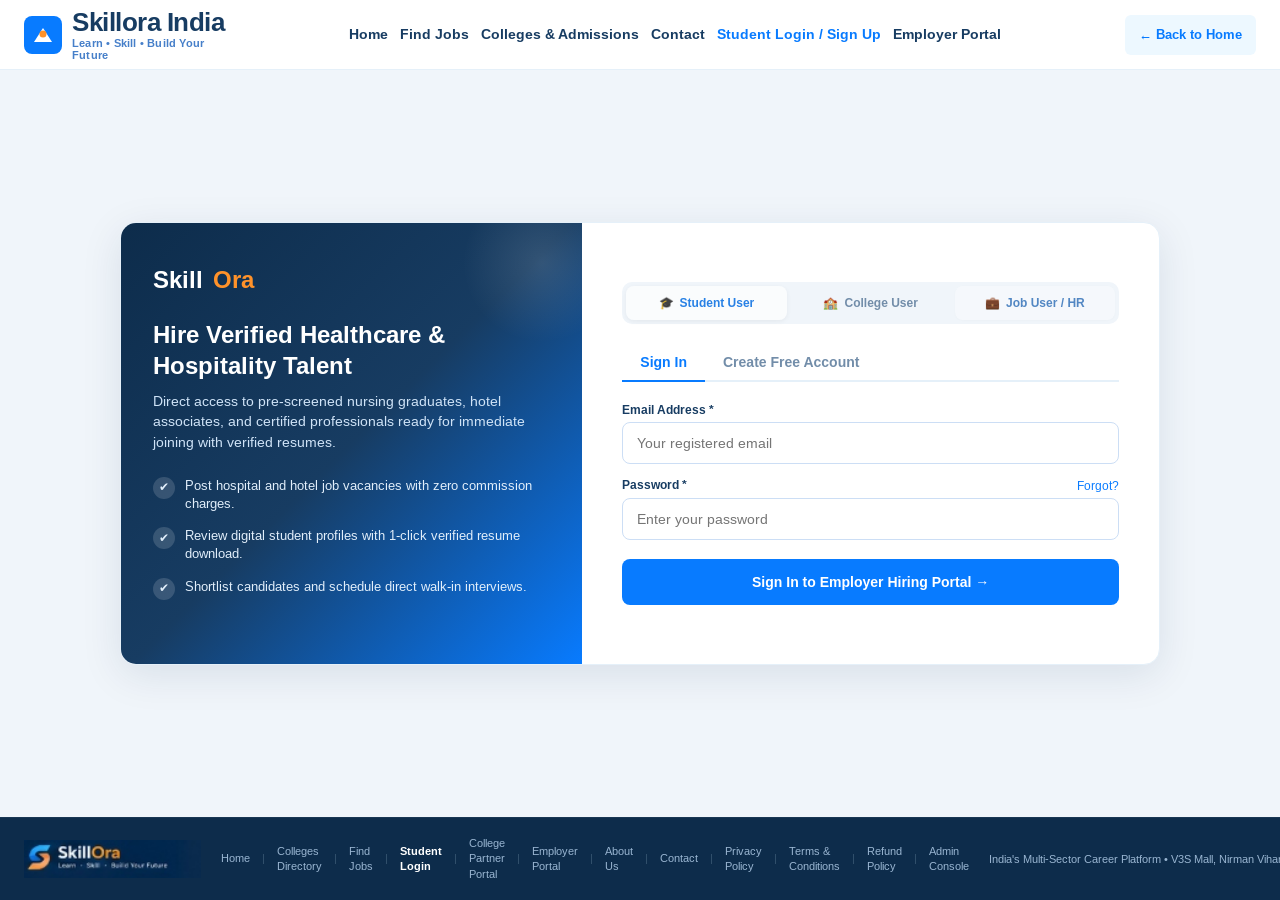
<file: employer-portal.html>
<!DOCTYPE html>
<html lang="en">
<head>
  <meta charset="UTF-8">
  <meta name="viewport" content="width=device-width, initial-scale=1.0">
  <title>Employer Hiring & Recruiter Portal | SkillOra</title>
  <link rel="preconnect" href="https://fonts.googleapis.com">
  <link rel="preconnect" href="https://fonts.gstatic.com" crossorigin>
  <link href="https://fonts.googleapis.com/css2?family=Arimo:ital,wght@0,400..700;1,400..700&display=swap" rel="stylesheet">
  <link rel="stylesheet" href="styles.css">
  <script src="data/config.js"></script>
  <script src="data/auth_db.js"></script>
  <style>
    body {
      background-color: #F0F4F8;
      min-height: 100vh;
      display: flex;
      flex-direction: column;
    }
    .employer-portal-navbar {
      height: 64px;
      background: #0D2C4B;
      color: #FFFFFF;
      display: flex;
      align-items: center;
      justify-content: space-between;
      padding: 0 24px;
      border-bottom: 2px solid #FF922A;
      position: sticky;
      top: 0;
      z-index: 1000;
    }
    .portal-brand {
      display: flex;
      align-items: center;
      gap: 12px;
      color: #FFFFFF;
      text-decoration: none;
      font-weight: 800;
      font-size: 20px;
    }
    .portal-badge-employer {
      background: #FF922A;
      color: #FFFFFF;
      font-size: 11px;
      font-weight: 700;
      padding: 3px 8px;
      border-radius: 4px;
      text-transform: uppercase;
      letter-spacing: 0.5px;
    }
    .portal-nav-links {
      display: flex;
      align-items: center;
      gap: 18px;
    }
    .portal-nav-links a {
      color: #CFE3F7;
      text-decoration: none;
      font-size: 13.5px;
      font-weight: 700;
      transition: color var(--transition-fast);
    }
    .portal-nav-links a:hover,
    .portal-nav-links a.active {
      color: #FFFFFF;
    }
    .portal-user-wrap {
      display: flex;
      align-items: center;
      gap: 12px;
    }
    .portal-user-pill {
      display: flex;
      align-items: center;
      gap: 8px;
      background: rgba(255, 255, 255, 0.1);
      border: 1px solid rgba(255, 255, 255, 0.2);
      padding: 5px 12px;
      border-radius: 20px;
      font-size: 12.5px;
    }
    .portal-container {
      max-width: 1560px;
      margin: 24px auto;
      padding: 0 20px;
      width: 100%;
      display: flex;
      flex-direction: column;
      gap: 24px;
      flex: 1;
    }

    /* Employer Hero Header */
    .emp-hero-card {
      background: #FFFFFF;
      border: 1px solid var(--border-light);
      border-radius: 12px;
      padding: 24px;
      box-shadow: var(--shadow-sm);
      display: flex;
      align-items: center;
      justify-content: space-between;
      gap: 20px;
      position: relative;
      overflow: hidden;
    }
    .emp-hero-card::before {
      content: "";
      position: absolute;
      top: 0;
      left: 0;
      bottom: 0;
      width: 5px;
      background: #FF922A;
    }
    .emp-hero-left {
      display: flex;
      align-items: center;
      gap: 18px;
    }
    .emp-logo-box {
      width: 72px;
      height: 72px;
      border-radius: 10px;
      overflow: hidden;
      border: 1px solid var(--border-light);
      flex-shrink: 0;
    }
    .emp-logo-box img {
      width: 100%;
      height: 100%;
      object-fit: cover;
    }
    .emp-name {
      font-size: 20px;
      font-weight: 800;
      color: var(--color-navy-dark);
      margin-bottom: 4px;
    }
    .emp-meta-row {
      display: flex;
      align-items: center;
      gap: 12px;
      font-size: 12.5px;
      color: var(--text-muted);
      flex-wrap: wrap;
    }
    .emp-tag {
      background: #FEF6EC;
      color: #FF922A;
      font-weight: 700;
      padding: 2px 8px;
      border-radius: 4px;
      font-size: 11px;
    }
    .emp-hero-actions {
      display: flex;
      gap: 10px;
      flex-shrink: 0;
    }

    /* Stats Grid */
    .emp-stats-grid {
      display: grid;
      grid-template-columns: repeat(4, 1fr);
      gap: 16px;
    }
    .stat-card-custom {
      background: #FFFFFF;
      border: 1px solid var(--border-light);
      border-radius: 10px;
      padding: 18px;
      display: flex;
      align-items: center;
      gap: 14px;
      box-shadow: var(--shadow-sm);
    }
    .stat-ic {
      width: 44px;
      height: 44px;
      border-radius: 10px;
      display: flex;
      align-items: center;
      justify-content: center;
      font-size: 20px;
      flex-shrink: 0;
    }
    .stat-ic-orange { background: #FEF6EC; color: #FF922A; }
    .stat-ic-blue { background: #EDF8FF; color: #087BFF; }
    .stat-ic-green { background: #EDFDF5; color: #0FA66D; }
    .stat-ic-purple { background: #F5EEFD; color: #7756C4; }

    .stat-info strong {
      display: block;
      font-size: 22px;
      font-weight: 800;
      color: var(--color-navy-dark);
    }
    .stat-info span {
      font-size: 12px;
      color: var(--text-muted);
      font-weight: 600;
    }

    /* Tab Controls */
    .portal-tab-bar {
      display: flex;
      gap: 10px;
      border-bottom: 2px solid var(--border-light);
      padding-bottom: 2px;
    }
    .p-tab-btn {
      padding: 10px 18px;
      font-size: 13.5px;
      font-weight: 800;
      border: none;
      background: transparent;
      color: var(--text-muted);
      cursor: pointer;
      border-bottom: 3px solid transparent;
      margin-bottom: -2px;
      transition: all var(--transition-fast);
      display: flex;
      align-items: center;
      gap: 6px;
    }
    .p-tab-btn.active {
      color: #FF922A;
      border-bottom-color: #FF922A;
    }

    /* Content Pane */
    .portal-pane-card {
      background: #FFFFFF;
      border: 1px solid var(--border-light);
      border-radius: 12px;
      padding: 24px;
      box-shadow: var(--shadow-sm);
    }
    .pane-header-row {
      display: flex;
      align-items: center;
      justify-content: space-between;
      margin-bottom: 18px;
      border-bottom: 1px solid var(--border-light);
      padding-bottom: 12px;
    }
    .pane-title {
      font-size: 17px;
      font-weight: 800;
      color: var(--color-navy-dark);
    }
    .pane-sub {
      font-size: 12px;
      color: var(--text-muted);
    }

    /* Table Styles */
    .portal-table-wrap {
      overflow-x: auto;
    }
    .portal-table {
      width: 100%;
      border-collapse: collapse;
      font-size: 13px;
    }
    .portal-table th {
      background: #F8FCFF;
      color: var(--color-navy-dark);
      font-weight: 700;
      text-align: left;
      padding: 12px 14px;
      border-bottom: 1.5px solid var(--border-light);
    }
    .portal-table td {
      padding: 12px 14px;
      border-bottom: 1px solid #F0F5FA;
      color: var(--text-dark);
    }
    .portal-table tr:hover {
      background: #FAFCFE;
    }

    /* Status Pills */
    .pill-status {
      font-size: 11px;
      font-weight: 700;
      padding: 3px 8px;
      border-radius: 12px;
      display: inline-block;
    }
    .pill-green { background: #EDFDF5; color: #0FA66D; }
    .pill-blue { background: #EDF8FF; color: #087BFF; }
    .pill-orange { background: #FEF6EC; color: #FF922A; }

    /* Openings Grid */
    .openings-mgmt-grid {
      display: grid;
      grid-template-columns: repeat(2, 1fr);
      gap: 16px;
    }
    .opening-card {
      border: 1px solid var(--border-light);
      border-radius: 10px;
      padding: 18px;
      background: #FAFDFE;
      display: flex;
      justify-content: space-between;
      align-items: flex-start;
      gap: 14px;
    }
    .opening-info h4 {
      font-size: 16px;
      font-weight: 800;
      color: var(--color-navy-dark);
      margin-bottom: 4px;
    }

    /* =========================================================================
       PUBLISH VACANCY STUDIO (Modern Enterprise Studio & Input Design)
       ========================================================================= */
    .post-job-studio {
      max-width: 860px;
      margin: 0 auto;
      width: 100%;
    }
    .form-section-card {
      background: #FFFFFF;
      border: 1.5px solid #E2ECF5;
      border-radius: 14px;
      padding: 26px 30px;
      box-shadow: 0 4px 18px rgba(10, 37, 64, 0.04);
      margin-bottom: 22px;
      transition: all 0.2s ease;
    }
    .form-section-card:hover {
      border-color: #CBDDF0;
      box-shadow: 0 6px 24px rgba(10, 37, 64, 0.06);
    }
    .sec-head-wrap {
      display: flex;
      align-items: center;
      gap: 14px;
      margin-bottom: 20px;
      padding-bottom: 14px;
      border-bottom: 1px solid #F0F5FA;
    }
    .sec-step-badge {
      width: 32px;
      height: 32px;
      border-radius: 10px;
      background: linear-gradient(135deg, #FFF3E6 0%, #FFE6CC 100%);
      color: #FF922A;
      border: 1.5px solid #FFD8B0;
      font-size: 14px;
      font-weight: 800;
      display: flex;
      align-items: center;
      justify-content: center;
      flex-shrink: 0;
      box-shadow: 0 2px 6px rgba(255, 146, 42, 0.15);
    }
    .sec-title {
      font-size: 16px;
      font-weight: 800;
      color: var(--color-navy-dark);
      margin: 0;
      letter-spacing: -0.2px;
    }
    .sec-sub {
      font-size: 12.5px;
      color: var(--text-muted);
      margin-top: 2px;
      display: block;
    }

    /* Attractive Input & Field Styling */
    .studio-field-group {
      margin-bottom: 18px;
    }
    .studio-field-group:last-child {
      margin-bottom: 0;
    }
    .studio-label {
      display: flex;
      align-items: center;
      justify-content: space-between;
      font-size: 13px;
      font-weight: 700;
      color: #0A2540;
      margin-bottom: 8px;
    }
    .studio-label .req-star {
      color: #FF922A;
      font-weight: 800;
      margin-left: 2px;
    }
    .studio-label .label-hint {
      font-size: 11.5px;
      font-weight: 500;
      color: #728DA9;
    }
    .studio-input-wrap {
      position: relative;
      display: flex;
      align-items: center;
      width: 100%;
      border-radius: 10px;
    }
    .studio-input-icon {
      position: absolute;
      left: 15px;
      display: flex;
      align-items: center;
      justify-content: center;
      font-size: 16px;
      color: #728DA9;
      pointer-events: none;
      z-index: 2;
      transition: all 0.2s ease;
      width: 22px;
      height: 22px;
      line-height: 1;
    }
    .studio-input-wrap:focus-within .studio-input-icon {
      color: #FF922A;
      transform: scale(1.15);
    }
    .studio-input {
      width: 100%;
      height: 48px;
      padding: 0 16px 0 46px;
      background: #F8FAFD;
      border: 1.5px solid #D6E4F0;
      border-radius: 10px;
      font-family: inherit;
      font-size: 13.5px;
      font-weight: 600;
      color: #0A2540;
      transition: all 0.2s cubic-bezier(0.4, 0, 0.2, 1);
      box-shadow: 0 1px 2px rgba(10, 37, 64, 0.02);
      box-sizing: border-box;
    }
    .studio-input::placeholder {
      color: #94A3B8;
      font-weight: 400;
    }
    .studio-input:hover {
      background: #FFFFFF;
      border-color: #B8D1E8;
    }
    .studio-input:focus {
      background: #FFFFFF;
      border-color: #FF922A;
      box-shadow: 0 0 0 4px rgba(255, 146, 42, 0.15), 0 2px 8px rgba(255, 146, 42, 0.06);
      outline: none;
    }

    /* Dropdown Select */
    .studio-select {
      appearance: none;
      -webkit-appearance: none;
      -moz-appearance: none;
      background-image: url("data:image/svg+xml,%3Csvg xmlns='http://www.w3.org/2000/svg' width='16' height='16' viewBox='0 0 24 24' fill='none' stroke='%2355708E' stroke-width='2.5' stroke-linecap='round' stroke-linejoin='round'%3E%3Cpolyline points='6 9 12 15 18 9'%3E%3C/polyline%3E%3C/svg%3E");
      background-repeat: no-repeat;
      background-position: right 14px center;
      background-size: 14px;
      padding-right: 42px;
      cursor: pointer;
    }
    .studio-select:focus {
      background-image: url("data:image/svg+xml,%3Csvg xmlns='http://www.w3.org/2000/svg' width='16' height='16' viewBox='0 0 24 24' fill='none' stroke='%23FF922A' stroke-width='2.5' stroke-linecap='round' stroke-linejoin='round'%3E%3Cpolyline points='6 9 12 15 18 9'%3E%3C/polyline%3E%3C/svg%3E");
    }

    /* Textarea */
    .studio-textarea-wrap {
      position: relative;
      display: flex;
      width: 100%;
      border-radius: 10px;
    }
    .studio-textarea-wrap .studio-input-icon {
      top: 14px;
      left: 15px;
      align-items: flex-start;
    }
    .studio-textarea {
      width: 100%;
      min-height: 116px;
      padding: 13px 16px 13px 46px;
      background: #F8FAFD;
      border: 1.5px solid #D6E4F0;
      border-radius: 10px;
      font-family: inherit;
      font-size: 13.5px;
      line-height: 1.6;
      font-weight: 500;
      color: #0A2540;
      resize: vertical;
      transition: all 0.2s cubic-bezier(0.4, 0, 0.2, 1);
      box-shadow: 0 1px 2px rgba(10, 37, 64, 0.02);
      box-sizing: border-box;
    }
    .studio-textarea::placeholder {
      color: #94A3B8;
      font-weight: 400;
    }
    .studio-textarea:hover {
      background: #FFFFFF;
      border-color: #B8D1E8;
    }
    .studio-textarea:focus {
      background: #FFFFFF;
      border-color: #FF922A;
      box-shadow: 0 0 0 4px rgba(255, 146, 42, 0.15), 0 2px 8px rgba(255, 146, 42, 0.06);
      outline: none;
    }

    /* Quick Pills Row */
    .quick-pills-row {
      display: flex;
      flex-wrap: wrap;
      align-items: center;
      gap: 8px;
      margin-top: 10px;
    }
    .chip-btn {
      background: #F0F5FA;
      border: 1px solid #D5E4F2;
      border-radius: 20px;
      padding: 4px 12px;
      font-size: 11.5px;
      font-weight: 700;
      color: #173C62;
      cursor: pointer;
      transition: all 0.15s ease;
      user-select: none;
      display: inline-flex;
      align-items: center;
      gap: 4px;
    }
    .chip-btn:hover {
      background: #E1EFFC;
      border-color: #087BFF;
      color: #087BFF;
      transform: translateY(-1px);
    }
    .chip-btn.active, .chip-btn:active {
      background: #FF922A;
      border-color: #FF922A;
      color: #FFFFFF;
      transform: translateY(0);
    }

    /* Modern Perks Grid & Tiles */
    .perks-grid {
      display: grid;
      grid-template-columns: repeat(2, 1fr);
      gap: 12px;
      margin-top: 10px;
    }
    .perk-check-label {
      position: relative;
      display: flex;
      align-items: center;
      gap: 12px;
      background: #F8FAFD;
      border: 1.5px solid #E2ECF5;
      border-radius: 10px;
      padding: 12px 14px;
      cursor: pointer;
      transition: all 0.2s ease;
      user-select: none;
    }
    .perk-check-label:hover {
      background: #F0F6FC;
      border-color: #BED6EE;
      transform: translateY(-1px);
    }
    .perk-check-label:has(input[type="checkbox"]:checked) {
      background: #FFF9F3;
      border-color: #FFB366;
      box-shadow: 0 2px 8px rgba(255, 146, 42, 0.1);
    }
    .perk-check-label input[type="checkbox"] {
      width: 18px;
      height: 18px;
      accent-color: #FF922A;
      cursor: pointer;
      flex-shrink: 0;
    }
    .perk-text {
      font-size: 13px;
      font-weight: 700;
      color: #0A2540;
      display: flex;
      align-items: center;
      gap: 6px;
    }

    /* Submit Button */
    .studio-publish-btn {
      background: linear-gradient(135deg, #FF922A 0%, #FF7700 100%);
      color: #FFFFFF;
      font-size: 14px;
      font-weight: 800;
      padding: 12px 28px;
      border-radius: 10px;
      border: none;
      box-shadow: 0 4px 16px rgba(255, 146, 42, 0.35);
      cursor: pointer;
      transition: all 0.2s ease;
      display: inline-flex;
      align-items: center;
      gap: 8px;
    }
    .studio-publish-btn:hover {
      transform: translateY(-2px);
      box-shadow: 0 6px 22px rgba(255, 146, 42, 0.45);
    }

    @media (max-width: 768px) {
      .perks-grid {
        grid-template-columns: 1fr;
      }
      .form-section-card {
        padding: 20px 18px;
      }
    }

    /* Form Grid */
    .form-2col-grid {
      display: grid;
      grid-template-columns: 1fr 1fr;
      gap: 16px;
    }

    @media (max-width: 1024px) {
      .emp-stats-grid { grid-template-columns: repeat(2, 1fr); }
      .openings-mgmt-grid { grid-template-columns: 1fr; }
    }
    @media (max-width: 768px) {
      .emp-stats-grid { grid-template-columns: 1fr; }
      .form-2col-grid { grid-template-columns: 1fr; }
      .emp-hero-card { flex-direction: column; align-items: flex-start; }
    }

    /* Mobile & Tablet Responsiveness for Employer Portal */
    @media (max-width: 900px) {
      .employer-portal-navbar {
        height: auto;
        padding: 10px 14px;
        flex-wrap: wrap;
        gap: 10px;
      }
      .portal-nav-links {
        display: none;
      }
      .portal-brand {
        font-size: 17px;
      }
      .emp-hero-card {
        flex-direction: column;
        align-items: flex-start;
        padding: 16px;
        gap: 14px;
      }
      .emp-hero-left {
        flex-direction: column;
        align-items: flex-start;
        gap: 12px;
      }
      .emp-hero-actions {
        width: 100%;
        display: flex;
        gap: 8px;
      }
      .emp-hero-actions button {
        flex: 1;
      }
      .employer-stats-grid {
        grid-template-columns: repeat(2, 1fr);
        gap: 12px;
      }
      .portal-tab-bar {
        overflow-x: auto;
        -webkit-overflow-scrolling: touch;
        white-space: nowrap;
      }
      .form-2col-grid {
        grid-template-columns: 1fr;
      }
      .portal-pane-card {
        padding: 16px 12px;
      }
      #form-employer-profile {
        grid-template-columns: 1fr !important;
        gap: 16px !important;
      }
      .pane-header-row {
        flex-direction: column;
        align-items: flex-start;
        gap: 10px;
      }
    }
    @media (max-width: 480px) {
      .employer-stats-grid {
        grid-template-columns: 1fr;
      }
    }
  </style>
</head>
<body>

  <!-- Top Portal Navbar -->
  <header class="employer-portal-navbar">
    <div style="display:flex;align-items:center;gap:16px;">
      <a href="index.html" class="portal-brand">
        Skill<span style="color:#FF922A;">Ora</span>
      </a>
      <span class="portal-badge-employer">Employer Hiring Portal</span>
    </div>

    <nav class="portal-nav-links">
      <a href="javascript:void(0)" class="active" onclick="showTab('candidates', this)">Candidate Applications</a>
      <a href="javascript:void(0)" onclick="showTab('post-job', this)">Post New Vacancy</a>
      <a href="javascript:void(0)" onclick="showTab('active-jobs', this)">Active Openings</a>
      <a href="jobs.html" target="_blank" title="View Public Job Board">Public Job Board ↗</a>
    </nav>

    <div class="portal-user-wrap">
      <div class="portal-user-pill">
        <span>💼</span>
        <strong id="header-emp-name">Employer HR</strong>
      </div>
      <button class="btn btn-secondary-btn" style="padding:4px 10px;font-size:11.5px;color:#FFFFFF;border-color:rgba(255,255,255,0.3);" onclick="handleSignOut()">Sign Out</button>
    </div>
  </header>

  <!-- Portal Container -->
  <main class="portal-container">

    <!-- Employer Profile Banner -->
    <div class="emp-hero-card">
      <div class="emp-hero-left">
        <div class="emp-logo-box">
          <img src="assets/places/job_hospital_1.jpg" alt="Hospital Facility Photo">
        </div>
        <div>
          <h1 class="emp-name" id="disp-emp-name">Employer Organization</h1>
          <div class="emp-meta-row">
            <span class="emp-tag" id="disp-emp-type">Verified Employer</span>
            <span>📍 <strong id="disp-emp-location">Location</strong></span>
            <span>Recruiter: <strong id="disp-emp-hr">HR Department</strong></span>
            <span>Hiring Mode: <strong>Direct Walk-In & Interview Drives</strong></span>
          </div>
        </div>
      </div>

      <div class="emp-hero-actions">
        <button class="btn btn-primary-btn" style="background:#FF922A;padding:8px 14px;font-size:12.5px;" onclick="showTab('post-job')">+ Post Vacancy</button>
        <button class="btn btn-secondary-btn" style="padding:8px 14px;font-size:12.5px;" onclick="alert('Exporting verified candidate resumes and applications in CSV format.')">📥 Download Resumes</button>
      </div>
    </div>

    <!-- 4 Stats Counters -->
    <div class="emp-stats-grid">
      <div class="stat-card-custom">
        <div class="stat-ic stat-ic-orange">👥</div>
        <div class="stat-info">
          <strong id="stat-total-applicants">0</strong>
          <span>Candidate Applications</span>
        </div>
      </div>

      <div class="stat-card-custom">
        <div class="stat-ic stat-ic-blue">💼</div>
        <div class="stat-info">
          <strong id="stat-active-vacancies">0</strong>
          <span>Active Vacancies Published</span>
        </div>
      </div>

      <div class="stat-card-custom">
        <div class="stat-ic stat-ic-green">✅</div>
        <div class="stat-info">
          <strong id="stat-shortlisted-count">0</strong>
          <span>Shortlisted for Interview</span>
        </div>
      </div>

      <div class="stat-card-custom">
        <div class="stat-ic stat-ic-purple">⚡</div>
        <div class="stat-info">
          <strong id="stat-immediate-count">0</strong>
          <span>Verified Healthcare Talent</span>
        </div>
      </div>
    </div>

    <!-- Tab Bar -->
    <div class="portal-tab-bar">
      <button class="p-tab-btn active" id="btn-tab-candidates" onclick="showTab('candidates', this)">
        <span>📋</span> Candidate Applications & Resumes (<span id="tab-cnt-candidates">0</span>)
      </button>
      <button class="p-tab-btn" id="btn-tab-post-job" onclick="showTab('post-job', this)">
        <span>➕</span> Post New Job Vacancy
      </button>
      <button class="p-tab-btn" id="btn-tab-active-jobs" onclick="showTab('active-jobs', this)">
        <span>📢</span> Manage Active Openings (<span id="tab-cnt-jobs">0</span>)
      </button>
      <button class="p-tab-btn" id="btn-tab-profile" onclick="showTab('profile', this)">
        <span>🏢</span> Organization Profile
      </button>
    </div>

    <!-- TAB 1: CANDIDATE APPLICATIONS & RESUMES -->
    <section class="portal-pane-card" id="pane-candidates">
      <div class="pane-header-row">
        <div>
          <h2 class="pane-title">Verified Jobseeker Applications & Attached Resumes</h2>
          <span class="pane-sub">Review incoming job applications with direct mobile contact, verified qualifications and attached resumes.</span>
        </div>
        <div style="display:flex;gap:10px;">
          <input type="text" placeholder="Search applicant by role, name, phone..." class="auth-input" style="height:34px;font-size:12px;width:260px;" oninput="filterCandidates(this.value)">
        </div>
      </div>

      <div class="portal-table-wrap">
        <table class="portal-table">
          <thead>
            <tr>
              <th>App ID</th>
              <th>Candidate Name</th>
              <th>Position Applied</th>
              <th>Qualification & Experience</th>
              <th>Contact Phone</th>
              <th>Resume File</th>
              <th>Applied Date</th>
              <th>Hiring Status</th>
              <th>Action</th>
            </tr>
          </thead>
          <tbody id="candidates-table-body">
            <tr>
              <td colspan="9" style="text-align:center;padding:28px 16px;color:var(--text-muted);background:#F8FCFF;">
                No job applications received yet. Real candidate submissions will appear here live with original timestamps.
              </td>
            </tr>
          </tbody>
        </table>
      </div>
    </section>

    <!-- TAB 2: POST NEW JOB VACANCY (Recruiter Studio) -->
        <section class="portal-pane-card" id="pane-post-job" style="display:none; background:transparent; border:none; padding:0; box-shadow:none;">
      
      <div class="post-job-studio">

        <!-- Studio Header Banner -->
        <div style="background:#FFFFFF; border:1.5px solid #E2ECF5; border-radius:14px; padding:22px 26px; margin-bottom:20px; box-shadow:0 3px 12px rgba(10,37,64,0.04); display:flex; justify-content:space-between; align-items:center; flex-wrap:wrap; gap:16px;">
          <div>
            <div style="display:inline-flex; align-items:center; gap:6px; background:#FFF7ED; color:#EA580C; font-size:11.5px; font-weight:800; padding:4px 12px; border-radius:20px; margin-bottom:8px; border:1px solid #FFEDD5;">
              <span>✨</span> Direct Employer Recruitment Studio
            </div>
            <h2 style="font-size:20px; font-weight:800; color:#0A2540; margin-bottom:4px; letter-spacing:-0.2px;">Publish a Verified Vacancy</h2>
            <span style="font-size:13px; color:#55708E;">Post hospital & hotel openings with 0% recruitment charges. Vacancies broadcast instantly to verified jobseekers.</span>
          </div>
          <div style="display:flex; gap:10px; flex-wrap:wrap;">
            <button type="button" class="btn btn-secondary-btn" onclick="applyPresetRole('nurse')" style="font-size:12px; padding:8px 16px; font-weight:700; border-radius:8px;">+ Nurse Template</button>
            <button type="button" class="btn btn-secondary-btn" onclick="applyPresetRole('hotel')" style="font-size:12px; padding:8px 16px; font-weight:700; border-radius:8px;">+ Hotel Template</button>
          </div>
        </div>

        <!-- Form Steps -->
        <form id="form-create-job" onsubmit="event.preventDefault(); handlePublishJob();" style="display:flex; flex-direction:column; gap:0;">
          
          <!-- STEP 1: Designation & Role Details -->
          <div class="form-section-card">
            <div class="sec-head-wrap">
              <span class="sec-step-badge">1</span>
              <div>
                <h3 class="sec-title">Role Title & Industry Category</h3>
                <span class="sec-sub">Select or type the clinical, hospitality, or corporate job designation</span>
              </div>
            </div>

            <div class="studio-field-group">
              <label class="studio-label" for="post-job-title">
                <span>Job Designation / Role Title <span class="req-star">*</span></span>
                <span class="label-hint">Exact job title as seen by candidates</span>
              </label>
              <div class="studio-input-wrap">
                <span class="studio-input-icon">💼</span>
                <input type="text" id="post-job-title" class="studio-input" placeholder="e.g. Senior ICU Staff Nurse" required>
              </div>
              
              <!-- Quick Role Pills -->
              <div class="quick-pills-row">
                <span style="font-size:11.5px; font-weight:700; color:#728DA9; align-self:center;">Popular Roles:</span>
                <span class="chip-btn" onclick="setRoleTitle('Staff Nurse (GNM / B.Sc)')">Staff Nurse</span>
                <span class="chip-btn" onclick="setRoleTitle('Senior ICU In-Charge Nurse')">ICU In-Charge</span>
                <span class="chip-btn" onclick="setRoleTitle('OT Technician & Assistant')">OT Technician</span>
                <span class="chip-btn" onclick="setRoleTitle('Hotel Front Desk Executive')">Front Desk</span>
                <span class="chip-btn" onclick="setRoleTitle('F&B Service Associate')">F&B Associate</span>
                <span class="chip-btn" onclick="setRoleTitle('Dialysis Technician')">Dialysis Tech</span>
              </div>
            </div>

            <div class="form-2col-grid" style="margin-top:18px;">
              <div class="studio-field-group">
                <label class="studio-label" for="post-job-sector">
                  <span>Industry Sector <span class="req-star">*</span></span>
                </label>
                <div class="studio-input-wrap">
                  <span class="studio-input-icon">🏥</span>
                  <select id="post-job-sector" class="studio-input studio-select" required>
                    <option value="Nursing & Healthcare">🏥 Nursing & Healthcare</option>
                    <option value="Hospitality & Hotel Mgmt">🏨 Hospitality & Hotel Mgmt</option>
                    <option value="Sales & Marketing">💼 Sales & Corporate</option>
                    <option value="Language & Grooming">✨ Language & Front Office</option>
                  </select>
                </div>
              </div>

              <div class="studio-field-group">
                <label class="studio-label" for="post-job-type">
                  <span>Employment & Shift Type <span class="req-star">*</span></span>
                </label>
                <div class="studio-input-wrap">
                  <span class="studio-input-icon">⏱️</span>
                  <select id="post-job-type" class="studio-input studio-select" required>
                    <option value="Full Time (Rotational Shifts)">Full Time (Rotational Shifts)</option>
                    <option value="Full Time (Day Shifts Only)">Full Time (Day Shifts Only)</option>
                    <option value="Full Time (Night Shift ICU)">Full Time (Night Shift ICU)</option>
                    <option value="Permanent Staff">Permanent Hospital Staff</option>
                    <option value="Contractual (1 Year Renewable)">Contractual (1 Year)</option>
                  </select>
                </div>
              </div>
            </div>

            <div class="form-2col-grid" style="margin-top:18px;">
              <div class="studio-field-group">
                <label class="studio-label" for="post-job-vacancies">
                  <span>Total Openings / Vacancy Count <span class="req-star">*</span></span>
                  <span class="label-hint">Minimum 1 vacancy</span>
                </label>
                <div class="studio-input-wrap">
                  <span class="studio-input-icon">👥</span>
                  <input type="number" id="post-job-vacancies" class="studio-input" placeholder="e.g. 10" min="1" value="10" required>
                </div>
              </div>

              <div class="studio-field-group">
                <label class="studio-label" for="post-job-exp">
                  <span>Experience Level Required <span class="req-star">*</span></span>
                </label>
                <div class="studio-input-wrap">
                  <span class="studio-input-icon">⭐</span>
                  <select id="post-job-exp" class="studio-input studio-select" required>
                    <option value="Fresher Welcome (0-1 Year)">Fresher Welcome (0-1 Year)</option>
                    <option value="1 to 3 Years Experience">1 to 3 Years Experience</option>
                    <option value="3 to 5+ Years Senior">3 to 5+ Years Senior Specialist</option>
                  </select>
                </div>
              </div>
            </div>
          </div>

          <!-- STEP 2: Compensation & Work Location -->
          <div class="form-section-card">
            <div class="sec-head-wrap">
              <span class="sec-step-badge">2</span>
              <div>
                <h3 class="sec-title">Compensation & Workplace Location</h3>
                <span class="sec-sub">Set monthly in-hand compensation and verified facility campus</span>
              </div>
            </div>

            <div class="form-2col-grid">
              <div class="studio-field-group">
                <label class="studio-label" for="post-job-salary">
                  <span>Monthly Salary Range (In-Hand) <span class="req-star">*</span></span>
                </label>
                <div class="studio-input-wrap">
                  <span class="studio-input-icon" style="font-weight:800; font-size:16px; color:#0FA66D;">₹</span>
                  <input type="text" id="post-job-salary" class="studio-input" placeholder="e.g. ₹ 28,000 – ₹ 42,000 / month" value="₹ 28,000 – ₹ 42,000 / month" required>
                </div>
                
                <div class="quick-pills-row">
                  <span class="chip-btn" onclick="setSalary('₹ 20,000 – ₹ 30,000 / month')">₹20k–30k</span>
                  <span class="chip-btn" onclick="setSalary('₹ 28,000 – ₹ 42,000 / month')">₹28k–42k</span>
                  <span class="chip-btn" onclick="setSalary('₹ 40,000 – ₹ 60,000 / month')">₹40k–60k</span>
                </div>
              </div>

              <div class="studio-field-group">
                <label class="studio-label" for="post-job-location">
                  <span>Job City & State (Facility Campus) <span class="req-star">*</span></span>
                </label>
                <div class="studio-input-wrap">
                  <span class="studio-input-icon">📍</span>
                  <input type="text" id="post-job-location" class="studio-input" placeholder="e.g. Lucknow, Uttar Pradesh" required>
                </div>
                
                <div class="quick-pills-row">
                  <span class="chip-btn" onclick="setLocation('Lucknow, UP')">Lucknow</span>
                  <span class="chip-btn" onclick="setLocation('Delhi NCR')">Delhi NCR</span>
                  <span class="chip-btn" onclick="setLocation('Mumbai, Maharashtra')">Mumbai</span>
                  <span class="chip-btn" onclick="setLocation('Bengaluru, Karnataka')">Bengaluru</span>
                </div>
              </div>
            </div>
          </div>

          <!-- STEP 3: Mandatory Qualifications & Benefits Checklist -->
          <div class="form-section-card">
            <div class="sec-head-wrap">
              <span class="sec-step-badge">3</span>
              <div>
                <h3 class="sec-title">Eligibility & Employee Perks</h3>
                <span class="sec-sub">Select verified incentives to attract top-tier immediate joiners</span>
              </div>
            </div>

            <div class="studio-field-group" style="margin-bottom:20px;">
              <label class="studio-label" for="post-job-reqs">
                <span>Educational & Statutory Registration Requirements <span class="req-star">*</span></span>
                <span class="label-hint">Council, degree or diploma criteria</span>
              </label>
              <div class="studio-input-wrap">
                <span class="studio-input-icon">🎓</span>
                <input type="text" id="post-job-reqs" class="studio-input" placeholder="e.g. GNM / B.Sc Nursing with State Nursing Council / INC Registration" value="GNM / B.Sc Nursing with State Nursing Council / INC Registration" required>
              </div>
            </div>

            <div class="studio-field-group">
              <label class="studio-label">
                <span>Included Facility Perks & Incentives</span>
                <span class="label-hint">Tick all that apply to highlight on job card</span>
              </label>
              <div class="perks-grid">
                <label class="perk-check-label">
                  <input type="checkbox" id="perk-acc" value="Accommodation Provided" checked>
                  <span class="perk-text">🏡 Free / Subsidized Accommodation</span>
                </label>
                <label class="perk-check-label">
                  <input type="checkbox" id="perk-food" value="Food / Duty Meals Provided" checked>
                  <span class="perk-text">🍲 Free Duty Meals Provided</span>
                </label>
                <label class="perk-check-label">
                  <input type="checkbox" id="perk-ins" value="Health Insurance" checked>
                  <span class="perk-text">🛡️ Medical Health Insurance</span>
                </label>
                <label class="perk-check-label">
                  <input type="checkbox" id="perk-ot" value="Overtime Allowance">
                  <span class="perk-text">⏱️ Overtime & Shift Allowance</span>
                </label>
                <label class="perk-check-label">
                  <input type="checkbox" id="perk-bonus" value="Immediate Joining Bonus">
                  <span class="perk-text">⚡ Immediate Joining Bonus</span>
                </label>
                <label class="perk-check-label">
                  <input type="checkbox" id="perk-cab" value="Cab / Transport Facility">
                  <span class="perk-text">🚐 Cab / Pick & Drop Facility</span>
                </label>
              </div>
            </div>
          </div>

          <!-- STEP 4: Responsibilities & Job Description -->
          <div class="form-section-card">
            <div class="sec-head-wrap" style="justify-content:space-between; flex-wrap:wrap; gap:10px;">
              <div style="display:flex; align-items:center; gap:14px;">
                <span class="sec-step-badge">4</span>
                <div>
                  <h3 class="sec-title">Clinical / Workplace Responsibilities</h3>
                  <span class="sec-sub">Describe key patient care, ward duty, or hospitality tasks</span>
                </div>
              </div>
              <button type="button" class="btn btn-secondary-btn" style="font-size:12px; padding:6px 14px; font-weight:700; border-radius:8px;" onclick="insertHealthcareTemplate()">✨ Load Sample Duties</button>
            </div>

            <div class="studio-field-group">
              <div class="studio-textarea-wrap">
                <span class="studio-input-icon">📝</span>
                <textarea id="post-job-desc" class="studio-textarea" placeholder="Key clinical duties, patient assessment, IV medication protocols, emergency triage, ICU monitoring..." required>• Monitor patient vital signs, administer IV medications, and perform wound care in accordance with clinical protocols.
• Assist senior medical consultants during patient rounds, diagnostic evaluations, and emergency triage.
• Maintain accurate electronic nursing charts and state clinical compliance records.</textarea>
              </div>
            </div>

            <div style="margin-top:24px; display:flex; justify-content:space-between; align-items:center; flex-wrap:wrap; gap:16px; padding-top:20px; border-top:1.5px solid #F0F5FA;">
              <div style="display:flex; align-items:center; gap:8px;">
                <span style="font-size:16px;">🛡️</span>
                <span style="font-size:12.5px; color:#0FA66D; font-weight:700;">100% Free Publishing • Direct Verified Resumes • Instant Candidate Matches</span>
              </div>
              <div style="display:flex; gap:12px;">
                <button type="button" class="btn btn-secondary-btn" onclick="document.getElementById('form-create-job').reset();" style="padding:10px 20px; font-weight:700; border-radius:10px;">Reset Form</button>
                <button type="submit" class="studio-publish-btn">
                  🚀 Publish Verified Vacancy Live →
                </button>
              </div>
            </div>
          </div>

        </form>

      </div>

    </section>

    <!-- TAB 3: MANAGE ACTIVE OPENINGS -->
    <section class="portal-pane-card" id="pane-active-jobs" style="display:none;">
      <div class="pane-header-row">
        <div>
          <h2 class="pane-title">Currently Published Hospital & Hotel Vacancies</h2>
          <span class="pane-sub">Track active candidate inflows and toggle recruitment status for each vacancy.</span>
        </div>
        <button class="btn btn-primary-btn" style="background:#FF922A;font-size:12.5px;padding:6px 12px;" onclick="showTab('post-job')">+ New Vacancy</button>
      </div>

      <div class="openings-mgmt-grid" id="openings-grid">
        <!-- Rendered dynamically strictly from user's live posted vacancies -->
      </div>
    </section>

    <!-- TAB 4: COMPANY PROFILE & VERIFICATION -->
    <section class="portal-pane-card" id="pane-profile" style="display:none;">
      <div class="pane-header-row">
        <div>
          <h2 class="pane-title">Organization Profile & Employer Credentials</h2>
          <span class="pane-sub">Manage verified enterprise branding, HR contact coordinates, and hospital / hotel accreditation.</span>
        </div>
        <button type="button" class="btn btn-primary-btn" style="background:#FF922A;font-size:12.5px;padding:6px 14px;" onclick="saveEmployerProfileForm()">💾 Save Changes</button>
      </div>

      <form id="form-employer-profile" onsubmit="event.preventDefault(); saveEmployerProfileForm();" style="display:grid;grid-template-columns:1fr 1fr;gap:20px;">
        <div style="display:flex;flex-direction:column;gap:12px;">
          <div class="form-group-wrap">
            <label for="prof-emp-name">Organization / Hospital / Hotel Name *</label>
            <input type="text" id="prof-emp-name" class="auth-input" required>
          </div>
          <div class="form-group-wrap">
            <label for="prof-emp-location">Headquarters / Operational Location (City, State) *</label>
            <input type="text" id="prof-emp-location" class="auth-input" required>
          </div>
          <div class="form-group-wrap">
            <label for="prof-emp-hr">Lead HR Manager / Talent Head *</label>
            <input type="text" id="prof-emp-hr" class="auth-input" required>
          </div>
          <div class="form-group-wrap">
            <label for="prof-emp-type">Organization Sector / Facility Classification *</label>
            <input type="text" id="prof-emp-type" class="auth-input" placeholder="e.g. Multi-Specialty Hospital (350 Beds) / 5-Star Luxury Resort" required>
          </div>
          <div class="form-group-wrap">
            <label for="prof-emp-email">Corporate HR Contact Email *</label>
            <input type="email" id="prof-emp-email" class="auth-input" placeholder="hr@yourcompany.com" required>
          </div>
          <div class="form-group-wrap">
            <label for="prof-emp-phone">Direct HR Helpline / Recruiter Phone</label>
            <input type="tel" id="prof-emp-phone" class="auth-input" placeholder="10-digit mobile number">
          </div>
          <div>
            <button type="submit" class="btn btn-primary-btn" style="background:#FF922A;padding:8px 18px;">Save Enterprise Profile →</button>
          </div>
        </div>

        <div>
          <label style="font-size:12px;font-weight:700;display:block;margin-bottom:6px;">Verified Hospital / Facility Image</label>
          <div style="border-radius:10px;overflow:hidden;border:1px solid #D6EAFB;height:220px;position:relative;">
            <img src="assets/places/job_hospital_1.jpg" alt="Facility Building" style="width:100%;height:100%;object-fit:cover;">
            <span style="position:absolute;bottom:10px;left:10px;background:rgba(10,37,64,0.85);color:#FFFFFF;padding:4px 10px;border-radius:4px;font-size:11px;font-weight:700;">📍 Verified Healthcare / Hospitality Facility</span>
          </div>
          <div style="margin-top:14px;background:#FFF7ED;border:1px solid #FED7AA;border-radius:8px;padding:12px;font-size:12px;color:#9A3412;line-height:1.5;">
            <strong>✔ Verified Employer Badge Active</strong><br>
            All vacancies published under this organization feature the SkillOra Direct Verified badge with 0% candidate commission.
          </div>
        </div>
      </form>
    </section>

    <!-- RESUME VIEWER MODAL (Real Candidate Dossier) -->
    <div id="resume-viewer-modal" style="display:none;position:fixed;top:0;left:0;width:100%;height:100%;background:rgba(10,37,64,0.65);backdrop-filter:blur(3px);z-index:3000;align-items:center;justify-content:center;padding:16px;">
      <div style="background:#FFFFFF;border-radius:12px;width:100%;max-width:540px;box-shadow:0 20px 48px rgba(0,0,0,0.2);overflow:hidden;animation:fadeIn 0.2s ease;">
        <div style="padding:18px 20px;background:#0A2540;color:#FFFFFF;display:flex;justify-content:space-between;align-items:center;">
          <h3 style="font-size:16px;font-weight:800;display:flex;align-items:center;gap:8px;">
            <span>📄</span> Verified Candidate Resume & Credentials
          </h3>
          <button onclick="closeResumeModal()" style="background:none;border:none;color:#FFFFFF;font-size:24px;cursor:pointer;line-height:1;">&times;</button>
        </div>
        <div style="padding:22px;display:flex;flex-direction:column;gap:14px;">
          <div style="display:flex;align-items:center;gap:14px;padding-bottom:14px;border-bottom:1px solid #E5F0F9;">
            <div style="width:48px;height:48px;border-radius:50%;background:#EDF8FF;color:#087BFF;display:flex;align-items:center;justify-content:center;font-size:20px;font-weight:800;">
              👤
            </div>
            <div>
              <h4 id="res-cand-name" style="font-size:17px;font-weight:800;color:#0A2540;margin-bottom:2px;">Candidate Name</h4>
              <p id="res-cand-role" style="font-size:13px;color:#087BFF;font-weight:700;">Role Applied For</p>
            </div>
          </div>
          <div style="display:grid;grid-template-columns:1fr 1fr;gap:12px;font-size:12.5px;">
            <div>
              <span style="color:#728DA9;display:block;font-size:11px;">Primary Phone:</span>
              <strong id="res-cand-phone">—</strong>
            </div>
            <div>
              <span style="color:#728DA9;display:block;font-size:11px;">Email Address:</span>
              <strong id="res-cand-email">—</strong>
            </div>
            <div>
              <span style="color:#728DA9;display:block;font-size:11px;">Qualification:</span>
              <strong id="res-cand-qual">—</strong>
            </div>
            <div>
              <span style="color:#728DA9;display:block;font-size:11px;">Experience Level:</span>
              <strong id="res-cand-exp">—</strong>
            </div>
          </div>
          <div style="background:#F8FCFF;border:1px solid #D6EAFB;border-radius:8px;padding:12px;">
            <div style="font-size:11.5px;font-weight:800;color:#0A2540;margin-bottom:4px;">Resume:</div>
            <div id="res-cand-resume" style="font-size:12.5px;color:#557291;">—</div>
          </div>
          <div style="display:flex;justify-content:space-between;align-items:center;margin-top:6px;">
            <span style="font-size:11.5px;color:#557291;font-weight:700;">Link expires in 10 minutes</span>
            <div style="display:flex;gap:8px;">
              <button class="btn btn-secondary-btn" onclick="closeResumeModal()">Close</button>
            </div>
          </div>
        </div>
      </div>
    </div>
  </main>

  <!-- Standardized SkillOra Global Footer -->
  <footer class="site-footer" role="contentinfo" style="margin-top:auto;">
    <div class="footer-container">
      <a href="index.html" class="footer-brand" aria-label="SkillOra Home">
        <img src="assets/footer_logo.png" alt="SkillOra - Learn · Skill · Build Your Future" class="footer-logo-img">
      </a>

      <nav class="footer-nav" aria-label="Footer Links">
        <a href="index.html">Home</a>
        <span class="footer-sep">|</span>
        <a href="colleges.html">Colleges Directory</a>
        <span class="footer-sep">|</span>
        <a href="jobs.html">Find Jobs</a>
        <span class="footer-sep">|</span>
        <a href="auth.html?role=student">Student Login</a>
        <span class="footer-sep">|</span>
        <a href="college-portal.html">College Partner Portal</a>
        <span class="footer-sep">|</span>
        <a href="employer-portal.html" style="font-weight:700;color:#FFFFFF;">Employer Portal</a>
        <span class="footer-sep">|</span>
        <a href="about.html">About Us</a>
        <span class="footer-sep">|</span>
        <a href="contact.html">Contact</a>
        <span class="footer-sep">|</span>
        <a href="privacy.html">Privacy Policy</a>
        <span class="footer-sep">|</span>
        <a href="terms.html">Terms & Conditions</a>
        <span class="footer-sep">|</span>
        <a href="refund.html">Refund Policy</a>
        <span class="footer-sep">|</span>
        <a href="admin.html" target="_blank" rel="noopener">Admin Console</a>
      </nav>

      <div class="footer-right-group">
        <div class="footer-country-badge">
          India's Multi-Sector Career Platform • V3S Mall, Nirman Vihar, Delhi
        </div>
      </div>
    </div>
  </footer>

  <script>
    // Live User Jobs and Candidate Inflow Engine (Zero Fake Data)
    const DEFAULT_EMPLOYER_JOBS = [];
    let ALL_EMPLOYER_JOBS = [];
    let ALL_EMPLOYER_CANDIDATES = [];
    let CURRENT_ORG_NAME = "";
    let LOGGED_IN_EMPLOYER = null;

    function setRoleTitle(title) {
      document.getElementById('post-job-title').value = title;
      if (title.includes('Nurse') || title.includes('ICU') || title.includes('OT') || title.includes('Dialysis')) {
        document.getElementById('post-job-sector').value = 'Nursing & Healthcare';
        if (!document.getElementById('post-job-desc').value.trim()) {
          insertHealthcareTemplate();
        }
      } else if (title.includes('Front Desk') || title.includes('F&B')) {
        document.getElementById('post-job-sector').value = 'Hospitality & Hotel Mgmt';
        if (!document.getElementById('post-job-desc').value.trim()) {
          insertHospitalityTemplate();
        }
      }
      updateLivePreview();
    }

    function setSalary(sal) {
      document.getElementById('post-job-salary').value = sal;
      updateLivePreview();
    }

    function setLocation(loc) {
      document.getElementById('post-job-location').value = loc;
      updateLivePreview();
    }

    function applyPresetRole(type) {
      if (type === 'nurse') {
        setRoleTitle('Staff Nurse (GNM / B.Sc)');
        setSalary('₹ 28,000 – ₹ 42,000 / month');
        document.getElementById('post-job-vacancies').value = 15;
        document.getElementById('post-job-reqs').value = 'GNM / B.Sc Nursing with State Nursing Council / INC Registration';
        insertHealthcareTemplate();
      } else if (type === 'hotel') {
        setRoleTitle('Hotel Front Desk & Guest Associate');
        document.getElementById('post-job-sector').value = 'Hospitality & Hotel Mgmt';
        setSalary('₹ 22,000 – ₹ 34,000 / month');
        document.getElementById('post-job-vacancies').value = 8;
        document.getElementById('post-job-reqs').value = 'Diploma / Degree in Hotel Management (BHM) or 12th Pass with good communication';
        insertHospitalityTemplate();
      }
    }

    function insertHealthcareTemplate() {
      document.getElementById('post-job-desc').value = `• Monitor vital signs, administer IV medications, and perform wound care in accordance with clinical protocols.
• Assist doctors during patient rounds, diagnostic evaluations, and emergency triage.
• Maintain accurate electronic nursing charts and state clinical compliance records.
• Shift Handover: 8-Hour Rotational shift structure with rotational weekly off. Immediate joining required.`;
      updateLivePreview();
    }

    function insertHospitalityTemplate() {
      document.getElementById('post-job-desc').value = `• Welcome and check-in guests, handle reservations, and manage billing via Property Management System (PMS).
• Coordinate guest concierge services, luggage assistance, and resolve customer queries with high service standards.
• Maintain front-office grooming standards and telephone etiquette in rotational shifts.
• Immediate joining with complimentary staff meals and uniform provided.`;
      updateLivePreview();
    }

    function updateLivePreview() {
      if (!document.getElementById('prev-title')) return;
      const title = document.getElementById('post-job-title')?.value.trim() || 'Senior ICU Staff Nurse';
      const sector = document.getElementById('post-job-sector')?.value || 'Nursing & Healthcare';
      const salary = document.getElementById('post-job-salary')?.value.trim() || '₹ 28,000 – ₹ 42,000 / month';
      const location = document.getElementById('post-job-location')?.value.trim() || (LOGGED_IN_EMPLOYER?.location || 'Pan-India');
      const vacancies = document.getElementById('post-job-vacancies')?.value || '10';
      const jobType = document.getElementById('post-job-type')?.value || 'Full Time';
      const exp = document.getElementById('post-job-exp')?.value || 'Fresher / 1-3 Yrs';
      const company = CURRENT_ORG_NAME || (LOGGED_IN_EMPLOYER ? LOGGED_IN_EMPLOYER.orgName : 'My Healthcare Organization');

      if (document.getElementById('prev-title')) document.getElementById('prev-title').textContent = title;
      if (document.getElementById('prev-sector')) {
        const isHealth = sector.includes('Health');
        document.getElementById('prev-sector').textContent = isHealth ? '🏥 Nursing & Healthcare' : '🏨 Hospitality & Hotel Mgmt';
      }
      if (document.getElementById('prev-company')) document.getElementById('prev-company').textContent = company;
      if (document.getElementById('prev-salary')) document.getElementById('prev-salary').textContent = salary;
      if (document.getElementById('prev-location')) document.getElementById('prev-location').textContent = location;
      if (document.getElementById('prev-vacancies')) document.getElementById('prev-vacancies').textContent = `${vacancies} Openings`;
      if (document.getElementById('prev-type')) document.getElementById('prev-type').textContent = jobType.split(' ')[0] || 'Full Time';
      if (document.getElementById('prev-exp')) document.getElementById('prev-exp').textContent = exp.split(' ')[0] || 'Fresher';

      if (document.getElementById('prev-img')) {
        document.getElementById('prev-img').src = sector.includes('Health') ? 'assets/places/job_hospital_1.jpg' : 'assets/places/job_hotel_1.jpg';
      }

      // Live Perks chips
      const perksCont = document.getElementById('prev-perks-container');
      if (perksCont) {
        const perks = [];
        if (document.getElementById('perk-acc')?.checked) perks.push('🏡 Accommodation');
        if (document.getElementById('perk-food')?.checked) perks.push('🍲 Duty Meals');
        if (document.getElementById('perk-ins')?.checked) perks.push('🛡️ Health Insurance');
        if (document.getElementById('perk-ot')?.checked) perks.push('⏱️ Overtime Pay');
        if (document.getElementById('perk-bonus')?.checked) perks.push('⚡ Joining Bonus');
        if (document.getElementById('perk-cab')?.checked) perks.push('🚐 Cab Transport');

        if (perks.length > 0) {
          perksCont.innerHTML = perks.map(p => `<span class="preview-perk-chip">${p}</span>`).join('');
        } else {
          perksCont.innerHTML = `<span style="font-size:11px;color:#728DA9;">Standard benefits apply</span>`;
        }
      }
    }

    function showTab(tab, btn) {
      document.getElementById('pane-candidates').style.display = 'none';
      document.getElementById('pane-post-job').style.display = 'none';
      document.getElementById('pane-active-jobs').style.display = 'none';
      const pPane = document.getElementById('pane-profile');
      if (pPane) pPane.style.display = 'none';

      document.querySelectorAll('.p-tab-btn').forEach(b => b.classList.remove('active'));
      document.querySelectorAll('.portal-nav-links a').forEach(a => a.classList.remove('active'));

      if (tab === 'candidates') {
        document.getElementById('pane-candidates').style.display = 'block';
        document.getElementById('btn-tab-candidates').classList.add('active');
      } else if (tab === 'post-job') {
        document.getElementById('pane-post-job').style.display = 'block';
        document.getElementById('btn-tab-post-job').classList.add('active');
        if (typeof updateLivePreview === 'function') updateLivePreview();
      } else if (tab === 'active-jobs') {
        document.getElementById('pane-active-jobs').style.display = 'block';
        document.getElementById('btn-tab-active-jobs').classList.add('active');
      } else if (tab === 'profile') {
        if (pPane) pPane.style.display = 'block';
        const pBtn = document.getElementById('btn-tab-profile');
        if (pBtn) pBtn.classList.add('active');
      }
      if (btn) btn.classList.add('active');
    }

    async function viewCandidateResume(candId) {
      const c = ALL_EMPLOYER_CANDIDATES.find(x => String(x.id) === String(candId));
      if (!c) return;
      const set = (id, v) => { const el = document.getElementById(id); if (el) el.innerHTML = v || '—'; };
      set('res-cand-name', c.name); set('res-cand-role', c.role); set('res-cand-phone', c.phone);
      set('res-cand-email', c.email); set('res-cand-qual', c.qual); set('res-cand-exp', c.exp);
      set('res-cand-resume', c.resumePath ? 'Loading secure link…' : 'This candidate has not uploaded a resume.');
      document.getElementById('resume-viewer-modal').style.display = 'flex';
      if (c.resumePath) {
        const url = await SkillOraAuth.getApplicantResumeLink(c.resumePath);
        const box = document.getElementById('res-cand-resume');
        if (url) { box.innerHTML = '<a href="' + url + '" target="_blank" rel="noopener noreferrer" style="font-weight:700;color:#087BFF;">📄 Open resume</a>'; }
        else { box.textContent = 'Resume could not be opened.'; }
      }
    }

    function closeResumeModal() {
      document.getElementById('resume-viewer-modal').style.display = 'none';
    }

    function renderActiveJobs() {
      const grid = document.getElementById('openings-grid');
      if (!grid) return;

      if (!ALL_EMPLOYER_JOBS || ALL_EMPLOYER_JOBS.length === 0) {
        grid.innerHTML = `
          <div style="grid-column:1/-1;text-align:center;padding:44px 20px;background:#FFFFFF;border:1.5px dashed #D3E2F0;border-radius:12px;">
            <div style="font-size:38px;margin-bottom:10px;">💼</div>
            <h3 style="color:#0A2540;font-size:16px;font-weight:800;margin-bottom:6px;">No Active Vacancies Published Yet</h3>
            <p style="font-size:13px;color:#55708E;margin:0 auto 18px auto;max-width:500px;line-height:1.5;">
              You haven't posted any job openings yet. Post your hospital or hotel vacancies to start receiving pre-screened applicants with verified resumes.
            </p>
            <button class="btn btn-primary-btn" style="background:#FF922A;font-size:13px;padding:8px 20px;" onclick="showTab('post-job')">+ Publish Your First Job Vacancy →</button>
          </div>
        `;
        const tabJobs = document.getElementById('tab-cnt-jobs');
        if (tabJobs) tabJobs.textContent = '0';
        const countEl = document.getElementById('count-active-jobs');
        if (countEl) countEl.textContent = '0';
        const statJobs = document.getElementById('stat-active-vacancies');
        if (statJobs) statJobs.textContent = '0';
        return;
      }

      const label = { Published: 'Live', Pending: 'Awaiting SkillOra review', Paused: 'Paused', Closed: 'Closed' };
      grid.innerHTML = ALL_EMPLOYER_JOBS.map(j => `
        <div class="opening-card">
          <div class="opening-info">
            <h4>${j.title}</h4>
            <p style="font-size:12px;color:#728DA9;margin-bottom:6px;">📍 ${j.location || '—'} • ${j.vacancies || '—'} Openings • ${j.salary || '—'}</p>
            <p style="font-size:12px;color:#173C62;"><strong>${j.applicants || 0} Candidates Applied</strong></p>
          </div>
          <div style="text-align:right;">
            <span class="pill-status ${j.status === 'Published' ? 'pill-green' : 'pill-orange'}" style="margin-bottom:8px;">${label[j.status] || j.status}</span>
            ${(j.status === 'Published' || j.status === 'Paused') ? `<button class="btn btn-secondary-btn" style="padding:4px 8px;font-size:11px;" onclick="toggleJobStatus('${j.id}')">${j.status === 'Paused' ? 'Resume' : 'Pause'}</button>` : ''}
          </div>
        </div>
      `).join('');

      const tabJobs = document.getElementById('tab-cnt-jobs');
      if (tabJobs) tabJobs.textContent = ALL_EMPLOYER_JOBS.length;
      const countEl = document.getElementById('count-active-jobs');
      if (countEl) countEl.textContent = ALL_EMPLOYER_JOBS.length;
      const statJobs = document.getElementById('stat-active-vacancies');
      if (statJobs) statJobs.textContent = ALL_EMPLOYER_JOBS.length;
    }

    async function toggleJobStatus(jobId) {
      const job = ALL_EMPLOYER_JOBS.find(j => String(j.id) === String(jobId));
      if (!job) return;
      const next = job.status === 'Paused' ? 'Published' : 'Paused';
      const ok = await SkillOraAuth.setMyJobStatus(job.id, next);
      if (!ok) { alert('Could not update this vacancy. Please try again.'); return; }
      await loadEmployerData();
    }

    async function handlePublishJob() {
      const title = document.getElementById('post-job-title').value.trim();
      const vac = document.getElementById('post-job-vacancies').value.trim();
      const salary = document.getElementById('post-job-salary').value.trim();
      const loc = document.getElementById('post-job-location').value.trim();
      const sector = document.getElementById('post-job-sector').value;
      const exp = document.getElementById('post-job-exp').value;
      const jobType = document.getElementById('post-job-type')?.value || 'Full Time';
      const desc = document.getElementById('post-job-desc')?.value.trim() || '';
      const reqs = document.getElementById('post-job-reqs')?.value.trim() || '';

      if (!title || !salary || !loc) {
        alert('Please fill in Job Designation, Monthly Salary Range, and Location.');
        return;
      }
      const perks = [];
      if (document.getElementById('perk-acc')?.checked) perks.push('Accommodation Provided');
      if (document.getElementById('perk-food')?.checked) perks.push('Duty Meals Provided');
      if (document.getElementById('perk-ins')?.checked) perks.push('Health Insurance');
      if (document.getElementById('perk-ot')?.checked) perks.push('Overtime Pay');
      if (document.getElementById('perk-bonus')?.checked) perks.push('Joining Bonus');
      if (document.getElementById('perk-cab')?.checked) perks.push('Cab Transport');

      const parts = loc.split(',').map(x => x.trim());
      const res = await SkillOraAuth.createJob({
        title, company: CURRENT_ORG_NAME,
        sector: sector.includes('Health') ? 'Healthcare' : sector.includes('Hosp') ? 'Hospitality' : 'Sales',
        city: parts[0] || '', state: parts[1] || '', salary, exp, type: jobType,
        description: desc, requirements: reqs, vacancies: vac, perks
      });
      if (!res.success) { alert(res.message); return; }
      document.getElementById('form-create-job').reset();
      await loadEmployerData();
      showTab('active-jobs');
      alert(`"${title}" has been submitted.\n\nIt will go live on the SkillOra Job Board as soon as our team reviews it. You will see its status in "Active Jobs".`);
    }

    function renderCandidatesTable(list) {
      const tbody = document.getElementById('candidates-table-body');
      if (!tbody) return;

      if (!list || list.length === 0) {
        tbody.innerHTML = `
          <tr>
            <td colspan="9" style="text-align:center;padding:44px 20px;color:#55708E;background:#FFFFFF;">
              <div style="font-size:36px;margin-bottom:10px;">📋</div>
              <strong style="color:#0A2540;font-size:15px;display:block;margin-bottom:6px;">No Candidate Applications Received Yet</strong>
              <p style="font-size:13px;color:#728DA9;margin:0 auto 16px auto;max-width:480px;line-height:1.5;">
                When candidates apply to your published vacancies, their verified digital profiles, qualifications, and attached resumes will appear here in real time.
              </p>
              <button class="btn btn-primary-btn" style="background:#FF922A;font-size:12.5px;padding:7px 18px;" onclick="showTab('post-job')">+ Post a Job Opening to Receive Applicants</button>
            </td>
          </tr>
        `;
        const tabCand = document.getElementById('tab-cnt-candidates');
        if (tabCand) tabCand.textContent = '0';
        const countEl = document.getElementById('count-total-candidates');
        if (countEl) countEl.textContent = '0';
        const statTotal = document.getElementById('stat-total-applicants');
        if (statTotal) statTotal.textContent = '0';
        const statShortlisted = document.getElementById('stat-shortlisted-count');
        if (statShortlisted) statShortlisted.textContent = '0';
        const statImm = document.getElementById('stat-immediate-count');
        if (statImm) statImm.textContent = '0';
        return;
      }

      tbody.innerHTML = list.map((cand, idx) => `
        <tr>
          <td><strong style="color:#FF922A;">#${cand.id}</strong></td>
          <td><strong>${cand.name}</strong></td>
          <td><strong>${cand.role}</strong></td>
          <td>${cand.qual || '—'}</td>
          <td><a href="tel:${cand.phone}" style="color:#087BFF;text-decoration:none;font-weight:700;">📱 ${cand.phone}</a></td>
          <td>
            <a href="javascript:void(0)" onclick="viewCandidateResume('${cand.id}')" style="font-weight:700;color:#087BFF;text-decoration:none;">📄 View Resume</a>
          </td>
          <td>${cand.date || '—'}</td>
          <td><span class="pill-status ${cand.stage.includes('Shortlisted') || cand.stage.includes('Selected') ? 'pill-green' : cand.stage.includes('Interview') ? 'pill-blue' : 'pill-orange'}">${cand.stage}</span></td>
          <td>
            <select class="auth-input" style="height:30px;font-size:11.5px;padding:2px 6px;" onchange="updateApplicantStatus('${cand.id}', this.value)">
              <option value="Applied" ${cand.stage==='Applied'?'selected':''}>Applied</option>
              <option value="Under Review" ${cand.stage==='Under Review'?'selected':''}>Under Review</option>
              <option value="Shortlisted" ${cand.stage==='Shortlisted'?'selected':''}>Shortlisted</option>
              <option value="Interview Scheduled" ${cand.stage==='Interview Scheduled'?'selected':''}>Interview Scheduled</option>
              <option value="Selected" ${cand.stage==='Selected'?'selected':''}>Selected</option>
              <option value="Rejected" ${cand.stage==='Rejected'?'selected':''}>Rejected</option>
            </select>
          </td>
        </tr>
      `).join('');

      const tabCand = document.getElementById('tab-cnt-candidates');
      if (tabCand) tabCand.textContent = list.length;
      const countEl = document.getElementById('count-total-candidates');
      if (countEl) countEl.textContent = list.length;
      const statTotal = document.getElementById('stat-total-applicants');
      if (statTotal) statTotal.textContent = list.length;
      const statShortlisted = document.getElementById('stat-shortlisted-count');
      if (statShortlisted) {
        const shortlisted = list.filter(c => (c.stage || '').includes('Shortlisted') || (c.stage || '').includes('Interview') || (c.stage || '').includes('Selected')).length;
        statShortlisted.textContent = shortlisted;
      }
      const statImm = document.getElementById('stat-immediate-count');
      if (statImm) statImm.textContent = list.filter(c => c.stage === 'Applied').length;
    }

    function saveEmployerProfileForm() {
      const name = document.getElementById('prof-emp-name').value.trim();
      const location = document.getElementById('prof-emp-location').value.trim();
      const hr = document.getElementById('prof-emp-hr').value.trim();
      const type = document.getElementById('prof-emp-type').value.trim();
      const email = document.getElementById('prof-emp-email').value.trim();
      const phone = document.getElementById('prof-emp-phone').value.trim();

      if (!name || !location) {
        alert('Please fill in Organization Name and Location.');
        return;
      }

      const updatedData = {
        orgName: name,
        company: name,
        name: name,
        location,
        hrName: hr,
        orgType: type,
        email,
        phone
      };

      if (window.SkillOraAuth && window.SkillOraAuth.saveEmployerProfile) {
        SkillOraAuth.saveEmployerProfile(updatedData);
      } else {
        const raw = localStorage.getItem('SKILLORA_EMPLOYER_USER') || '{}';
        const parsed = JSON.parse(raw);
        localStorage.setItem('SKILLORA_EMPLOYER_USER', JSON.stringify({ ...parsed, ...updatedData }));
      }

      CURRENT_ORG_NAME = name;
      if (LOGGED_IN_EMPLOYER) {
        LOGGED_IN_EMPLOYER = { ...LOGGED_IN_EMPLOYER, ...updatedData };
      }

      document.getElementById('header-emp-name').textContent = name.split(' ')[0] + ' HR';
      document.getElementById('disp-emp-name').textContent = name;
      document.getElementById('disp-emp-location').textContent = location;
      document.getElementById('disp-emp-hr').textContent = hr;
      document.getElementById('disp-emp-type').textContent = type;

      alert('Organization Profile saved successfully! Live enterprise details updated.');
    }

    async function updateApplicantStatus(appId, newStatus) {
      const ok = await SkillOraAuth.updateJobApplicationStageInCloud(appId, newStatus);
      if (!ok) { alert('Could not update the status. Please try again.'); await loadEmployerData(); return; }
      const cand = ALL_EMPLOYER_CANDIDATES.find(c => String(c.id) === String(appId));
      if (cand) cand.stage = newStatus;
      renderCandidatesTable(ALL_EMPLOYER_CANDIDATES);
    }

    function filterCandidates(query) {
      const q = query.toLowerCase();
      const filtered = ALL_EMPLOYER_CANDIDATES.filter(c => {
        return (c.name || '').toLowerCase().includes(q) || (c.phone || '').includes(q) || (c.role || '').toLowerCase().includes(q);
      });
      renderCandidatesTable(filtered);
    }

    function handleSignOut() {
      if (confirm('Sign out of Employer Hiring Portal?')) {
        if (window.SkillOraAuth && window.SkillOraAuth.signOut) { SkillOraAuth.signOut('employer'); } else { localStorage.removeItem('SKILLORA_EMPLOYER_USER'); localStorage.removeItem('SKILLORA_ACTIVE_ROLE'); }
        window.location.href = 'auth.html?role=employer';
      }
    }

    // Loads this employer's jobs and applicants from the cloud (database rules return only their own rows)
    async function loadEmployerData() {
      const [jobs, apps] = await Promise.all([SkillOraAuth.fetchMyJobs(), SkillOraAuth.fetchMyApplicants()]);
      const counts = {};
      apps.forEach(a => { counts[a.jobId] = (counts[a.jobId] || 0) + 1; });
      ALL_EMPLOYER_JOBS = jobs.map(j => ({ ...j, applicants: counts[j.id] || 0 }));
      ALL_EMPLOYER_CANDIDATES = apps.map(a => ({
        id: a.id, name: a.name, role: a.role, qual: '', exp: a.exp, phone: a.phone, email: a.email,
        date: a.appliedAt ? new Date(a.appliedAt).toLocaleString('en-IN', { day: '2-digit', month: 'short', year: 'numeric', hour: '2-digit', minute: '2-digit', hour12: true }) : '',
        stage: a.stage, resumePath: a.resumePath
      }));
      renderActiveJobs();
      renderCandidatesTable(ALL_EMPLOYER_CANDIDATES);
    }

    window.onload = async function() {
      if (!SkillOraAuth.enforceExclusiveRole('employer')) return;
      const parsed = SkillOraAuth.getCurrentUser('employer') || {};
      const emp = {
        id: parsed.id,
        orgName: parsed.orgName || parsed.name || '',
        hrName: parsed.hrName || '',
        location: parsed.location || [parsed.city, parsed.state].filter(Boolean).join(', '),
        orgType: parsed.orgType || '',
        email: parsed.email || '',
        phone: parsed.phone || ''
      };
      LOGGED_IN_EMPLOYER = emp;
      CURRENT_ORG_NAME = emp.orgName;

      const T = (id, v) => { const el = document.getElementById(id); if (el) el.textContent = v; };
      T('header-emp-name', (emp.orgName.split(' ')[0] || 'My') + ' HR');
      T('disp-emp-name', emp.orgName);
      T('disp-emp-location', emp.location || 'Add your location in Profile');
      T('disp-emp-hr', emp.hrName || '—');
      T('disp-emp-type', emp.orgType || '—');
      const V = (id, v) => { const el = document.getElementById(id); if (el) el.value = v; };
      V('prof-emp-name', emp.orgName); V('prof-emp-location', emp.location); V('prof-emp-hr', emp.hrName);
      V('prof-emp-type', emp.orgType); V('prof-emp-email', emp.email); V('prof-emp-phone', emp.phone);

      await loadEmployerData();
    };
  </script>
</body>
</html>
</file>
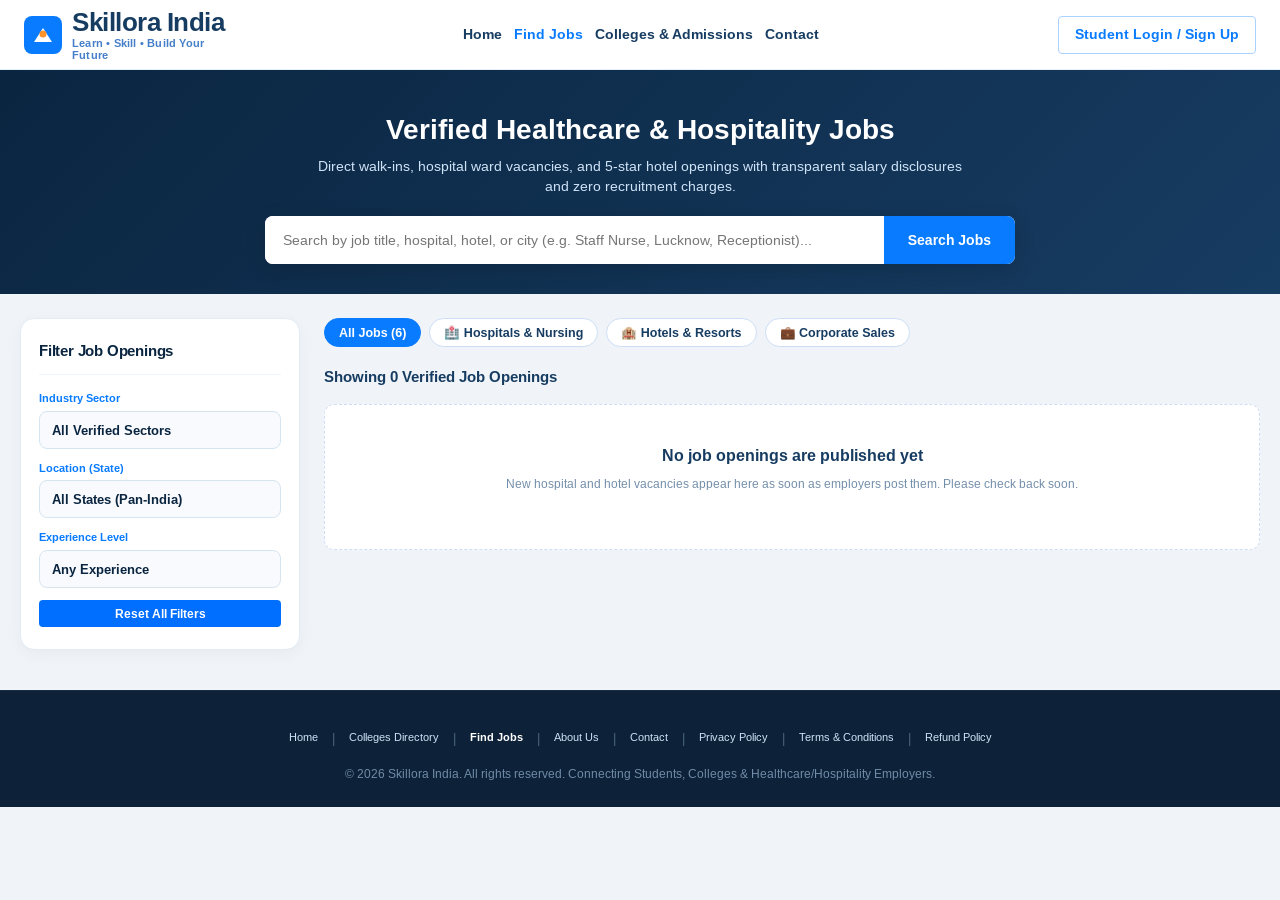
<file: jobs.html>
<!DOCTYPE html>
<html lang="en">
<head>
  <meta charset="UTF-8">
  <meta name="viewport" content="width=device-width, initial-scale=1.0">
  <title>Find Verified Healthcare & Hospitality Jobs | SkillOra</title>
  <link rel="preconnect" href="https://fonts.googleapis.com">
  <link rel="preconnect" href="https://fonts.gstatic.com" crossorigin>
  <link href="https://fonts.googleapis.com/css2?family=Arimo:ital,wght@0,400..700;1,400..700&display=swap" rel="stylesheet">
  <link rel="stylesheet" href="styles.css">
  <script src="data/config.js"></script>
  <script src="data/auth_db.js"></script>
  <style>
    body {
      background-color: #F0F4F8;
    }
    .jobs-page-header {
      background: linear-gradient(135deg, #0A2540 0%, #173C62 100%);
      color: #FFFFFF;
      padding: 40px 20px 30px 20px;
      text-align: center;
    }
    .jobs-page-header h1 {
      font-size: 28px;
      font-weight: 800;
      margin-bottom: 8px;
    }
    .jobs-page-header p {
      font-size: 14px;
      color: #CFE3F7;
      max-width: 650px;
      margin: 0 auto 20px auto;
    }
    .jobs-search-bar-wrap {
      max-width: 750px;
      margin: 0 auto;
      display: flex;
      background: #FFFFFF;
      border-radius: 8px;
      overflow: hidden;
      box-shadow: 0 4px 20px rgba(0,0,0,0.15);
    }
    .j-search-input {
      flex: 1;
      height: 48px;
      border: none;
      padding: 0 18px;
      font-size: 14px;
      font-family: var(--font-family);
      outline: none;
      color: var(--text-dark);
    }
    .j-search-btn {
      background: var(--color-primary-blue);
      color: #FFFFFF;
      border: none;
      padding: 0 24px;
      font-weight: 700;
      font-size: 14px;
      cursor: pointer;
    }
    .jobs-layout {
      max-width: 1560px;
      margin: 24px auto;
      padding: 0 20px;
      display: grid;
      grid-template-columns: 280px 1fr;
      gap: 24px;
    }
    .jobs-feed-header {
      display: flex;
      justify-content: space-between;
      align-items: center;
      margin-bottom: 16px;
    }
    .jobs-feed-count {
      font-size: 15px;
      font-weight: 800;
      color: var(--color-navy-dark);
    }
    .sector-tab-strip {
      display: flex;
      gap: 8px;
      margin-bottom: 20px;
      flex-wrap: wrap;
    }
    .sec-pill-btn {
      background: #FFFFFF;
      border: 1px solid var(--border-input);
      padding: 6px 14px;
      border-radius: 20px;
      font-size: 12.5px;
      font-weight: 700;
      color: var(--text-dark);
      cursor: pointer;
      transition: all var(--transition-fast);
    }
    .sec-pill-btn.active {
      background: var(--color-primary-blue);
      color: #FFFFFF;
      border-color: var(--color-primary-blue);
    }
    .job-card-grid {
      display: flex;
      flex-direction: column;
      gap: 16px;
    }
    .full-job-card {
      background: #FFFFFF;
      border: 1px solid #D6E3F0;
      border-radius: 12px;
      padding: 20px;
      display: grid;
      grid-template-columns: 80px 1fr auto;
      gap: 20px;
      align-items: center;
      box-shadow: 0 2px 8px rgba(10, 37, 64, 0.05);
      transition: all 0.2s cubic-bezier(0.16, 1, 0.3, 1);
    }
    .full-job-card:hover {
      border-color: #087BFF;
      box-shadow: 0 10px 24px rgba(8, 123, 255, 0.12);
      transform: translateY(-2px);
    }
    .f-job-img-box {
      width: 80px;
      height: 80px;
      border-radius: 10px;
      overflow: hidden;
      border: 1px solid #DCE6F1;
    }
    .f-job-img {
      width: 100%;
      height: 100%;
      object-fit: cover;
    }
    .f-job-info h3 {
      font-size: 17px;
      font-weight: 800;
      color: var(--color-navy-dark);
      margin-bottom: 4px;
    }
    .f-job-company {
      font-size: 13.5px;
      font-weight: 700;
      color: var(--color-primary-blue);
      margin-bottom: 6px;
    }
    .f-job-meta-row {
      display: flex;
      align-items: center;
      gap: 16px;
      font-size: 12px;
      color: var(--text-muted);
      flex-wrap: wrap;
    }
    .f-salary-tag {
      font-weight: 800;
      color: #0FA66D;
      background: #EDFDF5;
      border: 1px solid #B8EED4;
      padding: 4px 10px;
      border-radius: 6px;
    }
    @media (max-width: 900px) {
      .navbar {
        height: auto;
        padding: 10px 14px;
        min-height: 60px;
      }
      .nav-menu {
        display: none;
      }
      .nav-actions {
        gap: 8px;
      }
      .btn-outline-login {
        font-size: 11.5px;
        padding: 0 10px;
        height: 34px;
      }
      .jobs-hero-bar {
        padding: 24px 14px 20px 14px;
      }
      .jobs-hero-bar h1 {
        font-size: 22px;
      }
      .jobs-hero-bar p {
        font-size: 13px;
        margin-bottom: 14px;
      }
      .jobs-search-box {
        flex-direction: column;
        width: 100%;
        gap: 8px;
      }
      .j-search-btn {
        height: 42px;
        border-radius: 6px;
      }
      .jobs-layout {
        grid-template-columns: 1fr;
        padding: 0 14px;
        gap: 16px;
        margin: 16px auto;
      }
      .full-job-card {
        grid-template-columns: 1fr;
        gap: 14px;
        padding: 16px;
      }
      .f-job-img-box {
        width: 100%;
        height: 160px;
      }
      .f-job-meta-row {
        flex-wrap: wrap;
        gap: 6px;
      }
      .sector-tab-strip {
        overflow-x: auto;
        white-space: nowrap;
        -webkit-overflow-scrolling: touch;
      }
    }
  </style>
</head>
<body>

  <!-- Top Navigation Header -->
  <header class="navbar">
    <div class="nav-container">
      <a href="index.html" class="brand-logo" aria-label="SkillOra Home">
        <div class="logo-mark">
          <svg class="logo-symbol" viewBox="0 0 38 38" fill="none">
            <rect width="38" height="38" rx="8" fill="#087BFF"/>
            <path d="M10 26L19 12L28 26H10Z" fill="#FFFFFF"/>
            <circle cx="19" cy="18" r="3.5" fill="#FF922A"/>
          </svg>
        </div>
        <div class="logo-text-group">
          <span class="logo-title">Skillora <span class="highlight-orange">India</span></span>
          <span class="logo-tagline">Learn • Skill • Build Your Future</span>
        </div>
      </a>

      <nav class="nav-menu">
        <a href="index.html" class="nav-link">Home</a>
        <a href="jobs.html" class="nav-link" style="color:var(--color-primary-blue);font-weight:800;">Find Jobs</a>
        <a href="colleges.html" class="nav-link">Colleges & Admissions</a>
        <a href="contact.html" class="nav-link" id="nav-contact-link">Contact</a>
      </nav>

      <div class="nav-actions">
        <a href="auth.html?role=student" class="btn btn-outline-login" id="nav-auth-btn">Student Login</a>
        <button class="mobile-toggle-btn" id="mobile-toggle" aria-label="Open mobile menu">
          <span></span><span></span><span></span>
        </button>
      </div>
    </div>
  </header>

  <!-- Mobile Slide-Out Drawer Navigation -->
  <div class="mobile-nav-drawer" id="mobile-drawer" aria-hidden="true">
    <div class="mobile-nav-backdrop" id="mobile-backdrop"></div>
    <div class="mobile-nav-pane">
      <div class="mobile-nav-header">
        <div class="brand-logo" style="width:auto;">
          <span class="logo-title" style="font-size:20px;">Skill<span class="highlight-orange">Ora</span></span>
        </div>
        <button class="mobile-drawer-close" id="mobile-drawer-close" aria-label="Close menu">&times;</button>
      </div>
      <div class="mobile-nav-links">
        <a href="index.html" class="mob-link"><span>🏠</span> Home</a>
        <a href="jobs.html" class="mob-link active"><span>💼</span> Find Jobs</a>
        <a href="colleges.html" class="mob-link"><span>🎓</span> Colleges & Admissions</a>
        <a href="contact.html" class="mob-link"><span>📍</span> Contact Us</a>
        <div class="mob-divider"></div>
        <a href="auth.html?role=student" class="mob-link mob-highlight"><span>🔐</span> Student Login / Sign Up</a>
        <a href="college-portal.html" class="mob-link"><span>🏫</span> College Partner Portal</a>
        <a href="employer-portal.html" class="mob-link"><span>🏨</span> Hospital & Hotel HR Portal</a>
        <a href="admin.html" target="_blank" rel="noopener" class="mob-link mob-admin-link"><span>🛡️</span> Admin Console</a>
      </div>
    </div>
  </div>

  <!-- Hero Header for Jobs Tab -->
  <div class="jobs-page-header">
    <h1>Verified Healthcare & Hospitality Jobs</h1>
    <p>Direct walk-ins, hospital ward vacancies, and 5-star hotel openings with transparent salary disclosures and zero recruitment charges.</p>
    
    <div class="jobs-search-bar-wrap">
      <input type="text" id="job-search-input" class="j-search-input" placeholder="Search by job title, hospital, hotel, or city (e.g. Staff Nurse, Lucknow, Receptionist)..." oninput="filterJobsLive()">
      <button class="j-search-btn" onclick="filterJobsLive()">Search Jobs</button>
    </div>
  </div>

  <!-- Dedicated Main Layout -->
  <div class="jobs-layout">
    
    <!-- Left Filter Sidebar -->
    <aside class="filter-sidebar">
      <div class="filter-card">
        <h2 class="filter-header-title">Filter Job Openings</h2>

        <!-- Sector Filter -->
        <div class="filter-field">
          <label class="filter-label">Industry Sector</label>
          <div class="select-wrapper">
            <select id="filter-sector-select" class="filter-select" onchange="filterJobsLive()">
              <option value="All">All Verified Sectors</option>
              <option value="Healthcare">Healthcare & Hospitals</option>
              <option value="Hospitality">Hospitality & Luxury Hotels</option>
              <option value="Sales">Sales & Front Desk</option>
            </select>
          </div>
        </div>

        <!-- State Filter -->
        <div class="filter-field">
          <label class="filter-label">Location (State)</label>
          <div class="select-wrapper">
            <select id="filter-job-state" class="filter-select" onchange="filterJobsLive()">
              <option value="All">All States (Pan-India)</option>
              <option value="Uttar Pradesh">Uttar Pradesh</option>
              <option value="Delhi">Delhi NCR</option>
              <option value="Rajasthan">Rajasthan</option>
              <option value="Karnataka">Karnataka</option>
              <option value="Maharashtra">Maharashtra</option>
            </select>
          </div>
        </div>

        <!-- Experience Required -->
        <div class="filter-field">
          <label class="filter-label">Experience Level</label>
          <div class="select-wrapper">
            <select id="filter-job-exp" class="filter-select" onchange="filterJobsLive()">
              <option value="All">Any Experience</option>
              <option value="Fresher">Freshers (0 - 1 Years)</option>
              <option value="1-3">1 to 3 Years</option>
              <option value="3+">3+ Years Experienced</option>
            </select>
          </div>
        </div>

        <button class="btn btn-apply-filters w-full" onclick="resetJobFilters()">Reset All Filters</button>
      </div>
    </aside>

    <!-- Right Feed -->
    <main>
      
      <!-- Sector Tabs Strip -->
      <div class="sector-tab-strip">
        <button class="sec-pill-btn active" onclick="setSectorPill('All', this)">All Jobs (6)</button>
        <button class="sec-pill-btn" onclick="setSectorPill('Healthcare', this)">🏥 Hospitals & Nursing</button>
        <button class="sec-pill-btn" onclick="setSectorPill('Hospitality', this)">🏨 Hotels & Resorts</button>
        <button class="sec-pill-btn" onclick="setSectorPill('Sales', this)">💼 Corporate Sales</button>
      </div>

      <div class="jobs-feed-header">
        <div class="jobs-feed-count" id="jobs-count-text">Showing 6 Verified Job Openings</div>
      </div>

      <!-- Job Cards Feed Container -->
      <div class="job-card-grid" id="jobs-feed-container">
        <!-- Dynamically rendered -->
      </div>

    </main>

  </div>

  <script>
    // Jobs come only from the database (published after SkillOra review). No bundled sample jobs.
    let ALL_JOBS = [];
    const jobImage = (sector) => /health/i.test(sector) ? 'assets/places/job_hospital_1.jpg' : /hosp/i.test(sector) ? 'assets/places/job_hotel_1.jpg' : 'assets/places/campus_sales_1.jpg';

    let CURRENT_SECTOR_FILTER = "All";

    function renderJobs(list) {
      const container = document.getElementById('jobs-feed-container');
      const countEl = document.getElementById('jobs-count-text');
      if (countEl) countEl.textContent = `Showing ${list.length} Verified Job Openings`;

      if (list.length === 0) {
        container.innerHTML = `
          <div style="background:#FFFFFF;border:1px dashed #CCDEF5;border-radius:10px;padding:40px;text-align:center;">
            <h4>${ALL_JOBS.length === 0 ? 'No job openings are published yet' : 'No jobs found matching your filters'}</h4>
            <p style="font-size:12px;color:var(--text-muted);margin:8px 0 16px 0;">${ALL_JOBS.length === 0 ? 'New hospital and hotel vacancies appear here as soon as employers post them. Please check back soon.' : 'Try resetting your filters or selecting All States.'}</p>
            ${ALL_JOBS.length === 0 ? '' : '<button class="btn btn-apply-filters" onclick="resetJobFilters()">Reset Filters</button>'}
          </div>
        `;
        return;
      }

      container.innerHTML = list.map(job => `
        <article class="full-job-card">
          <div class="f-job-img-box">
            <img src="${jobImage(job.sector)}" alt="${job.company}" class="f-job-img">
          </div>
          <div class="f-job-info">
            <h3>${job.title}</h3>
            <div class="f-job-company">🏢 ${job.company}</div>
            <div class="f-job-meta-row">
              <span>📍 ${job.location}</span>
              <span class="f-salary-tag">💰 ${job.salary}</span>
              <span>💼 ${job.type}</span>
              <span>🎓 ${!job.exp ? 'Experience as per role' : job.exp === 'Fresher' ? 'Freshers Eligible' : job.exp + ' Years Experience'}</span>
            </div>
            <p style="font-size:12px;color:var(--text-muted);margin-top:8px;line-height:1.4;">${job.description}</p>
          </div>
          <div>
            <button class="btn btn-primary-submit" onclick="applyJobDirect(${job.id})" style="white-space:nowrap;padding:10px 18px;">
              Apply Now →
            </button>
          </div>
        </article>
      `).join('');
    }

    function filterJobsLive() {
      const query = (document.getElementById('job-search-input')?.value || '').toLowerCase();
      const sectorSelect = document.getElementById('filter-sector-select')?.value || 'All';
      const stateSelect = document.getElementById('filter-job-state')?.value || 'All';
      const expSelect = document.getElementById('filter-job-exp')?.value || 'All';

      const filtered = ALL_JOBS.filter(j => {
        // Sector filter
        if (CURRENT_SECTOR_FILTER !== 'All' && j.sector !== CURRENT_SECTOR_FILTER) return false;
        if (sectorSelect !== 'All' && j.sector !== sectorSelect) return false;
        if (stateSelect !== 'All' && j.state !== stateSelect) return false;
        if (expSelect !== 'All' && j.exp !== expSelect) return false;

        // Query search
        if (query) {
          const matchTitle = j.title.toLowerCase().includes(query);
          const matchComp = j.company.toLowerCase().includes(query);
          const matchLoc = j.location.toLowerCase().includes(query);
          if (!matchTitle && !matchComp && !matchLoc) return false;
        }

        return true;
      });

      renderJobs(filtered);
    }

    function setSectorPill(sector, btn) {
      CURRENT_SECTOR_FILTER = sector;
      document.querySelectorAll('.sec-pill-btn').forEach(b => b.classList.remove('active'));
      btn.classList.add('active');
      filterJobsLive();
    }

    function resetJobFilters() {
      CURRENT_SECTOR_FILTER = "All";
      document.getElementById('job-search-input').value = '';
      document.getElementById('filter-sector-select').value = 'All';
      document.getElementById('filter-job-state').value = 'All';
      document.getElementById('filter-job-exp').value = 'All';
      document.querySelectorAll('.sec-pill-btn').forEach((b, i) => {
        b.classList.toggle('active', i === 0);
      });
      renderJobs(ALL_JOBS);
    }

    async function applyJobDirect(jobId) {
      const job = ALL_JOBS.find(j => j.id === jobId);
      if (!job) return;

      // Check if user is logged in
      const sessionUser = window.SkillOraAuth.getCurrentUser('student');
      const userStr = sessionUser ? JSON.stringify(sessionUser) : null;
      if (!userStr) {
        sessionStorage.setItem('SKILLORA_PENDING_APPLY', JSON.stringify({
          type: 'job',
          jobId: job.id,
          role: job.title,
          company: job.company,
          source: 'jobs_page'
        }));
        alert(`To apply for "${job.title}" at ${job.company}, please Sign In or create your free Student Account.`);
        window.location.href = `auth.html?redirect=jobs&jobId=${job.id}&title=${encodeURIComponent(job.title)}`;
        return;
      }

      const u = JSON.parse(userStr);
      const userName = u.name;
      const userPhone = u.phone;
      const userEmail = u.email;
      if (!userName || !userPhone) {
        alert('Please complete your name and mobile number in your dashboard profile before applying.');
        window.location.href = 'dashboard.html';
        return;
      }

      const refId = `SKL-JOB-2026-${Math.floor(1000 + Math.random() * 9000)}`;

      const jobRecord = {
        refId,
        candidateName: userName,
        phone: userPhone,
        email: userEmail || 'Not provided',
        role: job.title,
        company: job.company,
        location: job.location,
        salary: job.salary,
        exp: job.exp || 'Fresher',
        date: new Date().toLocaleDateString('en-IN', { day: 'numeric', month: 'short', year: 'numeric' }),
        timestamp: new Date().toISOString(),
        status: 'Applied',
        statusClass: 'status-assigned'
      };

      // Save to the cloud database; only report success if it was really saved
      let saved = false;
      try {
        saved = await window.SkillOraAuth.submitJobApplicationToCloud({
          jobId: job.id, jobTitle: job.title, candidateName: userName, phone: userPhone, email: userEmail,
          experience: job.exp || 'Fresher', refId: refId
        });
      } catch (e) { saved = false; }
      if (!saved) {
        alert('We could not submit your application. Please check your connection, make sure you are signed in, and try again.\n\n(If you already applied to this job, it has already been received.)');
        return;
      }

      alert(`Application Submitted Successfully!\n\nReference: ${refId}\nRole: ${job.title}\nEmployer: ${job.company}\n\nYour profile & attached resume have been sent to ${job.company} HR. View this application inside your Student Dashboard!`);
      window.location.href = 'dashboard.html';
    }

    window.onload = async function() {
      try { ALL_JOBS = await window.SkillOraAuth.loadPublicJobs(); } catch (e) { ALL_JOBS = []; }
      renderJobs(ALL_JOBS);
      const sUser = window.SkillOraAuth.getCurrentUser('student'); const student = sUser ? JSON.stringify(sUser) : null;
      const authBtn = document.getElementById('nav-auth-btn');
      const link = document.getElementById('nav-dashboard-link');

      if (student) {
        try {
          const u = JSON.parse(student);
          if (link) link.textContent = `Dashboard (${u.name.split(' ')[0]})`;
          if (authBtn) {
            authBtn.textContent = `Dashboard (${u.name.split(' ')[0]})`;
            authBtn.href = 'dashboard.html';
          }
        } catch (e) {}
      } else {
        if (authBtn) {
          authBtn.textContent = 'Student Login / Sign Up';
          authBtn.href = 'auth.html?role=student';
        }
      }

      // Dynamic URL Parameter Handling for Dedicated Page (search, sector, jobId)
      try {
        const urlParams = new URLSearchParams(window.location.search);
        const qSearch = urlParams.get('search') || urlParams.get('q');
        const qSector = urlParams.get('sector');
        const qJobId = urlParams.get('jobId');
        const autoApply = urlParams.get('apply') === 'true' || urlParams.get('applyJob');

        if (qSearch) {
          const sInput = document.getElementById('job-search-input');
          if (sInput) sInput.value = decodeURIComponent(qSearch);
          filterJobsLive();
        } else if (qSector) {
          CURRENT_SECTOR_FILTER = qSector;
          document.querySelectorAll('.sec-pill-btn').forEach(b => {
            if (b.textContent.toLowerCase().includes(qSector.toLowerCase())) {
              b.classList.add('active');
            } else {
              b.classList.remove('active');
            }
          });
          filterJobsLive();
        } else if (qJobId) {
          const targetId = Number(qJobId);
          const targetJob = ALL_JOBS.find(j => j.id === targetId);
          if (targetJob) {
            renderJobs([targetJob]);
            const countEl = document.getElementById('jobs-count-text');
            if (countEl) countEl.innerHTML = `Showing Selected Opening: <strong>${targetJob.title}</strong> at ${targetJob.company} • <a href="jobs.html" style="color:var(--color-primary-blue);text-decoration:underline;">View All Verified Jobs</a>`;
            if (autoApply && student) {
              setTimeout(() => applyJobDirect(targetId), 350);
            }
          }
        }
      } catch (e) {
        console.error('URL param parsing error in jobs:', e);
      }
    };
    // Mobile Drawer Handlers
    const mobileToggle = document.getElementById('mobile-toggle');
    const mobileDrawer = document.getElementById('mobile-drawer');
    const mobileBackdrop = document.getElementById('mobile-backdrop');
    const mobileClose = document.getElementById('mobile-drawer-close');

    if (mobileToggle) mobileToggle.addEventListener('click', () => {
      mobileDrawer.classList.add('open');
      document.body.style.overflow = 'hidden';
    });
    if (mobileBackdrop) mobileBackdrop.addEventListener('click', () => {
      mobileDrawer.classList.remove('open');
      document.body.style.overflow = '';
    });
    if (mobileClose) mobileClose.addEventListener('click', () => {
      mobileDrawer.classList.remove('open');
      document.body.style.overflow = '';
    });
  </script>

  <!-- Site Footer -->
  <footer class="site-footer" style="background:#0D2238;color:#FFFFFF;padding:36px 20px 24px 20px;margin-top:40px;">
    <div style="max-width:1200px;margin:0 auto;text-align:center;">
      <nav class="footer-nav" style="display:flex;flex-wrap:wrap;justify-content:center;gap:10px 14px;font-size:13px;line-height:1.8;margin-bottom:16px;">
        <a href="index.html" style="color:#CFE3F7;text-decoration:none;">Home</a> <span style="color:#4A637D;">|</span>
        <a href="colleges.html" style="color:#CFE3F7;text-decoration:none;">Colleges Directory</a> <span style="color:#4A637D;">|</span>
        <a href="jobs.html" style="color:#FFFFFF;font-weight:700;text-decoration:none;">Find Jobs</a> <span style="color:#4A637D;">|</span>
        <a href="about.html" style="color:#CFE3F7;text-decoration:none;">About Us</a> <span style="color:#4A637D;">|</span>
        <a href="contact.html" style="color:#CFE3F7;text-decoration:none;">Contact</a> <span style="color:#4A637D;">|</span>
        <a href="privacy.html" style="color:#CFE3F7;text-decoration:none;">Privacy Policy</a> <span style="color:#4A637D;">|</span>
        <a href="terms.html" style="color:#CFE3F7;text-decoration:none;">Terms & Conditions</a> <span style="color:#4A637D;">|</span>
        <a href="refund.html" style="color:#CFE3F7;text-decoration:none;">Refund Policy</a>
      </nav>
      <div style="font-size:12px;color:#728DA9;">
        © 2026 Skillora India. All rights reserved. Connecting Students, Colleges & Healthcare/Hospitality Employers.
      </div>
    </div>
  </footer>
</body>
</html>
</file>
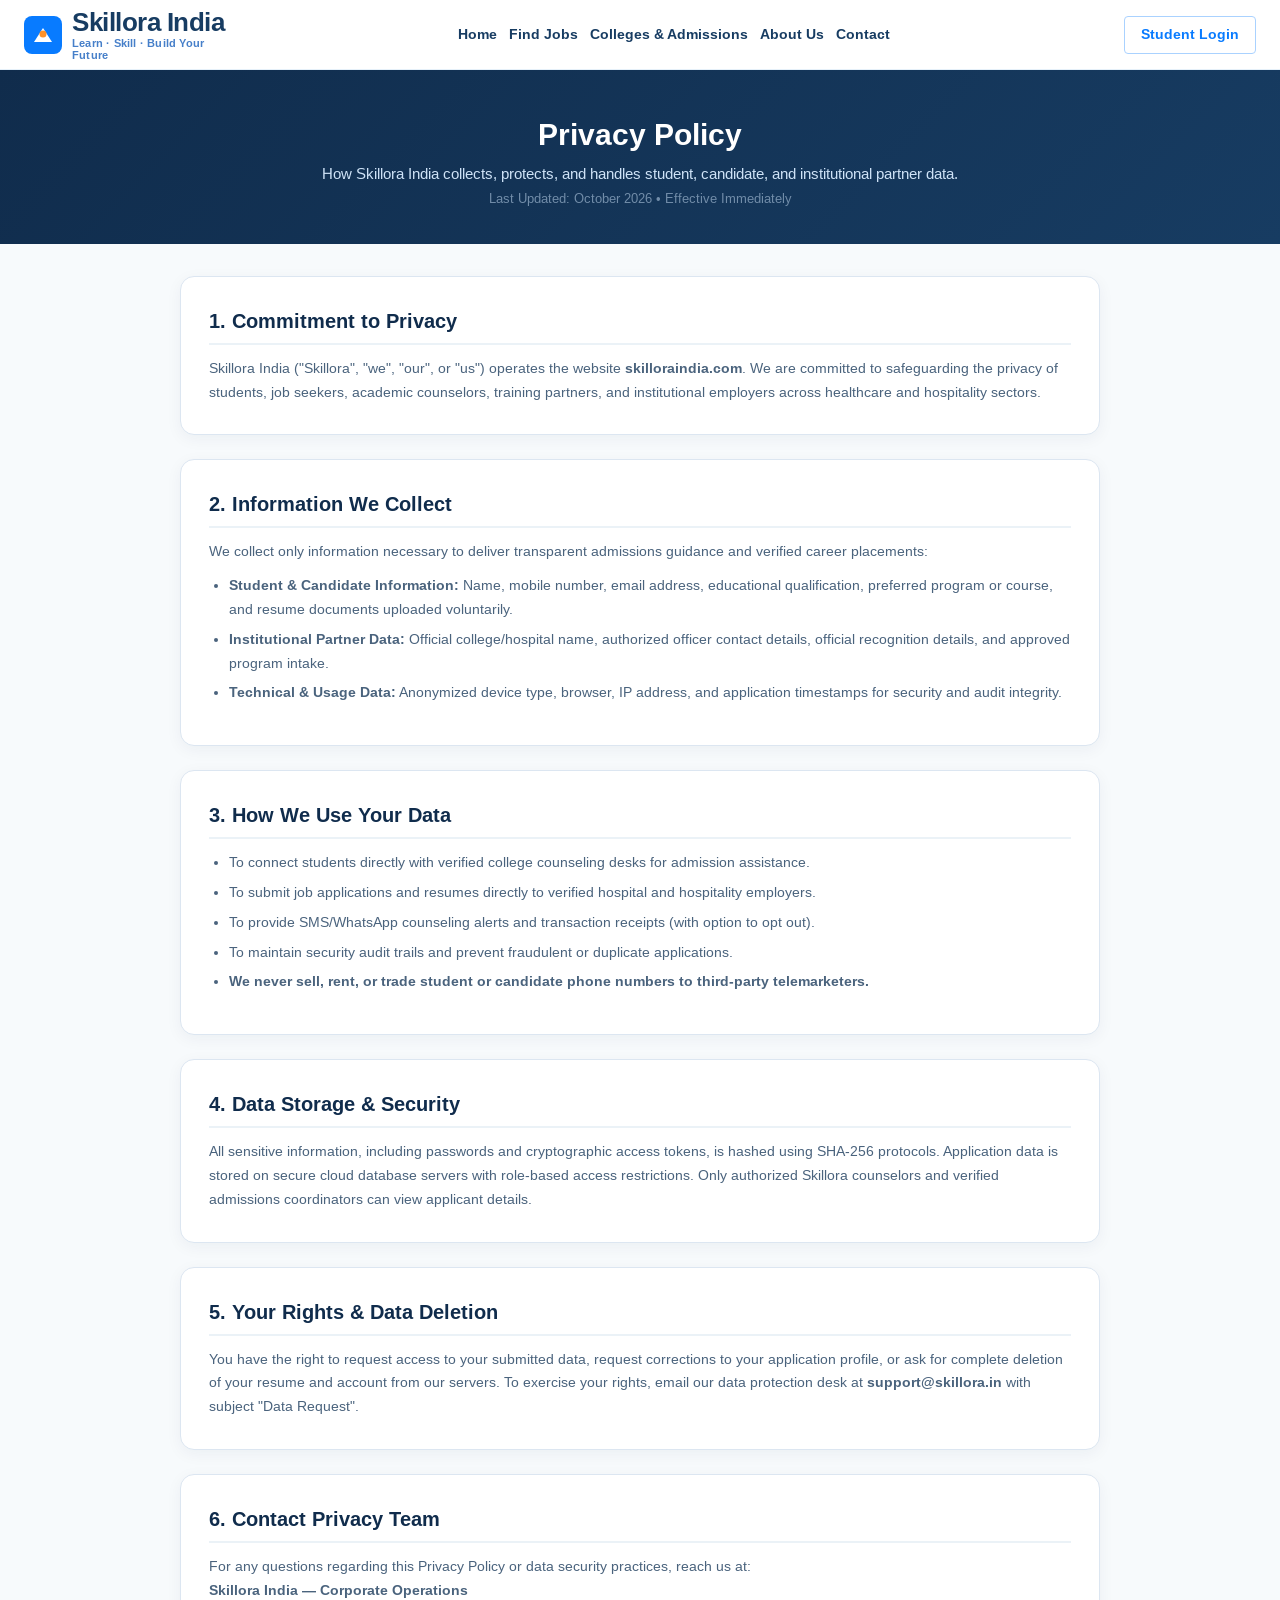
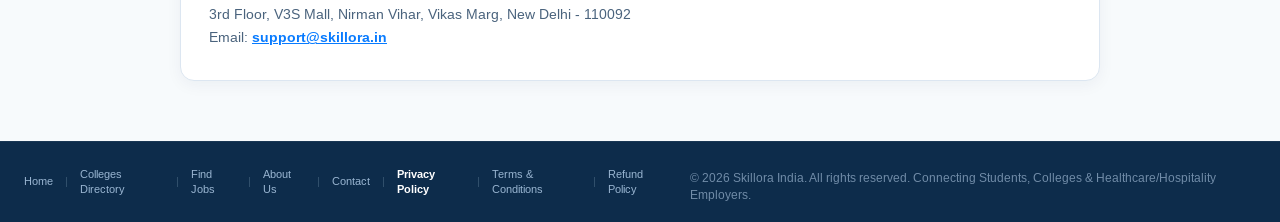
<file: privacy.html>
<!DOCTYPE html>
<html lang="en">
<head>
  <meta charset="UTF-8">
  <meta name="viewport" content="width=device-width, initial-scale=1.0">
  <title>Privacy Policy | Skillora India - Career & Admissions Platform</title>
  <link rel="preconnect" href="https://fonts.googleapis.com">
  <link rel="preconnect" href="https://fonts.gstatic.com" crossorigin>
  <link href="https://fonts.googleapis.com/css2?family=Arimo:ital,wght@0,400..700;1,400..700&display=swap" rel="stylesheet">
  <link rel="stylesheet" href="styles.css">
  <script src="data/config.js"></script>
  <script src="data/auth_db.js"></script>
  <style>
    body {
      background-color: #F7FAFC;
      font-family: var(--font-family, 'Arimo', sans-serif);
      margin: 0;
      padding: 0;
      color: #123658;
      overflow-x: hidden;
    }
    .policy-hero-bar {
      background: linear-gradient(135deg, #102C4C 0%, #173C62 100%);
      color: #FFFFFF;
      padding: 44px 20px 36px 20px;
      text-align: center;
    }
    .policy-hero-bar h1 {
      font-size: 30px;
      font-weight: 800;
      margin: 0 0 8px 0;
    }
    .policy-hero-bar p {
      font-size: 14.5px;
      color: #CFE3F7;
      max-width: 680px;
      margin: 0 auto;
    }
    .policy-layout {
      max-width: 960px;
      margin: 32px auto 60px auto;
      padding: 0 20px;
      display: flex;
      flex-direction: column;
      gap: 24px;
    }
    .policy-card {
      background: #FFFFFF;
      border-radius: 14px;
      border: 1px solid #DCE6F1;
      box-shadow: 0 4px 16px rgba(16, 44, 76, 0.05);
      padding: 30px 28px;
    }
    .policy-card h2 {
      font-size: 20px;
      font-weight: 800;
      color: #102C4C;
      margin-top: 0;
      margin-bottom: 12px;
      border-bottom: 2px solid #EBF2F7;
      padding-bottom: 8px;
    }
    .policy-card p, .policy-card li {
      font-size: 14px;
      line-height: 1.7;
      color: #4A637D;
    }
    .policy-card ul {
      padding-left: 20px;
      margin: 10px 0;
    }
    .policy-card li {
      margin-bottom: 6px;
    }
    .last-updated {
      font-size: 12.5px;
      color: #728DA9;
      margin-top: 6px;
    }
    @media (max-width: 768px) {
      .policy-hero-bar { padding: 32px 16px 26px 16px; }
      .policy-hero-bar h1 { font-size: 24px; }
      .policy-layout { padding: 0 14px; margin: 20px auto 40px auto; }
      .policy-card { padding: 22px 18px; }
    }
  </style>
</head>
<body>

  <!-- Top Navigation Header -->
  <header class="navbar">
    <div class="nav-container">
      <a href="index.html" class="brand-logo" aria-label="Skillora India Home">
        <div class="logo-mark">
          <svg class="logo-symbol" viewBox="0 0 38 38" fill="none">
            <rect width="38" height="38" rx="8" fill="#087BFF"/>
            <path d="M10 26L19 12L28 26H10Z" fill="#FFFFFF"/>
            <circle cx="19" cy="18" r="3.5" fill="#FF922A"/>
          </svg>
        </div>
        <div class="logo-text-group">
          <span class="logo-title">Skillora <span class="highlight-orange">India</span></span>
          <span class="logo-tagline">Learn · Skill · Build Your Future</span>
        </div>
      </a>

      <nav class="nav-menu">
        <a href="index.html" class="nav-link">Home</a>
        <a href="jobs.html" class="nav-link">Find Jobs</a>
        <a href="colleges.html" class="nav-link">Colleges & Admissions</a>
        <a href="about.html" class="nav-link">About Us</a>
        <a href="contact.html" class="nav-link">Contact</a>
      </nav>

      <div class="nav-actions">
        <a href="auth.html?role=student" class="btn btn-outline-login">Student Login</a>
        <button class="mobile-toggle-btn" id="mobile-toggle" aria-label="Open mobile menu">
          <span></span><span></span><span></span>
        </button>
      </div>
    </div>
  </header>

  <!-- Mobile Slide-Out Drawer Navigation -->
  <div class="mobile-nav-drawer" id="mobile-drawer" aria-hidden="true">
    <div class="mobile-nav-backdrop" id="mobile-backdrop"></div>
    <div class="mobile-nav-pane">
      <div class="mobile-nav-header">
        <div class="brand-logo" style="width:auto;">
          <div class="logo-text-group">
            <span class="logo-title" style="font-size:20px;">Skillora <span class="highlight-orange">India</span></span>
          </div>
        </div>
        <button class="mobile-drawer-close" id="mobile-drawer-close" aria-label="Close menu">&times;</button>
      </div>
      <div class="mobile-nav-links">
        <a href="index.html" class="mob-link"><span>🏠</span> Home</a>
        <a href="colleges.html" class="mob-link"><span>🎓</span> Colleges & Admissions</a>
        <a href="jobs.html" class="mob-link"><span>💼</span> Find Jobs</a>
        <a href="about.html" class="mob-link"><span>ℹ️</span> About Us</a>
        <a href="contact.html" class="mob-link"><span>📍</span> Contact Us</a>
        <div class="mob-divider"></div>
        <a href="auth.html?role=student" class="mob-link mob-highlight"><span>🔐</span> Student Login / Sign Up</a>
        <a href="college-portal.html" class="mob-link"><span>🏫</span> College Partner Portal</a>
        <a href="employer-portal.html" class="mob-link"><span>🏨</span> Hospital & Hotel HR Portal</a>
      </div>
    </div>
  </div>

  <!-- Hero Header -->
  <div class="policy-hero-bar">
    <h1>Privacy Policy</h1>
    <p>How Skillora India collects, protects, and handles student, candidate, and institutional partner data.</p>
    <div class="last-updated">Last Updated: October 2026 • Effective Immediately</div>
  </div>

  <!-- Policy Content Layout -->
  <main class="policy-layout">
    
    <div class="policy-card">
      <h2>1. Commitment to Privacy</h2>
      <p>Skillora India ("Skillora", "we", "our", or "us") operates the website <strong>skilloraindia.com</strong>. We are committed to safeguarding the privacy of students, job seekers, academic counselors, training partners, and institutional employers across healthcare and hospitality sectors.</p>
    </div>

    <div class="policy-card">
      <h2>2. Information We Collect</h2>
      <p>We collect only information necessary to deliver transparent admissions guidance and verified career placements:</p>
      <ul>
        <li><strong>Student & Candidate Information:</strong> Name, mobile number, email address, educational qualification, preferred program or course, and resume documents uploaded voluntarily.</li>
        <li><strong>Institutional Partner Data:</strong> Official college/hospital name, authorized officer contact details, official recognition details, and approved program intake.</li>
        <li><strong>Technical & Usage Data:</strong> Anonymized device type, browser, IP address, and application timestamps for security and audit integrity.</li>
      </ul>
    </div>

    <div class="policy-card">
      <h2>3. How We Use Your Data</h2>
      <ul>
        <li>To connect students directly with verified college counseling desks for admission assistance.</li>
        <li>To submit job applications and resumes directly to verified hospital and hospitality employers.</li>
        <li>To provide SMS/WhatsApp counseling alerts and transaction receipts (with option to opt out).</li>
        <li>To maintain security audit trails and prevent fraudulent or duplicate applications.</li>
        <li><strong>We never sell, rent, or trade student or candidate phone numbers to third-party telemarketers.</strong></li>
      </ul>
    </div>

    <div class="policy-card">
      <h2>4. Data Storage & Security</h2>
      <p>All sensitive information, including passwords and cryptographic access tokens, is hashed using SHA-256 protocols. Application data is stored on secure cloud database servers with role-based access restrictions. Only authorized Skillora counselors and verified admissions coordinators can view applicant details.</p>
    </div>

    <div class="policy-card">
      <h2>5. Your Rights & Data Deletion</h2>
      <p>You have the right to request access to your submitted data, request corrections to your application profile, or ask for complete deletion of your resume and account from our servers. To exercise your rights, email our data protection desk at <strong>support@skillora.in</strong> with subject "Data Request".</p>
    </div>

    <div class="policy-card">
      <h2>6. Contact Privacy Team</h2>
      <p>For any questions regarding this Privacy Policy or data security practices, reach us at:<br>
      <strong>Skillora India — Corporate Operations</strong><br>
      3rd Floor, V3S Mall, Nirman Vihar, Vikas Marg, New Delhi - 110092<br>
      Email: <a href="mailto:support@skillora.in" style="color:#087BFF;font-weight:700;">support@skillora.in</a></p>
    </div>

  </main>

  <!-- Footer -->
  <footer class="site-footer">
    <div class="footer-container">
      <nav class="footer-nav">
        <a href="index.html">Home</a> <span class="footer-sep">|</span>
        <a href="colleges.html">Colleges Directory</a> <span class="footer-sep">|</span>
        <a href="jobs.html">Find Jobs</a> <span class="footer-sep">|</span>
        <a href="about.html">About Us</a> <span class="footer-sep">|</span>
        <a href="contact.html">Contact</a> <span class="footer-sep">|</span>
        <a href="privacy.html" style="font-weight:700;color:#FFFFFF;">Privacy Policy</a> <span class="footer-sep">|</span>
        <a href="terms.html">Terms & Conditions</a> <span class="footer-sep">|</span>
        <a href="refund.html">Refund Policy</a>
      </nav>
      <div style="font-size:12px;color:#728DA9;margin-top:10px;">
        © 2026 Skillora India. All rights reserved. Connecting Students, Colleges & Healthcare/Hospitality Employers.
      </div>
    </div>
  </footer>

  <script>
    const mobileToggle = document.getElementById('mobile-toggle');
    const mobileDrawer = document.getElementById('mobile-drawer');
    const mobileBackdrop = document.getElementById('mobile-backdrop');
    const mobileClose = document.getElementById('mobile-drawer-close');

    if (mobileToggle) mobileToggle.addEventListener('click', () => mobileDrawer.classList.add('open'));
    if (mobileBackdrop) mobileBackdrop.addEventListener('click', () => mobileDrawer.classList.remove('open'));
    if (mobileClose) mobileClose.addEventListener('click', () => mobileDrawer.classList.remove('open'));
  </script>
</body>
</html>
</file>
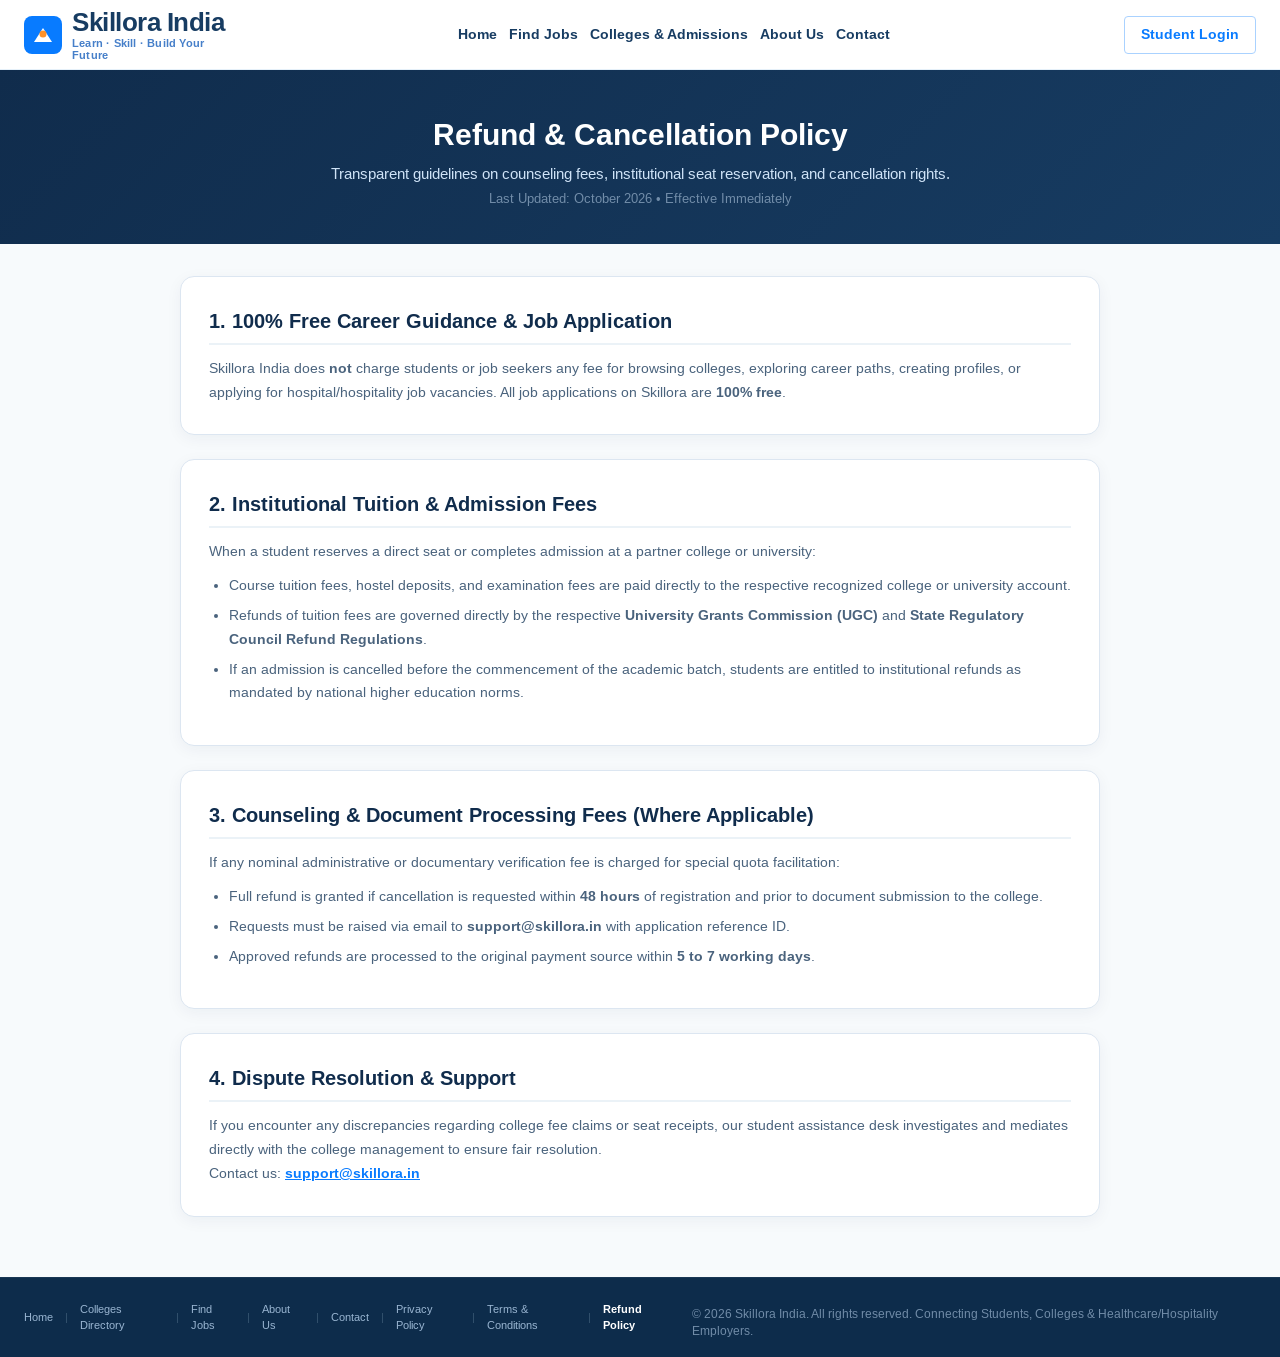
<file: refund.html>
<!DOCTYPE html>
<html lang="en">
<head>
  <meta charset="UTF-8">
  <meta name="viewport" content="width=device-width, initial-scale=1.0">
  <title>Refund & Cancellation Policy | Skillora India</title>
  <link rel="preconnect" href="https://fonts.googleapis.com">
  <link rel="preconnect" href="https://fonts.gstatic.com" crossorigin>
  <link href="https://fonts.googleapis.com/css2?family=Arimo:ital,wght@0,400..700;1,400..700&display=swap" rel="stylesheet">
  <link rel="stylesheet" href="styles.css">
  <script src="data/config.js"></script>
  <script src="data/auth_db.js"></script>
  <style>
    body {
      background-color: #F7FAFC;
      font-family: var(--font-family, 'Arimo', sans-serif);
      margin: 0;
      padding: 0;
      color: #123658;
      overflow-x: hidden;
    }
    .refund-hero-bar {
      background: linear-gradient(135deg, #102C4C 0%, #173C62 100%);
      color: #FFFFFF;
      padding: 44px 20px 36px 20px;
      text-align: center;
    }
    .refund-hero-bar h1 {
      font-size: 30px;
      font-weight: 800;
      margin: 0 0 8px 0;
    }
    .refund-hero-bar p {
      font-size: 14.5px;
      color: #CFE3F7;
      max-width: 680px;
      margin: 0 auto;
    }
    .refund-layout {
      max-width: 960px;
      margin: 32px auto 60px auto;
      padding: 0 20px;
      display: flex;
      flex-direction: column;
      gap: 24px;
    }
    .refund-card {
      background: #FFFFFF;
      border-radius: 14px;
      border: 1px solid #DCE6F1;
      box-shadow: 0 4px 16px rgba(16, 44, 76, 0.05);
      padding: 30px 28px;
    }
    .refund-card h2 {
      font-size: 20px;
      font-weight: 800;
      color: #102C4C;
      margin-top: 0;
      margin-bottom: 12px;
      border-bottom: 2px solid #EBF2F7;
      padding-bottom: 8px;
    }
    .refund-card p, .refund-card li {
      font-size: 14px;
      line-height: 1.7;
      color: #4A637D;
    }
    .refund-card ul {
      padding-left: 20px;
      margin: 10px 0;
    }
    .refund-card li {
      margin-bottom: 6px;
    }
    .last-updated {
      font-size: 12.5px;
      color: #728DA9;
      margin-top: 6px;
    }
    @media (max-width: 768px) {
      .refund-hero-bar { padding: 32px 16px 26px 16px; }
      .refund-hero-bar h1 { font-size: 24px; }
      .refund-layout { padding: 0 14px; margin: 20px auto 40px auto; }
      .refund-card { padding: 22px 18px; }
    }
  </style>
</head>
<body>

  <!-- Top Navigation Header -->
  <header class="navbar">
    <div class="nav-container">
      <a href="index.html" class="brand-logo" aria-label="Skillora India Home">
        <div class="logo-mark">
          <svg class="logo-symbol" viewBox="0 0 38 38" fill="none">
            <rect width="38" height="38" rx="8" fill="#087BFF"/>
            <path d="M10 26L19 12L28 26H10Z" fill="#FFFFFF"/>
            <circle cx="19" cy="18" r="3.5" fill="#FF922A"/>
          </svg>
        </div>
        <div class="logo-text-group">
          <span class="logo-title">Skillora <span class="highlight-orange">India</span></span>
          <span class="logo-tagline">Learn · Skill · Build Your Future</span>
        </div>
      </a>

      <nav class="nav-menu">
        <a href="index.html" class="nav-link">Home</a>
        <a href="jobs.html" class="nav-link">Find Jobs</a>
        <a href="colleges.html" class="nav-link">Colleges & Admissions</a>
        <a href="about.html" class="nav-link">About Us</a>
        <a href="contact.html" class="nav-link">Contact</a>
      </nav>

      <div class="nav-actions">
        <a href="auth.html?role=student" class="btn btn-outline-login">Student Login</a>
        <button class="mobile-toggle-btn" id="mobile-toggle" aria-label="Open mobile menu">
          <span></span><span></span><span></span>
        </button>
      </div>
    </div>
  </header>

  <!-- Mobile Slide-Out Drawer Navigation -->
  <div class="mobile-nav-drawer" id="mobile-drawer" aria-hidden="true">
    <div class="mobile-nav-backdrop" id="mobile-backdrop"></div>
    <div class="mobile-nav-pane">
      <div class="mobile-nav-header">
        <div class="brand-logo" style="width:auto;">
          <div class="logo-text-group">
            <span class="logo-title" style="font-size:20px;">Skillora <span class="highlight-orange">India</span></span>
          </div>
        </div>
        <button class="mobile-drawer-close" id="mobile-drawer-close" aria-label="Close menu">&times;</button>
      </div>
      <div class="mobile-nav-links">
        <a href="index.html" class="mob-link"><span>🏠</span> Home</a>
        <a href="colleges.html" class="mob-link"><span>🎓</span> Colleges & Admissions</a>
        <a href="jobs.html" class="mob-link"><span>💼</span> Find Jobs</a>
        <a href="about.html" class="mob-link"><span>ℹ️</span> About Us</a>
        <a href="contact.html" class="mob-link"><span>📍</span> Contact Us</a>
        <div class="mob-divider"></div>
        <a href="auth.html?role=student" class="mob-link mob-highlight"><span>🔐</span> Student Login / Sign Up</a>
        <a href="college-portal.html" class="mob-link"><span>🏫</span> College Partner Portal</a>
        <a href="employer-portal.html" class="mob-link"><span>🏨</span> Hospital & Hotel HR Portal</a>
      </div>
    </div>
  </div>

  <!-- Hero Header -->
  <div class="refund-hero-bar">
    <h1>Refund & Cancellation Policy</h1>
    <p>Transparent guidelines on counseling fees, institutional seat reservation, and cancellation rights.</p>
    <div class="last-updated">Last Updated: October 2026 • Effective Immediately</div>
  </div>

  <main class="refund-layout">
    <div class="refund-card">
      <h2>1. 100% Free Career Guidance & Job Application</h2>
      <p>Skillora India does <strong>not</strong> charge students or job seekers any fee for browsing colleges, exploring career paths, creating profiles, or applying for hospital/hospitality job vacancies. All job applications on Skillora are <strong>100% free</strong>.</p>
    </div>

    <div class="refund-card">
      <h2>2. Institutional Tuition & Admission Fees</h2>
      <p>When a student reserves a direct seat or completes admission at a partner college or university:</p>
      <ul>
        <li>Course tuition fees, hostel deposits, and examination fees are paid directly to the respective recognized college or university account.</li>
        <li>Refunds of tuition fees are governed directly by the respective <strong>University Grants Commission (UGC)</strong> and <strong>State Regulatory Council Refund Regulations</strong>.</li>
        <li>If an admission is cancelled before the commencement of the academic batch, students are entitled to institutional refunds as mandated by national higher education norms.</li>
      </ul>
    </div>

    <div class="refund-card">
      <h2>3. Counseling & Document Processing Fees (Where Applicable)</h2>
      <p>If any nominal administrative or documentary verification fee is charged for special quota facilitation:</p>
      <ul>
        <li>Full refund is granted if cancellation is requested within <strong>48 hours</strong> of registration and prior to document submission to the college.</li>
        <li>Requests must be raised via email to <strong>support@skillora.in</strong> with application reference ID.</li>
        <li>Approved refunds are processed to the original payment source within <strong>5 to 7 working days</strong>.</li>
      </ul>
    </div>

    <div class="refund-card">
      <h2>4. Dispute Resolution & Support</h2>
      <p>If you encounter any discrepancies regarding college fee claims or seat receipts, our student assistance desk investigates and mediates directly with the college management to ensure fair resolution.</p>
      <p>Contact us: <a href="mailto:support@skillora.in" style="color:#087BFF;font-weight:700;">support@skillora.in</a></p>
    </div>
  </main>

  <!-- Footer -->
  <footer class="site-footer">
    <div class="footer-container">
      <nav class="footer-nav">
        <a href="index.html">Home</a> <span class="footer-sep">|</span>
        <a href="colleges.html">Colleges Directory</a> <span class="footer-sep">|</span>
        <a href="jobs.html">Find Jobs</a> <span class="footer-sep">|</span>
        <a href="about.html">About Us</a> <span class="footer-sep">|</span>
        <a href="contact.html">Contact</a> <span class="footer-sep">|</span>
        <a href="privacy.html">Privacy Policy</a> <span class="footer-sep">|</span>
        <a href="terms.html">Terms & Conditions</a> <span class="footer-sep">|</span>
        <a href="refund.html" style="font-weight:700;color:#FFFFFF;">Refund Policy</a>
      </nav>
      <div style="font-size:12px;color:#728DA9;margin-top:10px;">
        © 2026 Skillora India. All rights reserved. Connecting Students, Colleges & Healthcare/Hospitality Employers.
      </div>
    </div>
  </footer>

  <script>
    const mobileToggle = document.getElementById('mobile-toggle');
    const mobileDrawer = document.getElementById('mobile-drawer');
    const mobileBackdrop = document.getElementById('mobile-backdrop');
    const mobileClose = document.getElementById('mobile-drawer-close');

    if (mobileToggle) mobileToggle.addEventListener('click', () => mobileDrawer.classList.add('open'));
    if (mobileBackdrop) mobileBackdrop.addEventListener('click', () => mobileDrawer.classList.remove('open'));
    if (mobileClose) mobileClose.addEventListener('click', () => mobileDrawer.classList.remove('open'));
  </script>
</body>
</html>
</file>
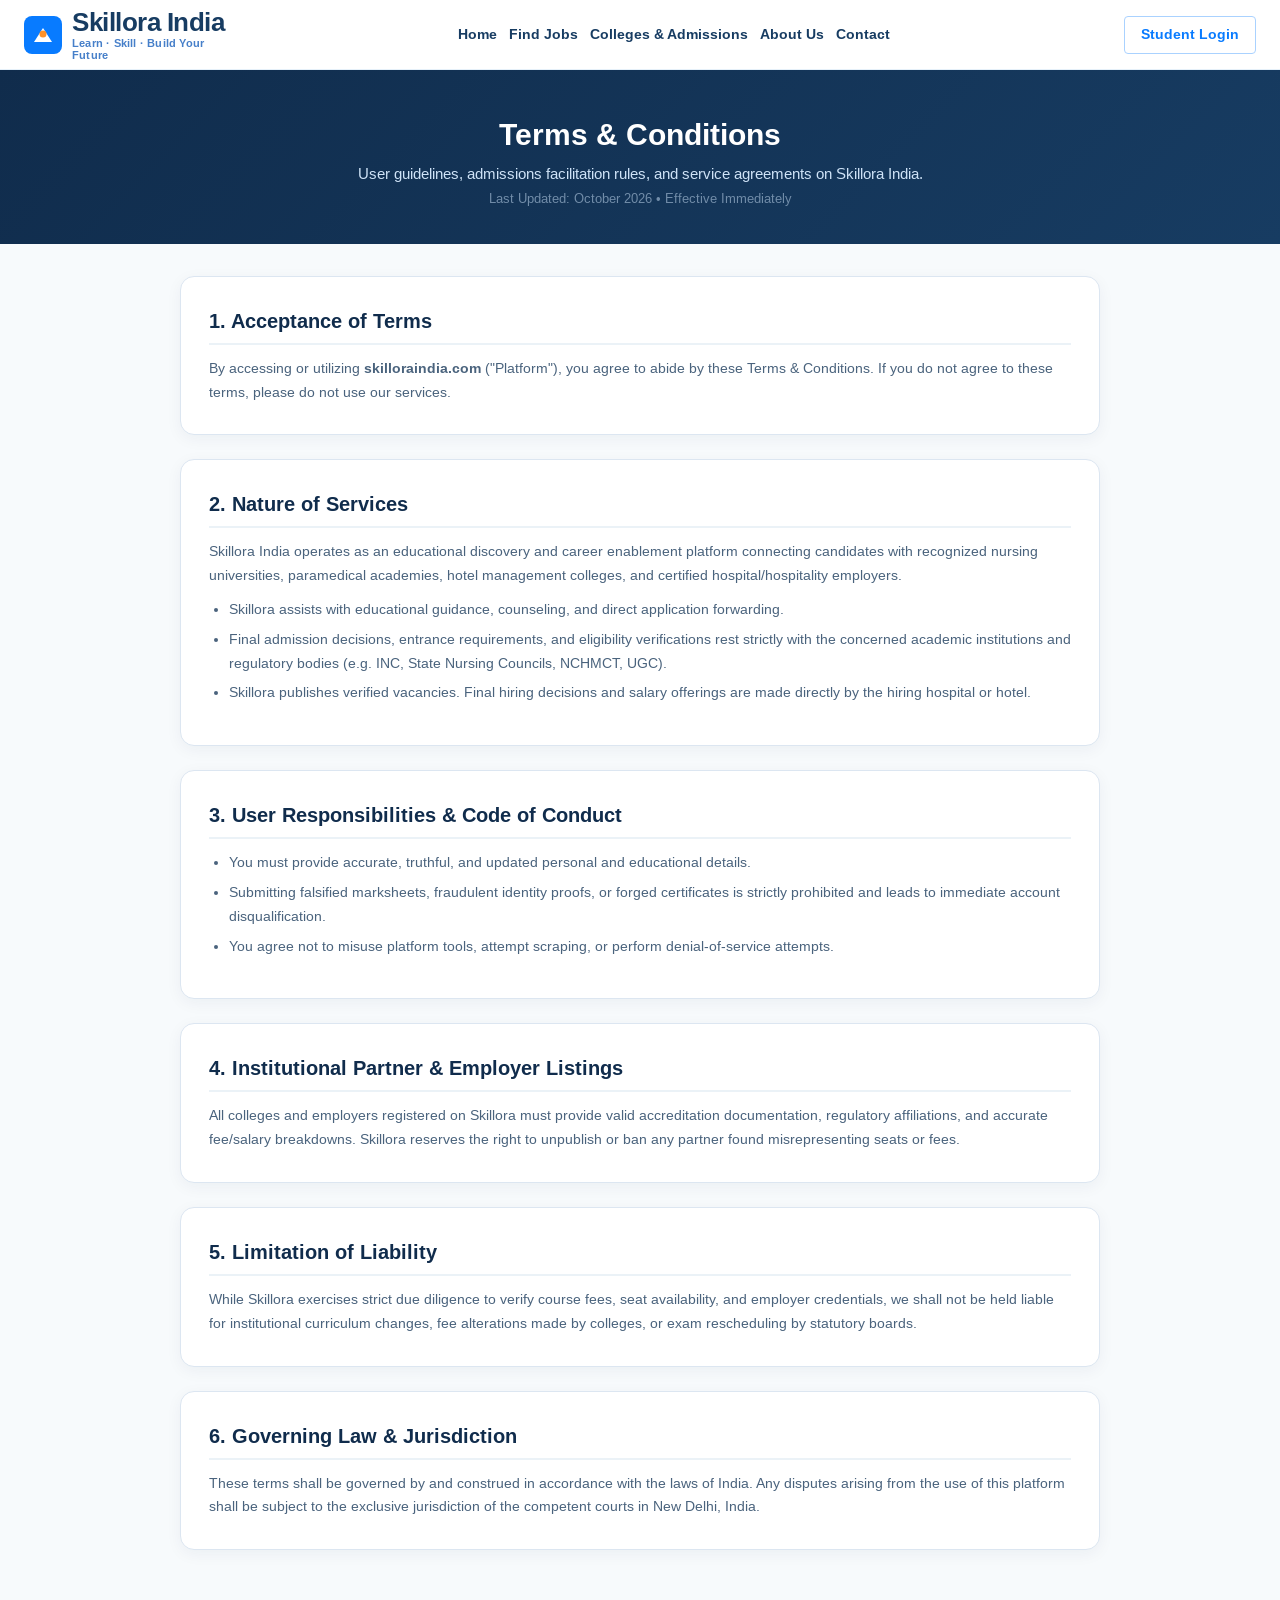
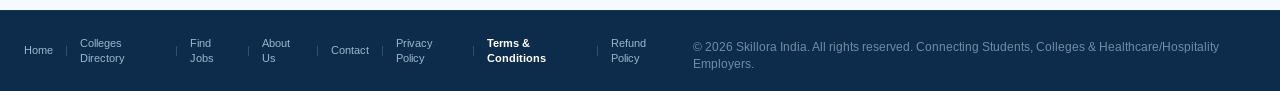
<file: terms.html>
<!DOCTYPE html>
<html lang="en">
<head>
  <meta charset="UTF-8">
  <meta name="viewport" content="width=device-width, initial-scale=1.0">
  <title>Terms & Conditions | Skillora India</title>
  <link rel="preconnect" href="https://fonts.googleapis.com">
  <link rel="preconnect" href="https://fonts.gstatic.com" crossorigin>
  <link href="https://fonts.googleapis.com/css2?family=Arimo:ital,wght@0,400..700;1,400..700&display=swap" rel="stylesheet">
  <link rel="stylesheet" href="styles.css">
  <script src="data/config.js"></script>
  <script src="data/auth_db.js"></script>
  <style>
    body {
      background-color: #F7FAFC;
      font-family: var(--font-family, 'Arimo', sans-serif);
      margin: 0;
      padding: 0;
      color: #123658;
      overflow-x: hidden;
    }
    .terms-hero-bar {
      background: linear-gradient(135deg, #102C4C 0%, #173C62 100%);
      color: #FFFFFF;
      padding: 44px 20px 36px 20px;
      text-align: center;
    }
    .terms-hero-bar h1 {
      font-size: 30px;
      font-weight: 800;
      margin: 0 0 8px 0;
    }
    .terms-hero-bar p {
      font-size: 14.5px;
      color: #CFE3F7;
      max-width: 680px;
      margin: 0 auto;
    }
    .terms-layout {
      max-width: 960px;
      margin: 32px auto 60px auto;
      padding: 0 20px;
      display: flex;
      flex-direction: column;
      gap: 24px;
    }
    .terms-card {
      background: #FFFFFF;
      border-radius: 14px;
      border: 1px solid #DCE6F1;
      box-shadow: 0 4px 16px rgba(16, 44, 76, 0.05);
      padding: 30px 28px;
    }
    .terms-card h2 {
      font-size: 20px;
      font-weight: 800;
      color: #102C4C;
      margin-top: 0;
      margin-bottom: 12px;
      border-bottom: 2px solid #EBF2F7;
      padding-bottom: 8px;
    }
    .terms-card p, .terms-card li {
      font-size: 14px;
      line-height: 1.7;
      color: #4A637D;
    }
    .terms-card ul {
      padding-left: 20px;
      margin: 10px 0;
    }
    .terms-card li {
      margin-bottom: 6px;
    }
    .last-updated {
      font-size: 12.5px;
      color: #728DA9;
      margin-top: 6px;
    }
    @media (max-width: 768px) {
      .terms-hero-bar { padding: 32px 16px 26px 16px; }
      .terms-hero-bar h1 { font-size: 24px; }
      .terms-layout { padding: 0 14px; margin: 20px auto 40px auto; }
      .terms-card { padding: 22px 18px; }
    }
  </style>
</head>
<body>

  <!-- Top Navigation Header -->
  <header class="navbar">
    <div class="nav-container">
      <a href="index.html" class="brand-logo" aria-label="Skillora India Home">
        <div class="logo-mark">
          <svg class="logo-symbol" viewBox="0 0 38 38" fill="none">
            <rect width="38" height="38" rx="8" fill="#087BFF"/>
            <path d="M10 26L19 12L28 26H10Z" fill="#FFFFFF"/>
            <circle cx="19" cy="18" r="3.5" fill="#FF922A"/>
          </svg>
        </div>
        <div class="logo-text-group">
          <span class="logo-title">Skillora <span class="highlight-orange">India</span></span>
          <span class="logo-tagline">Learn · Skill · Build Your Future</span>
        </div>
      </a>

      <nav class="nav-menu">
        <a href="index.html" class="nav-link">Home</a>
        <a href="jobs.html" class="nav-link">Find Jobs</a>
        <a href="colleges.html" class="nav-link">Colleges & Admissions</a>
        <a href="about.html" class="nav-link">About Us</a>
        <a href="contact.html" class="nav-link">Contact</a>
      </nav>

      <div class="nav-actions">
        <a href="auth.html?role=student" class="btn btn-outline-login">Student Login</a>
        <button class="mobile-toggle-btn" id="mobile-toggle" aria-label="Open mobile menu">
          <span></span><span></span><span></span>
        </button>
      </div>
    </div>
  </header>

  <!-- Mobile Slide-Out Drawer Navigation -->
  <div class="mobile-nav-drawer" id="mobile-drawer" aria-hidden="true">
    <div class="mobile-nav-backdrop" id="mobile-backdrop"></div>
    <div class="mobile-nav-pane">
      <div class="mobile-nav-header">
        <div class="brand-logo" style="width:auto;">
          <div class="logo-text-group">
            <span class="logo-title" style="font-size:20px;">Skillora <span class="highlight-orange">India</span></span>
          </div>
        </div>
        <button class="mobile-drawer-close" id="mobile-drawer-close" aria-label="Close menu">&times;</button>
      </div>
      <div class="mobile-nav-links">
        <a href="index.html" class="mob-link"><span>🏠</span> Home</a>
        <a href="colleges.html" class="mob-link"><span>🎓</span> Colleges & Admissions</a>
        <a href="jobs.html" class="mob-link"><span>💼</span> Find Jobs</a>
        <a href="about.html" class="mob-link"><span>ℹ️</span> About Us</a>
        <a href="contact.html" class="mob-link"><span>📍</span> Contact Us</a>
        <div class="mob-divider"></div>
        <a href="auth.html?role=student" class="mob-link mob-highlight"><span>🔐</span> Student Login / Sign Up</a>
        <a href="college-portal.html" class="mob-link"><span>🏫</span> College Partner Portal</a>
        <a href="employer-portal.html" class="mob-link"><span>🏨</span> Hospital & Hotel HR Portal</a>
      </div>
    </div>
  </div>

  <!-- Hero Header -->
  <div class="terms-hero-bar">
    <h1>Terms & Conditions</h1>
    <p>User guidelines, admissions facilitation rules, and service agreements on Skillora India.</p>
    <div class="last-updated">Last Updated: October 2026 • Effective Immediately</div>
  </div>

  <main class="terms-layout">
    <div class="terms-card">
      <h2>1. Acceptance of Terms</h2>
      <p>By accessing or utilizing <strong>skilloraindia.com</strong> ("Platform"), you agree to abide by these Terms & Conditions. If you do not agree to these terms, please do not use our services.</p>
    </div>

    <div class="terms-card">
      <h2>2. Nature of Services</h2>
      <p>Skillora India operates as an educational discovery and career enablement platform connecting candidates with recognized nursing universities, paramedical academies, hotel management colleges, and certified hospital/hospitality employers.</p>
      <ul>
        <li>Skillora assists with educational guidance, counseling, and direct application forwarding.</li>
        <li>Final admission decisions, entrance requirements, and eligibility verifications rest strictly with the concerned academic institutions and regulatory bodies (e.g. INC, State Nursing Councils, NCHMCT, UGC).</li>
        <li>Skillora publishes verified vacancies. Final hiring decisions and salary offerings are made directly by the hiring hospital or hotel.</li>
      </ul>
    </div>

    <div class="terms-card">
      <h2>3. User Responsibilities & Code of Conduct</h2>
      <ul>
        <li>You must provide accurate, truthful, and updated personal and educational details.</li>
        <li>Submitting falsified marksheets, fraudulent identity proofs, or forged certificates is strictly prohibited and leads to immediate account disqualification.</li>
        <li>You agree not to misuse platform tools, attempt scraping, or perform denial-of-service attempts.</li>
      </ul>
    </div>

    <div class="terms-card">
      <h2>4. Institutional Partner & Employer Listings</h2>
      <p>All colleges and employers registered on Skillora must provide valid accreditation documentation, regulatory affiliations, and accurate fee/salary breakdowns. Skillora reserves the right to unpublish or ban any partner found misrepresenting seats or fees.</p>
    </div>

    <div class="terms-card">
      <h2>5. Limitation of Liability</h2>
      <p>While Skillora exercises strict due diligence to verify course fees, seat availability, and employer credentials, we shall not be held liable for institutional curriculum changes, fee alterations made by colleges, or exam rescheduling by statutory boards.</p>
    </div>

    <div class="terms-card">
      <h2>6. Governing Law & Jurisdiction</h2>
      <p>These terms shall be governed by and construed in accordance with the laws of India. Any disputes arising from the use of this platform shall be subject to the exclusive jurisdiction of the competent courts in New Delhi, India.</p>
    </div>
  </main>

  <!-- Footer -->
  <footer class="site-footer">
    <div class="footer-container">
      <nav class="footer-nav">
        <a href="index.html">Home</a> <span class="footer-sep">|</span>
        <a href="colleges.html">Colleges Directory</a> <span class="footer-sep">|</span>
        <a href="jobs.html">Find Jobs</a> <span class="footer-sep">|</span>
        <a href="about.html">About Us</a> <span class="footer-sep">|</span>
        <a href="contact.html">Contact</a> <span class="footer-sep">|</span>
        <a href="privacy.html">Privacy Policy</a> <span class="footer-sep">|</span>
        <a href="terms.html" style="font-weight:700;color:#FFFFFF;">Terms & Conditions</a> <span class="footer-sep">|</span>
        <a href="refund.html">Refund Policy</a>
      </nav>
      <div style="font-size:12px;color:#728DA9;margin-top:10px;">
        © 2026 Skillora India. All rights reserved. Connecting Students, Colleges & Healthcare/Hospitality Employers.
      </div>
    </div>
  </footer>

  <script>
    const mobileToggle = document.getElementById('mobile-toggle');
    const mobileDrawer = document.getElementById('mobile-drawer');
    const mobileBackdrop = document.getElementById('mobile-backdrop');
    const mobileClose = document.getElementById('mobile-drawer-close');

    if (mobileToggle) mobileToggle.addEventListener('click', () => mobileDrawer.classList.add('open'));
    if (mobileBackdrop) mobileBackdrop.addEventListener('click', () => mobileDrawer.classList.remove('open'));
    if (mobileClose) mobileClose.addEventListener('click', () => mobileDrawer.classList.remove('open'));
  </script>
</body>
</html>
</file>
<file: styles.css>
/* ==========================================================================
   SkillOra - High-Fidelity Professional Website Styles
   Exact Figma CSS Variables, Measurements, Typography & Color Tokens
   ========================================================================== */

:root {
  /* Brand Primary Colors */
  --color-primary-blue: #087BFF;
  --color-accent-blue: #006EFF;
  --color-navy-dark: #173C62;
  --color-navy-deep: #0D2C4B;
  --color-sky-blue: #EDF8FF;
  --color-sky-subtle: #F3F9FE;
  --color-card-bg: #F8FCFF;
  
  /* Text Colors */
  --text-dark: #173C62;
  --text-muted: #728DA9;
  --text-blue: #467FC9;
  --text-footer: #9AB6D2;
  --text-social: #91B3D5;

  /* Accent Category Colors */
  --cat-teal: #00A389;
  --cat-orange: #FF922A;
  --cat-purple: #7756C4;
  --cat-magenta: #C354CF;
  --cat-green: #009E83;
  --cat-blue: #0497DD;
  --cat-darkgreen: #069B75;
  --badge-green: #0FA66D;
  --wa-bg: #EDFDF5;
  --wa-border: #B8EED4;

  /* Border & Stroke Colors */
  --border-light: #E5F0F9;
  --border-input: #CCDEF5;
  --border-hero-search: #D6EAFB;
  --border-login: #AAD2FF;
  --separator-footer: #365570;

  /* Typography */
  --font-family: 'Arimo', -apple-system, BlinkMacSystemFont, 'Segoe UI', Roboto, Helvetica, Arial, sans-serif;
  --font-script: 'Caveat', cursive, sans-serif;

  /* Transitions */
  --transition-fast: 0.18s cubic-bezier(0.4, 0, 0.2, 1);
  --transition-normal: 0.25s cubic-bezier(0.4, 0, 0.2, 1);
  --shadow-sm: 0 2px 6px rgba(23, 60, 98, 0.05);
  --shadow-md: 0 4px 16px rgba(23, 60, 98, 0.08);
  --shadow-lg: 0 10px 30px rgba(13, 44, 75, 0.12);
}

/* Reset & Box Sizing */
*, *::before, *::after {
  box-sizing: border-box;
  margin: 0;
  padding: 0;
}

html {
  font-size: 16px;
  scroll-behavior: smooth;
  -webkit-font-smoothing: antialiased;
  -moz-osx-font-smoothing: grayscale;
}

body {
  font-family: var(--font-family);
  background-color: #F0F4F8;
  color: var(--text-dark);
  line-height: 1.4;
  overflow-x: hidden;
}

/* ==========================================================================
   CANVAS CONTAINER (Exact 1600px - 1632px Artboard Centered)
   ========================================================================== */
.site-canvas {
  width: 100%;
  max-width: 1600px;
  margin: 0 auto;
  background-color: #FFFFFF;
  box-shadow: 0 0 40px rgba(0, 0, 0, 0.06);
  position: relative;
}

/* ==========================================================================
   1. NAVIGATION HEADER
   ========================================================================== */
.navbar {
  width: 100%;
  height: 70px;
  background-color: #FFFFFF;
  border-bottom: 1px solid var(--border-light);
  position: sticky;
  top: 0;
  z-index: 1000;
}

.nav-container {
  max-width: 1600px;
  height: 100%;
  margin: 0 auto;
  padding: 0 24px;
  display: flex;
  align-items: center;
  justify-content: space-between;
  gap: 20px;
}

/* Brand Logo */
.brand-logo {
  display: flex;
  align-items: center;
  gap: 10px;
  text-decoration: none;
  flex-shrink: 0;
  width: 230px;
}

.logo-mark {
  width: 38px;
  height: 38px;
  display: flex;
  align-items: center;
  justify-content: center;
  flex-shrink: 0;
}

.logo-symbol {
  width: 100%;
  height: 100%;
}

.logo-text-group {
  display: flex;
  flex-direction: column;
}

.logo-title {
  font-size: 26px;
  font-weight: 700;
  color: var(--color-navy-dark);
  line-height: 1.1;
  letter-spacing: -0.5px;
}

.highlight-orange {
  color: var(--color-orange);
}

.logo-tagline {
  font-size: 11px;
  font-weight: 600;
  color: var(--text-blue);
  line-height: 1.1;
  letter-spacing: 0.2px;
}

/* Nav Menu */
.nav-menu {
  display: flex;
  align-items: center;
  gap: 18px;
}

.nav-item {
  position: relative;
}

.nav-link {
  background: none;
  border: none;
  font-family: var(--font-family);
  font-size: 14.5px;
  font-weight: 700;
  color: var(--text-dark);
  cursor: pointer;
  padding: 8px 0;
  display: flex;
  align-items: center;
  gap: 6px;
  text-decoration: none;
  white-space: nowrap;
  transition: color var(--transition-fast);
}

.nav-link:hover {
  color: var(--color-primary-blue);
}

.chevron-icon {
  width: 10px;
  height: 10px;
  transition: transform var(--transition-fast);
}

.has-dropdown:hover .chevron-icon {
  transform: rotate(180deg);
}

/* Dropdown Menu */
.dropdown-menu {
  position: absolute;
  top: 100%;
  left: 0;
  min-width: 250px;
  background: #FFFFFF;
  border: 1px solid var(--border-light);
  border-radius: 8px;
  box-shadow: var(--shadow-md);
  padding: 10px 0;
  opacity: 0;
  visibility: hidden;
  transform: translateY(10px);
  transition: all var(--transition-normal);
  z-index: 1050;
}

.has-dropdown:hover .dropdown-menu {
  opacity: 1;
  visibility: visible;
  transform: translateY(0);
}

.dropdown-item {
  display: flex;
  align-items: center;
  gap: 10px;
  padding: 10px 18px;
  font-size: 14px;
  font-weight: 600;
  color: var(--text-dark);
  text-decoration: none;
  transition: background-color var(--transition-fast), color var(--transition-fast);
}

.dropdown-item:hover {
  background-color: var(--color-sky-blue);
  color: var(--color-primary-blue);
}

.dropdown-item.highlight-link {
  color: var(--color-primary-blue);
  border-top: 1px solid var(--border-light);
  margin-top: 4px;
  padding-top: 12px;
}

.cat-dot {
  width: 8px;
  height: 8px;
  border-radius: 50%;
  flex-shrink: 0;
}

.dot-teal { background: var(--cat-teal); }
.dot-orange { background: var(--cat-orange); }
.dot-purple { background: var(--cat-purple); }
.dot-magenta { background: var(--cat-magenta); }
.dot-green { background: var(--cat-green); }
.dot-blue { background: var(--cat-blue); }
.dot-darkgreen { background: var(--cat-darkgreen); }

/* Right Action Buttons */
.nav-actions {
  display: flex;
  align-items: center;
  gap: 14px;
  flex-shrink: 0;
}

.icon-btn {
  background: none;
  border: none;
  cursor: pointer;
  display: flex;
  align-items: center;
  justify-content: center;
  padding: 6px;
  border-radius: 6px;
  transition: background-color var(--transition-fast);
}

.icon-btn:hover {
  background-color: var(--color-sky-blue);
}

.btn {
  font-family: var(--font-family);
  cursor: pointer;
  transition: all var(--transition-fast);
  border: none;
  outline: none;
  text-decoration: none;
  display: inline-flex;
  align-items: center;
  justify-content: center;
  white-space: nowrap;
}

.btn-outline-login {
  min-width: 80px;
  width: auto;
  padding: 0 16px;
  height: 38px;
  border: 1px solid var(--border-login);
  border-radius: 4px;
  background-color: transparent;
  color: var(--color-primary-blue);
  font-size: 14px;
  font-weight: 700;
  text-decoration: none;
}

.btn-outline-login:hover {
  background-color: var(--color-sky-blue);
  border-color: var(--color-primary-blue);
}

.btn-primary-join {
  height: 38px;
  padding: 0 16px;
  background-color: var(--color-accent-blue);
  border-radius: 5px;
  color: #FFFFFF;
  font-size: 12px;
  font-weight: 700;
  box-shadow: 0 2px 6px rgba(0, 110, 255, 0.25);
}

.btn-primary-join:hover {
  background-color: #0056cc;
  transform: translateY(-1px);
}

.mobile-toggle-btn {
  display: none;
  flex-direction: column;
  gap: 5px;
  background: none;
  border: none;
  cursor: pointer;
  padding: 6px;
}

.mobile-toggle-btn span {
  width: 22px;
  height: 2px;
  background-color: var(--text-dark);
  transition: var(--transition-fast);
}

/* ==========================================================================
   2. HERO SECTION
   ========================================================================== */
.hero-section {
  width: 100%;
  min-height: 325px;
  background-color: var(--color-sky-blue);
  position: relative;
  overflow: visible;
  z-index: 100;
}

.hero-container {
  max-width: 1600px;
  min-height: 325px;
  margin: 0 auto;
  padding: 0 24px;
  display: flex;
  align-items: center;
  justify-content: space-between;
  position: relative;
  overflow: visible;
  z-index: 105;
}

/* Left Hero Copy */
.hero-copy {
  width: 58%;
  max-width: 710px;
  padding: 24px 0 20px;
  display: flex;
  flex-direction: column;
  gap: 6px;
  position: relative;
  z-index: 110;
}

.hero-eyebrow {
  font-size: 17px;
  font-weight: 700;
  color: var(--text-blue);
  letter-spacing: 0.1px;
}

.hero-title {
  display: flex;
  flex-direction: column;
  font-size: 44px;
  font-weight: 700;
  line-height: 1.05;
  color: var(--text-dark);
  margin-top: 2px;
  margin-bottom: 4px;
}

.hero-title-line1 {
  color: var(--text-dark);
}

.hero-title-line2 {
  color: var(--text-dark);
}

.highlight-possibility {
  color: #059669;
}

.hero-subtitle {
  font-size: 16px;
  font-weight: 400;
  color: var(--text-dark);
  line-height: 1.35;
  max-width: 650px;
  margin-bottom: 6px;
}

/* Hero Search Bar */
.hero-search-wrapper {
  position: relative;
  width: 100%;
  max-width: 580px;
  margin-top: 4px;
  margin-bottom: 12px;
  z-index: 120;
}

.hero-search-bar {
  display: flex;
  align-items: center;
  width: 100%;
  height: 48px;
  background: #FFFFFF;
  border: 1.5px solid #CCDCEB;
  border-radius: 8px;
  overflow: hidden;
  box-shadow: 0 4px 14px rgba(8, 123, 255, 0.08);
  transition: border-color var(--transition-fast), box-shadow var(--transition-fast);
}

.hero-search-bar:focus-within {
  border-color: var(--color-primary-blue);
  box-shadow: 0 4px 20px rgba(8, 123, 255, 0.16), 0 0 0 3px rgba(8, 123, 255, 0.12);
}

.search-input-icon {
  display: flex;
  align-items: center;
  padding-left: 14px;
}

.hero-search-input {
  flex: 1;
  height: 100%;
  border: none;
  outline: none;
  padding: 0 12px;
  font-family: var(--font-family);
  font-size: 14.5px;
  color: var(--text-dark);
}

.hero-search-input::placeholder {
  color: #728DA9;
}

.clear-search-btn {
  background: none;
  border: none;
  color: var(--text-muted);
  cursor: pointer;
  padding: 0 8px;
  font-size: 14px;
}

.hero-search-submit {
  width: 58px;
  height: 48px;
  background-color: var(--color-primary-blue);
  border: none;
  cursor: pointer;
  display: flex;
  align-items: center;
  justify-content: center;
  transition: background-color var(--transition-fast);
}

.hero-search-submit:hover {
  background-color: #0066df;
}

/* Live Search Suggestions Dropdown - Enlarged and Prominent */
.search-autocomplete-dropdown {
  position: absolute;
  top: calc(100% + 6px);
  left: 0;
  width: min(680px, 94vw);
  max-width: calc(100vw - 32px);
  background: #FFFFFF;
  border: 1px solid #C7D8E8;
  border-radius: 12px;
  box-shadow: 0 16px 40px rgba(10, 37, 64, 0.22);
  margin-top: 0;
  max-height: 440px;
  overflow-y: auto;
  display: none;
  z-index: 999;
  animation: acFadeDown 0.15s ease-out;
}

@keyframes acFadeDown {
  from { opacity: 0; transform: translateY(-4px); }
  to { opacity: 1; transform: translateY(0); }
}

.ac-top-summary {
  display: flex;
  align-items: center;
  justify-content: space-between;
  padding: 11px 18px;
  background: linear-gradient(135deg, #F0F7FF 0%, #E8F2FD 100%);
  border-bottom: 1px solid #D2E4F7;
  font-size: 13.5px;
  color: #0A2540;
}

.ac-top-summary-text {
  display: flex;
  align-items: center;
  gap: 8px;
}

.ac-summary-icon {
  display: flex;
  align-items: center;
  justify-content: center;
}

.ac-top-count-badge {
  font-size: 11.5px;
  font-weight: 800;
  color: #087BFF;
  background: #FFFFFF;
  border: 1px solid #BFDCFE;
  padding: 3px 10px;
  border-radius: 12px;
  letter-spacing: 0.2px;
}

.ac-group-header {
  padding: 10px 18px 6px 18px;
  font-size: 11.5px;
  font-weight: 800;
  letter-spacing: 0.6px;
  color: #55738F;
  background: #F8FAFD;
  border-bottom: 1px solid #EDF3F9;
  text-transform: uppercase;
  display: flex;
  align-items: center;
  gap: 8px;
}

.autocomplete-item {
  display: flex;
  align-items: center;
  justify-content: space-between;
  padding: 12px 18px;
  cursor: pointer;
  border-bottom: 1px solid #F0F4F8;
  transition: background-color var(--transition-fast), padding-left var(--transition-fast);
  text-decoration: none;
  gap: 14px;
}

.autocomplete-item:hover {
  background-color: #EDF6FF;
  padding-left: 22px;
}

.ac-main-col {
  display: flex;
  flex-direction: column;
  gap: 3px;
  min-width: 0;
  flex: 1;
}

.ac-title {
  font-size: 14.5px;
  font-weight: 700;
  color: #0A2540;
  white-space: nowrap;
  overflow: hidden;
  text-overflow: ellipsis;
  line-height: 1.3;
}

.ac-sub {
  font-size: 12.5px;
  color: #55738F;
  white-space: nowrap;
  overflow: hidden;
  text-overflow: ellipsis;
  line-height: 1.35;
}

.ac-tag {
  font-size: 11.5px;
  font-weight: 700;
  padding: 4px 10px;
  border-radius: 6px;
  white-space: nowrap;
  flex-shrink: 0;
}

.ac-tag-college {
  color: #087BFF;
  background: #EDF6FF;
  border: 1px solid #C7E2FE;
}

.ac-tag-course {
  color: #6C5CE7;
  background: #F4F0FF;
  border: 1px solid #DDD6FE;
}

.ac-tag-job {
  color: #0FA66D;
  background: #EDFDF5;
  border: 1px solid #B8EED4;
}

.ac-footer-action {
  padding: 13px 18px;
  font-size: 13px;
  font-weight: 700;
  color: #087BFF;
  background: #F9FBFE;
  text-align: center;
  cursor: pointer;
  border-top: 1px solid #E2ECF6;
  display: flex;
  align-items: center;
  justify-content: center;
  gap: 8px;
  transition: background var(--transition-fast);
}

.ac-footer-action:hover {
  background: #E8F2FE;
  color: #0056cc;
}

/* Hero Metrics / Highlights - Professional Micro-Cards */
.hero-highlights {
  display: flex;
  align-items: center;
  gap: 12px;
  margin-top: 14px;
  flex-wrap: wrap;
}

.highlight-item {
  display: flex;
  align-items: center;
  gap: 10px;
  background: #FFFFFF;
  border: 1px solid #DEE8F2;
  padding: 8px 14px;
  border-radius: 8px;
  box-shadow: 0 2px 6px rgba(10, 37, 64, 0.04);
  transition: all var(--transition-fast);
}

.highlight-item:hover {
  border-color: #087BFF;
  transform: translateY(-1px);
  box-shadow: 0 4px 10px rgba(8, 123, 255, 0.1);
}

.highlight-icon {
  display: flex;
  align-items: center;
  justify-content: center;
  width: 32px;
  height: 32px;
  border-radius: 6px;
  background: #EDF6FF;
  color: #087BFF;
  flex-shrink: 0;
}

.highlight-text {
  display: flex;
  flex-direction: column;
}

.highlight-num {
  font-size: 15px;
  font-weight: 800;
  color: #0A2540;
  line-height: 1.15;
}

.highlight-label {
  font-size: 11px;
  font-weight: 600;
  color: #55738F;
  line-height: 1.2;
}

/* Right Hero Visual & Floating Badges */
.hero-artwork-container {
  width: 42%;
  min-height: 325px;
  display: flex;
  align-items: center;
  justify-content: flex-end;
  position: relative;
}

.hero-artwork-inner {
  position: relative;
  width: 100%;
  max-width: 630px;
  height: 100%;
  display: flex;
  align-items: center;
  justify-content: flex-end;
}

.hero-artwork-img {
  width: 100%;
  max-height: 325px;
  object-fit: contain;
  display: block;
}

.hero-floating-badges {
  position: absolute;
  right: 12px;
  top: 50%;
  transform: translateY(-50%);
  display: flex;
  flex-direction: column;
  gap: 12px;
  z-index: 5;
}

.floating-badge {
  background: #FFFFFF;
  border: 1px solid rgba(229, 240, 249, 0.9);
  border-radius: 24px;
  padding: 8px 14px;
  display: flex;
  align-items: center;
  gap: 8px;
  box-shadow: 0 4px 14px rgba(13, 44, 75, 0.08);
  cursor: pointer;
  transition: all var(--transition-fast);
  user-select: none;
}

.floating-badge:hover {
  transform: translateX(-4px);
  box-shadow: 0 6px 18px rgba(8, 123, 255, 0.16);
  border-color: var(--border-login);
}

.f-badge-icon {
  display: flex;
  align-items: center;
  justify-content: center;
}

.f-badge-text {
  font-size: 12px;
  font-weight: 700;
  color: var(--text-dark);
  white-space: nowrap;
}

/* ==========================================================================
   3. HORIZONTAL CATEGORY CARDS SECTION (7 CARDS)
   ========================================================================== */
.category-cards-section {
  width: 100%;
  padding: 16px 24px 20px;
  background-color: #FFFFFF;
  position: relative;
  z-index: 10;
}

.category-cards-scroll {
  display: flex;
  align-items: stretch;
  gap: 16px;
  overflow-x: auto;
  scrollbar-width: thin;
  padding-bottom: 4px;
}

.cat-card {
  flex: 1 1 calc((100% - (16px * 3)) / 4);
  min-width: 220px;
  height: 105px;
  background-color: var(--color-card-bg);
  border: 1px solid var(--border-light);
  border-radius: 10px;
  padding: 12px 14px;
  display: flex;
  align-items: center;
  gap: 12px;
  position: relative;
  cursor: pointer;
  transition: all var(--transition-fast);
  user-select: none;
}

.cat-card:hover {
  transform: translateY(-2px);
  border-color: var(--border-login);
  box-shadow: var(--shadow-sm);
  background-color: #FFFFFF;
}

.cat-icon-circle {
  width: 54px;
  height: 54px;
  border-radius: 50%;
  display: flex;
  align-items: center;
  justify-content: center;
  flex-shrink: 0;
}

.cat-bg-teal { background-color: var(--cat-teal); }
.cat-bg-orange { background-color: var(--cat-orange); }
.cat-bg-purple { background-color: var(--cat-purple); }
.cat-bg-magenta { background-color: var(--cat-magenta); }
.cat-bg-green { background-color: var(--cat-green); }
.cat-bg-blue { background-color: var(--cat-blue); }
.cat-bg-darkgreen { background-color: var(--cat-darkgreen); }

.cat-details {
  flex: 1;
  display: flex;
  flex-direction: column;
  gap: 4px;
  min-width: 0;
}

.cat-title {
  font-size: 13px;
  font-weight: 700;
  color: var(--text-dark);
  line-height: 1.2;
}

.cat-sub {
  font-size: 10.5px;
  font-weight: 400;
  color: var(--text-muted);
  line-height: 1.25;
}

.cat-arrow {
  position: absolute;
  right: 12px;
  bottom: 8px;
  font-size: 18px;
  color: var(--color-primary-blue);
  transition: transform var(--transition-fast);
}

.cat-card:hover .cat-arrow {
  transform: translateX(3px);
}

/* ==========================================================================
   4. MAIN 3-COLUMN CONTENT LAYOUT
   ========================================================================== */
.main-content-layout {
  display: grid;
  grid-template-columns: 235px 1fr 340px;
  gap: 20px;
  padding: 0 24px 24px;
}

/* ==========================================================================
   COLUMN 1: FILTER SIDEBAR
   ========================================================================== */
.filter-sidebar {
  width: 100%;
}

.filter-card {
  background-color: #FFFFFF;
  border: 1.5px solid #E2ECF5;
  border-radius: 14px;
  padding: 22px 18px;
  box-shadow: 0 4px 16px rgba(10, 37, 64, 0.04);
}

.filter-header-title {
  font-size: 15px;
  font-weight: 800;
  color: #0A2540;
  margin-bottom: 16px;
  padding-bottom: 12px;
  border-bottom: 1.5px solid #F0F5FA;
  letter-spacing: -0.2px;
}

.filter-field {
  margin-bottom: 12px;
}

.filter-label {
  display: block;
  font-size: 11px;
  font-weight: 700;
  color: var(--color-primary-blue);
  margin-bottom: 4px;
}

.select-wrapper {
  position: relative;
  width: 100%;
}

.filter-select {
  width: 100%;
  height: 38px;
  background-color: #F8FAFD;
  border: 1.5px solid #D6E4F0;
  border-radius: 8px;
  padding: 0 30px 0 12px;
  font-family: var(--font-family);
  font-size: 12.5px;
  font-weight: 600;
  color: #0A2540;
  appearance: none;
  cursor: pointer;
  outline: none;
  transition: all 0.2s ease;
}

.filter-select:hover {
  background-color: #FFFFFF;
  border-color: #B8D1E8;
}

.filter-select:focus {
  border-color: var(--color-primary-blue);
}

.select-arrow {
  position: absolute;
  right: 8px;
  top: 50%;
  transform: translateY(-50%);
  font-size: 11px;
  color: var(--color-primary-blue);
  pointer-events: none;
}

/* Fee Slider */
.fee-range-field {
  margin-top: 14px;
}

.fee-label-row {
  display: flex;
  justify-content: space-between;
  align-items: center;
  margin-bottom: 6px;
}

.fee-current-val {
  font-size: 10px;
  font-weight: 700;
  color: var(--color-primary-blue);
}

.fee-slider {
  width: 100%;
  height: 4px;
  background: #D8E7F6;
  border-radius: 2px;
  outline: none;
  appearance: none;
  cursor: pointer;
}

.fee-slider::-webkit-slider-thumb {
  appearance: none;
  width: 14px;
  height: 14px;
  border-radius: 50%;
  background: var(--color-accent-blue);
  cursor: pointer;
  box-shadow: 0 1px 3px rgba(0, 0, 0, 0.2);
}

.fee-minmax-row {
  display: flex;
  justify-content: space-between;
  font-size: 9.5px;
  color: var(--text-muted);
  margin-top: 4px;
}

/* Delivery Mode Checkboxes */
.checkbox-row {
  display: flex;
  align-items: center;
  gap: 12px;
  margin-top: 4px;
}

.custom-checkbox {
  display: flex;
  align-items: center;
  gap: 5px;
  font-size: 11px;
  color: var(--text-dark);
  cursor: pointer;
  user-select: none;
}

.custom-checkbox input {
  display: none;
}

.checkmark {
  width: 14px;
  height: 14px;
  border: 1px solid var(--border-input);
  background: #FFFFFF;
  border-radius: 3px;
  display: inline-block;
  position: relative;
  transition: var(--transition-fast);
}

.custom-checkbox input:checked + .checkmark {
  background-color: var(--color-accent-blue);
  border-color: var(--color-accent-blue);
}

.custom-checkbox input:checked + .checkmark::after {
  content: '';
  position: absolute;
  left: 4px;
  top: 1px;
  width: 4px;
  height: 7px;
  border: solid white;
  border-width: 0 2px 2px 0;
  transform: rotate(45deg);
}

/* Filter Actions */
.filter-actions-row {
  display: flex;
  align-items: center;
  justify-content: space-between;
  margin-top: 16px;
  padding-top: 10px;
}

.btn-apply-filters {
  background-color: var(--color-accent-blue);
  color: #FFFFFF;
  font-size: 12px;
  font-weight: 700;
  padding: 6px 14px;
  border-radius: 4px;
}

.btn-apply-filters:hover {
  background-color: #0056cc;
}

.btn-clear-filters {
  background: none;
  border: none;
  color: var(--color-primary-blue);
  font-size: 11px;
  font-weight: 700;
  cursor: pointer;
}

.btn-clear-filters:hover {
  text-decoration: underline;
}

/* ==========================================================================
   COLUMN 2: COURSES & PARTNERSHIPS
   ========================================================================== */
.courses-and-partnerships {
  display: flex;
  flex-direction: column;
  gap: 16px;
  min-width: 0;
}

.explore-courses-card {
  background: #FFFFFF;
  border: 1.5px solid #E2ECF5;
  border-radius: 14px;
  padding: 22px 24px;
  box-shadow: 0 4px 18px rgba(10, 37, 64, 0.04);
}

.section-title-row {
  display: flex;
  justify-content: space-between;
  align-items: center;
  margin-bottom: 14px;
}

.section-heading {
  font-size: 19px;
  font-weight: 800;
  color: #0A2540;
  letter-spacing: -0.3px;
}

.view-all-link {
  font-size: 13px;
  font-weight: 700;
  color: #087BFF;
  text-decoration: none;
  transition: all var(--transition-fast);
}

.view-all-link:hover {
  color: #0056b3;
  transform: translateX(3px);
  text-decoration: underline;
}

/* Category Pills */
.course-pills-row {
  display: flex;
  align-items: center;
  gap: 8px;
  overflow-x: auto;
  scrollbar-width: none;
  padding-bottom: 4px;
  margin-bottom: 18px;
}

.course-pills-row::-webkit-scrollbar {
  display: none;
}

.pill-btn {
  background: #F1F6FB;
  border: 1px solid #D5E4F2;
  font-family: var(--font-family);
  font-size: 12.5px;
  font-weight: 700;
  color: #173C62;
  padding: 6px 14px;
  border-radius: 20px;
  cursor: pointer;
  white-space: nowrap;
  transition: all 0.15s ease;
}

.pill-btn:hover {
  background-color: #E1EFFC;
  border-color: #087BFF;
  color: #087BFF;
}

.pill-btn.active {
  background-color: #087BFF;
  border-color: #087BFF;
  color: #FFFFFF;
  box-shadow: 0 3px 10px rgba(8, 123, 255, 0.25);
}

/* Course Carousel & Cards */
.courses-carousel-wrapper {
  position: relative;
  display: flex;
  align-items: center;
}

.carousel-nav-btn {
  background: #FFFFFF;
  border: 1.5px solid #D6E4F0;
  color: #0A2540;
  width: 34px;
  height: 34px;
  border-radius: 50%;
  display: flex;
  align-items: center;
  justify-content: center;
  font-size: 18px;
  font-weight: 800;
  cursor: pointer;
  position: absolute;
  z-index: 10;
  box-shadow: 0 4px 14px rgba(10, 37, 64, 0.12);
  transition: all 0.2s ease;
}

.carousel-nav-btn:hover {
  background: #087BFF;
  border-color: #087BFF;
  color: #FFFFFF;
  transform: scale(1.1);
  box-shadow: 0 6px 18px rgba(8, 123, 255, 0.3);
}

.prev-btn { left: -14px; }
.next-btn { right: -14px; }

.courses-grid {
  display: grid;
  grid-template-columns: repeat(3, 1fr);
  gap: 20px;
  width: 100%;
  overflow-x: hidden;
  align-items: stretch;
  transition: transform var(--transition-normal);
}

.course-card {
  background: #FFFFFF;
  border: 1.5px solid #E2ECF5;
  border-radius: 12px;
  overflow: hidden;
  display: flex;
  flex-direction: column;
  height: 100%;
  box-shadow: 0 2px 10px rgba(10, 37, 64, 0.04);
  transition: transform 0.25s cubic-bezier(0.16, 1, 0.3, 1), 
              box-shadow 0.25s cubic-bezier(0.16, 1, 0.3, 1), 
              border-color 0.2s ease;
}

.course-card:hover {
  transform: translateY(-5px);
  border-color: #087BFF;
  box-shadow: 0 12px 28px rgba(8, 123, 255, 0.12), 0 4px 10px rgba(10, 37, 64, 0.04);
}

.course-img-wrap {
  width: 100%;
  height: 140px;
  min-height: 140px;
  max-height: 140px;
  position: relative;
  overflow: hidden;
  background-color: #0D2C4B;
}

.course-thumb {
  width: 100%;
  height: 100%;
  object-fit: cover;
  display: block;
  transition: transform 0.35s ease;
}

.course-card:hover .course-thumb {
  transform: scale(1.05);
}

.verified-inst-badge {
  position: absolute;
  top: 9px;
  left: 9px;
  background: rgba(10, 37, 64, 0.85);
  backdrop-filter: blur(6px);
  -webkit-backdrop-filter: blur(6px);
  color: #FFFFFF;
  font-size: 9.5px;
  font-weight: 700;
  padding: 3.5px 8px;
  border-radius: 6px;
  display: flex;
  align-items: center;
  gap: 4px;
  letter-spacing: 0.2px;
  max-width: 80%;
  white-space: nowrap;
  overflow: hidden;
  text-overflow: ellipsis;
  box-shadow: 0 2px 8px rgba(0,0,0,0.2);
  border: 1px solid rgba(255,255,255,0.15);
}

.campus-photo-tag {
  position: absolute;
  bottom: 8px;
  right: 8px;
  background: rgba(15, 166, 109, 0.92);
  backdrop-filter: blur(4px);
  color: #FFFFFF;
  font-size: 9.5px;
  font-weight: 700;
  padding: 3px 8px;
  border-radius: 5px;
  display: flex;
  align-items: center;
  gap: 4px;
  box-shadow: 0 2px 6px rgba(0,0,0,0.18);
}

.course-body {
  padding: 15px 14px 14px;
  display: flex;
  flex-direction: column;
  flex: 1;
}

.course-title {
  font-size: 14.5px;
  font-weight: 800;
  color: #0A2540;
  line-height: 1.35;
  margin-bottom: 10px;
  min-height: 40px;
  display: -webkit-box;
  -webkit-line-clamp: 2;
  -webkit-box-orient: vertical;
  overflow: hidden;
  text-overflow: ellipsis;
  letter-spacing: -0.2px;
}

/* Modern Meta Tags Row */
.course-meta-tags-row {
  display: flex;
  align-items: center;
  justify-content: space-between;
  gap: 8px;
  margin-bottom: 8px;
}

.course-duration-tag {
  background: #F1F6FB;
  border: 1px solid #DCE6F1;
  color: #3B546E;
  font-size: 11.5px;
  font-weight: 700;
  padding: 3px 8px;
  border-radius: 6px;
  display: inline-flex;
  align-items: center;
  gap: 4px;
  white-space: nowrap;
}

.course-fee-tag {
  background: #EDFDF5;
  border: 1px solid #B8F2D5;
  color: #0FA66D;
  font-size: 12.5px;
  font-weight: 800;
  padding: 3px 8px;
  border-radius: 6px;
  white-space: nowrap;
}

.course-location-row {
  display: flex;
  align-items: center;
  gap: 5px;
  font-size: 11.5px;
  font-weight: 600;
  color: #64748B;
  margin-bottom: 10px;
  white-space: nowrap;
  overflow: hidden;
  text-overflow: ellipsis;
}

.course-location-row .loc-pin {
  color: #087BFF;
  font-size: 12px;
  flex-shrink: 0;
}

.course-location-row .loc-text {
  overflow: hidden;
  text-overflow: ellipsis;
}

.course-provider {
  font-size: 12px;
  font-weight: 700;
  color: #087BFF;
  margin-top: auto;
  margin-bottom: 12px;
  white-space: nowrap;
  overflow: hidden;
  text-overflow: ellipsis;
  padding-top: 8px;
  border-top: 1px solid #F0F5FA;
  display: flex;
  align-items: center;
  gap: 5px;
}

.course-provider .inst-icon {
  font-size: 13px;
  flex-shrink: 0;
}

.course-provider .inst-name {
  overflow: hidden;
  text-overflow: ellipsis;
}

.btn-view-course {
  width: 100%;
  height: 38px;
  background: linear-gradient(135deg, #087BFF 0%, #0060DF 100%);
  border: none;
  border-radius: 8px;
  color: #FFFFFF;
  font-size: 12.5px;
  font-weight: 700;
  display: flex;
  align-items: center;
  justify-content: center;
  gap: 6px;
  transition: all 0.2s ease;
  cursor: pointer;
  box-shadow: 0 2px 8px rgba(8, 123, 255, 0.2);
}

.btn-view-course:hover {
  background: linear-gradient(135deg, #006CEB 0%, #0050C8 100%);
  transform: translateY(-1px);
  box-shadow: 0 5px 14px rgba(8, 123, 255, 0.32);
}

/* Grow with SkillOra Partnership Container */
.grow-with-skillora-card {
  background: var(--color-card-bg);
  border: 1px solid var(--border-light);
  border-radius: 10px;
  padding: 14px 16px;
}

.grow-header-row {
  display: flex;
  justify-content: space-between;
  align-items: center;
  margin-bottom: 12px;
}

.grow-intro {
  display: flex;
  flex-direction: column;
}

.grow-title {
  font-size: 16px;
  font-weight: 700;
  color: #377ACD;
  line-height: 1.2;
}

.grow-sub {
  font-size: 11px;
  color: var(--text-muted);
}

.btn-become-partner-hero {
  background-color: var(--color-primary-blue);
  color: #FFFFFF;
  font-size: 11px;
  font-weight: 700;
  padding: 6px 12px;
  border-radius: 4px;
}

.btn-become-partner-hero:hover {
  background-color: #0066df;
}

.partner-cards-grid {
  display: grid;
  grid-template-columns: repeat(3, 1fr);
  gap: 10px;
}

.partner-card {
  background: #FFFFFF;
  border: 1px solid var(--border-light);
  border-radius: 8px;
  padding: 10px;
  display: flex;
  flex-direction: column;
  align-items: flex-start;
  transition: all var(--transition-fast);
}

.partner-card:hover {
  border-color: var(--border-login);
  transform: translateY(-2px);
}

.partner-icon-circle {
  width: 34px;
  height: 34px;
  background-color: #E1F0FF;
  border-radius: 50%;
  display: flex;
  align-items: center;
  justify-content: center;
  margin-bottom: 6px;
}

.partner-card-body {
  margin-bottom: 8px;
  flex: 1;
}

.partner-card-title {
  font-size: 11px;
  font-weight: 700;
  color: var(--text-dark);
  margin-bottom: 2px;
}

.partner-card-desc {
  font-size: 10px;
  color: var(--text-muted);
  line-height: 1.25;
}

.btn-partner-link {
  background: none;
  border: 1px solid #C2DDF8;
  border-radius: 3px;
  font-family: var(--font-family);
  font-size: 9.5px;
  font-weight: 700;
  color: #467DC3;
  padding: 3px 8px;
  cursor: pointer;
  transition: all var(--transition-fast);
}

.btn-partner-link:hover {
  background-color: var(--color-sky-blue);
  border-color: var(--color-primary-blue);
  color: var(--color-primary-blue);
}

/* ==========================================================================
   COLUMN 3: JOBS & TRUST HIGHLIGHTS
   ========================================================================== */
.jobs-and-trust-column {
  display: flex;
  flex-direction: column;
  gap: 14px;
}

.verified-jobs-card {
  background: var(--color-card-bg);
  border: 1px solid var(--border-light);
  border-radius: 10px;
  padding: 14px 16px;
}

.job-items-stack {
  display: flex;
  flex-direction: column;
  gap: 8px;
}

.job-item {
  background: #FFFFFF;
  border: 1px solid #DCE5ED;
  border-radius: 10px;
  padding: 12px 14px;
  display: flex;
  align-items: center;
  gap: 14px;
  box-shadow: 0 2px 6px rgba(10, 37, 64, 0.04);
  transition: all 0.2s cubic-bezier(0.16, 1, 0.3, 1);
}

.job-item:hover {
  border-color: #087BFF;
  box-shadow: 0 6px 16px rgba(8, 123, 255, 0.1);
  transform: translateY(-2px);
}

.job-logo-col {
  display: flex;
  flex-direction: column;
  align-items: center;
  gap: 4px;
  flex-shrink: 0;
}

.job-logo-box {
  width: 58px;
  height: 52px;
  border-radius: 8px;
  display: flex;
  align-items: center;
  justify-content: center;
  overflow: hidden;
  border: 1px solid #E2EBF2;
}

.bg-blue-light { background: #E1F0FF; }
.bg-red-light { background: #FFE8E8; }
.bg-gold-light { background: #FFF3E0; }
.bg-purple-light { background: #F3F0FF; }

.job-logo-img {
  width: 100%;
  height: 100%;
  object-fit: cover;
}

.job-verified-tag {
  display: flex;
  align-items: center;
  gap: 3px;
  font-size: 9.5px;
  font-weight: 700;
  color: #0FA66D;
}

.job-info-col {
  flex: 1;
  min-width: 0;
}

.job-title {
  font-size: 13.5px;
  font-weight: 700;
  color: #0A2540;
  line-height: 1.25;
}

.job-company {
  font-size: 12px;
  font-weight: 600;
  color: #087BFF;
  margin: 2px 0;
  white-space: nowrap;
  overflow: hidden;
  text-overflow: ellipsis;
}

.job-location {
  font-size: 11px;
  color: #55738F;
}

.job-salary-row {
  display: flex;
  align-items: center;
  gap: 8px;
  font-size: 11px;
  color: #55738F;
  margin-top: 4px;
}

.job-salary {
  font-weight: 700;
  color: #0FA66D;
  background: #EDFDF5;
  border: 1px solid #B8EED4;
  padding: 1px 6px;
  border-radius: 4px;
}

.job-type-badge {
  font-weight: 600;
  color: #55738F;
}

.job-action-col {
  flex-shrink: 0;
}

.btn-apply-job {
  background-color: var(--color-primary-blue);
  color: #FFFFFF;
  font-size: 12px;
  font-weight: 700;
  padding: 7px 14px;
  border-radius: 6px;
  border: none;
  cursor: pointer;
  transition: all var(--transition-fast);
}

.btn-apply-job:hover {
  background-color: #0064db;
  transform: translateY(-1px);
  box-shadow: 0 4px 10px rgba(8, 123, 255, 0.2);
}

/* Trust Cards Row (2 Side-by-Side) */
.trust-highlights-row {
  display: grid;
  grid-template-columns: 1fr 1fr;
  gap: 10px;
}

.trust-card {
  background: #FFFFFF;
  border: 1px solid var(--border-light);
  border-radius: 8px;
  padding: 10px;
  display: flex;
  gap: 10px;
  align-items: center;
  cursor: pointer;
  transition: all var(--transition-fast);
}

.trust-card:hover {
  border-color: var(--border-login);
  box-shadow: var(--shadow-sm);
  transform: translateY(-2px);
}

.trust-card.cert-trust-card {
  background-color: #E9F6FF;
}

.trust-icon-wrap {
  flex-shrink: 0;
  display: flex;
  align-items: center;
  justify-content: center;
}

.trust-india-map {
  width: 34px;
  height: 48px;
  object-fit: contain;
}

.shield-badge-icon {
  width: 32px;
  height: 32px;
  display: flex;
  align-items: center;
  justify-content: center;
}

.trust-text-wrap {
  display: flex;
  flex-direction: column;
  gap: 2px;
}

.trust-title {
  font-size: 12px;
  font-weight: 700;
  line-height: 1.2;
}

.trust-title.text-blue { color: #3884D3; }
.trust-title.text-navy { color: var(--text-dark); }

.trust-desc {
  font-size: 9.5px;
  color: var(--text-muted);
  line-height: 1.25;
}

.trust-link {
  font-size: 9.5px;
  font-weight: 700;
  color: var(--color-primary-blue);
  text-decoration: none;
  margin-top: 2px;
}

.trust-link:hover {
  text-decoration: underline;
}

/* ==========================================================================
   5. BOTTOM TICKER & WHATSAPP SUPPORT BAR
   ========================================================================== */
.bottom-support-bar {
  display: grid;
  grid-template-columns: 1fr 390px;
  gap: 16px;
  padding: 0 24px 18px;
}

.updates-ticker-card {
  background-color: var(--color-sky-subtle);
  border: 1px solid var(--border-light);
  border-radius: 8px;
  height: 44px;
  display: flex;
  align-items: center;
  padding: 0 14px;
  gap: 14px;
  overflow: hidden;
}

.ticker-badge {
  display: flex;
  align-items: center;
  gap: 6px;
  font-size: 11.5px;
  font-weight: 700;
  color: var(--color-primary-blue);
  white-space: nowrap;
  flex-shrink: 0;
}

.ticker-content {
  display: flex;
  align-items: center;
  gap: 20px;
  font-size: 11px;
  color: var(--text-muted);
  white-space: nowrap;
  overflow: hidden;
  text-overflow: ellipsis;
}

.ticker-item {
  color: var(--text-muted);
}

.ticker-item-link {
  color: var(--color-primary-blue);
  text-decoration: none;
  font-weight: 600;
}

.ticker-item-link:hover {
  text-decoration: underline;
}

/* WhatsApp Help Card */
.whatsapp-help-card {
  background-color: var(--wa-bg);
  border: 1px solid var(--wa-border);
  border-radius: 8px;
  height: 44px;
  display: flex;
  align-items: center;
  justify-content: space-between;
  padding: 0 12px;
  gap: 8px;
  cursor: pointer;
  transition: all var(--transition-fast);
}

.whatsapp-help-card:hover {
  box-shadow: var(--shadow-sm);
  transform: translateY(-1px);
}

.wa-icon-circle {
  display: flex;
  align-items: center;
  justify-content: center;
  flex-shrink: 0;
}

.wa-text-group {
  display: flex;
  flex-direction: column;
  flex: 1;
  min-width: 0;
}

.wa-heading {
  font-size: 11.5px;
  font-weight: 700;
  color: var(--badge-green);
  line-height: 1.15;
}

.wa-sub {
  font-size: 9.5px;
  color: #5FA586;
  white-space: nowrap;
  overflow: hidden;
  text-overflow: ellipsis;
}

.btn-chat-now {
  background-color: var(--badge-green);
  color: #FFFFFF;
  font-size: 11px;
  font-weight: 700;
  padding: 4px 12px;
  border-radius: 14px;
  flex-shrink: 0;
}

.btn-chat-now:hover {
  background-color: #0b8d5c;
}

/* ==========================================================================
   6. FOOTER
   ========================================================================== */
.site-footer {
  width: 100%;
  background-color: var(--color-navy-deep);
  border-top: 1px solid rgba(255, 255, 255, 0.05);
  padding: 18px 0;
}

.footer-container {
  max-width: 1600px;
  margin: 0 auto;
  padding: 0 24px;
  display: flex;
  align-items: center;
  justify-content: space-between;
  gap: 20px;
}

.footer-brand {
  display: flex;
  align-items: center;
  flex-shrink: 0;
}

.footer-logo-img {
  height: 38px;
  width: auto;
  object-fit: contain;
}

.footer-nav {
  display: flex;
  align-items: center;
  gap: 12px;
}

.footer-nav a {
  font-size: 11px;
  color: var(--text-footer);
  text-decoration: none;
  transition: color var(--transition-fast);
}

.footer-nav a:hover {
  color: #FFFFFF;
}

.footer-sep {
  color: var(--separator-footer);
  font-size: 11px;
}

.footer-right-group {
  display: flex;
  align-items: center;
  gap: 24px;
  flex-shrink: 0;
}

.footer-social-row {
  display: flex;
  align-items: center;
  gap: 10px;
}

.social-label {
  font-size: 11px;
  font-weight: 700;
  color: var(--text-social);
}

.social-icons {
  display: flex;
  align-items: center;
  gap: 8px;
}

.social-icon-btn {
  width: 26px;
  height: 26px;
  display: flex;
  align-items: center;
  justify-content: center;
  border-radius: 4px;
  transition: transform var(--transition-fast);
}

.social-icon-btn:hover {
  transform: translateY(-2px);
}

.social-icon-btn:hover svg path,
.social-icon-btn:hover svg rect,
.social-icon-btn:hover svg circle,
.social-icon-btn:hover svg polygon {
  fill: #FFFFFF;
  stroke: #FFFFFF;
}

.footer-country-badge {
  font-size: 10.5px;
  font-weight: 500;
  color: var(--text-footer);
}

/* ==========================================================================
   7. MODALS, POPUPS & DRAWERS (FULLY WORKING FUNCTIONALITY)
   ========================================================================== */
.modal-backdrop {
  position: fixed;
  inset: 0;
  background-color: rgba(13, 44, 75, 0.65);
  backdrop-filter: blur(4px);
  display: flex;
  align-items: center;
  justify-content: center;
  padding: 16px;
  z-index: 2000;
  opacity: 0;
  visibility: hidden;
  transition: opacity var(--transition-normal), visibility var(--transition-normal);
}

.modal-backdrop.active {
  opacity: 1;
  visibility: visible;
}

.modal-dialog {
  background: #FFFFFF;
  border-radius: 12px;
  width: 100%;
  max-width: 520px;
  max-height: 90vh;
  overflow-y: auto;
  box-shadow: var(--shadow-lg);
  padding: 24px;
  position: relative;
  transform: translateY(20px) scale(0.98);
  transition: transform var(--transition-normal);
}

.modal-dialog.modal-lg {
  max-width: 680px;
}

.modal-dialog.modal-sm {
  max-width: 400px;
}

.modal-backdrop.active .modal-dialog {
  transform: translateY(0) scale(1);
}

.modal-close-btn {
  position: absolute;
  top: 14px;
  right: 16px;
  background: none;
  border: none;
  font-size: 20px;
  color: var(--text-muted);
  cursor: pointer;
  transition: color var(--transition-fast);
}

.modal-close-btn:hover {
  color: var(--text-dark);
}

.modal-header {
  margin-bottom: 16px;
}

.modal-header.text-center {
  text-align: center;
}

.modal-category-badge {
  display: inline-block;
  background-color: var(--color-sky-blue);
  color: var(--color-primary-blue);
  font-size: 11px;
  font-weight: 700;
  padding: 3px 8px;
  border-radius: 4px;
  margin-bottom: 6px;
}

.modal-category-badge.badge-green {
  background-color: var(--wa-bg);
  color: var(--badge-green);
}

.modal-title {
  font-size: 20px;
  font-weight: 700;
  color: var(--text-dark);
  line-height: 1.25;
}

.modal-sub {
  font-size: 12px;
  color: var(--text-muted);
  margin-top: 4px;
}

.modal-institute-name {
  font-size: 13px;
  font-weight: 600;
  color: var(--color-primary-blue);
  margin-top: 2px;
}

.modal-info-grid {
  display: grid;
  grid-template-columns: repeat(4, 1fr);
  gap: 10px;
  margin-bottom: 16px;
}

.info-pill {
  background-color: var(--color-sky-subtle);
  border: 1px solid var(--border-light);
  border-radius: 6px;
  padding: 8px 10px;
  display: flex;
  flex-direction: column;
  gap: 2px;
}

.pill-label {
  font-size: 10px;
  color: var(--text-muted);
}

.info-pill strong {
  font-size: 12px;
  color: var(--text-dark);
}

.modal-description-box {
  background: #FAFCFE;
  border: 1px solid var(--border-light);
  border-radius: 8px;
  padding: 14px;
  margin-bottom: 16px;
}

.modal-description-box h4 {
  font-size: 13px;
  font-weight: 700;
  color: var(--text-dark);
  margin-bottom: 6px;
}

.modal-description-box p {
  font-size: 12px;
  color: var(--text-muted);
  line-height: 1.45;
  margin-bottom: 8px;
}

.modal-bullet-list {
  list-style: none;
  font-size: 12px;
  color: var(--text-dark);
  display: flex;
  flex-direction: column;
  gap: 4px;
}

/* Modal Form Controls */
.modal-form {
  display: flex;
  flex-direction: column;
  gap: 10px;
}

.modal-form h4 {
  font-size: 13px;
  font-weight: 700;
  color: var(--text-dark);
  margin-bottom: 4px;
}

.form-group {
  display: flex;
  flex-direction: column;
  gap: 4px;
}

.form-row {
  display: grid;
  grid-template-columns: 1fr 1fr;
  gap: 10px;
}

.input-field {
  width: 100%;
  height: 38px;
  background: #FFFFFF;
  border: 1px solid var(--border-input);
  border-radius: 6px;
  padding: 0 12px;
  font-family: var(--font-family);
  font-size: 12.5px;
  color: var(--text-dark);
  outline: none;
  transition: border-color var(--transition-fast);
}

.input-field:focus {
  border-color: var(--color-primary-blue);
}

.textarea-field {
  height: auto;
  padding: 10px 12px;
}

.form-sublabel {
  font-size: 11px;
  font-weight: 600;
  color: var(--text-muted);
}

.modal-actions {
  display: flex;
  gap: 10px;
  margin-top: 8px;
}

.btn-primary-submit {
  flex: 1;
  height: 40px;
  background-color: var(--color-primary-blue);
  color: #FFFFFF;
  font-size: 13px;
  font-weight: 700;
  border-radius: 6px;
}

.btn-primary-submit:hover {
  background-color: #0066df;
}

.btn-secondary-btn {
  height: 40px;
  padding: 0 16px;
  background-color: var(--color-sky-blue);
  color: var(--color-primary-blue);
  font-size: 12px;
  font-weight: 700;
  border-radius: 6px;
}

.btn-secondary-btn:hover {
  background-color: #dbeeff;
}

.w-full {
  width: 100%;
}

.auth-divider {
  display: flex;
  align-items: center;
  text-align: center;
  color: var(--text-muted);
  font-size: 11px;
  margin: 10px 0;
}

.auth-divider::before,
.auth-divider::after {
  content: '';
  flex: 1;
  border-bottom: 1px solid var(--border-light);
}

.auth-divider span {
  padding: 0 8px;
}

.btn-google-login {
  height: 38px;
  background-color: #FFFFFF;
  border: 1px solid var(--border-input);
  border-radius: 6px;
  color: var(--text-dark);
  font-size: 12px;
  font-weight: 600;
  display: flex;
  align-items: center;
  justify-content: center;
  gap: 8px;
}

.btn-google-login:hover {
  background-color: #F8FAFD;
}

/* Partner & Login Tabs */
.partner-type-tabs {
  display: flex;
  background: var(--color-sky-subtle);
  border-radius: 6px;
  padding: 3px;
  gap: 4px;
  margin-bottom: 14px;
}

.ptab {
  flex: 1;
  background: none;
  border: none;
  font-family: var(--font-family);
  font-size: 11.5px;
  font-weight: 700;
  color: var(--text-muted);
  padding: 8px;
  border-radius: 4px;
  cursor: pointer;
  transition: all var(--transition-fast);
}

.ptab.active {
  background: #FFFFFF;
  color: var(--color-primary-blue);
  box-shadow: var(--shadow-sm);
}

/* State Grid List */
.state-grid-list {
  display: grid;
  grid-template-columns: repeat(2, 1fr);
  gap: 12px;
}

.state-item {
  background: var(--color-card-bg);
  border: 1px solid var(--border-light);
  border-radius: 8px;
  padding: 12px 14px;
  display: flex;
  flex-direction: column;
  gap: 2px;
  cursor: pointer;
  transition: all var(--transition-fast);
}

.state-item:hover {
  background-color: var(--color-sky-blue);
  border-color: var(--border-login);
  transform: translateX(3px);
}

.state-name {
  font-size: 14px;
  color: var(--text-dark);
}

.state-count {
  font-size: 11.5px;
  color: var(--color-primary-blue);
}

/* Verification Steps */
.verification-steps {
  display: flex;
  flex-direction: column;
  gap: 14px;
}

.vstep {
  display: flex;
  gap: 14px;
  align-items: flex-start;
}

.vstep-num {
  width: 28px;
  height: 28px;
  background-color: var(--color-primary-blue);
  color: #FFFFFF;
  font-weight: 700;
  border-radius: 50%;
  display: flex;
  align-items: center;
  justify-content: center;
  flex-shrink: 0;
  font-size: 12px;
}

.vstep strong {
  display: block;
  font-size: 13px;
  color: var(--text-dark);
  margin-bottom: 2px;
}

.vstep p {
  font-size: 11.5px;
  color: var(--text-muted);
  line-height: 1.4;
}

/* WhatsApp Chat Drawer */
.whatsapp-chat-drawer {
  position: fixed;
  right: 24px;
  bottom: 24px;
  width: 360px;
  height: 480px;
  background: #ECE5DD;
  border-radius: 16px;
  box-shadow: 0 8px 30px rgba(0, 0, 0, 0.2);
  display: flex;
  flex-direction: column;
  z-index: 2100;
  overflow: hidden;
  opacity: 0;
  visibility: hidden;
  transform: translateY(20px) scale(0.95);
  transition: all var(--transition-normal);
}

.whatsapp-chat-drawer.active {
  opacity: 1;
  visibility: visible;
  transform: translateY(0) scale(1);
}

.wa-drawer-header {
  background: #075E54;
  color: #FFFFFF;
  padding: 12px 16px;
  display: flex;
  align-items: center;
  justify-content: space-between;
}

.wa-header-profile {
  display: flex;
  align-items: center;
  gap: 10px;
}

.wa-avatar {
  width: 34px;
  height: 34px;
  border-radius: 50%;
  background: #FFFFFF;
  display: flex;
  align-items: center;
  justify-content: center;
}

.wa-meta {
  display: flex;
  flex-direction: column;
}

.wa-meta strong {
  font-size: 13px;
}

.wa-status-text {
  font-size: 10px;
  opacity: 0.9;
}

.wa-close-btn {
  background: none;
  border: none;
  color: #FFFFFF;
  font-size: 18px;
  cursor: pointer;
}

.wa-chat-body {
  flex: 1;
  padding: 14px;
  overflow-y: auto;
  display: flex;
  flex-direction: column;
  gap: 10px;
}

.wa-msg {
  max-width: 80%;
  padding: 8px 12px;
  border-radius: 8px;
  font-size: 12px;
  position: relative;
  line-height: 1.35;
}

.wa-incoming {
  background: #FFFFFF;
  color: #000000;
  align-self: flex-start;
  box-shadow: 0 1px 2px rgba(0, 0, 0, 0.1);
}

.wa-outgoing {
  background: #DCF8C6;
  color: #000000;
  align-self: flex-end;
  box-shadow: 0 1px 2px rgba(0, 0, 0, 0.1);
}

.wa-time {
  font-size: 9px;
  color: #888888;
  text-align: right;
  margin-top: 4px;
}

.wa-quick-options {
  display: flex;
  flex-direction: column;
  gap: 6px;
  margin-top: 4px;
}

.wa-quick-options button {
  background: #FFFFFF;
  border: 1px solid #C8D8CC;
  border-radius: 16px;
  padding: 6px 12px;
  font-size: 11px;
  font-weight: 600;
  color: #075E54;
  cursor: pointer;
  text-align: left;
  transition: var(--transition-fast);
}

.wa-quick-options button:hover {
  background: #DCF8C6;
}

.wa-chat-input-bar {
  background: #F0F0F0;
  padding: 8px 12px;
  display: flex;
  align-items: center;
  gap: 8px;
}

.wa-chat-input-bar input {
  flex: 1;
  height: 36px;
  background: #FFFFFF;
  border: none;
  border-radius: 20px;
  padding: 0 14px;
  font-size: 12px;
  outline: none;
}

.wa-send-btn {
  width: 36px;
  height: 36px;
  border-radius: 50%;
  background: #075E54;
  color: #FFFFFF;
  border: none;
  display: flex;
  align-items: center;
  justify-content: center;
  cursor: pointer;
}

/* Toast Notifications Container */
.toast-container {
  position: fixed;
  top: 80px;
  right: 24px;
  z-index: 2500;
  display: flex;
  flex-direction: column;
  gap: 10px;
  pointer-events: none;
}

.toast {
  background: #173C62;
  color: #FFFFFF;
  padding: 12px 18px;
  border-radius: 8px;
  font-size: 13px;
  font-weight: 600;
  box-shadow: var(--shadow-lg);
  display: flex;
  align-items: center;
  gap: 10px;
  pointer-events: auto;
  transform: translateX(120%);
  transition: transform var(--transition-normal);
}

.toast.show {
  transform: translateX(0);
}

.toast.toast-success {
  background: #0FA66D;
}

/* ==========================================================================
   8. RESPONSIVE BREAKPOINTS (Mobile & Tablet Flexibility)
   ========================================================================== */
@media (max-width: 1400px) {
  .main-content-layout {
    grid-template-columns: 220px 1fr 320px;
    gap: 16px;
  }
  .courses-grid {
    grid-template-columns: repeat(3, 1fr);
    gap: 16px;
  }
}

@media (max-width: 1180px) {
  .main-content-layout {
    grid-template-columns: 210px 1fr 300px;
    gap: 14px;
  }
  .courses-grid {
    grid-template-columns: repeat(2, 1fr);
    gap: 14px;
  }
}

@media (max-width: 1300px) {
  .nav-menu {
    gap: 12px;
  }
  .nav-link {
    font-size: 13.5px;
  }
  .brand-logo {
    width: 200px;
  }
}

@media (max-width: 1100px) {
  .nav-menu {
    display: none;
  }
  .mobile-toggle-btn {
    display: flex;
  }
  .hero-container {
    flex-direction: column;
    align-items: flex-start;
  }
  .hero-copy {
    width: 100%;
    max-width: 100%;
  }
  .hero-artwork-container {
    width: 100%;
    justify-content: center;
  }
  .main-content-layout {
    grid-template-columns: 1fr;
  }
  .filter-sidebar {
    order: 2;
  }
  .courses-and-partnerships {
    order: 1;
  }
  .jobs-and-trust-column {
    order: 3;
  }
  .bottom-support-bar {
    grid-template-columns: 1fr;
  }
  .footer-container {
    flex-direction: column;
    align-items: center;
    text-align: center;
    gap: 14px;
  }
}

@media (max-width: 768px) {
  .navbar {
    height: 62px;
  }
  .nav-container {
    padding: 0 14px;
    gap: 10px;
  }
  .brand-logo {
    width: auto;
    max-width: 175px;
    gap: 8px;
  }
  .logo-mark {
    width: 32px;
    height: 32px;
  }
  .logo-title {
    font-size: 20px;
  }
  .logo-tagline {
    display: none;
  }
  .nav-actions {
    gap: 8px;
  }
  .btn-outline-login {
    font-size: 11.5px;
    padding: 0 10px;
    height: 34px;
    min-width: auto;
  }
  .btn-primary-join {
    display: none;
  }
  .mobile-toggle-btn {
    display: flex;
    padding: 4px;
  }

  /* Hero Section Mobile */
  .hero-section {
    padding: 24px 14px 20px 14px;
    min-height: auto;
  }
  .hero-container {
    gap: 16px;
  }
  .hero-eyebrow {
    font-size: 11px;
    padding: 3px 8px;
  }
  .hero-title {
    font-size: 26px;
    line-height: 1.25;
    margin-bottom: 8px;
  }
  .hero-subtitle {
    font-size: 13px;
    line-height: 1.45;
    margin-bottom: 14px;
  }
  .hero-search-wrapper {
    max-width: 100%;
    margin-bottom: 14px;
  }
  .hero-search-form {
    height: 48px;
    padding: 3px;
  }
  .search-input {
    font-size: 13px;
    padding: 0 8px;
  }
  .btn-hero-search {
    padding: 0 14px;
    font-size: 12.5px;
  }
  .search-autocomplete-dropdown {
    width: 100% !important;
    left: 0 !important;
    right: 0 !important;
    max-height: 280px;
  }
  .hero-highlights {
    flex-wrap: wrap;
    gap: 8px;
  }
  .metric-item {
    font-size: 11.5px;
  }
  .hero-artwork-container {
    display: none;
  }

  /* Category Cards Strip - Mobile Swipeable */
  .category-cards-section {
    padding: 12px 14px;
    overflow-x: auto;
    -webkit-overflow-scrolling: touch;
    scroll-snap-type: x mandatory;
  }
  .category-cards-container {
    display: flex;
    flex-wrap: nowrap;
    gap: 10px;
    padding-bottom: 4px;
    width: max-content;
  }
  .cat-card {
    min-width: 135px;
    max-width: 135px;
    padding: 12px 10px;
    flex-shrink: 0;
    scroll-snap-align: start;
  }
  .cat-card-title {
    font-size: 12px;
  }

  /* Main Content Layout */
  .main-content-layout {
    grid-template-columns: 1fr;
    padding: 0 14px;
    gap: 20px;
  }
  .filter-sidebar {
    order: 2;
  }
  .courses-and-partnerships {
    order: 1;
  }
  .jobs-and-trust-column {
    order: 3;
  }
  .courses-grid {
    grid-template-columns: 1fr;
    gap: 16px;
  }
  .partner-cards-grid {
    grid-template-columns: 1fr;
    gap: 12px;
  }
  .trust-highlights-row {
    grid-template-columns: 1fr;
    gap: 12px;
  }

  /* Modals Mobile */
  .modal-card,
  .c-modal-card {
    width: 95% !important;
    max-width: 460px;
    padding: 18px 14px !important;
    max-height: 90vh;
    overflow-y: auto;
    border-radius: 12px;
  }
  .c-modal-header h3 {
    font-size: 16px;
  }

  /* Footer Mobile */
  .footer-container {
    padding: 24px 14px;
    gap: 14px;
  }
  .footer-nav {
    flex-wrap: wrap;
    justify-content: center;
    gap: 10px 14px;
  }
  .footer-meta-text {
    font-size: 11px;
    text-align: center;
  }
}

@media (max-width: 480px) {
  .hero-title {
    font-size: 22px;
  }
  .hero-search-form {
    height: auto;
    flex-direction: column;
    padding: 6px;
    gap: 6px;
  }
  .search-input {
    width: 100%;
    height: 40px;
  }
  .btn-hero-search {
    width: 100%;
    height: 38px;
    border-radius: 6px;
  }
}

/* ==========================================================================
   MOBILE SLIDE-OUT DRAWER NAVIGATION
   ========================================================================== */
.mobile-nav-drawer {
  position: fixed;
  top: 0;
  left: 0;
  width: 100%;
  height: 100%;
  z-index: 2500;
  visibility: hidden;
  pointer-events: none;
  transition: visibility 0.25s ease;
}

.mobile-nav-drawer.open {
  visibility: visible;
  pointer-events: auto;
}

.mobile-nav-backdrop {
  position: absolute;
  top: 0;
  left: 0;
  width: 100%;
  height: 100%;
  background: rgba(13, 44, 75, 0.6);
  backdrop-filter: blur(3px);
  opacity: 0;
  transition: opacity 0.25s ease;
}

.mobile-nav-drawer.open .mobile-nav-backdrop {
  opacity: 1;
}

.mobile-nav-pane {
  position: absolute;
  top: 0;
  right: 0;
  width: 82%;
  max-width: 320px;
  height: 100%;
  background: #FFFFFF;
  box-shadow: -4px 0 24px rgba(0, 0, 0, 0.15);
  display: flex;
  flex-direction: column;
  transform: translateX(100%);
  transition: transform 0.28s cubic-bezier(0.16, 1, 0.3, 1);
  overflow-y: auto;
  z-index: 2501;
}

.mobile-nav-drawer.open .mobile-nav-pane {
  transform: translateX(0);
}

.mobile-nav-header {
  display: flex;
  align-items: center;
  justify-content: space-between;
  padding: 16px 18px;
  border-bottom: 1px solid var(--border-light);
  background: #F8FCFF;
}

.mobile-drawer-close {
  background: none;
  border: none;
  font-size: 28px;
  line-height: 1;
  color: var(--text-dark);
  cursor: pointer;
  padding: 4px 8px;
}

.mobile-nav-links {
  display: flex;
  flex-direction: column;
  padding: 14px 12px;
  gap: 4px;
}

.mob-link {
  display: flex;
  align-items: center;
  gap: 12px;
  padding: 12px 14px;
  font-size: 14px;
  font-weight: 700;
  color: var(--color-navy-dark);
  text-decoration: none;
  border-radius: 8px;
  transition: all var(--transition-fast);
}

.mob-link:hover,
.mob-link.active {
  background: var(--color-sky-blue);
  color: var(--color-primary-blue);
}

.mob-divider {
  height: 1px;
  background: var(--border-light);
  margin: 8px 10px;
}

.mob-highlight {
  background: #EDF8FF;
  color: var(--color-primary-blue);
  border: 1px solid #CCDEF5;
}

.mob-admin-link {
  color: #728DA9;
  font-size: 13px;
}

/* Common Mobile Responsive Utility Classes */
.table-responsive {
  width: 100%;
  overflow-x: auto;
  -webkit-overflow-scrolling: touch;
}

/* ==========================================================================
   COLLEGE INTELLIGENCE & CATALOG PAGINATION STYLES
   ========================================================================== */
.catalog-pagination-row {
  display: flex;
  align-items: center;
  justify-content: space-between;
  padding-top: 12px;
  margin-top: 10px;
  border-top: 1px solid var(--border-light);
  font-size: 11.5px;
}

.catalog-count-badge {
  color: var(--text-muted);
  font-weight: 600;
}

.catalog-nav-controls {
  display: flex;
  align-items: center;
  gap: 8px;
}

.btn-page-prev,
.btn-page-next {
  background: #FFFFFF;
  border: 1px solid var(--border-input);
  border-radius: 4px;
  padding: 4px 10px;
  font-size: 11px;
  font-weight: 700;
  color: var(--color-primary-blue);
  cursor: pointer;
  transition: all var(--transition-fast);
}

.btn-page-prev:hover:not(:disabled),
.btn-page-next:hover:not(:disabled) {
  background-color: var(--color-sky-blue);
  border-color: var(--color-primary-blue);
}

.btn-page-prev:disabled,
.btn-page-next:disabled {
  opacity: 0.4;
  cursor: not-allowed;
}

.page-indicator {
  font-weight: 700;
  color: var(--text-dark);
}

/* College Intelligence Multi-Tab Modal */
.college-tab-nav {
  display: flex;
  border-bottom: 2px solid var(--border-light);
  margin-bottom: 14px;
  gap: 8px;
  overflow-x: auto;
}

.c-tab-btn {
  background: none;
  border: none;
  font-family: var(--font-family);
  font-size: 12.5px;
  font-weight: 700;
  color: var(--text-muted);
  padding: 8px 12px;
  cursor: pointer;
  border-bottom: 2px solid transparent;
  margin-bottom: -2px;
  white-space: nowrap;
  transition: all var(--transition-fast);
}

.c-tab-btn:hover {
  color: var(--color-primary-blue);
}

.c-tab-btn.active {
  color: var(--color-primary-blue);
  border-bottom-color: var(--color-primary-blue);
}

.college-tab-pane {
  display: none;
}

.college-tab-pane.active {
  display: block;
}

/* Courses & Fees Table */
.courses-fee-table-wrap {
  width: 100%;
  overflow-x: auto;
  border: 1px solid var(--border-light);
  border-radius: 6px;
  margin-bottom: 14px;
}

.courses-fee-table {
  width: 100%;
  border-collapse: collapse;
  font-size: 11.5px;
}

.courses-fee-table th {
  background-color: var(--color-sky-subtle);
  color: var(--text-dark);
  font-weight: 700;
  text-align: left;
  padding: 8px 10px;
  border-bottom: 1px solid var(--border-light);
}

.courses-fee-table td {
  padding: 8px 10px;
  border-bottom: 1px solid #F0F5FA;
  color: var(--text-dark);
}

.courses-fee-table tr:hover {
  background-color: #FAFCFE;
}

.table-fee-highlight {
  font-weight: 700;
  color: var(--color-primary-blue);
}

.table-apply-btn {
  background-color: var(--color-accent-blue);
  color: #FFFFFF;
  border: none;
  border-radius: 4px;
  padding: 3px 8px;
  font-size: 10.5px;
  font-weight: 700;
  cursor: pointer;
}

.table-apply-btn:hover {
  background-color: #0056cc;
}

/* Placements & Recruiters Pills */
.placements-stat-grid {
  display: grid;
  grid-template-columns: 1fr 1fr;
  gap: 10px;
  margin-bottom: 12px;
}

.placement-stat-box {
  background-color: var(--color-sky-subtle);
  border: 1px solid var(--border-light);
  border-radius: 6px;
  padding: 10px;
  text-align: center;
}

.p-stat-val {
  font-size: 16px;
  font-weight: 700;
  color: var(--badge-green);
}

.p-stat-lbl {
  font-size: 10.5px;
  color: var(--text-muted);
}

.recruiters-tag-list {
  display: flex;
  flex-wrap: wrap;
  gap: 6px;
  margin-top: 8px;
}

.recruiter-tag {
  background: #FFFFFF;
  border: 1px solid var(--border-input);
  border-radius: 12px;
  padding: 4px 10px;
  font-size: 11px;
  font-weight: 600;
  color: var(--text-dark);
}

.star-rating-pill {
  display: inline-flex;
  align-items: center;
  gap: 4px;
  background-color: #FFF9E6;
  border: 1px solid #FFE699;
  color: #B8860B;
  padding: 2px 6px;
  border-radius: 10px;
  font-size: 11px;
  font-weight: 700;
  margin-left: 8px;
}

/* ==========================================================================
   12. TOP PROMINENT LIVE UPDATES TICKER BAR
   ========================================================================== */
.top-live-ticker-bar {
  width: 100%;
  background: linear-gradient(90deg, #0A2540 0%, #173C62 100%);
  color: #FFFFFF;
  border-bottom: 2px solid #087BFF;
  position: relative;
  z-index: 990;
  box-shadow: 0 3px 10px rgba(10, 37, 64, 0.15);
  overflow: hidden;
}

.top-ticker-container {
  max-width: 1600px;
  margin: 0 auto;
  padding: 0 20px;
  height: 44px;
  display: flex;
  align-items: center;
  justify-content: space-between;
  gap: 16px;
}

.ticker-live-badge {
  display: flex;
  align-items: center;
  gap: 8px;
  background: rgba(235, 77, 75, 0.2);
  border: 1px solid rgba(235, 77, 75, 0.6);
  padding: 4px 10px;
  border-radius: 20px;
  flex-shrink: 0;
}

.live-pulse-dot {
  width: 8px;
  height: 8px;
  background-color: #FF4757;
  border-radius: 50%;
  box-shadow: 0 0 0 0 rgba(255, 71, 87, 0.7);
  animation: pulse-red 1.6s infinite cubic-bezier(0.66, 0, 0, 1);
}

@keyframes pulse-red {
  to {
    box-shadow: 0 0 0 8px rgba(255, 71, 87, 0);
  }
}

.live-badge-text {
  font-size: 11px;
  font-weight: 800;
  letter-spacing: 0.6px;
  color: #FFA5A5;
  text-transform: uppercase;
}

.top-ticker-track-wrap {
  flex: 1;
  overflow: hidden;
  position: relative;
  height: 100%;
  display: flex;
  align-items: center;
}

.top-ticker-track {
  display: flex;
  align-items: center;
  gap: 36px;
  white-space: nowrap;
  animation: ticker-marquee 32s linear infinite;
}

.top-ticker-track:hover {
  animation-play-state: paused;
}

@keyframes ticker-marquee {
  0% { transform: translateX(0%); }
  100% { transform: translateX(-50%); }
}

.top-ticker-item {
  display: inline-flex;
  align-items: center;
  gap: 8px;
  cursor: pointer;
  padding: 4px 10px;
  border-radius: 4px;
  transition: background var(--transition-fast);
}

.top-ticker-item:hover {
  background: rgba(255, 255, 255, 0.12);
}

.t-tag {
  font-size: 10px;
  font-weight: 800;
  padding: 2px 6px;
  border-radius: 3px;
  text-transform: uppercase;
  letter-spacing: 0.3px;
}

.t-tag-red { background: #E74C3C; color: #FFFFFF; }
.t-tag-green { background: #0FA66D; color: #FFFFFF; }
.t-tag-orange { background: #FF922A; color: #FFFFFF; }
.t-tag-blue { background: #087BFF; color: #FFFFFF; }

.t-text {
  font-size: 12.5px;
  font-weight: 600;
  color: #F0F5FA;
}

.t-date {
  font-size: 10.5px;
  color: #A5BBD2;
  background: rgba(255, 255, 255, 0.08);
  padding: 2px 6px;
  border-radius: 3px;
}

.t-arrow {
  font-size: 11px;
  color: #64B5F6;
  font-weight: 700;
}

.ticker-action-btn-wrap {
  flex-shrink: 0;
}

.btn-all-notices {
  background: #087BFF;
  color: #FFFFFF;
  border: none;
  border-radius: 20px;
  padding: 5px 14px;
  font-size: 11.5px;
  font-weight: 700;
  display: flex;
  align-items: center;
  gap: 6px;
  cursor: pointer;
  transition: background var(--transition-fast), transform var(--transition-fast);
}

.btn-all-notices:hover {
  background: #006EFF;
  transform: translateY(-1px);
}

/* ==========================================================================
   13. COLUMN 3: LATEST UPDATES & OFFICIAL CIRCULARS BULLETIN CARD
   ========================================================================== */
.updates-bulletin-card {
  background: #FFFFFF;
  border: 1px solid var(--border-light);
  border-radius: 10px;
  padding: 16px;
  margin-bottom: 20px;
  box-shadow: var(--shadow-sm);
  position: relative;
  overflow: hidden;
}

.updates-bulletin-card::before {
  content: "";
  position: absolute;
  top: 0;
  left: 0;
  right: 0;
  height: 3px;
  background: linear-gradient(90deg, #087BFF, #0FA66D);
}

.bulletin-header-row,
.bulletin-header {
  display: flex;
  align-items: center;
  justify-content: space-between;
  margin-bottom: 12px;
}

.bulletin-title-group,
.bulletin-header-top {
  display: flex;
  align-items: center;
  gap: 8px;
}

.bulletin-live-dot {
  width: 8px;
  height: 8px;
  background-color: #FF4757;
  border-radius: 50%;
  box-shadow: 0 0 0 0 rgba(255, 71, 87, 0.7);
  animation: pulse-red 1.6s infinite cubic-bezier(0.66, 0, 0, 1);
  display: inline-block;
  flex-shrink: 0;
}

.bulletin-heading,
.bulletin-title {
  font-size: 15px;
  font-weight: 800;
  color: var(--color-navy-dark);
  margin: 0;
  line-height: 1.2;
}

.bulletin-badge-today,
.bulletin-badge {
  font-size: 10px;
  font-weight: 800;
  color: #C0392B;
  background: #FDEDEC;
  border: 1px solid #FADBD8;
  padding: 2px 8px;
  border-radius: 12px;
  display: inline-flex;
  align-items: center;
  gap: 4px;
  letter-spacing: 0.3px;
  text-transform: uppercase;
}

.bulletin-sub {
  font-size: 11.5px;
  color: var(--text-muted);
}

.bulletin-list {
  display: flex;
  flex-direction: column;
  gap: 10px;
}

.bulletin-item {
  border: 1px solid #E2EDF8;
  border-radius: 8px;
  padding: 12px;
  background: #FAFDFE;
  cursor: pointer;
  transition: all var(--transition-fast);
  text-decoration: none;
}

.bulletin-item:hover {
  background: #F0F7FF;
  border-color: #BEDCFA;
  transform: translateY(-1px);
  box-shadow: 0 2px 8px rgba(8, 123, 255, 0.08);
}

.bulletin-item-top,
.b-meta {
  display: flex;
  align-items: center;
  justify-content: space-between;
  margin-bottom: 6px;
}

.b-cat-pill,
.b-tag {
  font-size: 10px;
  font-weight: 800;
  padding: 2px 7px;
  border-radius: 4px;
  text-transform: uppercase;
  letter-spacing: 0.3px;
}

.cat-nursing,
.b-tag-red {
  background: #EDFDF5;
  color: #0FA66D;
  border: 1px solid #B8EED4;
}

.cat-hospital,
.b-tag-green {
  background: #EDF8FF;
  color: #087BFF;
  border: 1px solid #CCE4FF;
}

.cat-hotel,
.b-tag-orange {
  background: #FEF6EC;
  color: #FF922A;
  border: 1px solid #FDDDB3;
}

.b-date {
  font-size: 11px;
  color: var(--text-muted);
  font-weight: 600;
}

.b-title {
  font-size: 13px;
  font-weight: 700;
  color: var(--color-navy-dark);
  margin: 0 0 4px 0;
  line-height: 1.35;
}

.b-snippet,
.b-desc {
  font-size: 11.5px;
  color: var(--text-muted);
  line-height: 1.4;
  margin: 0 0 8px 0;
}

.b-link {
  font-size: 11px;
  font-weight: 700;
  color: var(--color-primary-blue);
  text-decoration: none;
  display: inline-flex;
  align-items: center;
  gap: 4px;
}

.b-link:hover {
  text-decoration: underline;
}

.bulletin-footer-note {
  display: flex;
  align-items: center;
  gap: 6px;
  font-size: 11px;
  color: var(--badge-green);
  font-weight: 600;
  background: #EDFDF5;
  padding: 8px 10px;
  border-radius: 6px;
  margin-top: 12px;
}

/* ==========================================================================
   14. PLACE PHOTOGRAPHY CARDS & BADGES
   ========================================================================== */
.campus-photo-tag {
  position: absolute;
  bottom: 8px;
  left: 8px;
  background: rgba(13, 44, 75, 0.85);
  color: #FFFFFF;
  font-size: 10px;
  font-weight: 700;
  padding: 2px 6px;
  border-radius: 4px;
  backdrop-filter: blur(2px);
  z-index: 2;
}

.job-logo-col {
  display: flex;
  flex-direction: column;
  align-items: center;
  gap: 4px;
}

.job-logo-box {
  width: 60px;
  height: 60px;
  border-radius: 8px;
  overflow: hidden;
  border: 1px solid var(--border-light);
  background: #F0F5FA;
}

.job-logo-img {
  width: 100%;
  height: 100%;
  object-fit: cover;
}

.job-verified-tag {
  display: flex;
  align-items: center;
  gap: 2px;
  font-size: 9.5px;
  font-weight: 700;
  color: var(--badge-green);
}

.photo-verified-pill {
  background: #EDFDF5;
  color: #0FA66D;
  border: 1px solid #B8EED4;
  padding: 2px 7px;
  border-radius: 10px;
  font-size: 10.5px;
  font-weight: 700;
}

.modal-campus-hero {
  width: calc(100% + 40px);
  height: 180px;
  margin: -20px -20px 16px -20px;
  position: relative;
  overflow: hidden;
  border-top-left-radius: 12px;
  border-top-right-radius: 12px;
  background: #173C62;
}

.modal-campus-img {
  width: 100%;
  height: 100%;
  object-fit: cover;
  opacity: 0.95;
}

.modal-campus-badge {
  position: absolute;
  bottom: 12px;
  left: 16px;
  background: rgba(13, 44, 75, 0.9);
  color: #FFFFFF;
  padding: 4px 12px;
  border-radius: 20px;
  font-size: 11px;
  font-weight: 700;
  display: inline-flex;
  align-items: center;
  gap: 6px;
  backdrop-filter: blur(4px);
  border: 1px solid rgba(255, 255, 255, 0.2);
}

/* ==========================================================================
   15. APPLICATION WORKFLOW & SUCCESS SCREENS
   ========================================================================== */
.modal-admission-container {
  background: #F8FCFF;
  border: 1px solid #CCDEF5;
  border-radius: 8px;
  padding: 16px;
  margin-top: 14px;
}

.selected-course-highlight {
  background: #FFFFFF;
  border: 2px solid var(--color-primary-blue);
  border-radius: 8px;
  padding: 12px 14px;
  margin-bottom: 14px;
  box-shadow: 0 2px 8px rgba(8, 123, 255, 0.08);
}

.sc-badge {
  font-size: 10px;
  font-weight: 800;
  text-transform: uppercase;
  color: var(--color-primary-blue);
  letter-spacing: 0.5px;
  margin-bottom: 4px;
}

.sc-main {
  display: flex;
  align-items: center;
  justify-content: space-between;
  gap: 12px;
}

.sc-info h4 {
  font-size: 14px;
  font-weight: 800;
  color: var(--color-navy-dark);
  margin-bottom: 4px;
}

.sc-meta {
  font-size: 12px;
  color: var(--text-muted);
  display: flex;
  align-items: center;
  gap: 6px;
  flex-wrap: wrap;
}

.badge-direct-apply {
  background: #EDFDF5;
  color: #0FA66D;
  font-weight: 700;
  font-size: 10.5px;
  padding: 2px 6px;
  border-radius: 4px;
}

.btn-change-course {
  background: #EDF8FF;
  color: var(--color-primary-blue);
  border: 1px solid #AAD2FF;
  border-radius: 6px;
  padding: 5px 10px;
  font-size: 11px;
  font-weight: 700;
  cursor: pointer;
  white-space: nowrap;
}

.btn-change-course:hover {
  background: var(--color-primary-blue);
  color: #FFFFFF;
}

.live-pill {
  background: #EDFDF5;
  color: #0FA66D;
  font-size: 10.5px;
  font-weight: 700;
  padding: 2px 8px;
  border-radius: 10px;
  margin-left: 6px;
}

/* In-Modal Success Receipt Box */
.application-success-box {
  background: #FFFFFF;
  border: 2px solid #0FA66D;
  border-radius: 10px;
  padding: 20px;
  text-align: center;
}

.success-icon-wrap {
  display: flex;
  justify-content: center;
  margin-bottom: 8px;
}

.success-title {
  font-size: 18px;
  font-weight: 800;
  color: var(--color-navy-dark);
  margin-bottom: 4px;
}

.success-sub {
  font-size: 12px;
  color: var(--text-muted);
  margin-bottom: 16px;
}

.receipt-card {
  background: #F8FCFF;
  border: 1px solid #D6EAFB;
  border-radius: 8px;
  padding: 14px;
  margin-bottom: 16px;
  text-align: left;
}

.receipt-row {
  display: flex;
  justify-content: space-between;
  align-items: center;
  padding: 6px 0;
  border-bottom: 1px dashed #E5F0F9;
  font-size: 12.5px;
}

.receipt-row:last-child {
  border-bottom: none;
}

.rc-lbl {
  color: var(--text-muted);
  font-weight: 600;
}

.rc-val {
  color: var(--text-dark);
  font-weight: 700;
}

.receipt-actions {
  display: flex;
  justify-content: center;
  gap: 10px;
}

/* Notice Modal */
.notice-date-badge {
  background: #F0F5FA;
  color: var(--text-muted);
  padding: 2px 8px;
  border-radius: 4px;
  font-size: 11px;
  font-weight: 600;
}

.notice-modal-body {
  font-size: 13px;
  color: var(--text-dark);
  line-height: 1.6;
}

/* Responsive adjustments */
@media (max-width: 768px) {
  .top-ticker-container {
    height: auto;
    padding: 8px 12px;
    flex-direction: column;
    align-items: flex-start;
    gap: 8px;
  }
  .ticker-action-btn-wrap {
    width: 100%;
  }
  .btn-all-notices {
    width: 100%;
    justify-content: center;
  }
  .modal-campus-hero {
    height: 130px;
  }
  .sc-main {
    flex-direction: column;
    align-items: flex-start;
  }
  .receipt-row {
    flex-direction: column;
    align-items: flex-start;
    gap: 2px;
  }
}

/* Colleges Page Inline Course Details & Accordion */
.col-details-toggle-btn {
  background: #F0F7FF;
  color: #087BFF;
  border: 1px solid #C7E3FF;
  padding: 6px 12px;
  border-radius: 6px;
  font-size: 11.5px;
  font-weight: 700;
  cursor: pointer;
  width: 100%;
  margin-bottom: 8px;
  transition: all var(--transition-fast);
  display: flex;
  align-items: center;
  justify-content: center;
  gap: 6px;
}
.col-details-toggle-btn:hover {
  background: #E1EFFF;
}
.col-expand-panel {
  display: none;
  background: #F8FCFF;
  border: 1px solid #D6EAFB;
  border-radius: 8px;
  padding: 10px 12px;
  margin-bottom: 10px;
  font-size: 12px;
}
.col-expand-panel.active {
  display: block;
}
.col-course-item-row {
  display: flex;
  justify-content: space-between;
  align-items: center;
  padding: 6px 0;
  border-bottom: 1px dashed #D6EAFB;
}
.col-course-item-row:last-child {
  border-bottom: none;
}
.col-selected-highlight {
  outline: 3px solid #087BFF !important;
  box-shadow: 0 8px 24px rgba(8, 123, 255, 0.25) !important;
}


/* ==========================================================================
   ADVANCED MOBILE & CROSS-DEVICE RESPONSIVE ENGINE
   Optimized for 320px, 375px, 414px, 480px, 640px, 768px, 1024px Viewports
   ========================================================================== */

/* 1. Global Viewport Safety & Touch Sizing */
html, body {
  width: 100% !important;
  max-width: 100vw !important;
  overflow-x: hidden !important;
  position: relative !important;
  -webkit-text-size-adjust: 100%;
}

*, *::before, *::after {
  box-sizing: border-box;
}

img, iframe, video, svg, canvas {
  max-width: 100% !important;
  height: auto;
}

/* Prevent auto-zoom on mobile inputs in iOS / Android */
@media (max-width: 768px) {
  input, select, textarea {
    font-size: 16px !important;
  }
}

/* 2. Tablet & Medium Screen Adaptations (max-width: 992px) */
@media (max-width: 992px) {
  .site-canvas {
    max-width: 100% !important;
    box-shadow: none !important;
  }

  .main-content-layout {
    display: flex !important;
    flex-direction: column !important;
    padding: 0 14px !important;
    gap: 20px !important;
    width: 100% !important;
    max-width: 100% !important;
  }

  .courses-and-partnerships {
    order: 1 !important;
    width: 100% !important;
  }

  .filter-sidebar {
    order: 2 !important;
    width: 100% !important;
  }

  .jobs-and-trust-column {
    order: 3 !important;
    width: 100% !important;
  }
}

/* 3. Standard Mobile Phones (max-width: 768px) */
@media (max-width: 768px) {
  /* Navbar */
  .navbar {
    height: auto !important;
    min-height: 58px !important;
    padding: 8px 12px !important;
  }

  .nav-container {
    padding: 0 !important;
    width: 100% !important;
    display: flex !important;
    justify-content: space-between !important;
    align-items: center !important;
  }

  .brand-logo {
    max-width: 175px !important;
    gap: 6px !important;
  }

  .logo-title {
    font-size: 19px !important;
    letter-spacing: -0.3px !important;
  }

  .nav-actions {
    display: flex !important;
    align-items: center !important;
    gap: 6px !important;
  }

  .btn-outline-login {
    height: 34px !important;
    padding: 0 10px !important;
    font-size: 11px !important;
    font-weight: 700 !important;
    white-space: nowrap !important;
    border-radius: 6px !important;
    max-width: 140px !important;
    text-overflow: ellipsis !important;
    overflow: hidden !important;
  }

  .btn-primary-join {
    display: none !important;
  }

  .mobile-toggle-btn {
    width: 36px !important;
    height: 36px !important;
    padding: 6px !important;
    display: flex !important;
    flex-direction: column !important;
    justify-content: center !important;
    gap: 4px !important;
    border: 1px solid #DCE6F1 !important;
    border-radius: 6px !important;
    background: #FFFFFF !important;
  }

  /* Hero Section */
  .hero-section {
    padding: 20px 14px 18px !important;
    text-align: center !important;
  }

  .hero-title {
    font-size: 23px !important;
    line-height: 1.25 !important;
    margin-bottom: 8px !important;
  }

  .hero-subtitle {
    font-size: 13px !important;
    line-height: 1.45 !important;
    margin-bottom: 14px !important;
  }

  .hero-search-wrapper {
    width: 100% !important;
    max-width: 100% !important;
    margin-bottom: 14px !important;
  }

  /* Course Grid */
  .courses-grid {
    grid-template-columns: 1fr !important;
    gap: 14px !important;
    width: 100% !important;
  }

  .course-card {
    width: 100% !important;
    margin: 0 !important;
    border-radius: 12px !important;
    box-shadow: 0 2px 10px rgba(0,0,0,0.06) !important;
  }

  .course-img-wrap {
    height: 180px !important;
    width: 100% !important;
  }

  .course-img-wrap img {
    width: 100% !important;
    height: 100% !important;
    object-fit: cover !important;
  }

  .course-actions-row {
    display: grid !important;
    grid-template-columns: 1fr 1fr !important;
    gap: 8px !important;
    width: 100% !important;
  }

  .btn-apply-now, .btn-details {
    width: 100% !important;
    height: 40px !important;
    font-size: 12px !important;
    font-weight: 700 !important;
    justify-content: center !important;
    border-radius: 6px !important;
  }

  /* Modals */
  .modal-backdrop {
    padding: 10px !important;
    display: flex !important;
    align-items: center !important;
    justify-content: center !important;
  }

  .modal-dialog, .modal-card, .c-modal-card {
    width: calc(100vw - 20px) !important;
    max-width: 520px !important;
    max-height: 88vh !important;
    margin: auto !important;
    padding: 16px 12px !important;
    border-radius: 12px !important;
    overflow-y: auto !important;
    -webkit-overflow-scrolling: touch !important;
  }

  .college-tab-nav {
    overflow-x: auto !important;
    white-space: nowrap !important;
    -webkit-overflow-scrolling: touch !important;
    display: flex !important;
    gap: 6px !important;
    padding-bottom: 6px !important;
    border-bottom: 1px solid #E2ECF5 !important;
  }

  .c-tab-btn {
    flex-shrink: 0 !important;
    padding: 8px 12px !important;
    font-size: 12px !important;
  }

  .modal-campus-hero {
    height: 140px !important;
    border-radius: 8px !important;
  }

  /* Footer */
  .site-footer {
    padding: 24px 14px 20px 14px !important;
  }

  .footer-container {
    flex-direction: column !important;
    align-items: center !important;
    text-align: center !important;
    gap: 16px !important;
    padding: 0 !important;
  }

  .footer-nav {
    display: flex !important;
    flex-wrap: wrap !important;
    justify-content: center !important;
    gap: 8px 12px !important;
    font-size: 12px !important;
    line-height: 1.8 !important;
  }

  .footer-right-group {
    align-items: center !important;
  }

  .footer-social-row {
    justify-content: center !important;
  }
}

/* 4. Small Mobile Phones (max-width: 560px) */
@media (max-width: 560px) {
  .hero-search-form {
    height: auto !important;
    display: flex !important;
    flex-direction: column !important;
    padding: 6px !important;
    gap: 6px !important;
    background: #FFFFFF !important;
    border-radius: 10px !important;
    box-shadow: 0 4px 16px rgba(0,0,0,0.08) !important;
  }

  .search-input {
    width: 100% !important;
    height: 44px !important;
    font-size: 14px !important;
    border: 1px solid #E1EAF2 !important;
    border-radius: 6px !important;
    padding: 0 10px !important;
  }

  .btn-hero-search {
    width: 100% !important;
    height: 44px !important;
    border-radius: 6px !important;
    font-size: 14px !important;
    font-weight: 700 !important;
    justify-content: center !important;
  }

  .hero-highlights {
    display: flex !important;
    flex-wrap: wrap !important;
    justify-content: center !important;
    gap: 6px !important;
    width: 100% !important;
  }

  .metric-item {
    font-size: 11px !important;
    padding: 4px 8px !important;
    background: #FFFFFF !important;
    border-radius: 6px !important;
    border: 1px solid #E5EEF7 !important;
  }
}

/* 5. Ultra-Compact Mobile Phones (max-width: 400px - iPhone SE, Galaxy Fold) */
@media (max-width: 400px) {
  .brand-logo {
    max-width: 140px !important;
  }

  .logo-title {
    font-size: 17px !important;
  }

  .btn-outline-login {
    font-size: 10px !important;
    padding: 0 6px !important;
    max-width: 110px !important;
  }

  .hero-title {
    font-size: 20px !important;
  }

  .course-actions-row {
    grid-template-columns: 1fr !important;
  }
}


/* =============================================================================
   SKILLORA INDIA BLUEPRINT & MOBILE AUDIT DESIGN SYSTEM UPDATES
   ============================================================================= */

/* 1. Global Viewport & Horizontal Overflow Protection */
html, body {
  max-width: 100% !important;
  overflow-x: hidden !important;
  box-sizing: border-box !important;
}

*, *:before, *:after {
  box-sizing: inherit !important;
}

/* 2. Hero Primary Gateway CTA Buttons */
.hero-primary-ctas {
  display: flex;
  align-items: center;
  gap: 12px;
  margin-bottom: 20px;
  flex-wrap: wrap;
}

.btn-hero-cta {
  display: inline-flex;
  align-items: center;
  justify-content: center;
  gap: 8px;
  height: 46px;
  padding: 0 20px;
  border-radius: 8px;
  font-size: 14.5px;
  font-weight: 700;
  text-decoration: none;
  transition: all var(--transition-fast, 0.2s ease);
  cursor: pointer;
  box-shadow: 0 2px 8px rgba(0, 0, 0, 0.08);
}

.btn-hero-cta.cta-jobs {
  background-color: #008D91;
  color: #FFFFFF;
}

.btn-hero-cta.cta-jobs:hover {
  background-color: #007578;
  transform: translateY(-2px);
  box-shadow: 0 6px 16px rgba(0, 141, 145, 0.25);
}

.btn-hero-cta.cta-courses {
  background-color: #087BFF;
  color: #FFFFFF;
}

.btn-hero-cta.cta-courses:hover {
  background-color: #0066df;
  transform: translateY(-2px);
  box-shadow: 0 6px 16px rgba(8, 123, 255, 0.25);
}

.cta-arrow {
  font-size: 16px;
  transition: transform var(--transition-fast, 0.2s ease);
}

.btn-hero-cta:hover .cta-arrow {
  transform: translateX(4px);
}

/* 3. Hero Search Tabs (Jobs / Courses / All) */
.hero-search-tabs {
  display: flex;
  align-items: center;
  gap: 6px;
  margin-bottom: 8px;
}

.search-tab-btn {
  background: rgba(255, 255, 255, 0.85);
  border: 1px solid #D2E3F3;
  color: #4A637D;
  padding: 6px 14px;
  border-radius: 6px;
  font-size: 13px;
  font-weight: 700;
  cursor: pointer;
  transition: all 0.2s ease;
  font-family: inherit;
}

.search-tab-btn:hover {
  background: #FFFFFF;
  color: #087BFF;
  border-color: #087BFF;
}

.search-tab-btn.active {
  background: #102C4C;
  color: #FFFFFF;
  border-color: #102C4C;
}

.search-submit-label {
  display: inline-block;
  margin-right: 6px;
  font-size: 14px;
  font-weight: 700;
}

/* 4. Auth Text Responsive Toggle */
.mobile-auth-text {
  display: none;
}

/* 5. How It Works Section */
.how-it-works-section {
  background: #FFFFFF;
  border-top: 1px solid #E2ECF5;
  border-bottom: 1px solid #E2ECF5;
  padding: 56px 20px;
  margin: 36px 0;
}

.how-it-works-container {
  max-width: 1400px;
  margin: 0 auto;
}

.section-heading-center {
  text-align: center;
  max-width: 760px;
  margin: 0 auto 40px auto;
}

.section-tag-pill {
  font-size: 11px;
  font-weight: 800;
  letter-spacing: 0.8px;
  color: #087BFF;
  background: #EDF6FF;
  border: 1px solid #CCE5FF;
  padding: 4px 12px;
  border-radius: 20px;
  display: inline-block;
  margin-bottom: 12px;
}

.section-main-title {
  font-size: 28px;
  font-weight: 800;
  color: #102C4C;
  margin: 0 0 10px 0;
  line-height: 1.3;
}

.section-sub-desc {
  font-size: 15px;
  color: #55708E;
  margin: 0;
  line-height: 1.55;
}

.how-steps-grid {
  display: grid;
  grid-template-columns: repeat(3, 1fr);
  gap: 24px;
  margin-bottom: 40px;
}

.how-step-card {
  background: #F8FBFE;
  border: 1px solid #DCE7F2;
  border-radius: 14px;
  padding: 28px 24px;
  position: relative;
  transition: transform 0.25s ease, box-shadow 0.25s ease;
}

.how-step-card:hover {
  transform: translateY(-3px);
  box-shadow: 0 8px 24px rgba(16, 44, 76, 0.08);
  border-color: #BACEE2;
}

.step-num-badge {
  position: absolute;
  top: 16px;
  right: 18px;
  font-size: 26px;
  font-weight: 900;
  color: #D4E3F2;
}

.step-icon-wrap {
  width: 52px;
  height: 52px;
  border-radius: 12px;
  display: flex;
  align-items: center;
  justify-content: center;
  margin-bottom: 18px;
}

.step-icon-wrap.icon-blue { background: #EDF6FF; }
.step-icon-wrap.icon-teal { background: #EDFDF5; }
.step-icon-wrap.icon-orange { background: #FEF6EC; }

.step-title {
  font-size: 18px;
  font-weight: 800;
  color: #102C4C;
  margin: 0 0 10px 0;
}

.step-desc {
  font-size: 13.5px;
  line-height: 1.6;
  color: #4A637D;
  margin: 0;
}

.how-trust-banner {
  background: linear-gradient(135deg, #102C4C 0%, #173C62 100%);
  border-radius: 12px;
  padding: 20px 24px;
  display: grid;
  grid-template-columns: repeat(4, 1fr);
  gap: 16px;
  color: #FFFFFF;
}

.trust-badge-item {
  display: flex;
  align-items: center;
  gap: 10px;
  font-size: 13px;
  line-height: 1.4;
  color: #E2EFFC;
}

.trust-badge-icon {
  font-size: 22px;
  flex-shrink: 0;
}

/* =============================================================================
   MOBILE AUDIT FIXES: <= 768px and <= 480px
   ============================================================================= */

@media (max-width: 768px) {
  
  /* A. Mobile Header Compact Fixes (No Overflow) */
  .navbar {
    padding: 8px 12px !important;
    height: auto !important;
    min-height: 56px !important;
  }

  .nav-container {
    padding: 0 !important;
    gap: 8px !important;
  }

  .brand-logo {
    max-width: 150px !important;
    flex-shrink: 0 !important;
  }

  .logo-title {
    font-size: 17px !important;
  }

  .logo-tagline {
    display: none !important;
  }

  .nav-actions {
    gap: 6px !important;
    margin-left: auto !important;
  }

  .search-trigger-btn {
    width: 36px !important;
    height: 36px !important;
    min-width: 36px !important;
    padding: 0 !important;
    display: flex !important;
    align-items: center !important;
    justify-content: center !important;
  }

  /* Compact Login Button on Mobile */
  .desktop-auth-text {
    display: none !important;
  }

  .mobile-auth-text {
    display: inline !important;
    font-size: 12px !important;
    font-weight: 700 !important;
  }

  .btn-outline-login {
    height: 36px !important;
    min-height: 36px !important;
    padding: 0 10px !important;
    min-width: 58px !important;
    font-size: 12px !important;
    border-radius: 6px !important;
    display: flex !important;
    align-items: center !important;
    justify-content: center !important;
    white-space: nowrap !important;
  }

  .mobile-toggle-btn {
    width: 38px !important;
    height: 36px !important;
    min-width: 38px !important;
    padding: 8px 8px !important;
    margin-left: 2px !important;
  }

  /* B. Live Updates Ticker Mobile Hardening */
  .top-live-ticker-bar {
    width: 100% !important;
    max-width: 100vw !important;
    overflow: hidden !important;
  }

  .top-ticker-container {
    height: 38px !important;
    padding: 4px 10px !important;
    flex-direction: row !important;
    align-items: center !important;
    justify-content: space-between !important;
    gap: 8px !important;
    width: 100% !important;
  }

  .ticker-live-badge {
    padding: 2px 7px !important;
    font-size: 9.5px !important;
  }

  .live-badge-text {
    font-size: 9px !important;
  }

  .top-ticker-track-wrap {
    flex: 1 !important;
    min-width: 0 !important;
    overflow: hidden !important;
    height: 28px !important;
  }

  .ticker-action-btn-wrap {
    display: none !important;
  }

  /* C. Hero Headline & Gateway CTAs */
  .hero-section {
    padding: 20px 14px 28px 14px !important;
  }

  .hero-title {
    font-size: 24px !important;
    line-height: 1.25 !important;
    margin-bottom: 10px !important;
  }

  .hero-subtitle {
    font-size: 13.5px !important;
    line-height: 1.5 !important;
    margin-bottom: 16px !important;
  }

  .hero-primary-ctas {
    display: grid !important;
    grid-template-columns: 1fr 1fr !important;
    gap: 8px !important;
    width: 100% !important;
    margin-bottom: 16px !important;
  }

  .btn-hero-cta {
    height: 44px !important;
    font-size: 13px !important;
    padding: 0 10px !important;
    width: 100% !important;
  }

  /* D. Search Bar on Mobile: Not Squeezed, Full Width */
  .hero-search-wrapper {
    width: 100% !important;
    max-width: 100% !important;
    margin-bottom: 16px !important;
  }

  .hero-search-tabs {
    gap: 4px !important;
    margin-bottom: 6px !important;
  }

  .search-tab-btn {
    padding: 4px 10px !important;
    font-size: 11.5px !important;
  }

  .hero-search-bar {
    width: 100% !important;
    height: 46px !important;
    display: flex !important;
    align-items: center !important;
    padding: 2px 4px 2px 10px !important;
  }

  .search-input-icon {
    padding-left: 0 !important;
    margin-right: 6px !important;
  }

  .hero-search-input {
    font-size: 14px !important;
    padding: 0 6px !important;
    min-width: 0 !important;
    flex: 1 !important;
  }

  .hero-search-submit {
    width: auto !important;
    height: 40px !important;
    min-width: 40px !important;
    padding: 0 12px !important;
    border-radius: 6px !important;
    flex-shrink: 0 !important;
  }

  .search-submit-label {
    display: inline !important;
    font-size: 13px !important;
  }

  /* E. 2-Column Compact Stats Grid (No Oversized Vertical Stacking) */
  .hero-highlights {
    display: grid !important;
    grid-template-columns: 1fr 1fr !important;
    gap: 8px !important;
    width: 100% !important;
    margin-top: 12px !important;
  }

  .highlight-item {
    display: flex !important;
    align-items: center !important;
    gap: 8px !important;
    padding: 8px 10px !important;
    background: #FFFFFF !important;
    border: 1px solid #E1EAF2 !important;
    border-radius: 8px !important;
    min-height: 48px !important;
    box-shadow: 0 2px 6px rgba(0, 0, 0, 0.03) !important;
  }

  .highlight-icon {
    width: 26px !important;
    height: 26px !important;
    flex-shrink: 0 !important;
  }

  .highlight-num {
    font-size: 15px !important;
    font-weight: 800 !important;
    color: #087BFF !important;
    line-height: 1.15 !important;
  }

  .highlight-label {
    font-size: 11px !important;
    color: #55708E !important;
    line-height: 1.15 !important;
  }

  /* F. How It Works Mobile */
  .how-it-works-section {
    padding: 36px 14px !important;
    margin: 20px 0 !important;
  }

  .section-main-title {
    font-size: 22px !important;
  }

  .how-steps-grid {
    grid-template-columns: 1fr !important;
    gap: 16px !important;
    margin-bottom: 24px !important;
  }

  .how-step-card {
    padding: 20px 18px !important;
  }

  .how-trust-banner {
    grid-template-columns: 1fr 1fr !important;
    gap: 12px !important;
    padding: 16px !important;
  }

  .trust-badge-item {
    font-size: 12px !important;
  }

  .trust-badge-icon {
    font-size: 18px !important;
  }
}

/* Small mobile width protection (320px - 430px) */
@media (max-width: 430px) {
  .brand-logo {
    max-width: 135px !important;
  }

  .logo-title {
    font-size: 16px !important;
  }

  .hero-title {
    font-size: 22px !important;
  }

  .how-trust-banner {
    grid-template-columns: 1fr !important;
    gap: 10px !important;
  }

  .search-submit-label {
    display: none !important;
  }

  .hero-search-submit {
    width: 40px !important;
    min-width: 40px !important;
    padding: 0 !important;
  }
}

.desktop-only-btn { display: inline-flex; }
@media (max-width: 768px) { .desktop-only-btn { display: none !important; } }
</file>
